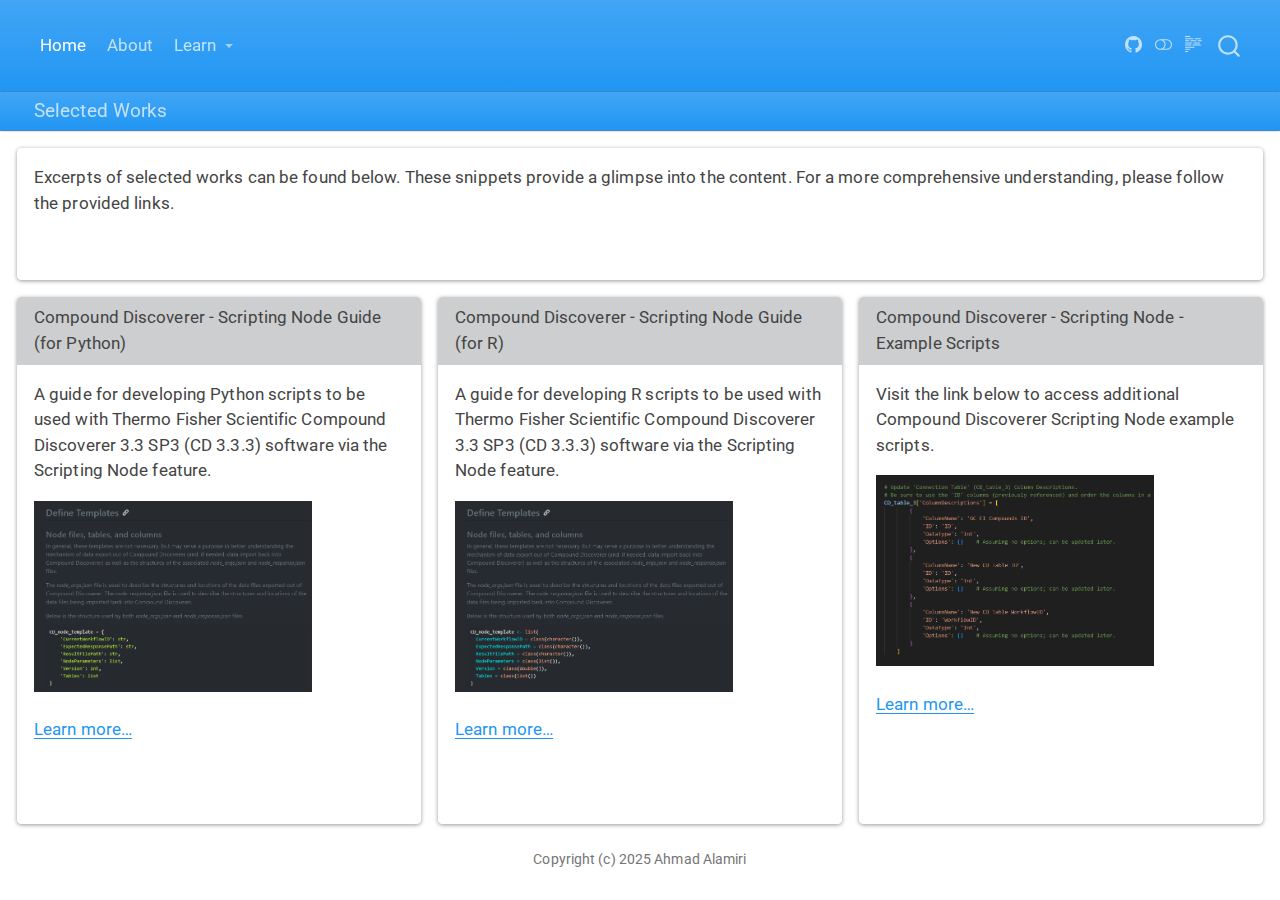
<file: docs/index.html>
<!DOCTYPE html>
<html xmlns="http://www.w3.org/1999/xhtml" lang="en" xml:lang="en"><head>

<meta name="google-site-verification" content="M3ITU7Uisu_8cHRiAd9KKjO9BqbdBeZu7ZvE_SuJwLo" />
<meta charset="utf-8">
<meta name="generator" content="quarto-1.6.40">

<meta name="viewport" content="width=device-width, initial-scale=1.0, user-scalable=yes">


<title>Selected Works – ahmadalamiri.github.io</title>
<style>
code{white-space: pre-wrap;}
span.smallcaps{font-variant: small-caps;}
div.columns{display: flex; gap: min(4vw, 1.5em);}
div.column{flex: auto; overflow-x: auto;}
div.hanging-indent{margin-left: 1.5em; text-indent: -1.5em;}
ul.task-list{list-style: none;}
ul.task-list li input[type="checkbox"] {
  width: 0.8em;
  margin: 0 0.8em 0.2em -1em; /* quarto-specific, see https://github.com/quarto-dev/quarto-cli/issues/4556 */ 
  vertical-align: middle;
}
</style>


<script src="site_libs/quarto-nav/quarto-nav.js"></script>
<script src="site_libs/quarto-nav/headroom.min.js"></script>
<script src="site_libs/clipboard/clipboard.min.js"></script>
<script src="site_libs/quarto-search/autocomplete.umd.js"></script>
<script src="site_libs/quarto-search/fuse.min.js"></script>
<script src="site_libs/quarto-search/quarto-search.js"></script>
<meta name="quarto:offset" content="./">
<script src="site_libs/quarto-html/quarto.js"></script>
<script src="site_libs/quarto-html/popper.min.js"></script>
<script src="site_libs/quarto-html/tippy.umd.min.js"></script>
<script src="site_libs/quarto-html/anchor.min.js"></script>
<link href="site_libs/quarto-html/tippy.css" rel="stylesheet">
<link href="site_libs/quarto-html/quarto-syntax-highlighting-549806ee2085284f45b00abea8c6df48.css" rel="stylesheet" class="quarto-color-scheme" id="quarto-text-highlighting-styles">
<link href="site_libs/quarto-html/quarto-syntax-highlighting-dark-8ea72dc5fed832574809a9c94082fbbb.css" rel="prefetch" class="quarto-color-scheme quarto-color-alternate" id="quarto-text-highlighting-styles">
<script src="site_libs/bootstrap/bootstrap.min.js"></script>
<link href="site_libs/bootstrap/bootstrap-icons.css" rel="stylesheet">
<link href="site_libs/bootstrap/bootstrap-5e0e4619244877d3681ad86eb47fbb02.min.css" rel="stylesheet" append-hash="true" class="quarto-color-scheme" id="quarto-bootstrap" data-mode="light">
<link href="site_libs/bootstrap/bootstrap-dark-e1a95413ce7875775f0026b5519a171c.min.css" rel="prefetch" append-hash="true" class="quarto-color-scheme quarto-color-alternate" id="quarto-bootstrap" data-mode="dark">
<script src="site_libs/quarto-dashboard/quarto-dashboard.js"></script>
<script src="site_libs/quarto-dashboard/stickythead.js"></script>
<script src="site_libs/quarto-dashboard/datatables.min.js" kdttablesentinel="true"></script>
<script src="site_libs/quarto-dashboard/pdfmake.min.js" kdttablesentinel="true"></script>
<script src="site_libs/quarto-dashboard/vfs_fonts.js" kdttablesentinel="true"></script>
<script src="site_libs/quarto-dashboard/web-components.js" type="module"></script>
<script src="site_libs/quarto-dashboard/components.js"></script>
<link href="site_libs/quarto-dashboard/datatables.min.css" rel="stylesheet" kdttablesentinel="true">
<script id="quarto-search-options" type="application/json">{
  "location": "navbar",
  "copy-button": false,
  "collapse-after": 3,
  "panel-placement": "end",
  "type": "overlay",
  "limit": 50,
  "keyboard-shortcut": [
    "f",
    "/",
    "s"
  ],
  "show-item-context": false,
  "language": {
    "search-no-results-text": "No results",
    "search-matching-documents-text": "matching documents",
    "search-copy-link-title": "Copy link to search",
    "search-hide-matches-text": "Hide additional matches",
    "search-more-match-text": "more match in this document",
    "search-more-matches-text": "more matches in this document",
    "search-clear-button-title": "Clear",
    "search-text-placeholder": "",
    "search-detached-cancel-button-title": "Cancel",
    "search-submit-button-title": "Submit",
    "search-label": "Search"
  }
}</script>


</head>

<body class="quarto-dashboard nav-fixed dashboard-fill fullcontent">


<div id="quarto-search-results"></div>
  <header id="quarto-header" class="headroom fixed-top">
    <nav class="navbar navbar-expand-lg " data-bs-theme="dark">
      <div class="navbar-container container-fluid">
            <div id="quarto-search" class="" title="Search"></div>
          <button class="navbar-toggler" type="button" data-bs-toggle="collapse" data-bs-target="#navbarCollapse" aria-controls="navbarCollapse" role="menu" aria-expanded="false" aria-label="Toggle navigation" onclick="if (window.quartoToggleHeadroom) { window.quartoToggleHeadroom(); }">
  <span class="navbar-toggler-icon"></span>
</button>
          <div class="collapse navbar-collapse" id="navbarCollapse">
            <ul class="navbar-nav navbar-nav-scroll me-auto">
  <li class="nav-item">
    <a class="nav-link active" href="./index.html" aria-current="page"> 
<span class="menu-text">Home</span></a>
  </li>  
  <li class="nav-item">
    <a class="nav-link" href="./about.html"> 
<span class="menu-text">About</span></a>
  </li>  
  <li class="nav-item dropdown ">
    <a class="nav-link dropdown-toggle" href="#" id="nav-menu-learn" role="link" data-bs-toggle="dropdown" aria-expanded="false">
 <span class="menu-text">Learn</span>
    </a>
    <ul class="dropdown-menu" aria-labelledby="nav-menu-learn">    
        <li>
    <a class="dropdown-item" href="https://ahmadalamiri.github.io/Compound-Discoverer/Scripting-Node/Scripting-Node-Guide-for-Python.html">
 <span class="dropdown-text">Compound Discoverer - Scripting Node Guide (for Python)</span></a>
  </li>  
        <li>
    <a class="dropdown-item" href="https://ahmadalamiri.github.io/Compound-Discoverer/Scripting-Node/Scripting-Node-Guide-for-R.html">
 <span class="dropdown-text">Compound Discoverer - Scripting Node Guide (for R)</span></a>
  </li>  
        <li>
    <a class="dropdown-item" href="https://github.com/AhmadAlamiri/Compound-Discoverer/tree/main/Scripting-Node">
 <span class="dropdown-text">Compound Discoverer - Scripting Node - Example Scripts</span></a>
  </li>  
    </ul>
  </li>
</ul>
          </div> <!-- /navcollapse -->
            <div class="quarto-navbar-tools tools-wide">
    <a href="https://github.com/ahmadalamiri" title="" class="quarto-navigation-tool px-1" aria-label=""><i class="bi bi-github"></i></a>
  <a href="" class="quarto-color-scheme-toggle quarto-navigation-tool  px-1" onclick="window.quartoToggleColorScheme(); return false;" title="Toggle dark mode"><i class="bi"></i></a>
  <a href="" class="quarto-reader-toggle quarto-navigation-tool px-1" onclick="window.quartoToggleReader(); return false;" title="Toggle reader mode">
  <div class="quarto-reader-toggle-btn">
  <i class="bi"></i>
  </div>
</a>
</div>
      </div> <!-- /container-fluid -->
    </nav>
<header id="quarto-dashboard-header">
<nav class="navbar navbar-expand-md slim" data-bs-theme="dark">
  <div class="navbar-container container-fluid">
    <button class="navbar-toggler hidden" type="button" data-bs-toggle="collapse" data-bs-target="#dashboard-collapse" aria-controls="dashboard-collapse" aria-expanded="false" aria-label="Toggle navigation">
      <span class="navbar-toggler-icon"></span>
    </button>    


    <div class="navbar-brand-container">       

      <div class="navbar-title">
        <div class="navbar-title-text"><a href="#">Selected Works</a></div>
        
        
      </div>
    </div>
</div>
</nav>
</header></header>
<!-- content -->
<div id="quarto-content" class="quarto-container page-layout-custom page-navbar quarto-dashboard-content bslib-gap-spacing html-fill-container bslib-page-fill">
<!-- sidebar -->
<!-- margin-sidebar -->
<!-- main -->

<div class="bslib-grid-item html-fill-item bslib-grid" data-layout="fill" style="display: grid; grid-template-rows: minmax(3em, 10fr) minmax(3em, 40fr); grid-auto-columns: minmax(0, 1fr);">
<div class="bslib-grid" style="display: grid; grid-template-columns: minmax(3em, 1fr);
grid-auto-rows: minmax(0, 1fr);">
<div class="card bslib-card html-fill-container" data-fill="false" data-bslib-card-init="" data-require-bs-caller="card()">
<div class="card-body html-fill-item html-fill-container">
<p>Excerpts of selected works can be found below. These snippets provide a glimpse into the content. For a more comprehensive understanding, please follow the provided links.</p>
</div>
<script data-bslib-card-init="">bslib.Card.initializeAllCards();</script></div>
</div>
<div class="bslib-grid" style="display: grid; grid-template-columns: minmax(3em, 1fr) minmax(3em, 1fr) minmax(3em, 1fr);
grid-auto-rows: minmax(0, 1fr);">
<div class="card bslib-card html-fill-container" data-title="Compound Discoverer - Scripting Node Guide (for Python)" data-bslib-card-init="" data-require-bs-caller="card()">
<div class="card-header"><div class="card-title"><span style="display: inline">
Compound Discoverer - Scripting Node Guide (for Python)
</span></div></div>
<div class="card-body html-fill-item html-fill-container">
<p>A guide for developing Python scripts to be used with Thermo Fisher Scientific Compound Discoverer 3.3 SP3 (CD 3.3.3) software via the Scripting Node feature.</p>
<a href="https://ahmadalamiri.github.io/Compound-Discoverer/Scripting-Node/Scripting-Node-Guide-for-Python.html"><img src="images/Pyimage.png" title="Compound Discoverer - Scripting Node Guide (for Python)" class="img-fluid" style="width:75.0%"></a>
<br>

<a href="https://ahmadalamiri.github.io/Compound-Discoverer/Scripting-Node/Scripting-Node-Guide-for-Python.html" title="Compound Discoverer - Scripting Node Guide (for Python)">Learn more…</a>
</div>
<script data-bslib-card-init="">bslib.Card.initializeAllCards();</script></div><div class="card bslib-card html-fill-container" data-title="Compound Discoverer - Scripting Node Guide (for R)" data-bslib-card-init="" data-require-bs-caller="card()">
<div class="card-header"><div class="card-title"><span style="display: inline">
Compound Discoverer - Scripting Node Guide (for R)
</span></div></div>
<div class="card-body html-fill-item html-fill-container">
<p>A guide for developing R scripts to be used with Thermo Fisher Scientific Compound Discoverer 3.3 SP3 (CD 3.3.3) software via the Scripting Node feature.</p>
<a href="https://ahmadalamiri.github.io/Compound-Discoverer/Scripting-Node/Scripting-Node-Guide-for-R.html"><img src="images/Rimage.png" title="Compound Discoverer - Scripting Node Guide (for R)" class="img-fluid" style="width:75.0%"></a>
<br>

<a href="https://ahmadalamiri.github.io/Compound-Discoverer/Scripting-Node/Scripting-Node-Guide-for-R.html" title="Compound Discoverer - Scripting Node Guide (for R)">Learn more…</a>
</div>
<script data-bslib-card-init="">bslib.Card.initializeAllCards();</script></div><div class="card bslib-card html-fill-container" data-title="Compound Discoverer - Scripting Node - Example Scripts" data-bslib-card-init="" data-require-bs-caller="card()">
<div class="card-header"><div class="card-title"><span style="display: inline">
Compound Discoverer - Scripting Node - Example Scripts
</span></div></div>
<div class="card-body html-fill-item html-fill-container">
<p>Visit the link below to access additional Compound Discoverer Scripting Node example scripts.</p>
<a href="https://github.com/AhmadAlamiri/Compound-Discoverer/tree/main/Scripting-Node"><img src="images/Example.png" title="Compound Discoverer - Scripting Node - Example Scripts" class="img-fluid" style="width:75.0%"></a>
<br>

<a href="https://github.com/AhmadAlamiri/Compound-Discoverer/tree/main/Scripting-Node" title="Compound Discoverer - Scripting Node - Example Scripts">Learn more…</a>
</div>
<script data-bslib-card-init="">bslib.Card.initializeAllCards();</script></div><div id="3ade8a4a-fb1d-4a6c-8409-ac45482d5fc9" class="hidden">

</div>
</div>
</div>


<script id="quarto-html-after-body" type="application/javascript">
window.document.addEventListener("DOMContentLoaded", function (event) {
  const toggleBodyColorMode = (bsSheetEl) => {
    const mode = bsSheetEl.getAttribute("data-mode");
    const bodyEl = window.document.querySelector("body");
    if (mode === "dark") {
      bodyEl.classList.add("quarto-dark");
      bodyEl.classList.remove("quarto-light");
    } else {
      bodyEl.classList.add("quarto-light");
      bodyEl.classList.remove("quarto-dark");
    }
  }
  const toggleBodyColorPrimary = () => {
    const bsSheetEl = window.document.querySelector("link#quarto-bootstrap");
    if (bsSheetEl) {
      toggleBodyColorMode(bsSheetEl);
    }
  }
  toggleBodyColorPrimary();  
  const disableStylesheet = (stylesheets) => {
    for (let i=0; i < stylesheets.length; i++) {
      const stylesheet = stylesheets[i];
      stylesheet.rel = 'prefetch';
    }
  }
  const enableStylesheet = (stylesheets) => {
    for (let i=0; i < stylesheets.length; i++) {
      const stylesheet = stylesheets[i];
      stylesheet.rel = 'stylesheet';
    }
  }
  const manageTransitions = (selector, allowTransitions) => {
    const els = window.document.querySelectorAll(selector);
    for (let i=0; i < els.length; i++) {
      const el = els[i];
      if (allowTransitions) {
        el.classList.remove('notransition');
      } else {
        el.classList.add('notransition');
      }
    }
  }
  const toggleGiscusIfUsed = (isAlternate, darkModeDefault) => {
    const baseTheme = document.querySelector('#giscus-base-theme')?.value ?? 'light';
    const alternateTheme = document.querySelector('#giscus-alt-theme')?.value ?? 'dark';
    let newTheme = '';
    if(darkModeDefault) {
      newTheme = isAlternate ? baseTheme : alternateTheme;
    } else {
      newTheme = isAlternate ? alternateTheme : baseTheme;
    }
    const changeGiscusTheme = () => {
      // From: https://github.com/giscus/giscus/issues/336
      const sendMessage = (message) => {
        const iframe = document.querySelector('iframe.giscus-frame');
        if (!iframe) return;
        iframe.contentWindow.postMessage({ giscus: message }, 'https://giscus.app');
      }
      sendMessage({
        setConfig: {
          theme: newTheme
        }
      });
    }
    const isGiscussLoaded = window.document.querySelector('iframe.giscus-frame') !== null;
    if (isGiscussLoaded) {
      changeGiscusTheme();
    }
  }
  const toggleColorMode = (alternate) => {
    // Switch the stylesheets
    const alternateStylesheets = window.document.querySelectorAll('link.quarto-color-scheme.quarto-color-alternate');
    manageTransitions('#quarto-margin-sidebar .nav-link', false);
    if (alternate) {
      enableStylesheet(alternateStylesheets);
      for (const sheetNode of alternateStylesheets) {
        if (sheetNode.id === "quarto-bootstrap") {
          toggleBodyColorMode(sheetNode);
        }
      }
    } else {
      disableStylesheet(alternateStylesheets);
      toggleBodyColorPrimary();
    }
    manageTransitions('#quarto-margin-sidebar .nav-link', true);
    // Switch the toggles
    const toggles = window.document.querySelectorAll('.quarto-color-scheme-toggle');
    for (let i=0; i < toggles.length; i++) {
      const toggle = toggles[i];
      if (toggle) {
        if (alternate) {
          toggle.classList.add("alternate");     
        } else {
          toggle.classList.remove("alternate");
        }
      }
    }
    // Hack to workaround the fact that safari doesn't
    // properly recolor the scrollbar when toggling (#1455)
    if (navigator.userAgent.indexOf('Safari') > 0 && navigator.userAgent.indexOf('Chrome') == -1) {
      manageTransitions("body", false);
      window.scrollTo(0, 1);
      setTimeout(() => {
        window.scrollTo(0, 0);
        manageTransitions("body", true);
      }, 40);  
    }
  }
  const isFileUrl = () => { 
    return window.location.protocol === 'file:';
  }
  const hasAlternateSentinel = () => {  
    let styleSentinel = getColorSchemeSentinel();
    if (styleSentinel !== null) {
      return styleSentinel === "alternate";
    } else {
      return false;
    }
  }
  const setStyleSentinel = (alternate) => {
    const value = alternate ? "alternate" : "default";
    if (!isFileUrl()) {
      window.localStorage.setItem("quarto-color-scheme", value);
    } else {
      localAlternateSentinel = value;
    }
  }
  const getColorSchemeSentinel = () => {
    if (!isFileUrl()) {
      const storageValue = window.localStorage.getItem("quarto-color-scheme");
      return storageValue != null ? storageValue : localAlternateSentinel;
    } else {
      return localAlternateSentinel;
    }
  }
  const darkModeDefault = false;
  let localAlternateSentinel = darkModeDefault ? 'alternate' : 'default';
  // Dark / light mode switch
  window.quartoToggleColorScheme = () => {
    // Read the current dark / light value 
    let toAlternate = !hasAlternateSentinel();
    toggleColorMode(toAlternate);
    setStyleSentinel(toAlternate);
    toggleGiscusIfUsed(toAlternate, darkModeDefault);
  };
  // Ensure there is a toggle, if there isn't float one in the top right
  if (window.document.querySelector('.quarto-color-scheme-toggle') === null) {
    const a = window.document.createElement('a');
    a.classList.add('top-right');
    a.classList.add('quarto-color-scheme-toggle');
    a.href = "";
    a.onclick = function() { try { window.quartoToggleColorScheme(); } catch {} return false; };
    const i = window.document.createElement("i");
    i.classList.add('bi');
    a.appendChild(i);
    window.document.body.appendChild(a);
  }
  // Switch to dark mode if need be
  if (hasAlternateSentinel()) {
    toggleColorMode(true);
  } else {
    toggleColorMode(false);
  }
  const icon = "";
  const anchorJS = new window.AnchorJS();
  anchorJS.options = {
    placement: 'right',
    icon: icon
  };
  anchorJS.add('.anchored');
  const isCodeAnnotation = (el) => {
    for (const clz of el.classList) {
      if (clz.startsWith('code-annotation-')) {                     
        return true;
      }
    }
    return false;
  }
  const onCopySuccess = function(e) {
    // button target
    const button = e.trigger;
    // don't keep focus
    button.blur();
    // flash "checked"
    button.classList.add('code-copy-button-checked');
    var currentTitle = button.getAttribute("title");
    button.setAttribute("title", "Copied!");
    let tooltip;
    if (window.bootstrap) {
      button.setAttribute("data-bs-toggle", "tooltip");
      button.setAttribute("data-bs-placement", "left");
      button.setAttribute("data-bs-title", "Copied!");
      tooltip = new bootstrap.Tooltip(button, 
        { trigger: "manual", 
          customClass: "code-copy-button-tooltip",
          offset: [0, -8]});
      tooltip.show();    
    }
    setTimeout(function() {
      if (tooltip) {
        tooltip.hide();
        button.removeAttribute("data-bs-title");
        button.removeAttribute("data-bs-toggle");
        button.removeAttribute("data-bs-placement");
      }
      button.setAttribute("title", currentTitle);
      button.classList.remove('code-copy-button-checked');
    }, 1000);
    // clear code selection
    e.clearSelection();
  }
  const getTextToCopy = function(trigger) {
      const codeEl = trigger.previousElementSibling.cloneNode(true);
      for (const childEl of codeEl.children) {
        if (isCodeAnnotation(childEl)) {
          childEl.remove();
        }
      }
      return codeEl.innerText;
  }
  const clipboard = new window.ClipboardJS('.code-copy-button:not([data-in-quarto-modal])', {
    text: getTextToCopy
  });
  clipboard.on('success', onCopySuccess);
  if (window.document.getElementById('quarto-embedded-source-code-modal')) {
    const clipboardModal = new window.ClipboardJS('.code-copy-button[data-in-quarto-modal]', {
      text: getTextToCopy,
      container: window.document.getElementById('quarto-embedded-source-code-modal')
    });
    clipboardModal.on('success', onCopySuccess);
  }
    var localhostRegex = new RegExp(/^(?:http|https):\/\/localhost\:?[0-9]*\//);
    var mailtoRegex = new RegExp(/^mailto:/);
      var filterRegex = new RegExp('/' + window.location.host + '/');
    var isInternal = (href) => {
        return filterRegex.test(href) || localhostRegex.test(href) || mailtoRegex.test(href);
    }
    // Inspect non-navigation links and adorn them if external
 	var links = window.document.querySelectorAll('a[href]:not(.nav-link):not(.navbar-brand):not(.toc-action):not(.sidebar-link):not(.sidebar-item-toggle):not(.pagination-link):not(.no-external):not([aria-hidden]):not(.dropdown-item):not(.quarto-navigation-tool):not(.about-link)');
    for (var i=0; i<links.length; i++) {
      const link = links[i];
      if (!isInternal(link.href)) {
        // undo the damage that might have been done by quarto-nav.js in the case of
        // links that we want to consider external
        if (link.dataset.originalHref !== undefined) {
          link.href = link.dataset.originalHref;
        }
      }
    }
  function tippyHover(el, contentFn, onTriggerFn, onUntriggerFn) {
    const config = {
      allowHTML: true,
      maxWidth: 500,
      delay: 100,
      arrow: false,
      appendTo: function(el) {
          return el.parentElement;
      },
      interactive: true,
      interactiveBorder: 10,
      theme: 'quarto',
      placement: 'bottom-start',
    };
    if (contentFn) {
      config.content = contentFn;
    }
    if (onTriggerFn) {
      config.onTrigger = onTriggerFn;
    }
    if (onUntriggerFn) {
      config.onUntrigger = onUntriggerFn;
    }
    window.tippy(el, config); 
  }
  const noterefs = window.document.querySelectorAll('a[role="doc-noteref"]');
  for (var i=0; i<noterefs.length; i++) {
    const ref = noterefs[i];
    tippyHover(ref, function() {
      // use id or data attribute instead here
      let href = ref.getAttribute('data-footnote-href') || ref.getAttribute('href');
      try { href = new URL(href).hash; } catch {}
      const id = href.replace(/^#\/?/, "");
      const note = window.document.getElementById(id);
      if (note) {
        return note.innerHTML;
      } else {
        return "";
      }
    });
  }
  const xrefs = window.document.querySelectorAll('a.quarto-xref');
  const processXRef = (id, note) => {
    // Strip column container classes
    const stripColumnClz = (el) => {
      el.classList.remove("page-full", "page-columns");
      if (el.children) {
        for (const child of el.children) {
          stripColumnClz(child);
        }
      }
    }
    stripColumnClz(note)
    if (id === null || id.startsWith('sec-')) {
      // Special case sections, only their first couple elements
      const container = document.createElement("div");
      if (note.children && note.children.length > 2) {
        container.appendChild(note.children[0].cloneNode(true));
        for (let i = 1; i < note.children.length; i++) {
          const child = note.children[i];
          if (child.tagName === "P" && child.innerText === "") {
            continue;
          } else {
            container.appendChild(child.cloneNode(true));
            break;
          }
        }
        if (window.Quarto?.typesetMath) {
          window.Quarto.typesetMath(container);
        }
        return container.innerHTML
      } else {
        if (window.Quarto?.typesetMath) {
          window.Quarto.typesetMath(note);
        }
        return note.innerHTML;
      }
    } else {
      // Remove any anchor links if they are present
      const anchorLink = note.querySelector('a.anchorjs-link');
      if (anchorLink) {
        anchorLink.remove();
      }
      if (window.Quarto?.typesetMath) {
        window.Quarto.typesetMath(note);
      }
      if (note.classList.contains("callout")) {
        return note.outerHTML;
      } else {
        return note.innerHTML;
      }
    }
  }
  for (var i=0; i<xrefs.length; i++) {
    const xref = xrefs[i];
    tippyHover(xref, undefined, function(instance) {
      instance.disable();
      let url = xref.getAttribute('href');
      let hash = undefined; 
      if (url.startsWith('#')) {
        hash = url;
      } else {
        try { hash = new URL(url).hash; } catch {}
      }
      if (hash) {
        const id = hash.replace(/^#\/?/, "");
        const note = window.document.getElementById(id);
        if (note !== null) {
          try {
            const html = processXRef(id, note.cloneNode(true));
            instance.setContent(html);
          } finally {
            instance.enable();
            instance.show();
          }
        } else {
          // See if we can fetch this
          fetch(url.split('#')[0])
          .then(res => res.text())
          .then(html => {
            const parser = new DOMParser();
            const htmlDoc = parser.parseFromString(html, "text/html");
            const note = htmlDoc.getElementById(id);
            if (note !== null) {
              const html = processXRef(id, note);
              instance.setContent(html);
            } 
          }).finally(() => {
            instance.enable();
            instance.show();
          });
        }
      } else {
        // See if we can fetch a full url (with no hash to target)
        // This is a special case and we should probably do some content thinning / targeting
        fetch(url)
        .then(res => res.text())
        .then(html => {
          const parser = new DOMParser();
          const htmlDoc = parser.parseFromString(html, "text/html");
          const note = htmlDoc.querySelector('main.content');
          if (note !== null) {
            // This should only happen for chapter cross references
            // (since there is no id in the URL)
            // remove the first header
            if (note.children.length > 0 && note.children[0].tagName === "HEADER") {
              note.children[0].remove();
            }
            const html = processXRef(null, note);
            instance.setContent(html);
          } 
        }).finally(() => {
          instance.enable();
          instance.show();
        });
      }
    }, function(instance) {
    });
  }
      let selectedAnnoteEl;
      const selectorForAnnotation = ( cell, annotation) => {
        let cellAttr = 'data-code-cell="' + cell + '"';
        let lineAttr = 'data-code-annotation="' +  annotation + '"';
        const selector = 'span[' + cellAttr + '][' + lineAttr + ']';
        return selector;
      }
      const selectCodeLines = (annoteEl) => {
        const doc = window.document;
        const targetCell = annoteEl.getAttribute("data-target-cell");
        const targetAnnotation = annoteEl.getAttribute("data-target-annotation");
        const annoteSpan = window.document.querySelector(selectorForAnnotation(targetCell, targetAnnotation));
        const lines = annoteSpan.getAttribute("data-code-lines").split(",");
        const lineIds = lines.map((line) => {
          return targetCell + "-" + line;
        })
        let top = null;
        let height = null;
        let parent = null;
        if (lineIds.length > 0) {
            //compute the position of the single el (top and bottom and make a div)
            const el = window.document.getElementById(lineIds[0]);
            top = el.offsetTop;
            height = el.offsetHeight;
            parent = el.parentElement.parentElement;
          if (lineIds.length > 1) {
            const lastEl = window.document.getElementById(lineIds[lineIds.length - 1]);
            const bottom = lastEl.offsetTop + lastEl.offsetHeight;
            height = bottom - top;
          }
          if (top !== null && height !== null && parent !== null) {
            // cook up a div (if necessary) and position it 
            let div = window.document.getElementById("code-annotation-line-highlight");
            if (div === null) {
              div = window.document.createElement("div");
              div.setAttribute("id", "code-annotation-line-highlight");
              div.style.position = 'absolute';
              parent.appendChild(div);
            }
            div.style.top = top - 2 + "px";
            div.style.height = height + 4 + "px";
            div.style.left = 0;
            let gutterDiv = window.document.getElementById("code-annotation-line-highlight-gutter");
            if (gutterDiv === null) {
              gutterDiv = window.document.createElement("div");
              gutterDiv.setAttribute("id", "code-annotation-line-highlight-gutter");
              gutterDiv.style.position = 'absolute';
              const codeCell = window.document.getElementById(targetCell);
              const gutter = codeCell.querySelector('.code-annotation-gutter');
              gutter.appendChild(gutterDiv);
            }
            gutterDiv.style.top = top - 2 + "px";
            gutterDiv.style.height = height + 4 + "px";
          }
          selectedAnnoteEl = annoteEl;
        }
      };
      const unselectCodeLines = () => {
        const elementsIds = ["code-annotation-line-highlight", "code-annotation-line-highlight-gutter"];
        elementsIds.forEach((elId) => {
          const div = window.document.getElementById(elId);
          if (div) {
            div.remove();
          }
        });
        selectedAnnoteEl = undefined;
      };
        // Handle positioning of the toggle
    window.addEventListener(
      "resize",
      throttle(() => {
        elRect = undefined;
        if (selectedAnnoteEl) {
          selectCodeLines(selectedAnnoteEl);
        }
      }, 10)
    );
    function throttle(fn, ms) {
    let throttle = false;
    let timer;
      return (...args) => {
        if(!throttle) { // first call gets through
            fn.apply(this, args);
            throttle = true;
        } else { // all the others get throttled
            if(timer) clearTimeout(timer); // cancel #2
            timer = setTimeout(() => {
              fn.apply(this, args);
              timer = throttle = false;
            }, ms);
        }
      };
    }
      // Attach click handler to the DT
      const annoteDls = window.document.querySelectorAll('dt[data-target-cell]');
      for (const annoteDlNode of annoteDls) {
        annoteDlNode.addEventListener('click', (event) => {
          const clickedEl = event.target;
          if (clickedEl !== selectedAnnoteEl) {
            unselectCodeLines();
            const activeEl = window.document.querySelector('dt[data-target-cell].code-annotation-active');
            if (activeEl) {
              activeEl.classList.remove('code-annotation-active');
            }
            selectCodeLines(clickedEl);
            clickedEl.classList.add('code-annotation-active');
          } else {
            // Unselect the line
            unselectCodeLines();
            clickedEl.classList.remove('code-annotation-active');
          }
        });
      }
  const findCites = (el) => {
    const parentEl = el.parentElement;
    if (parentEl) {
      const cites = parentEl.dataset.cites;
      if (cites) {
        return {
          el,
          cites: cites.split(' ')
        };
      } else {
        return findCites(el.parentElement)
      }
    } else {
      return undefined;
    }
  };
  var bibliorefs = window.document.querySelectorAll('a[role="doc-biblioref"]');
  for (var i=0; i<bibliorefs.length; i++) {
    const ref = bibliorefs[i];
    const citeInfo = findCites(ref);
    if (citeInfo) {
      tippyHover(citeInfo.el, function() {
        var popup = window.document.createElement('div');
        citeInfo.cites.forEach(function(cite) {
          var citeDiv = window.document.createElement('div');
          citeDiv.classList.add('hanging-indent');
          citeDiv.classList.add('csl-entry');
          var biblioDiv = window.document.getElementById('ref-' + cite);
          if (biblioDiv) {
            citeDiv.innerHTML = biblioDiv.innerHTML;
          }
          popup.appendChild(citeDiv);
        });
        return popup.innerHTML;
      });
    }
  }
});
</script>
</div> <!-- /content -->
<footer class="footer">
  <div class="nav-footer">
    <div class="nav-footer-left">
      &nbsp;
    </div>   
    <div class="nav-footer-center">
<p>Copyright (c) 2025 Ahmad Alamiri</p>
</div>
    <div class="nav-footer-right">
      &nbsp;
    </div>
  </div>
</footer>

<script type="application/javascript">
window.document.addEventListener("DOMContentLoaded", function (_event) {
  if (window.bslib.Card) {
    window.bslib.Card.initializeAllCards();
  }
}); 
</script>
  



</body></html>
</file>
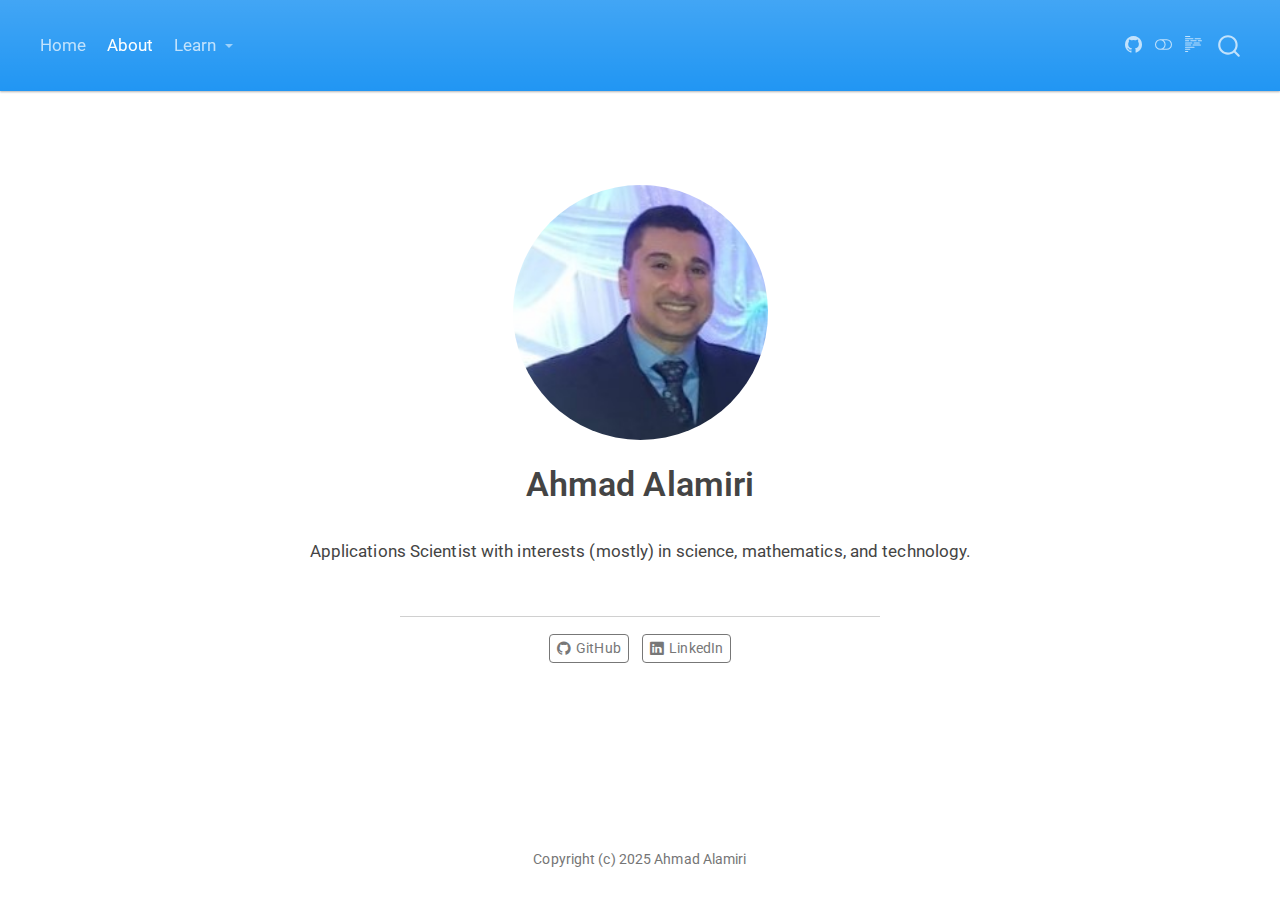
<file: docs/about.html>
<!DOCTYPE html>
<html xmlns="http://www.w3.org/1999/xhtml" lang="en" xml:lang="en"><head>

<meta charset="utf-8">
<meta name="generator" content="quarto-1.6.40">

<meta name="viewport" content="width=device-width, initial-scale=1.0, user-scalable=yes">


<title>Ahmad Alamiri – ahmadalamiri.github.io</title>
<style>
code{white-space: pre-wrap;}
span.smallcaps{font-variant: small-caps;}
div.columns{display: flex; gap: min(4vw, 1.5em);}
div.column{flex: auto; overflow-x: auto;}
div.hanging-indent{margin-left: 1.5em; text-indent: -1.5em;}
ul.task-list{list-style: none;}
ul.task-list li input[type="checkbox"] {
  width: 0.8em;
  margin: 0 0.8em 0.2em -1em; /* quarto-specific, see https://github.com/quarto-dev/quarto-cli/issues/4556 */ 
  vertical-align: middle;
}
</style>


<script src="site_libs/quarto-nav/quarto-nav.js"></script>
<script src="site_libs/quarto-nav/headroom.min.js"></script>
<script src="site_libs/clipboard/clipboard.min.js"></script>
<script src="site_libs/quarto-search/autocomplete.umd.js"></script>
<script src="site_libs/quarto-search/fuse.min.js"></script>
<script src="site_libs/quarto-search/quarto-search.js"></script>
<meta name="quarto:offset" content="./">
<script src="site_libs/quarto-html/quarto.js"></script>
<script src="site_libs/quarto-html/popper.min.js"></script>
<script src="site_libs/quarto-html/tippy.umd.min.js"></script>
<link href="site_libs/quarto-html/tippy.css" rel="stylesheet">
<link href="site_libs/quarto-html/quarto-syntax-highlighting-549806ee2085284f45b00abea8c6df48.css" rel="stylesheet" class="quarto-color-scheme" id="quarto-text-highlighting-styles">
<link href="site_libs/quarto-html/quarto-syntax-highlighting-dark-8ea72dc5fed832574809a9c94082fbbb.css" rel="prefetch" class="quarto-color-scheme quarto-color-alternate" id="quarto-text-highlighting-styles">
<script src="site_libs/bootstrap/bootstrap.min.js"></script>
<link href="site_libs/bootstrap/bootstrap-icons.css" rel="stylesheet">
<link href="site_libs/bootstrap/bootstrap-5e0e4619244877d3681ad86eb47fbb02.min.css" rel="stylesheet" append-hash="true" class="quarto-color-scheme" id="quarto-bootstrap" data-mode="light">
<link href="site_libs/bootstrap/bootstrap-dark-e1a95413ce7875775f0026b5519a171c.min.css" rel="prefetch" append-hash="true" class="quarto-color-scheme quarto-color-alternate" id="quarto-bootstrap" data-mode="dark">
<script id="quarto-search-options" type="application/json">{
  "location": "navbar",
  "copy-button": false,
  "collapse-after": 3,
  "panel-placement": "end",
  "type": "overlay",
  "limit": 50,
  "keyboard-shortcut": [
    "f",
    "/",
    "s"
  ],
  "show-item-context": false,
  "language": {
    "search-no-results-text": "No results",
    "search-matching-documents-text": "matching documents",
    "search-copy-link-title": "Copy link to search",
    "search-hide-matches-text": "Hide additional matches",
    "search-more-match-text": "more match in this document",
    "search-more-matches-text": "more matches in this document",
    "search-clear-button-title": "Clear",
    "search-text-placeholder": "",
    "search-detached-cancel-button-title": "Cancel",
    "search-submit-button-title": "Submit",
    "search-label": "Search"
  }
}</script>


<link rel="stylesheet" href="styles.css">
</head>

<body class="nav-fixed fullcontent">

<div id="quarto-search-results"></div>
  <header id="quarto-header" class="headroom fixed-top">
    <nav class="navbar navbar-expand-lg " data-bs-theme="dark">
      <div class="navbar-container container-fluid">
            <div id="quarto-search" class="" title="Search"></div>
          <button class="navbar-toggler" type="button" data-bs-toggle="collapse" data-bs-target="#navbarCollapse" aria-controls="navbarCollapse" role="menu" aria-expanded="false" aria-label="Toggle navigation" onclick="if (window.quartoToggleHeadroom) { window.quartoToggleHeadroom(); }">
  <span class="navbar-toggler-icon"></span>
</button>
          <div class="collapse navbar-collapse" id="navbarCollapse">
            <ul class="navbar-nav navbar-nav-scroll me-auto">
  <li class="nav-item">
    <a class="nav-link" href="./index.html"> 
<span class="menu-text">Home</span></a>
  </li>  
  <li class="nav-item">
    <a class="nav-link active" href="./about.html" aria-current="page"> 
<span class="menu-text">About</span></a>
  </li>  
  <li class="nav-item dropdown ">
    <a class="nav-link dropdown-toggle" href="#" id="nav-menu-learn" role="link" data-bs-toggle="dropdown" aria-expanded="false">
 <span class="menu-text">Learn</span>
    </a>
    <ul class="dropdown-menu" aria-labelledby="nav-menu-learn">    
        <li>
    <a class="dropdown-item" href="https://ahmadalamiri.github.io/Compound-Discoverer/Scripting-Node/Scripting-Node-Guide-for-Python.html">
 <span class="dropdown-text">Compound Discoverer - Scripting Node Guide (for Python)</span></a>
  </li>  
        <li>
    <a class="dropdown-item" href="https://ahmadalamiri.github.io/Compound-Discoverer/Scripting-Node/Scripting-Node-Guide-for-R.html">
 <span class="dropdown-text">Compound Discoverer - Scripting Node Guide (for R)</span></a>
  </li>  
        <li>
    <a class="dropdown-item" href="https://github.com/AhmadAlamiri/Compound-Discoverer/tree/main/Scripting-Node">
 <span class="dropdown-text">Compound Discoverer - Scripting Node - Example Scripts</span></a>
  </li>  
    </ul>
  </li>
</ul>
          </div> <!-- /navcollapse -->
            <div class="quarto-navbar-tools tools-wide">
    <a href="https://github.com/ahmadalamiri" title="" class="quarto-navigation-tool px-1" aria-label=""><i class="bi bi-github"></i></a>
  <a href="" class="quarto-color-scheme-toggle quarto-navigation-tool  px-1" onclick="window.quartoToggleColorScheme(); return false;" title="Toggle dark mode"><i class="bi"></i></a>
  <a href="" class="quarto-reader-toggle quarto-navigation-tool px-1" onclick="window.quartoToggleReader(); return false;" title="Toggle reader mode">
  <div class="quarto-reader-toggle-btn">
  <i class="bi"></i>
  </div>
</a>
</div>
      </div> <!-- /container-fluid -->
    </nav>
</header>
<!-- content -->
<div id="quarto-content" class="quarto-container page-columns page-rows-contents page-layout-article page-navbar">
<!-- sidebar -->
<!-- margin-sidebar -->
    
<!-- main -->
<div class="quarto-about-jolla">
  <img src="images\about.JPG" class="about-image
  round " style="height: 15em; width: 15em;">
 <header id="title-block-header" class="quarto-title-block default">
<div class="quarto-title">
<h1 class="title">Ahmad Alamiri</h1>
</div>
<div class="quarto-title-meta">
  </div>
</header><main class="content" id="quarto-document-content">
<p>Applications Scientist with interests (mostly) in science, mathematics, and technology.</p>


</main> 
  <hr class="about-sep">
   <div class="about-links">
  <a href="https://github.com/AhmadAlamiri" class="about-link" rel="" target="">
    <i class="bi bi-github"></i>
     <span class="about-link-text">GitHub</span>
  </a>
  <a href="https://www.linkedin.com/in/ahmad-alamiri-5470897/" class="about-link" rel="" target="">
    <i class="bi bi-linkedin"></i>
     <span class="about-link-text">LinkedIn</span>
  </a>
</div>
</div>
 <!-- /main -->
<script id="quarto-html-after-body" type="application/javascript">
window.document.addEventListener("DOMContentLoaded", function (event) {
  const toggleBodyColorMode = (bsSheetEl) => {
    const mode = bsSheetEl.getAttribute("data-mode");
    const bodyEl = window.document.querySelector("body");
    if (mode === "dark") {
      bodyEl.classList.add("quarto-dark");
      bodyEl.classList.remove("quarto-light");
    } else {
      bodyEl.classList.add("quarto-light");
      bodyEl.classList.remove("quarto-dark");
    }
  }
  const toggleBodyColorPrimary = () => {
    const bsSheetEl = window.document.querySelector("link#quarto-bootstrap");
    if (bsSheetEl) {
      toggleBodyColorMode(bsSheetEl);
    }
  }
  toggleBodyColorPrimary();  
  const disableStylesheet = (stylesheets) => {
    for (let i=0; i < stylesheets.length; i++) {
      const stylesheet = stylesheets[i];
      stylesheet.rel = 'prefetch';
    }
  }
  const enableStylesheet = (stylesheets) => {
    for (let i=0; i < stylesheets.length; i++) {
      const stylesheet = stylesheets[i];
      stylesheet.rel = 'stylesheet';
    }
  }
  const manageTransitions = (selector, allowTransitions) => {
    const els = window.document.querySelectorAll(selector);
    for (let i=0; i < els.length; i++) {
      const el = els[i];
      if (allowTransitions) {
        el.classList.remove('notransition');
      } else {
        el.classList.add('notransition');
      }
    }
  }
  const toggleGiscusIfUsed = (isAlternate, darkModeDefault) => {
    const baseTheme = document.querySelector('#giscus-base-theme')?.value ?? 'light';
    const alternateTheme = document.querySelector('#giscus-alt-theme')?.value ?? 'dark';
    let newTheme = '';
    if(darkModeDefault) {
      newTheme = isAlternate ? baseTheme : alternateTheme;
    } else {
      newTheme = isAlternate ? alternateTheme : baseTheme;
    }
    const changeGiscusTheme = () => {
      // From: https://github.com/giscus/giscus/issues/336
      const sendMessage = (message) => {
        const iframe = document.querySelector('iframe.giscus-frame');
        if (!iframe) return;
        iframe.contentWindow.postMessage({ giscus: message }, 'https://giscus.app');
      }
      sendMessage({
        setConfig: {
          theme: newTheme
        }
      });
    }
    const isGiscussLoaded = window.document.querySelector('iframe.giscus-frame') !== null;
    if (isGiscussLoaded) {
      changeGiscusTheme();
    }
  }
  const toggleColorMode = (alternate) => {
    // Switch the stylesheets
    const alternateStylesheets = window.document.querySelectorAll('link.quarto-color-scheme.quarto-color-alternate');
    manageTransitions('#quarto-margin-sidebar .nav-link', false);
    if (alternate) {
      enableStylesheet(alternateStylesheets);
      for (const sheetNode of alternateStylesheets) {
        if (sheetNode.id === "quarto-bootstrap") {
          toggleBodyColorMode(sheetNode);
        }
      }
    } else {
      disableStylesheet(alternateStylesheets);
      toggleBodyColorPrimary();
    }
    manageTransitions('#quarto-margin-sidebar .nav-link', true);
    // Switch the toggles
    const toggles = window.document.querySelectorAll('.quarto-color-scheme-toggle');
    for (let i=0; i < toggles.length; i++) {
      const toggle = toggles[i];
      if (toggle) {
        if (alternate) {
          toggle.classList.add("alternate");     
        } else {
          toggle.classList.remove("alternate");
        }
      }
    }
    // Hack to workaround the fact that safari doesn't
    // properly recolor the scrollbar when toggling (#1455)
    if (navigator.userAgent.indexOf('Safari') > 0 && navigator.userAgent.indexOf('Chrome') == -1) {
      manageTransitions("body", false);
      window.scrollTo(0, 1);
      setTimeout(() => {
        window.scrollTo(0, 0);
        manageTransitions("body", true);
      }, 40);  
    }
  }
  const isFileUrl = () => { 
    return window.location.protocol === 'file:';
  }
  const hasAlternateSentinel = () => {  
    let styleSentinel = getColorSchemeSentinel();
    if (styleSentinel !== null) {
      return styleSentinel === "alternate";
    } else {
      return false;
    }
  }
  const setStyleSentinel = (alternate) => {
    const value = alternate ? "alternate" : "default";
    if (!isFileUrl()) {
      window.localStorage.setItem("quarto-color-scheme", value);
    } else {
      localAlternateSentinel = value;
    }
  }
  const getColorSchemeSentinel = () => {
    if (!isFileUrl()) {
      const storageValue = window.localStorage.getItem("quarto-color-scheme");
      return storageValue != null ? storageValue : localAlternateSentinel;
    } else {
      return localAlternateSentinel;
    }
  }
  const darkModeDefault = false;
  let localAlternateSentinel = darkModeDefault ? 'alternate' : 'default';
  // Dark / light mode switch
  window.quartoToggleColorScheme = () => {
    // Read the current dark / light value 
    let toAlternate = !hasAlternateSentinel();
    toggleColorMode(toAlternate);
    setStyleSentinel(toAlternate);
    toggleGiscusIfUsed(toAlternate, darkModeDefault);
  };
  // Ensure there is a toggle, if there isn't float one in the top right
  if (window.document.querySelector('.quarto-color-scheme-toggle') === null) {
    const a = window.document.createElement('a');
    a.classList.add('top-right');
    a.classList.add('quarto-color-scheme-toggle');
    a.href = "";
    a.onclick = function() { try { window.quartoToggleColorScheme(); } catch {} return false; };
    const i = window.document.createElement("i");
    i.classList.add('bi');
    a.appendChild(i);
    window.document.body.appendChild(a);
  }
  // Switch to dark mode if need be
  if (hasAlternateSentinel()) {
    toggleColorMode(true);
  } else {
    toggleColorMode(false);
  }
  const isCodeAnnotation = (el) => {
    for (const clz of el.classList) {
      if (clz.startsWith('code-annotation-')) {                     
        return true;
      }
    }
    return false;
  }
  const onCopySuccess = function(e) {
    // button target
    const button = e.trigger;
    // don't keep focus
    button.blur();
    // flash "checked"
    button.classList.add('code-copy-button-checked');
    var currentTitle = button.getAttribute("title");
    button.setAttribute("title", "Copied!");
    let tooltip;
    if (window.bootstrap) {
      button.setAttribute("data-bs-toggle", "tooltip");
      button.setAttribute("data-bs-placement", "left");
      button.setAttribute("data-bs-title", "Copied!");
      tooltip = new bootstrap.Tooltip(button, 
        { trigger: "manual", 
          customClass: "code-copy-button-tooltip",
          offset: [0, -8]});
      tooltip.show();    
    }
    setTimeout(function() {
      if (tooltip) {
        tooltip.hide();
        button.removeAttribute("data-bs-title");
        button.removeAttribute("data-bs-toggle");
        button.removeAttribute("data-bs-placement");
      }
      button.setAttribute("title", currentTitle);
      button.classList.remove('code-copy-button-checked');
    }, 1000);
    // clear code selection
    e.clearSelection();
  }
  const getTextToCopy = function(trigger) {
      const codeEl = trigger.previousElementSibling.cloneNode(true);
      for (const childEl of codeEl.children) {
        if (isCodeAnnotation(childEl)) {
          childEl.remove();
        }
      }
      return codeEl.innerText;
  }
  const clipboard = new window.ClipboardJS('.code-copy-button:not([data-in-quarto-modal])', {
    text: getTextToCopy
  });
  clipboard.on('success', onCopySuccess);
  if (window.document.getElementById('quarto-embedded-source-code-modal')) {
    const clipboardModal = new window.ClipboardJS('.code-copy-button[data-in-quarto-modal]', {
      text: getTextToCopy,
      container: window.document.getElementById('quarto-embedded-source-code-modal')
    });
    clipboardModal.on('success', onCopySuccess);
  }
    var localhostRegex = new RegExp(/^(?:http|https):\/\/localhost\:?[0-9]*\//);
    var mailtoRegex = new RegExp(/^mailto:/);
      var filterRegex = new RegExp('/' + window.location.host + '/');
    var isInternal = (href) => {
        return filterRegex.test(href) || localhostRegex.test(href) || mailtoRegex.test(href);
    }
    // Inspect non-navigation links and adorn them if external
 	var links = window.document.querySelectorAll('a[href]:not(.nav-link):not(.navbar-brand):not(.toc-action):not(.sidebar-link):not(.sidebar-item-toggle):not(.pagination-link):not(.no-external):not([aria-hidden]):not(.dropdown-item):not(.quarto-navigation-tool):not(.about-link)');
    for (var i=0; i<links.length; i++) {
      const link = links[i];
      if (!isInternal(link.href)) {
        // undo the damage that might have been done by quarto-nav.js in the case of
        // links that we want to consider external
        if (link.dataset.originalHref !== undefined) {
          link.href = link.dataset.originalHref;
        }
      }
    }
  function tippyHover(el, contentFn, onTriggerFn, onUntriggerFn) {
    const config = {
      allowHTML: true,
      maxWidth: 500,
      delay: 100,
      arrow: false,
      appendTo: function(el) {
          return el.parentElement;
      },
      interactive: true,
      interactiveBorder: 10,
      theme: 'quarto',
      placement: 'bottom-start',
    };
    if (contentFn) {
      config.content = contentFn;
    }
    if (onTriggerFn) {
      config.onTrigger = onTriggerFn;
    }
    if (onUntriggerFn) {
      config.onUntrigger = onUntriggerFn;
    }
    window.tippy(el, config); 
  }
  const noterefs = window.document.querySelectorAll('a[role="doc-noteref"]');
  for (var i=0; i<noterefs.length; i++) {
    const ref = noterefs[i];
    tippyHover(ref, function() {
      // use id or data attribute instead here
      let href = ref.getAttribute('data-footnote-href') || ref.getAttribute('href');
      try { href = new URL(href).hash; } catch {}
      const id = href.replace(/^#\/?/, "");
      const note = window.document.getElementById(id);
      if (note) {
        return note.innerHTML;
      } else {
        return "";
      }
    });
  }
  const xrefs = window.document.querySelectorAll('a.quarto-xref');
  const processXRef = (id, note) => {
    // Strip column container classes
    const stripColumnClz = (el) => {
      el.classList.remove("page-full", "page-columns");
      if (el.children) {
        for (const child of el.children) {
          stripColumnClz(child);
        }
      }
    }
    stripColumnClz(note)
    if (id === null || id.startsWith('sec-')) {
      // Special case sections, only their first couple elements
      const container = document.createElement("div");
      if (note.children && note.children.length > 2) {
        container.appendChild(note.children[0].cloneNode(true));
        for (let i = 1; i < note.children.length; i++) {
          const child = note.children[i];
          if (child.tagName === "P" && child.innerText === "") {
            continue;
          } else {
            container.appendChild(child.cloneNode(true));
            break;
          }
        }
        if (window.Quarto?.typesetMath) {
          window.Quarto.typesetMath(container);
        }
        return container.innerHTML
      } else {
        if (window.Quarto?.typesetMath) {
          window.Quarto.typesetMath(note);
        }
        return note.innerHTML;
      }
    } else {
      // Remove any anchor links if they are present
      const anchorLink = note.querySelector('a.anchorjs-link');
      if (anchorLink) {
        anchorLink.remove();
      }
      if (window.Quarto?.typesetMath) {
        window.Quarto.typesetMath(note);
      }
      if (note.classList.contains("callout")) {
        return note.outerHTML;
      } else {
        return note.innerHTML;
      }
    }
  }
  for (var i=0; i<xrefs.length; i++) {
    const xref = xrefs[i];
    tippyHover(xref, undefined, function(instance) {
      instance.disable();
      let url = xref.getAttribute('href');
      let hash = undefined; 
      if (url.startsWith('#')) {
        hash = url;
      } else {
        try { hash = new URL(url).hash; } catch {}
      }
      if (hash) {
        const id = hash.replace(/^#\/?/, "");
        const note = window.document.getElementById(id);
        if (note !== null) {
          try {
            const html = processXRef(id, note.cloneNode(true));
            instance.setContent(html);
          } finally {
            instance.enable();
            instance.show();
          }
        } else {
          // See if we can fetch this
          fetch(url.split('#')[0])
          .then(res => res.text())
          .then(html => {
            const parser = new DOMParser();
            const htmlDoc = parser.parseFromString(html, "text/html");
            const note = htmlDoc.getElementById(id);
            if (note !== null) {
              const html = processXRef(id, note);
              instance.setContent(html);
            } 
          }).finally(() => {
            instance.enable();
            instance.show();
          });
        }
      } else {
        // See if we can fetch a full url (with no hash to target)
        // This is a special case and we should probably do some content thinning / targeting
        fetch(url)
        .then(res => res.text())
        .then(html => {
          const parser = new DOMParser();
          const htmlDoc = parser.parseFromString(html, "text/html");
          const note = htmlDoc.querySelector('main.content');
          if (note !== null) {
            // This should only happen for chapter cross references
            // (since there is no id in the URL)
            // remove the first header
            if (note.children.length > 0 && note.children[0].tagName === "HEADER") {
              note.children[0].remove();
            }
            const html = processXRef(null, note);
            instance.setContent(html);
          } 
        }).finally(() => {
          instance.enable();
          instance.show();
        });
      }
    }, function(instance) {
    });
  }
      let selectedAnnoteEl;
      const selectorForAnnotation = ( cell, annotation) => {
        let cellAttr = 'data-code-cell="' + cell + '"';
        let lineAttr = 'data-code-annotation="' +  annotation + '"';
        const selector = 'span[' + cellAttr + '][' + lineAttr + ']';
        return selector;
      }
      const selectCodeLines = (annoteEl) => {
        const doc = window.document;
        const targetCell = annoteEl.getAttribute("data-target-cell");
        const targetAnnotation = annoteEl.getAttribute("data-target-annotation");
        const annoteSpan = window.document.querySelector(selectorForAnnotation(targetCell, targetAnnotation));
        const lines = annoteSpan.getAttribute("data-code-lines").split(",");
        const lineIds = lines.map((line) => {
          return targetCell + "-" + line;
        })
        let top = null;
        let height = null;
        let parent = null;
        if (lineIds.length > 0) {
            //compute the position of the single el (top and bottom and make a div)
            const el = window.document.getElementById(lineIds[0]);
            top = el.offsetTop;
            height = el.offsetHeight;
            parent = el.parentElement.parentElement;
          if (lineIds.length > 1) {
            const lastEl = window.document.getElementById(lineIds[lineIds.length - 1]);
            const bottom = lastEl.offsetTop + lastEl.offsetHeight;
            height = bottom - top;
          }
          if (top !== null && height !== null && parent !== null) {
            // cook up a div (if necessary) and position it 
            let div = window.document.getElementById("code-annotation-line-highlight");
            if (div === null) {
              div = window.document.createElement("div");
              div.setAttribute("id", "code-annotation-line-highlight");
              div.style.position = 'absolute';
              parent.appendChild(div);
            }
            div.style.top = top - 2 + "px";
            div.style.height = height + 4 + "px";
            div.style.left = 0;
            let gutterDiv = window.document.getElementById("code-annotation-line-highlight-gutter");
            if (gutterDiv === null) {
              gutterDiv = window.document.createElement("div");
              gutterDiv.setAttribute("id", "code-annotation-line-highlight-gutter");
              gutterDiv.style.position = 'absolute';
              const codeCell = window.document.getElementById(targetCell);
              const gutter = codeCell.querySelector('.code-annotation-gutter');
              gutter.appendChild(gutterDiv);
            }
            gutterDiv.style.top = top - 2 + "px";
            gutterDiv.style.height = height + 4 + "px";
          }
          selectedAnnoteEl = annoteEl;
        }
      };
      const unselectCodeLines = () => {
        const elementsIds = ["code-annotation-line-highlight", "code-annotation-line-highlight-gutter"];
        elementsIds.forEach((elId) => {
          const div = window.document.getElementById(elId);
          if (div) {
            div.remove();
          }
        });
        selectedAnnoteEl = undefined;
      };
        // Handle positioning of the toggle
    window.addEventListener(
      "resize",
      throttle(() => {
        elRect = undefined;
        if (selectedAnnoteEl) {
          selectCodeLines(selectedAnnoteEl);
        }
      }, 10)
    );
    function throttle(fn, ms) {
    let throttle = false;
    let timer;
      return (...args) => {
        if(!throttle) { // first call gets through
            fn.apply(this, args);
            throttle = true;
        } else { // all the others get throttled
            if(timer) clearTimeout(timer); // cancel #2
            timer = setTimeout(() => {
              fn.apply(this, args);
              timer = throttle = false;
            }, ms);
        }
      };
    }
      // Attach click handler to the DT
      const annoteDls = window.document.querySelectorAll('dt[data-target-cell]');
      for (const annoteDlNode of annoteDls) {
        annoteDlNode.addEventListener('click', (event) => {
          const clickedEl = event.target;
          if (clickedEl !== selectedAnnoteEl) {
            unselectCodeLines();
            const activeEl = window.document.querySelector('dt[data-target-cell].code-annotation-active');
            if (activeEl) {
              activeEl.classList.remove('code-annotation-active');
            }
            selectCodeLines(clickedEl);
            clickedEl.classList.add('code-annotation-active');
          } else {
            // Unselect the line
            unselectCodeLines();
            clickedEl.classList.remove('code-annotation-active');
          }
        });
      }
  const findCites = (el) => {
    const parentEl = el.parentElement;
    if (parentEl) {
      const cites = parentEl.dataset.cites;
      if (cites) {
        return {
          el,
          cites: cites.split(' ')
        };
      } else {
        return findCites(el.parentElement)
      }
    } else {
      return undefined;
    }
  };
  var bibliorefs = window.document.querySelectorAll('a[role="doc-biblioref"]');
  for (var i=0; i<bibliorefs.length; i++) {
    const ref = bibliorefs[i];
    const citeInfo = findCites(ref);
    if (citeInfo) {
      tippyHover(citeInfo.el, function() {
        var popup = window.document.createElement('div');
        citeInfo.cites.forEach(function(cite) {
          var citeDiv = window.document.createElement('div');
          citeDiv.classList.add('hanging-indent');
          citeDiv.classList.add('csl-entry');
          var biblioDiv = window.document.getElementById('ref-' + cite);
          if (biblioDiv) {
            citeDiv.innerHTML = biblioDiv.innerHTML;
          }
          popup.appendChild(citeDiv);
        });
        return popup.innerHTML;
      });
    }
  }
});
</script>
</div> <!-- /content -->
<footer class="footer">
  <div class="nav-footer">
    <div class="nav-footer-left">
      &nbsp;
    </div>   
    <div class="nav-footer-center">
<p>Copyright (c) 2025 Ahmad Alamiri</p>
</div>
    <div class="nav-footer-right">
      &nbsp;
    </div>
  </div>
</footer>




</body></html>
</file>
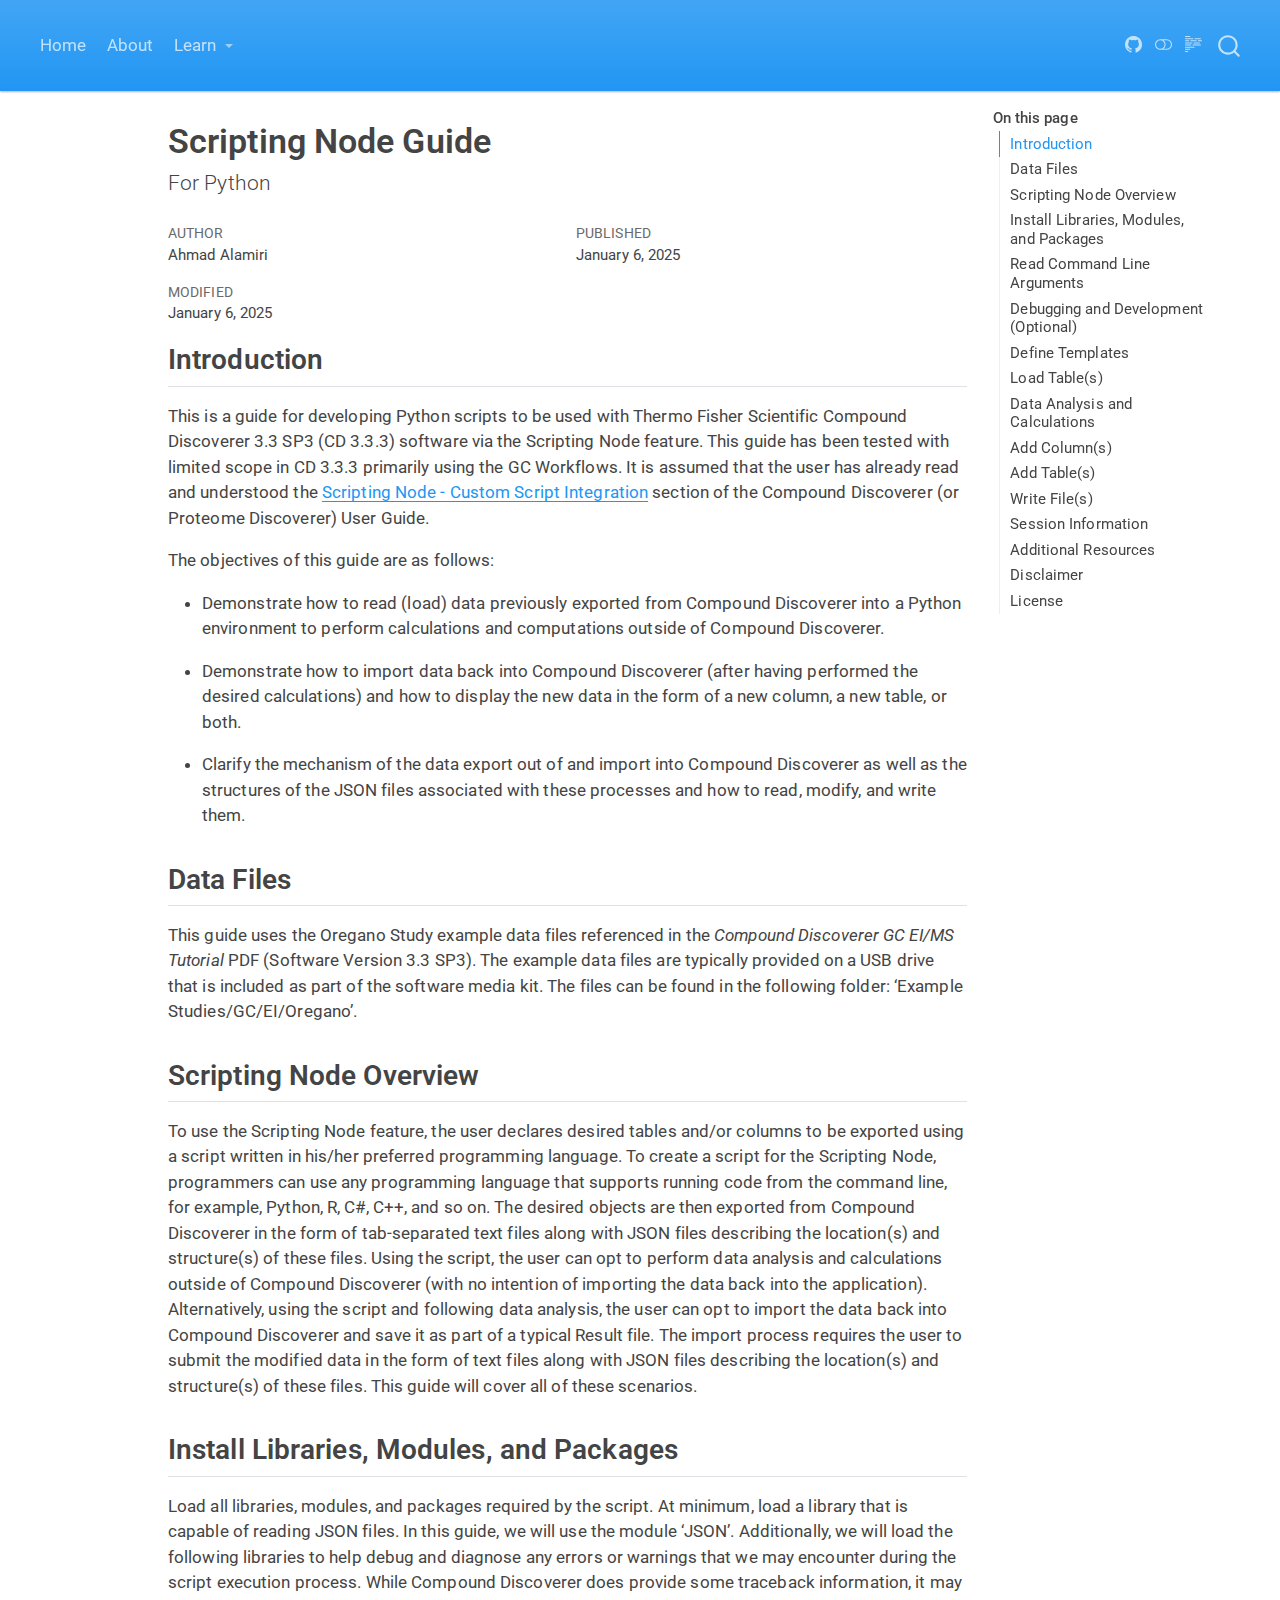
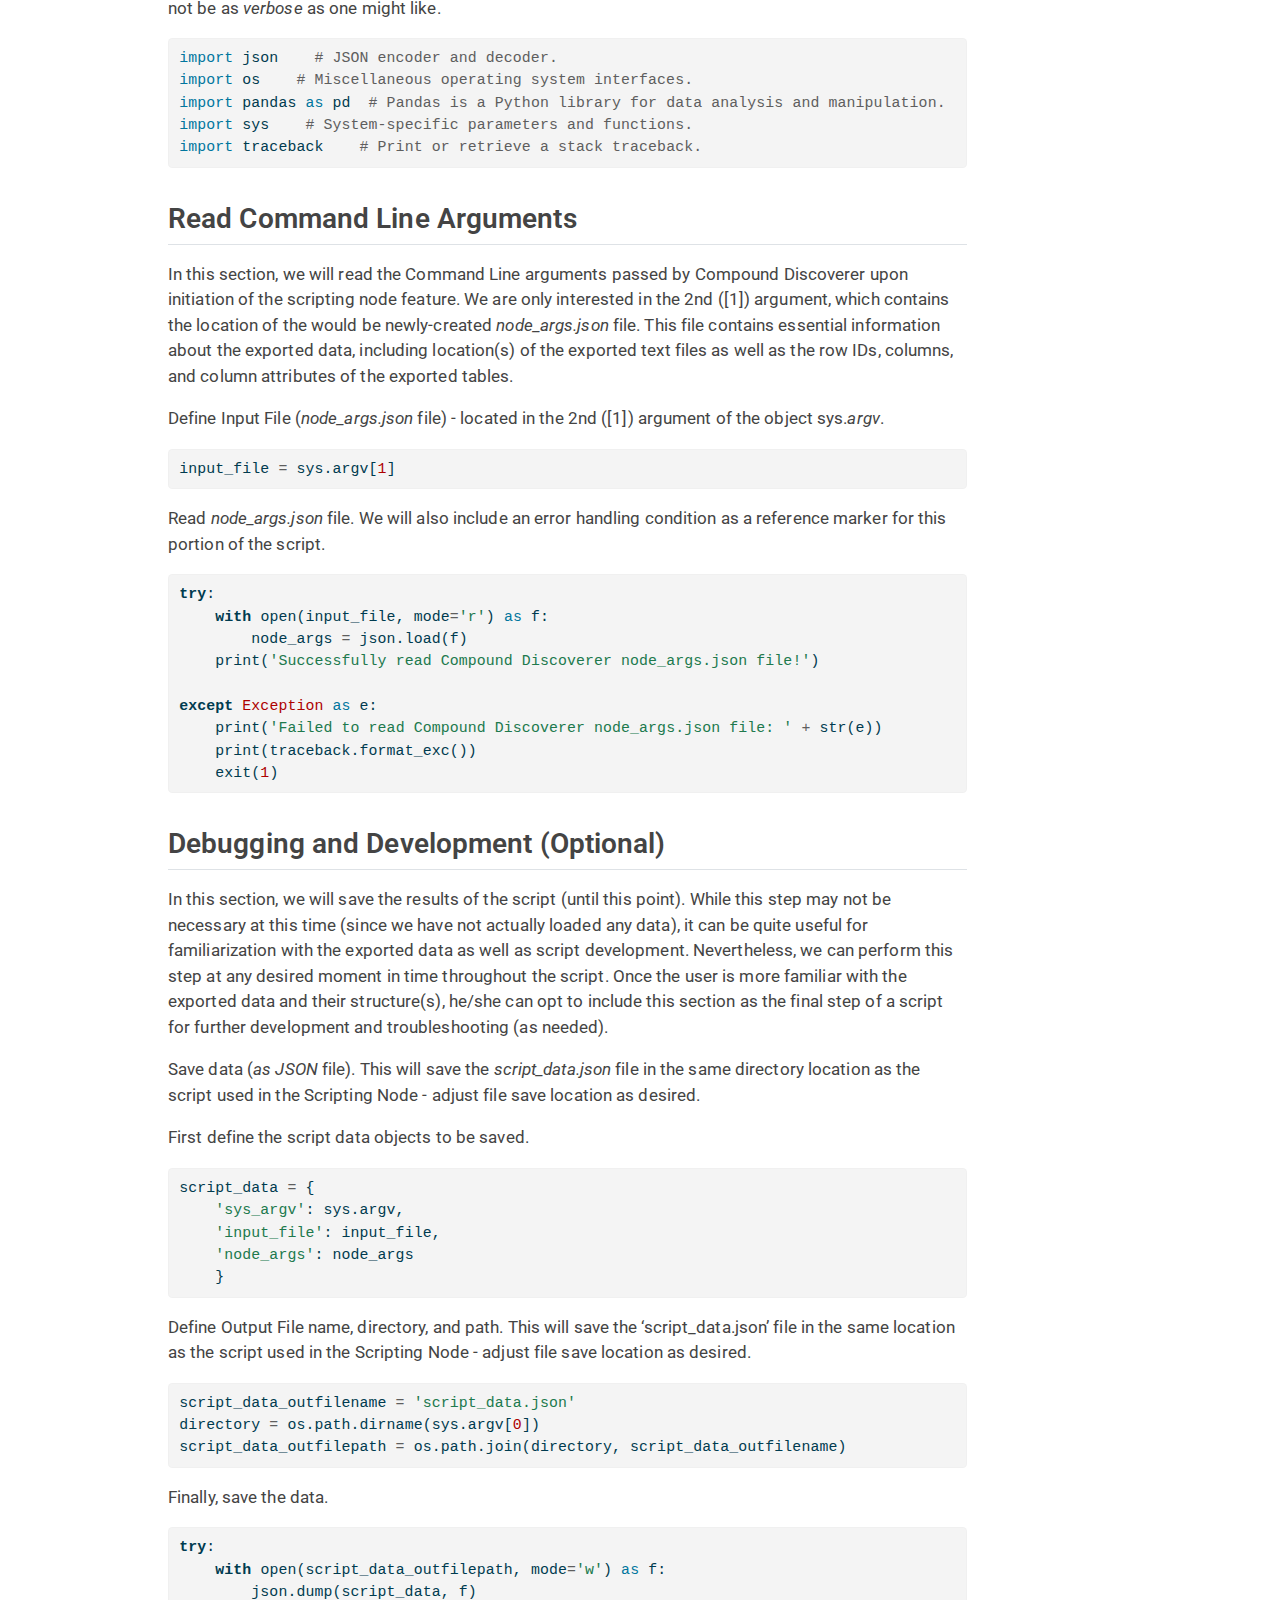
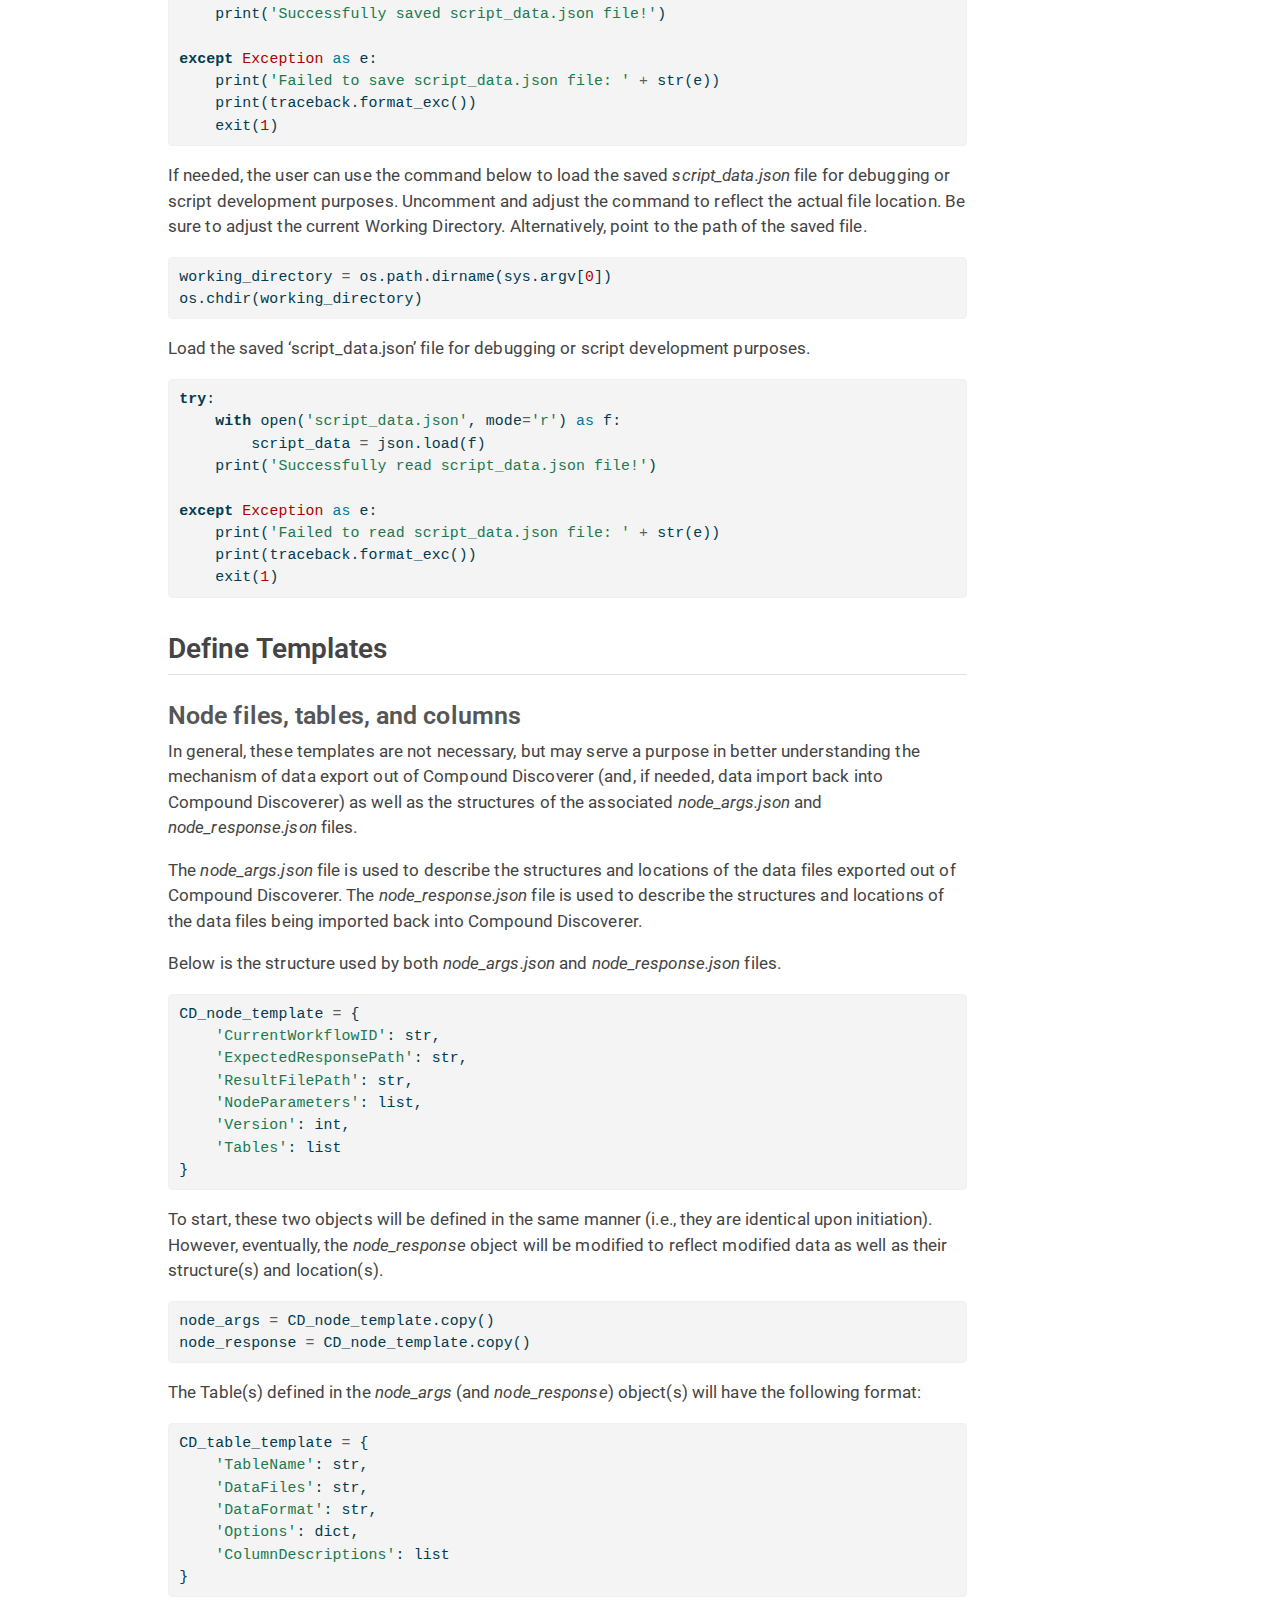
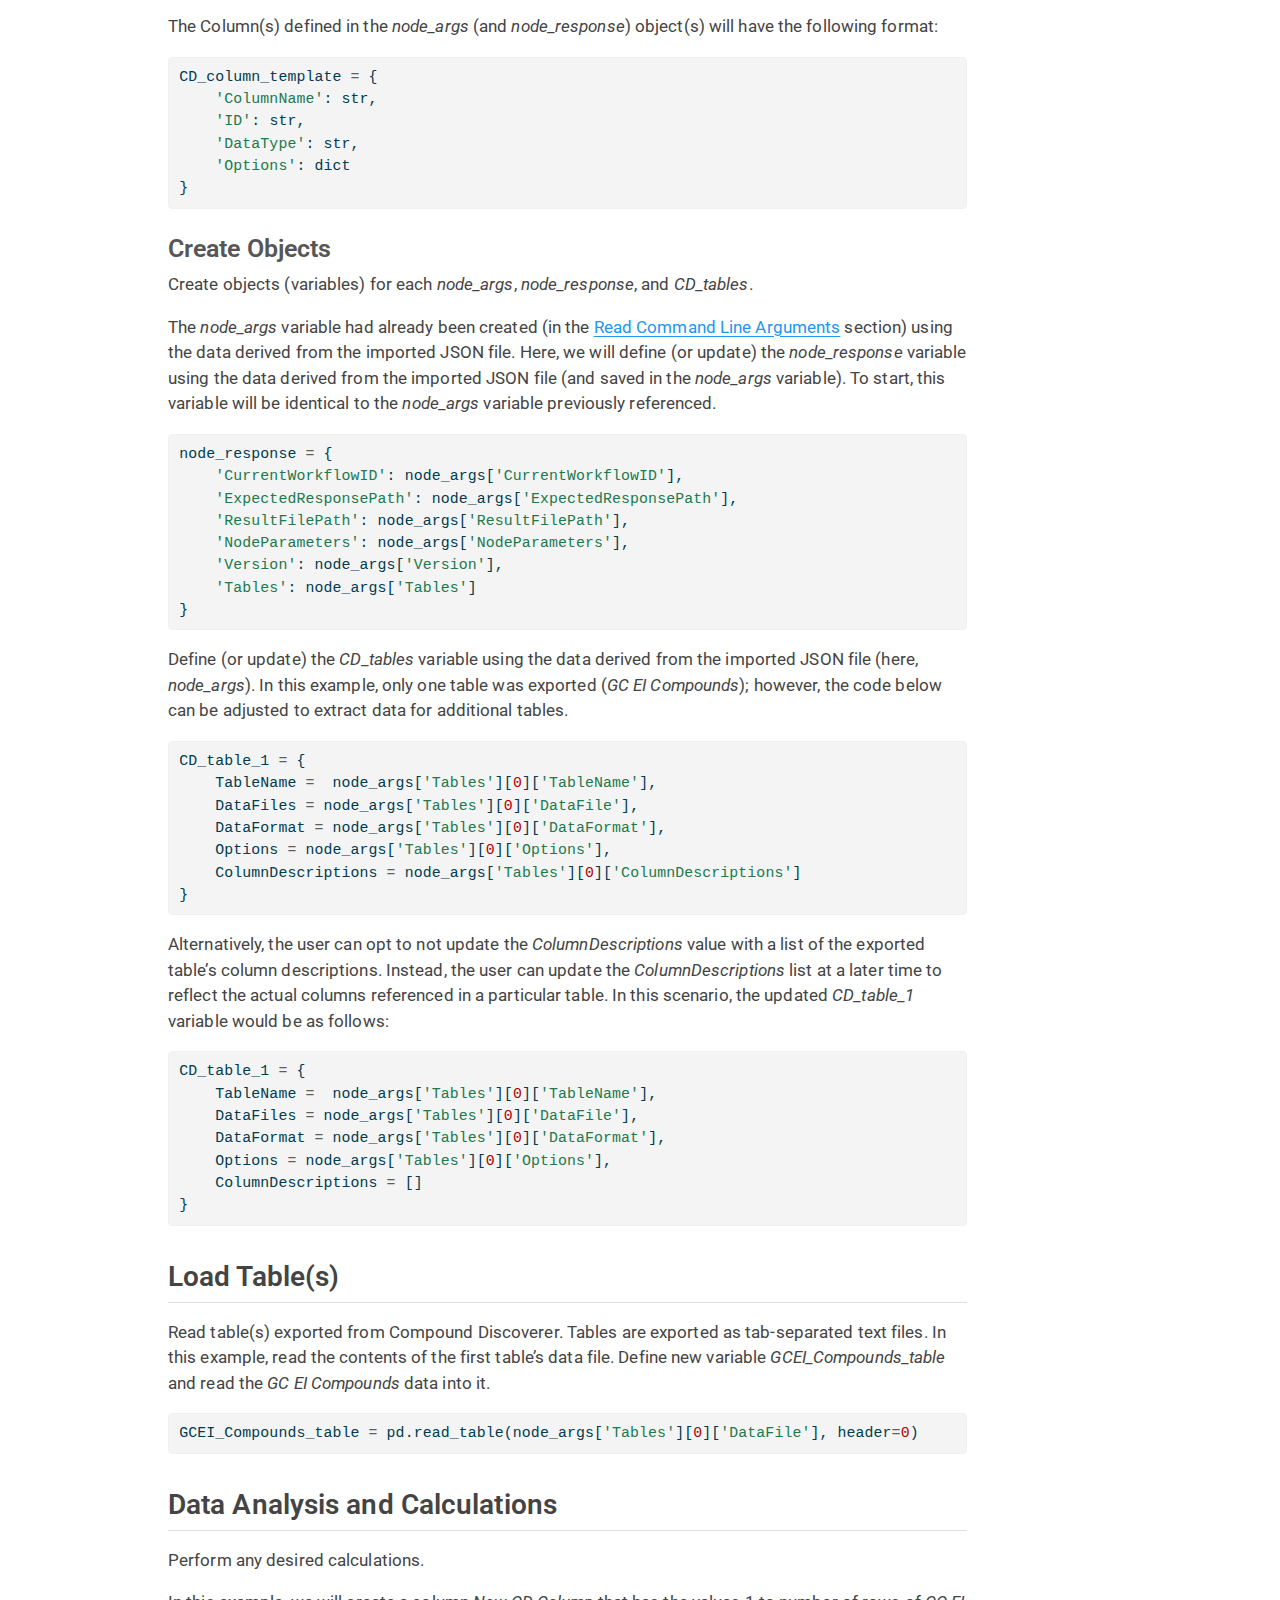
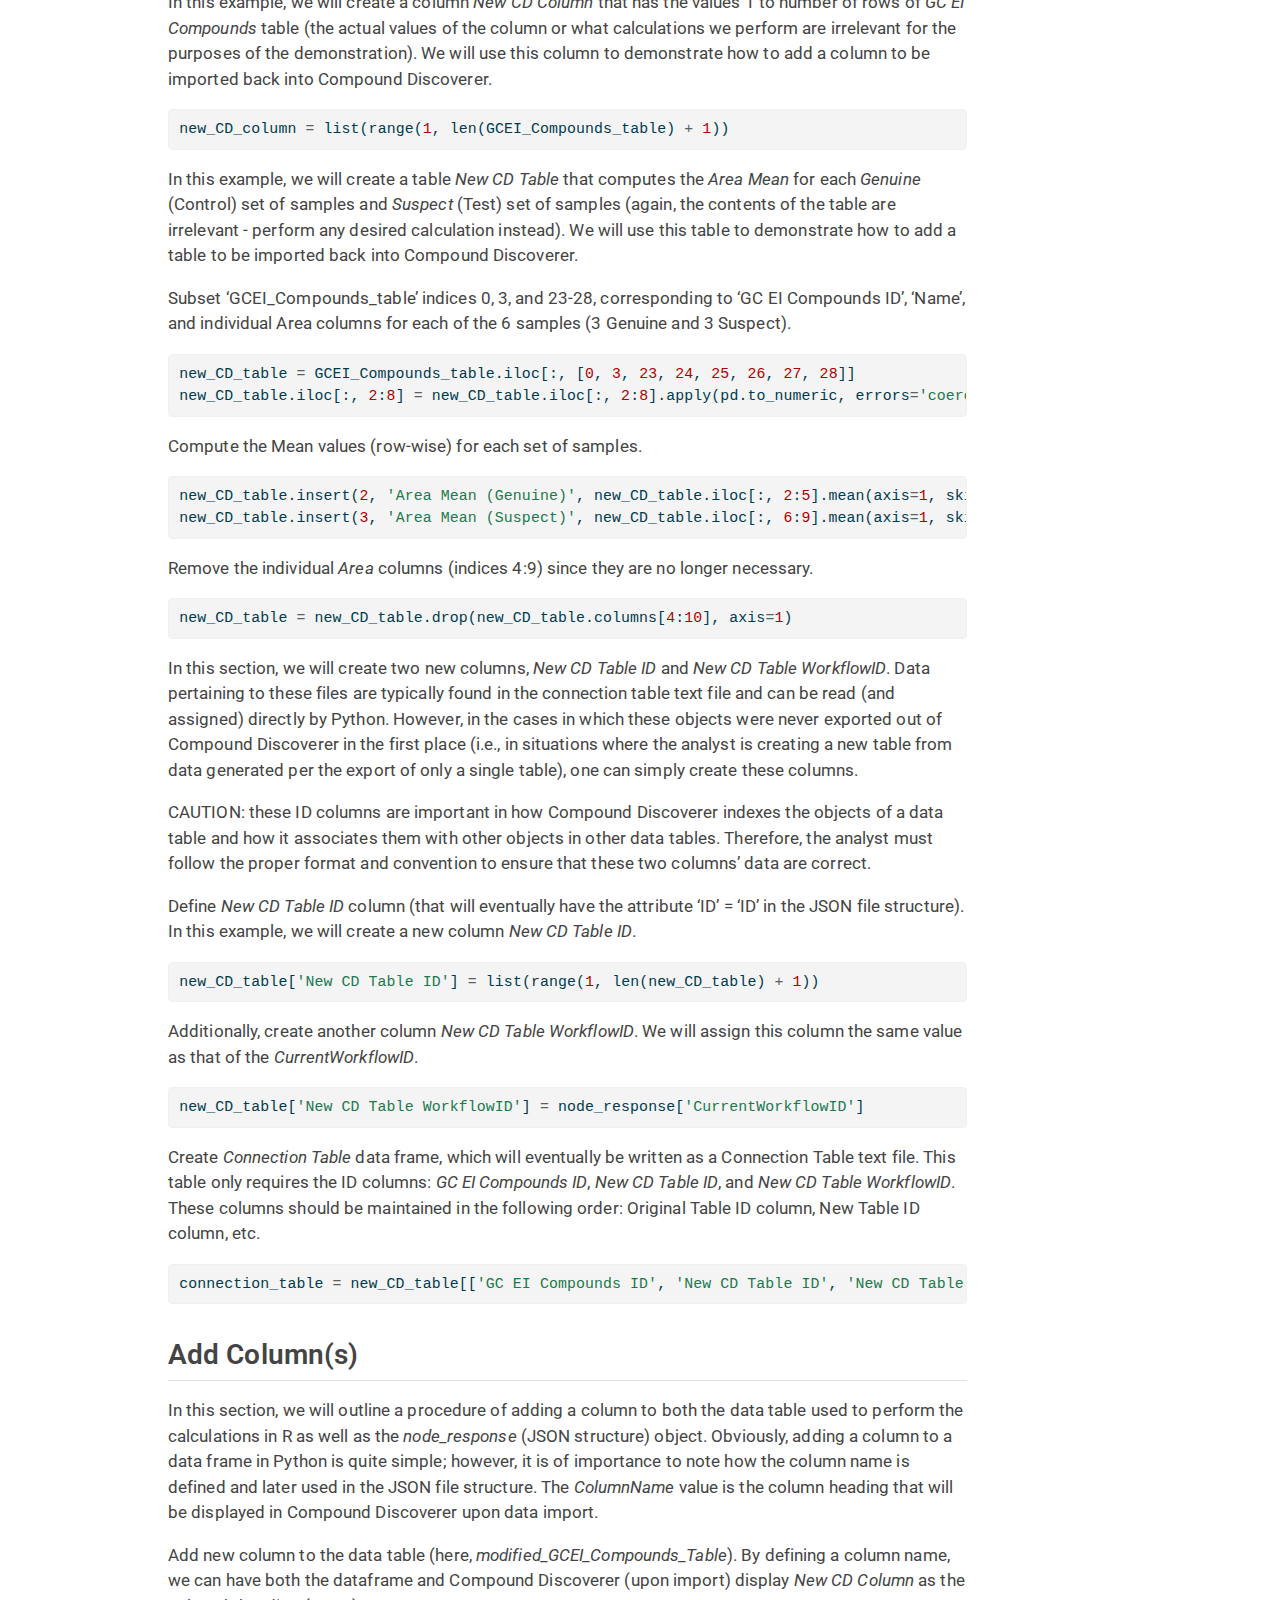
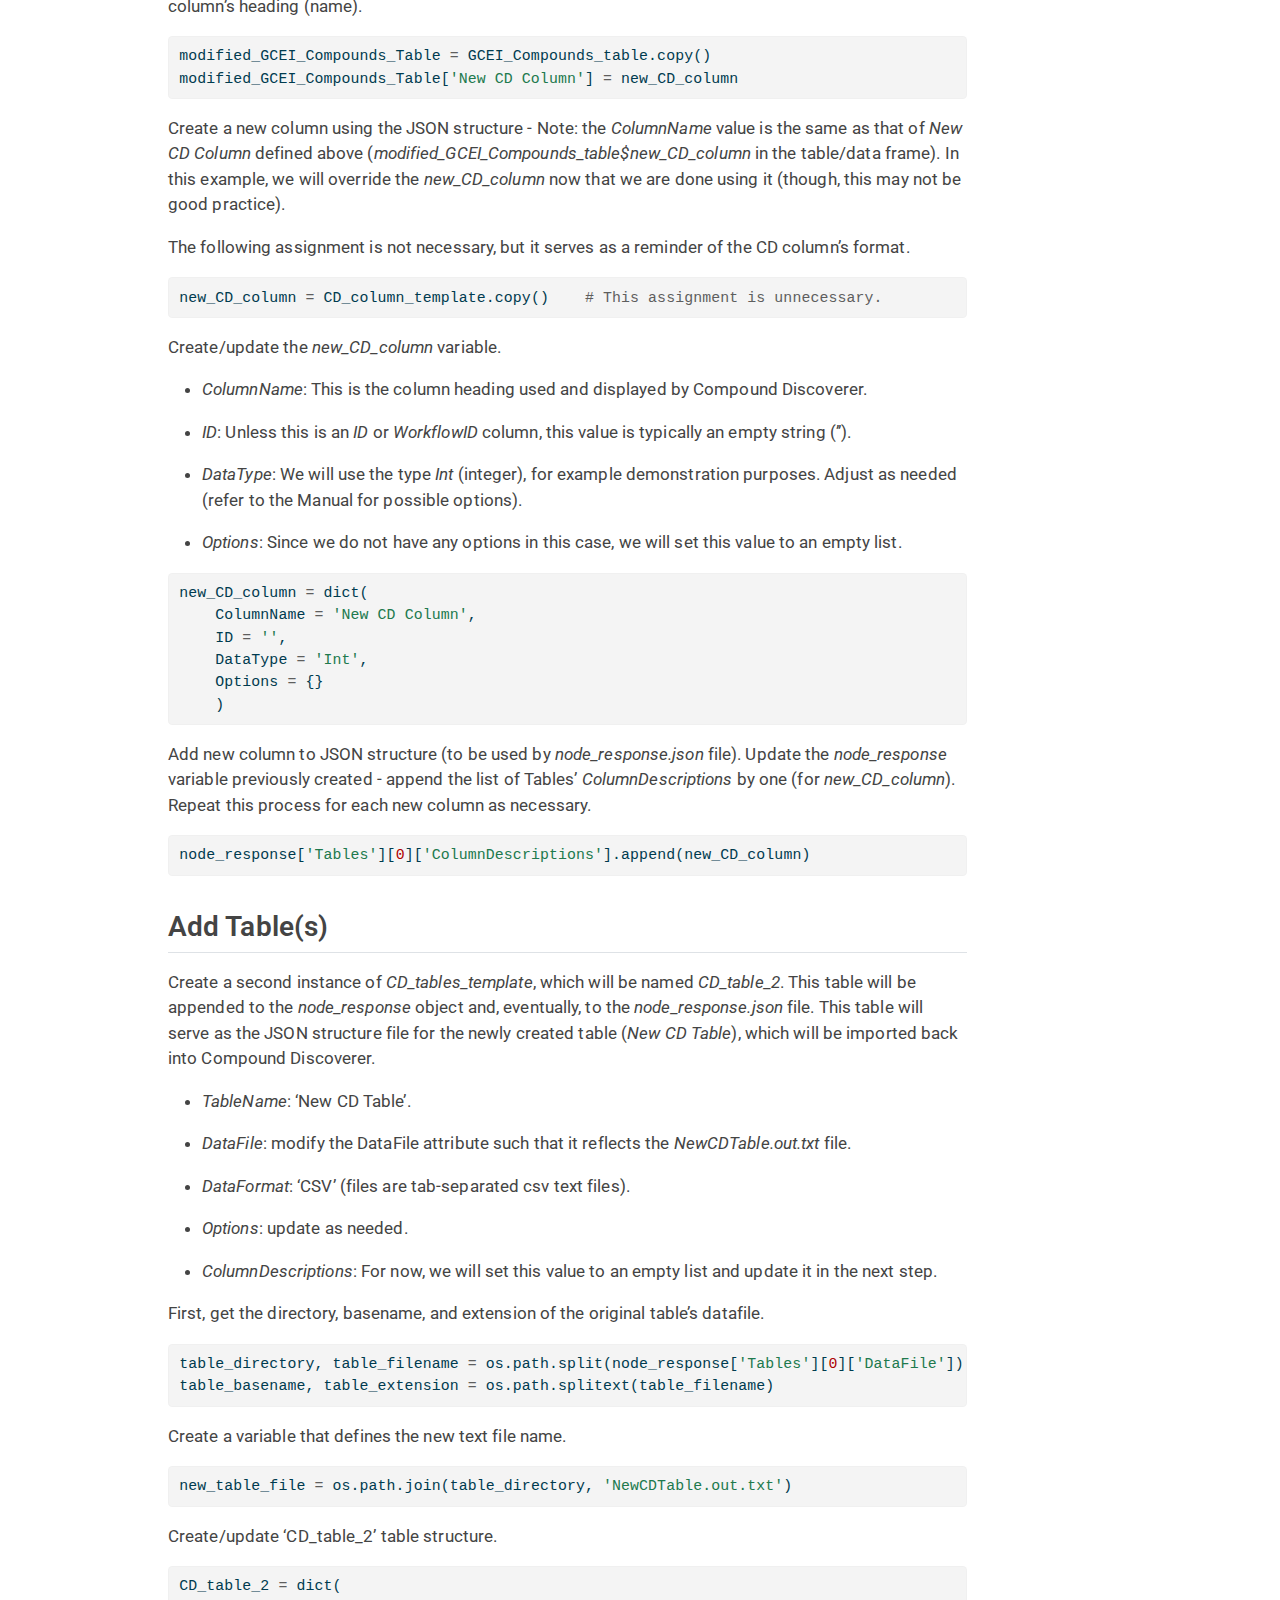
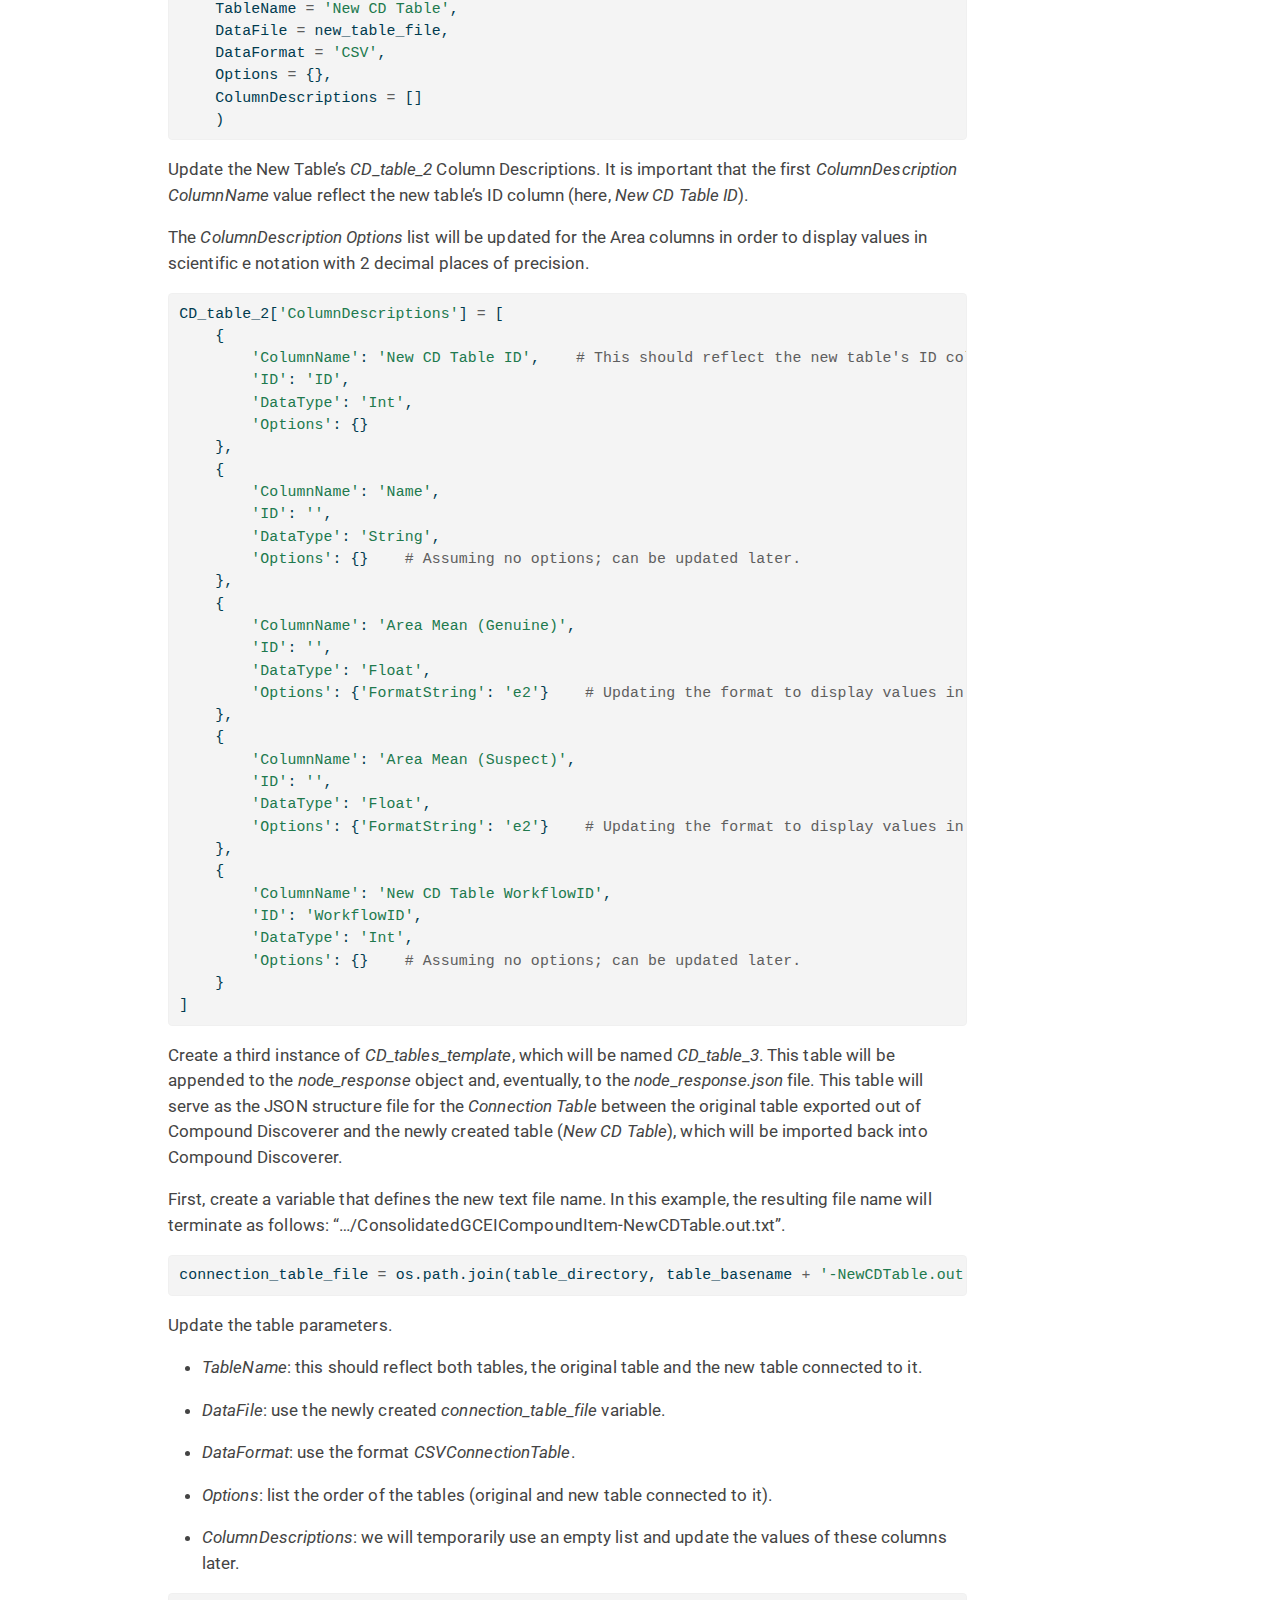
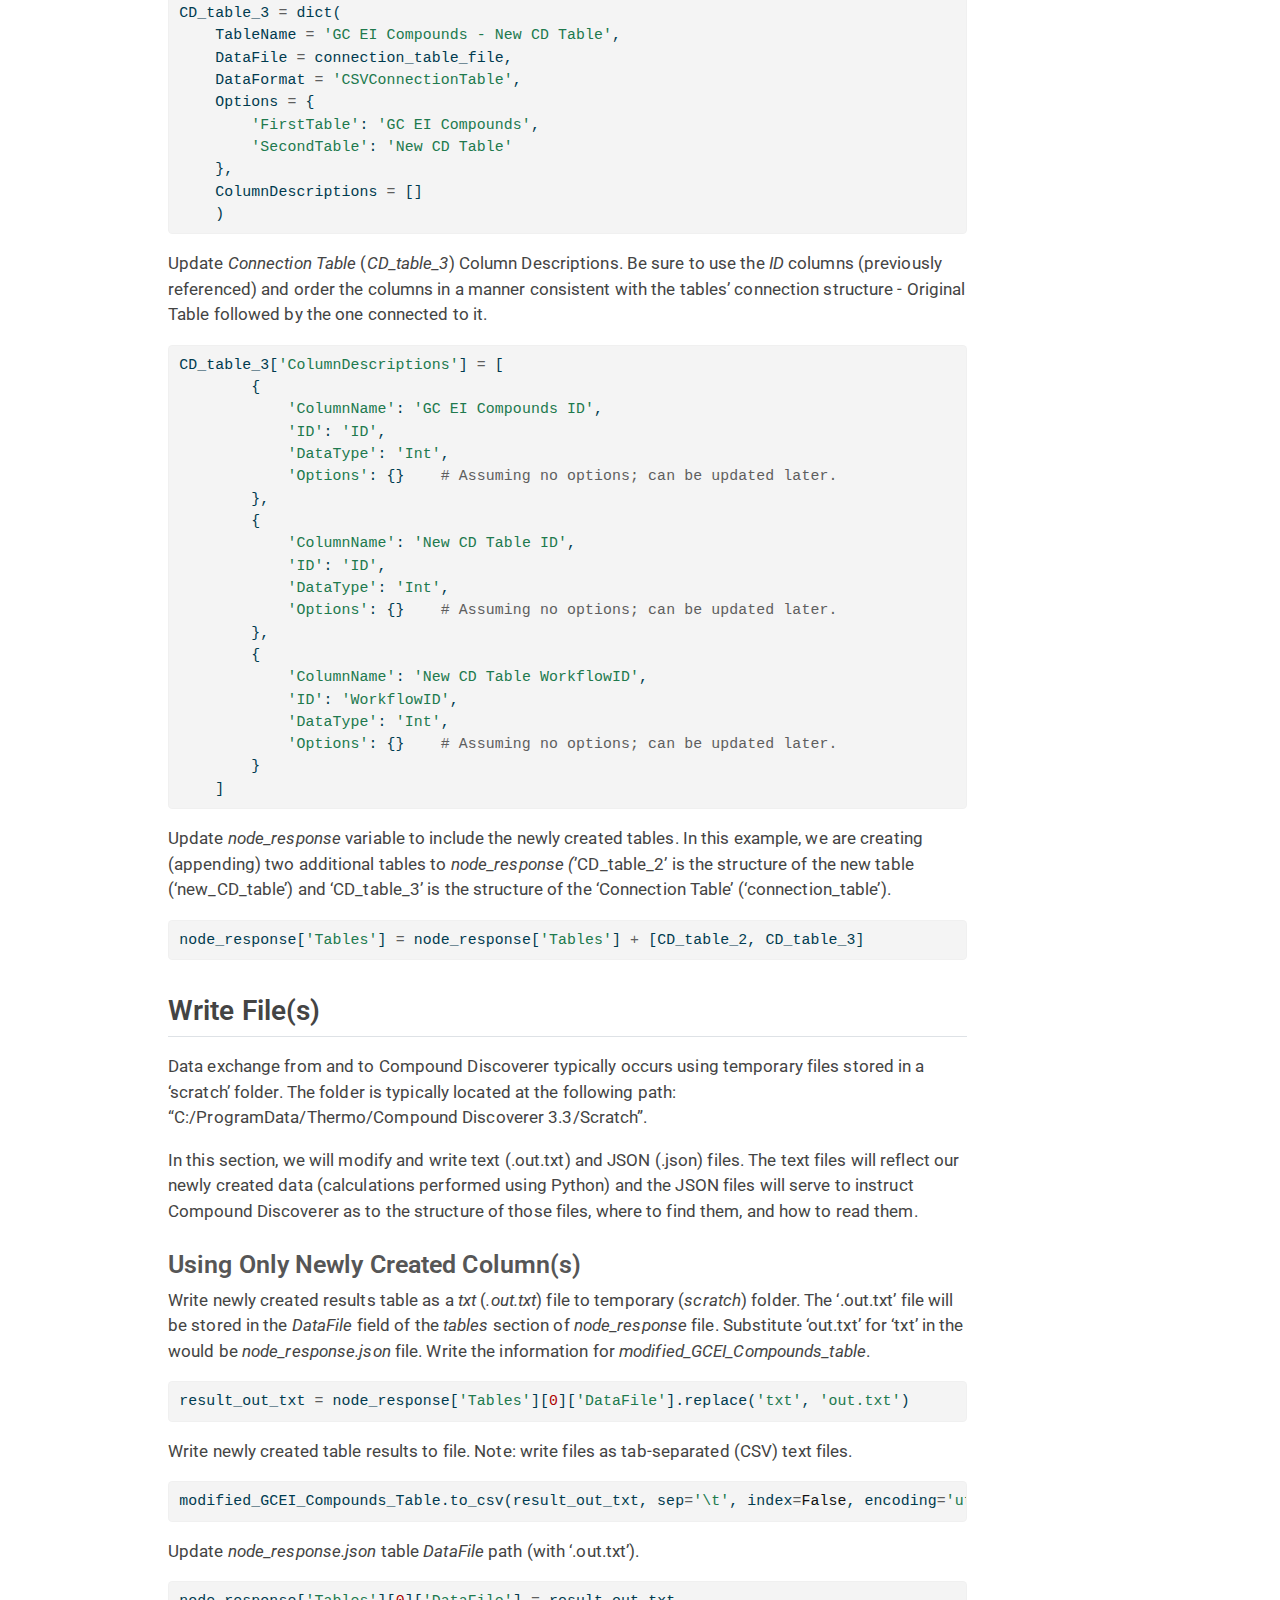
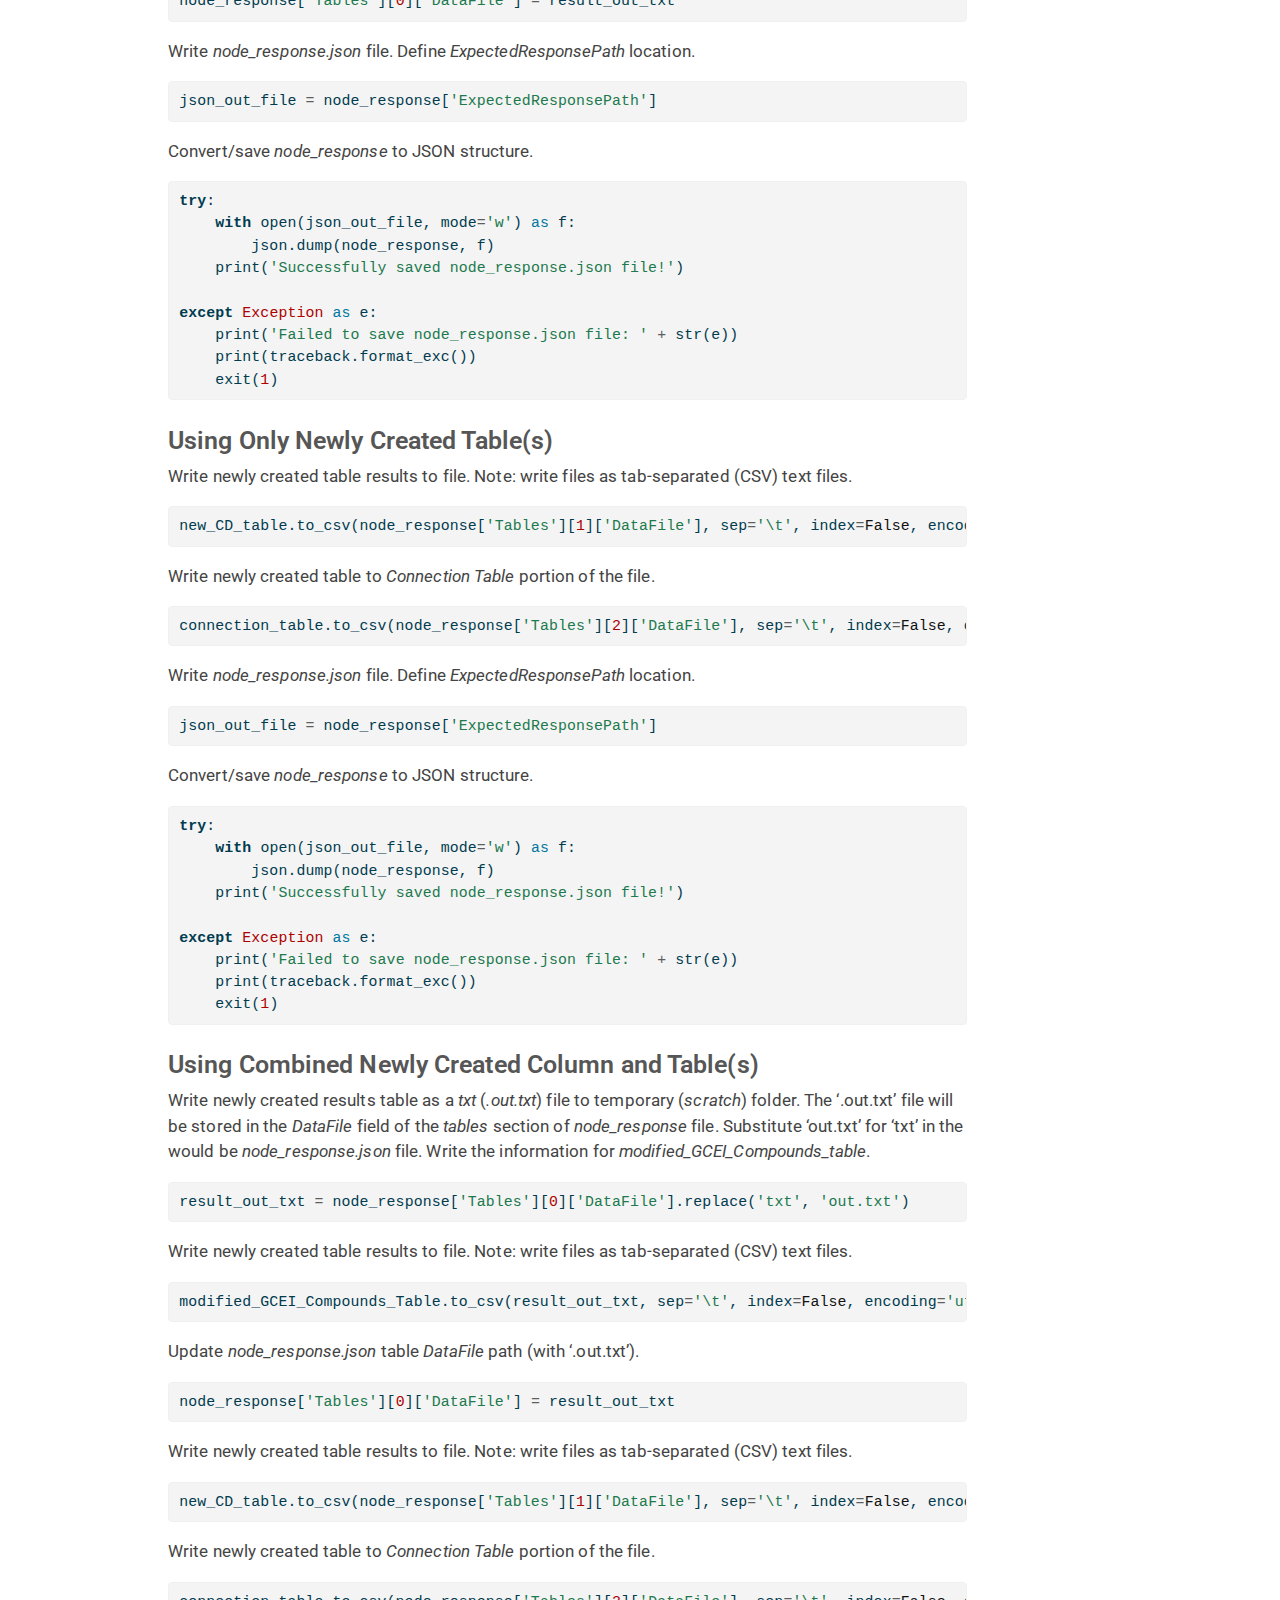
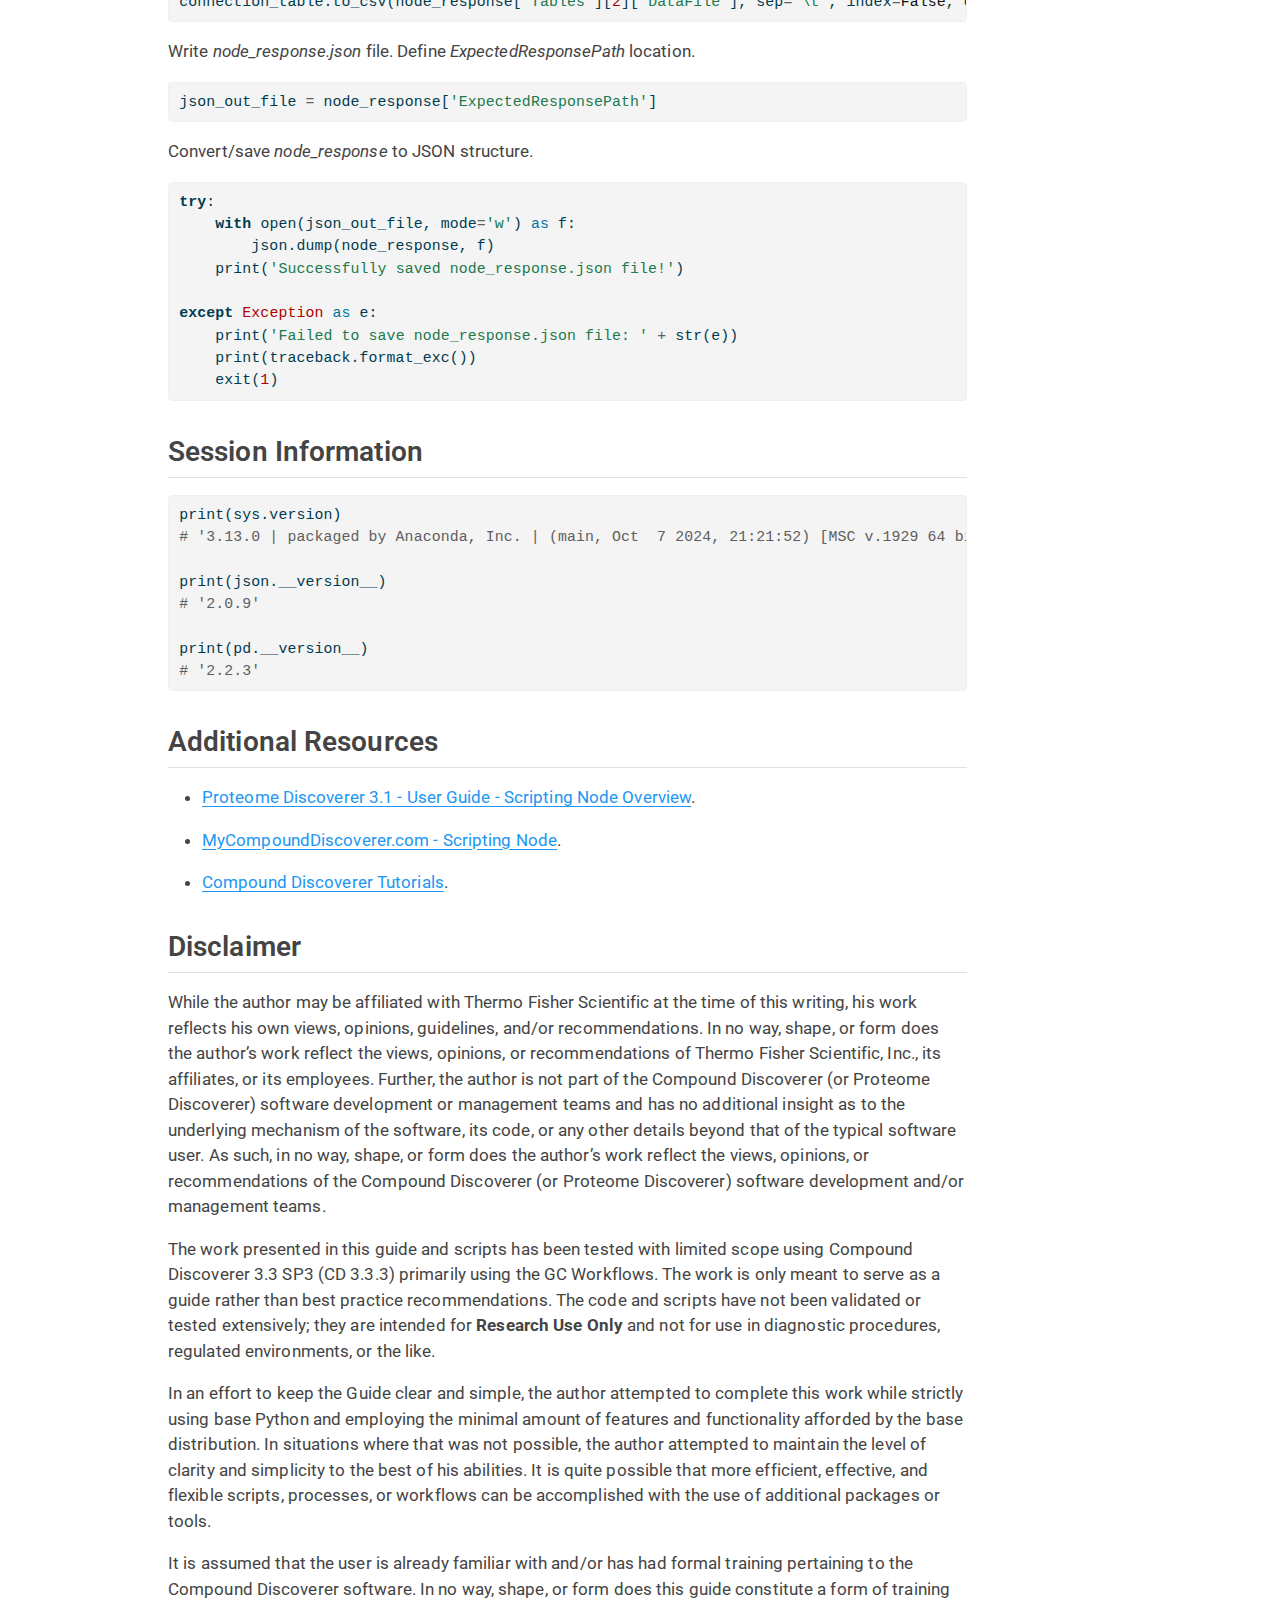
<file: docs/Compound-Discoverer/Scripting-Node/Scripting-Node-Guide-for-Python.html>
<!DOCTYPE html>
<html xmlns="http://www.w3.org/1999/xhtml" lang="en" xml:lang="en"><head>

<meta charset="utf-8">
<meta name="generator" content="quarto-1.6.40">

<meta name="viewport" content="width=device-width, initial-scale=1.0, user-scalable=yes">

<meta name="author" content="Ahmad Alamiri">
<meta name="dcterms.date" content="2025-01-06">

<title>Scripting Node Guide – ahmadalamiri.github.io</title>
<style>
code{white-space: pre-wrap;}
span.smallcaps{font-variant: small-caps;}
div.columns{display: flex; gap: min(4vw, 1.5em);}
div.column{flex: auto; overflow-x: auto;}
div.hanging-indent{margin-left: 1.5em; text-indent: -1.5em;}
ul.task-list{list-style: none;}
ul.task-list li input[type="checkbox"] {
  width: 0.8em;
  margin: 0 0.8em 0.2em -1em; /* quarto-specific, see https://github.com/quarto-dev/quarto-cli/issues/4556 */ 
  vertical-align: middle;
}
/* CSS for syntax highlighting */
pre > code.sourceCode { white-space: pre; position: relative; }
pre > code.sourceCode > span { line-height: 1.25; }
pre > code.sourceCode > span:empty { height: 1.2em; }
.sourceCode { overflow: visible; }
code.sourceCode > span { color: inherit; text-decoration: inherit; }
div.sourceCode { margin: 1em 0; }
pre.sourceCode { margin: 0; }
@media screen {
div.sourceCode { overflow: auto; }
}
@media print {
pre > code.sourceCode { white-space: pre-wrap; }
pre > code.sourceCode > span { display: inline-block; text-indent: -5em; padding-left: 5em; }
}
pre.numberSource code
  { counter-reset: source-line 0; }
pre.numberSource code > span
  { position: relative; left: -4em; counter-increment: source-line; }
pre.numberSource code > span > a:first-child::before
  { content: counter(source-line);
    position: relative; left: -1em; text-align: right; vertical-align: baseline;
    border: none; display: inline-block;
    -webkit-touch-callout: none; -webkit-user-select: none;
    -khtml-user-select: none; -moz-user-select: none;
    -ms-user-select: none; user-select: none;
    padding: 0 4px; width: 4em;
  }
pre.numberSource { margin-left: 3em;  padding-left: 4px; }
div.sourceCode
  {   }
@media screen {
pre > code.sourceCode > span > a:first-child::before { text-decoration: underline; }
}
</style>


<script src="../../site_libs/quarto-nav/quarto-nav.js"></script>
<script src="../../site_libs/quarto-nav/headroom.min.js"></script>
<script src="../../site_libs/clipboard/clipboard.min.js"></script>
<script src="../../site_libs/quarto-search/autocomplete.umd.js"></script>
<script src="../../site_libs/quarto-search/fuse.min.js"></script>
<script src="../../site_libs/quarto-search/quarto-search.js"></script>
<meta name="quarto:offset" content="../../">
<script src="../../site_libs/quarto-html/quarto.js"></script>
<script src="../../site_libs/quarto-html/popper.min.js"></script>
<script src="../../site_libs/quarto-html/tippy.umd.min.js"></script>
<script src="../../site_libs/quarto-html/anchor.min.js"></script>
<link href="../../site_libs/quarto-html/tippy.css" rel="stylesheet">
<link href="../../site_libs/quarto-html/quarto-syntax-highlighting-549806ee2085284f45b00abea8c6df48.css" rel="stylesheet" class="quarto-color-scheme" id="quarto-text-highlighting-styles">
<link href="../../site_libs/quarto-html/quarto-syntax-highlighting-dark-8ea72dc5fed832574809a9c94082fbbb.css" rel="prefetch" class="quarto-color-scheme quarto-color-alternate" id="quarto-text-highlighting-styles">
<script src="../../site_libs/bootstrap/bootstrap.min.js"></script>
<link href="../../site_libs/bootstrap/bootstrap-icons.css" rel="stylesheet">
<link href="../../site_libs/bootstrap/bootstrap-5e0e4619244877d3681ad86eb47fbb02.min.css" rel="stylesheet" append-hash="true" class="quarto-color-scheme" id="quarto-bootstrap" data-mode="light">
<link href="../../site_libs/bootstrap/bootstrap-dark-e1a95413ce7875775f0026b5519a171c.min.css" rel="prefetch" append-hash="true" class="quarto-color-scheme quarto-color-alternate" id="quarto-bootstrap" data-mode="dark">
<script id="quarto-search-options" type="application/json">{
  "location": "navbar",
  "copy-button": false,
  "collapse-after": 3,
  "panel-placement": "end",
  "type": "overlay",
  "limit": 50,
  "keyboard-shortcut": [
    "f",
    "/",
    "s"
  ],
  "show-item-context": false,
  "language": {
    "search-no-results-text": "No results",
    "search-matching-documents-text": "matching documents",
    "search-copy-link-title": "Copy link to search",
    "search-hide-matches-text": "Hide additional matches",
    "search-more-match-text": "more match in this document",
    "search-more-matches-text": "more matches in this document",
    "search-clear-button-title": "Clear",
    "search-text-placeholder": "",
    "search-detached-cancel-button-title": "Cancel",
    "search-submit-button-title": "Submit",
    "search-label": "Search"
  }
}</script>


<link rel="stylesheet" href="../../styles.css">
</head>

<body class="nav-fixed">

<div id="quarto-search-results"></div>
  <header id="quarto-header" class="headroom fixed-top">
    <nav class="navbar navbar-expand-lg " data-bs-theme="dark">
      <div class="navbar-container container-fluid">
            <div id="quarto-search" class="" title="Search"></div>
          <button class="navbar-toggler" type="button" data-bs-toggle="collapse" data-bs-target="#navbarCollapse" aria-controls="navbarCollapse" role="menu" aria-expanded="false" aria-label="Toggle navigation" onclick="if (window.quartoToggleHeadroom) { window.quartoToggleHeadroom(); }">
  <span class="navbar-toggler-icon"></span>
</button>
          <div class="collapse navbar-collapse" id="navbarCollapse">
            <ul class="navbar-nav navbar-nav-scroll me-auto">
  <li class="nav-item">
    <a class="nav-link" href="../../index.html"> 
<span class="menu-text">Home</span></a>
  </li>  
  <li class="nav-item">
    <a class="nav-link" href="../../about.html"> 
<span class="menu-text">About</span></a>
  </li>  
  <li class="nav-item dropdown ">
    <a class="nav-link dropdown-toggle" href="#" id="nav-menu-learn" role="link" data-bs-toggle="dropdown" aria-expanded="false">
 <span class="menu-text">Learn</span>
    </a>
    <ul class="dropdown-menu" aria-labelledby="nav-menu-learn">    
        <li>
    <a class="dropdown-item" href="https://ahmadalamiri.github.io/Compound-Discoverer/Scripting-Node/Scripting-Node-Guide-for-Python.html">
 <span class="dropdown-text">Compound Discoverer - Scripting Node Guide (for Python)</span></a>
  </li>  
        <li>
    <a class="dropdown-item" href="https://ahmadalamiri.github.io/Compound-Discoverer/Scripting-Node/Scripting-Node-Guide-for-R.html">
 <span class="dropdown-text">Compound Discoverer - Scripting Node Guide (for R)</span></a>
  </li>  
        <li>
    <a class="dropdown-item" href="https://github.com/AhmadAlamiri/Compound-Discoverer/tree/main/Scripting-Node">
 <span class="dropdown-text">Compound Discoverer - Scripting Node - Example Scripts</span></a>
  </li>  
    </ul>
  </li>
</ul>
          </div> <!-- /navcollapse -->
            <div class="quarto-navbar-tools tools-wide">
    <a href="https://github.com/ahmadalamiri" title="" class="quarto-navigation-tool px-1" aria-label=""><i class="bi bi-github"></i></a>
  <a href="" class="quarto-color-scheme-toggle quarto-navigation-tool  px-1" onclick="window.quartoToggleColorScheme(); return false;" title="Toggle dark mode"><i class="bi"></i></a>
  <a href="" class="quarto-reader-toggle quarto-navigation-tool px-1" onclick="window.quartoToggleReader(); return false;" title="Toggle reader mode">
  <div class="quarto-reader-toggle-btn">
  <i class="bi"></i>
  </div>
</a>
</div>
      </div> <!-- /container-fluid -->
    </nav>
</header>
<!-- content -->
<div id="quarto-content" class="quarto-container page-columns page-rows-contents page-layout-article page-navbar">
<!-- sidebar -->
<!-- margin-sidebar -->
    <div id="quarto-margin-sidebar" class="sidebar margin-sidebar">
        <nav id="TOC" role="doc-toc" class="toc-active">
    <h2 id="toc-title">On this page</h2>
   
  <ul>
  <li><a href="#introduction" id="toc-introduction" class="nav-link active" data-scroll-target="#introduction">Introduction</a></li>
  <li><a href="#data-files" id="toc-data-files" class="nav-link" data-scroll-target="#data-files">Data Files</a></li>
  <li><a href="#scripting-node-overview" id="toc-scripting-node-overview" class="nav-link" data-scroll-target="#scripting-node-overview">Scripting Node Overview</a></li>
  <li><a href="#install-libraries-modules-and-packages" id="toc-install-libraries-modules-and-packages" class="nav-link" data-scroll-target="#install-libraries-modules-and-packages">Install Libraries, Modules, and Packages</a></li>
  <li><a href="#read-command-line-arguments" id="toc-read-command-line-arguments" class="nav-link" data-scroll-target="#read-command-line-arguments">Read Command Line Arguments</a></li>
  <li><a href="#debugging-and-development-optional" id="toc-debugging-and-development-optional" class="nav-link" data-scroll-target="#debugging-and-development-optional">Debugging and Development (Optional)</a></li>
  <li><a href="#define-templates" id="toc-define-templates" class="nav-link" data-scroll-target="#define-templates">Define Templates</a>
  <ul class="collapse">
  <li><a href="#node-files-tables-and-columns" id="toc-node-files-tables-and-columns" class="nav-link" data-scroll-target="#node-files-tables-and-columns">Node files, tables, and columns</a></li>
  <li><a href="#create-objects" id="toc-create-objects" class="nav-link" data-scroll-target="#create-objects">Create Objects</a></li>
  </ul></li>
  <li><a href="#load-tables" id="toc-load-tables" class="nav-link" data-scroll-target="#load-tables">Load Table(s)</a></li>
  <li><a href="#data-analysis-and-calculations" id="toc-data-analysis-and-calculations" class="nav-link" data-scroll-target="#data-analysis-and-calculations">Data Analysis and Calculations</a></li>
  <li><a href="#add-columns" id="toc-add-columns" class="nav-link" data-scroll-target="#add-columns">Add Column(s)</a></li>
  <li><a href="#add-tables" id="toc-add-tables" class="nav-link" data-scroll-target="#add-tables">Add Table(s)</a></li>
  <li><a href="#write-files" id="toc-write-files" class="nav-link" data-scroll-target="#write-files">Write File(s)</a>
  <ul class="collapse">
  <li><a href="#using-only-newly-created-columns" id="toc-using-only-newly-created-columns" class="nav-link" data-scroll-target="#using-only-newly-created-columns">Using Only Newly Created Column(s)</a></li>
  <li><a href="#using-only-newly-created-tables" id="toc-using-only-newly-created-tables" class="nav-link" data-scroll-target="#using-only-newly-created-tables">Using Only Newly Created Table(s)</a></li>
  <li><a href="#using-combined-newly-created-column-and-tables" id="toc-using-combined-newly-created-column-and-tables" class="nav-link" data-scroll-target="#using-combined-newly-created-column-and-tables">Using Combined Newly Created Column and Table(s)</a></li>
  </ul></li>
  <li><a href="#session-information" id="toc-session-information" class="nav-link" data-scroll-target="#session-information">Session Information</a></li>
  <li><a href="#additional-resources" id="toc-additional-resources" class="nav-link" data-scroll-target="#additional-resources">Additional Resources</a></li>
  <li><a href="#disclaimer" id="toc-disclaimer" class="nav-link" data-scroll-target="#disclaimer">Disclaimer</a></li>
  <li><a href="#license" id="toc-license" class="nav-link" data-scroll-target="#license">License</a></li>
  </ul>
</nav>
    </div>
<!-- main -->
<main class="content" id="quarto-document-content">

<header id="title-block-header" class="quarto-title-block default">
<div class="quarto-title">
<h1 class="title">Scripting Node Guide</h1>
<p class="subtitle lead">For Python</p>
</div>



<div class="quarto-title-meta">

    <div>
    <div class="quarto-title-meta-heading">Author</div>
    <div class="quarto-title-meta-contents">
             <p>Ahmad Alamiri </p>
          </div>
  </div>
    
    <div>
    <div class="quarto-title-meta-heading">Published</div>
    <div class="quarto-title-meta-contents">
      <p class="date">January 6, 2025</p>
    </div>
  </div>
  
    <div>
    <div class="quarto-title-meta-heading">Modified</div>
    <div class="quarto-title-meta-contents">
      <p class="date-modified">January 6, 2025</p>
    </div>
  </div>
    
  </div>
  


</header>


<section id="introduction" class="level2">
<h2 class="anchored" data-anchor-id="introduction">Introduction</h2>
<p>This is a guide for developing Python scripts to be used with Thermo Fisher Scientific Compound Discoverer 3.3 SP3 (CD 3.3.3) software via the Scripting Node feature. This guide has been tested with limited scope in CD 3.3.3 primarily using the GC Workflows. It is assumed that the user has already read and understood the <a href="https://docs.thermofisher.com/r/Proteome-Discoverer-3.1-User-Guide/en-US1325195659v1" title="Scripting Node - Custom Script Integration">Scripting Node - Custom Script Integration</a> section of the Compound Discoverer (or Proteome Discoverer) User Guide.</p>
<p>The objectives of this guide are as follows:</p>
<ul>
<li><p>Demonstrate how to read (load) data previously exported from Compound Discoverer into a Python environment to perform calculations and computations outside of Compound Discoverer.</p></li>
<li><p>Demonstrate how to import data back into Compound Discoverer (after having performed the desired calculations) and how to display the new data in the form of a new column, a new table, or both.</p></li>
<li><p>Clarify the mechanism of the data export out of and import into Compound Discoverer as well as the structures of the JSON files associated with these processes and how to read, modify, and write them.</p></li>
</ul>
</section>
<section id="data-files" class="level2">
<h2 class="anchored" data-anchor-id="data-files">Data Files</h2>
<p>This guide uses the Oregano Study example data files referenced in the <em>Compound Discoverer GC EI/MS Tutorial</em> PDF (Software Version 3.3 SP3). The example data files are typically provided on a USB drive that is included as part of the software media kit. The files can be found in the following folder: ‘Example Studies/GC/EI/Oregano’.</p>
</section>
<section id="scripting-node-overview" class="level2">
<h2 class="anchored" data-anchor-id="scripting-node-overview">Scripting Node Overview</h2>
<p>To use the Scripting Node feature, the user declares desired tables and/or columns to be exported using a script written in his/her preferred programming language. To create a script for the Scripting Node, programmers can use any programming language that supports running code from the command line, for example, Python, R, C#, C++, and so on. The desired objects are then exported from Compound Discoverer in the form of tab-separated text files along with JSON files describing the location(s) and structure(s) of these files. Using the script, the user can opt to perform data analysis and calculations outside of Compound Discoverer (with no intention of importing the data back into the application). Alternatively, using the script and following data analysis, the user can opt to import the data back into Compound Discoverer and save it as part of a typical Result file. The import process requires the user to submit the modified data in the form of text files along with JSON files describing the location(s) and structure(s) of these files. This guide will cover all of these scenarios.</p>
</section>
<section id="install-libraries-modules-and-packages" class="level2">
<h2 class="anchored" data-anchor-id="install-libraries-modules-and-packages">Install Libraries, Modules, and Packages</h2>
<p>Load all libraries, modules, and packages required by the script. At minimum, load a library that is capable of reading JSON files. In this guide, we will use the module ‘JSON’. Additionally, we will load the following libraries to help debug and diagnose any errors or warnings that we may encounter during the script execution process. While Compound Discoverer does provide some traceback information, it may not be as <em>verbose</em> as one might like.</p>
<div id="dc391fed" class="cell" data-execution_count="1">
<div class="sourceCode cell-code" id="cb1"><pre class="sourceCode python code-with-copy"><code class="sourceCode python"><span id="cb1-1"><a href="#cb1-1" aria-hidden="true" tabindex="-1"></a><span class="im">import</span> json    <span class="co"># JSON encoder and decoder.</span></span>
<span id="cb1-2"><a href="#cb1-2" aria-hidden="true" tabindex="-1"></a><span class="im">import</span> os    <span class="co"># Miscellaneous operating system interfaces.</span></span>
<span id="cb1-3"><a href="#cb1-3" aria-hidden="true" tabindex="-1"></a><span class="im">import</span> pandas <span class="im">as</span> pd  <span class="co"># Pandas is a Python library for data analysis and manipulation.</span></span>
<span id="cb1-4"><a href="#cb1-4" aria-hidden="true" tabindex="-1"></a><span class="im">import</span> sys    <span class="co"># System-specific parameters and functions.</span></span>
<span id="cb1-5"><a href="#cb1-5" aria-hidden="true" tabindex="-1"></a><span class="im">import</span> traceback    <span class="co"># Print or retrieve a stack traceback.</span></span></code><button title="Copy to Clipboard" class="code-copy-button"><i class="bi"></i></button></pre></div>
</div>
</section>
<section id="read-command-line-arguments" class="level2">
<h2 class="anchored" data-anchor-id="read-command-line-arguments">Read Command Line Arguments</h2>
<p>In this section, we will read the Command Line arguments passed by Compound Discoverer upon initiation of the scripting node feature. We are only interested in the 2nd ([1]) argument, which contains the location of the would be newly-created <em>node_args.json</em> file. This file contains essential information about the exported data, including location(s) of the exported text files as well as the row IDs, columns, and column attributes of the exported tables.</p>
<p>Define Input File (<em>node_args.json</em> file) - located in the 2nd ([1]) argument of the object sys.<em>argv</em>.</p>
<div id="d39c0292" class="cell" data-execution_count="2">
<div class="sourceCode cell-code" id="cb2"><pre class="sourceCode python code-with-copy"><code class="sourceCode python"><span id="cb2-1"><a href="#cb2-1" aria-hidden="true" tabindex="-1"></a>input_file <span class="op">=</span> sys.argv[<span class="dv">1</span>]</span></code><button title="Copy to Clipboard" class="code-copy-button"><i class="bi"></i></button></pre></div>
</div>
<p>Read <em>node_args.json</em> file. We will also include an error handling condition as a reference marker for this portion of the script.</p>
<div id="54118038" class="cell" data-execution_count="3">
<div class="sourceCode cell-code" id="cb3"><pre class="sourceCode python code-with-copy"><code class="sourceCode python"><span id="cb3-1"><a href="#cb3-1" aria-hidden="true" tabindex="-1"></a><span class="cf">try</span>:</span>
<span id="cb3-2"><a href="#cb3-2" aria-hidden="true" tabindex="-1"></a>    <span class="cf">with</span> <span class="bu">open</span>(input_file, mode<span class="op">=</span><span class="st">'r'</span>) <span class="im">as</span> f:</span>
<span id="cb3-3"><a href="#cb3-3" aria-hidden="true" tabindex="-1"></a>        node_args <span class="op">=</span> json.load(f)</span>
<span id="cb3-4"><a href="#cb3-4" aria-hidden="true" tabindex="-1"></a>    <span class="bu">print</span>(<span class="st">'Successfully read Compound Discoverer node_args.json file!'</span>)</span>
<span id="cb3-5"><a href="#cb3-5" aria-hidden="true" tabindex="-1"></a></span>
<span id="cb3-6"><a href="#cb3-6" aria-hidden="true" tabindex="-1"></a><span class="cf">except</span> <span class="pp">Exception</span> <span class="im">as</span> e:</span>
<span id="cb3-7"><a href="#cb3-7" aria-hidden="true" tabindex="-1"></a>    <span class="bu">print</span>(<span class="st">'Failed to read Compound Discoverer node_args.json file: '</span> <span class="op">+</span> <span class="bu">str</span>(e))</span>
<span id="cb3-8"><a href="#cb3-8" aria-hidden="true" tabindex="-1"></a>    <span class="bu">print</span>(traceback.format_exc())</span>
<span id="cb3-9"><a href="#cb3-9" aria-hidden="true" tabindex="-1"></a>    exit(<span class="dv">1</span>)</span></code><button title="Copy to Clipboard" class="code-copy-button"><i class="bi"></i></button></pre></div>
</div>
</section>
<section id="debugging-and-development-optional" class="level2">
<h2 class="anchored" data-anchor-id="debugging-and-development-optional">Debugging and Development (Optional)</h2>
<p>In this section, we will save the results of the script (until this point). While this step may not be necessary at this time (since we have not actually loaded any data), it can be quite useful for familiarization with the exported data as well as script development. Nevertheless, we can perform this step at any desired moment in time throughout the script. Once the user is more familiar with the exported data and their structure(s), he/she can opt to include this section as the final step of a script for further development and troubleshooting (as needed).</p>
<p>Save data (<em>as JSON</em> file). This will save the <em>script_data.json</em> file in the same directory location as the script used in the Scripting Node - adjust file save location as desired.</p>
<p>First define the script data objects to be saved.</p>
<div id="5a8c140d" class="cell" data-execution_count="4">
<div class="sourceCode cell-code" id="cb4"><pre class="sourceCode python code-with-copy"><code class="sourceCode python"><span id="cb4-1"><a href="#cb4-1" aria-hidden="true" tabindex="-1"></a>script_data <span class="op">=</span> {</span>
<span id="cb4-2"><a href="#cb4-2" aria-hidden="true" tabindex="-1"></a>    <span class="st">'sys_argv'</span>: sys.argv,</span>
<span id="cb4-3"><a href="#cb4-3" aria-hidden="true" tabindex="-1"></a>    <span class="st">'input_file'</span>: input_file,</span>
<span id="cb4-4"><a href="#cb4-4" aria-hidden="true" tabindex="-1"></a>    <span class="st">'node_args'</span>: node_args</span>
<span id="cb4-5"><a href="#cb4-5" aria-hidden="true" tabindex="-1"></a>    }</span></code><button title="Copy to Clipboard" class="code-copy-button"><i class="bi"></i></button></pre></div>
</div>
<p>Define Output File name, directory, and path. This will save the ‘script_data.json’ file in the same location as the script used in the Scripting Node - adjust file save location as desired.</p>
<div id="33cbbf6d" class="cell" data-execution_count="5">
<div class="sourceCode cell-code" id="cb5"><pre class="sourceCode python code-with-copy"><code class="sourceCode python"><span id="cb5-1"><a href="#cb5-1" aria-hidden="true" tabindex="-1"></a>script_data_outfilename <span class="op">=</span> <span class="st">'script_data.json'</span></span>
<span id="cb5-2"><a href="#cb5-2" aria-hidden="true" tabindex="-1"></a>directory <span class="op">=</span> os.path.dirname(sys.argv[<span class="dv">0</span>])</span>
<span id="cb5-3"><a href="#cb5-3" aria-hidden="true" tabindex="-1"></a>script_data_outfilepath <span class="op">=</span> os.path.join(directory, script_data_outfilename)</span></code><button title="Copy to Clipboard" class="code-copy-button"><i class="bi"></i></button></pre></div>
</div>
<p>Finally, save the data.</p>
<div id="5b21202f" class="cell" data-execution_count="6">
<div class="sourceCode cell-code" id="cb6"><pre class="sourceCode python code-with-copy"><code class="sourceCode python"><span id="cb6-1"><a href="#cb6-1" aria-hidden="true" tabindex="-1"></a><span class="cf">try</span>:</span>
<span id="cb6-2"><a href="#cb6-2" aria-hidden="true" tabindex="-1"></a>    <span class="cf">with</span> <span class="bu">open</span>(script_data_outfilepath, mode<span class="op">=</span><span class="st">'w'</span>) <span class="im">as</span> f:</span>
<span id="cb6-3"><a href="#cb6-3" aria-hidden="true" tabindex="-1"></a>        json.dump(script_data, f)</span>
<span id="cb6-4"><a href="#cb6-4" aria-hidden="true" tabindex="-1"></a>    <span class="bu">print</span>(<span class="st">'Successfully saved script_data.json file!'</span>)</span>
<span id="cb6-5"><a href="#cb6-5" aria-hidden="true" tabindex="-1"></a></span>
<span id="cb6-6"><a href="#cb6-6" aria-hidden="true" tabindex="-1"></a><span class="cf">except</span> <span class="pp">Exception</span> <span class="im">as</span> e:</span>
<span id="cb6-7"><a href="#cb6-7" aria-hidden="true" tabindex="-1"></a>    <span class="bu">print</span>(<span class="st">'Failed to save script_data.json file: '</span> <span class="op">+</span> <span class="bu">str</span>(e))</span>
<span id="cb6-8"><a href="#cb6-8" aria-hidden="true" tabindex="-1"></a>    <span class="bu">print</span>(traceback.format_exc())</span>
<span id="cb6-9"><a href="#cb6-9" aria-hidden="true" tabindex="-1"></a>    exit(<span class="dv">1</span>)</span></code><button title="Copy to Clipboard" class="code-copy-button"><i class="bi"></i></button></pre></div>
</div>
<p>If needed, the user can use the command below to load the saved <em>script_data.json</em> file for debugging or script development purposes. Uncomment and adjust the command to reflect the actual file location. Be sure to adjust the current Working Directory. Alternatively, point to the path of the saved file.</p>
<div id="977ca386" class="cell" data-execution_count="7">
<div class="sourceCode cell-code" id="cb7"><pre class="sourceCode python code-with-copy"><code class="sourceCode python"><span id="cb7-1"><a href="#cb7-1" aria-hidden="true" tabindex="-1"></a>working_directory <span class="op">=</span> os.path.dirname(sys.argv[<span class="dv">0</span>])</span>
<span id="cb7-2"><a href="#cb7-2" aria-hidden="true" tabindex="-1"></a>os.chdir(working_directory)</span></code><button title="Copy to Clipboard" class="code-copy-button"><i class="bi"></i></button></pre></div>
</div>
<p>Load the saved ‘script_data.json’ file for debugging or script development purposes.</p>
<div id="6ea99bff" class="cell" data-execution_count="8">
<div class="sourceCode cell-code" id="cb8"><pre class="sourceCode python code-with-copy"><code class="sourceCode python"><span id="cb8-1"><a href="#cb8-1" aria-hidden="true" tabindex="-1"></a><span class="cf">try</span>:</span>
<span id="cb8-2"><a href="#cb8-2" aria-hidden="true" tabindex="-1"></a>    <span class="cf">with</span> <span class="bu">open</span>(<span class="st">'script_data.json'</span>, mode<span class="op">=</span><span class="st">'r'</span>) <span class="im">as</span> f:</span>
<span id="cb8-3"><a href="#cb8-3" aria-hidden="true" tabindex="-1"></a>        script_data <span class="op">=</span> json.load(f)</span>
<span id="cb8-4"><a href="#cb8-4" aria-hidden="true" tabindex="-1"></a>    <span class="bu">print</span>(<span class="st">'Successfully read script_data.json file!'</span>)</span>
<span id="cb8-5"><a href="#cb8-5" aria-hidden="true" tabindex="-1"></a></span>
<span id="cb8-6"><a href="#cb8-6" aria-hidden="true" tabindex="-1"></a><span class="cf">except</span> <span class="pp">Exception</span> <span class="im">as</span> e:</span>
<span id="cb8-7"><a href="#cb8-7" aria-hidden="true" tabindex="-1"></a>    <span class="bu">print</span>(<span class="st">'Failed to read script_data.json file: '</span> <span class="op">+</span> <span class="bu">str</span>(e))</span>
<span id="cb8-8"><a href="#cb8-8" aria-hidden="true" tabindex="-1"></a>    <span class="bu">print</span>(traceback.format_exc())</span>
<span id="cb8-9"><a href="#cb8-9" aria-hidden="true" tabindex="-1"></a>    exit(<span class="dv">1</span>)</span></code><button title="Copy to Clipboard" class="code-copy-button"><i class="bi"></i></button></pre></div>
</div>
</section>
<section id="define-templates" class="level2">
<h2 class="anchored" data-anchor-id="define-templates">Define Templates</h2>
<section id="node-files-tables-and-columns" class="level3">
<h3 class="anchored" data-anchor-id="node-files-tables-and-columns">Node files, tables, and columns</h3>
<p>In general, these templates are not necessary, but may serve a purpose in better understanding the mechanism of data export out of Compound Discoverer (and, if needed, data import back into Compound Discoverer) as well as the structures of the associated <em>node_args.json</em> and <em>node_response.json</em> files.</p>
<p>The <em>node_args.json</em> file is used to describe the structures and locations of the data files exported out of Compound Discoverer. The <em>node_response.json</em> file is used to describe the structures and locations of the data files being imported back into Compound Discoverer.</p>
<p>Below is the structure used by both <em>node_args.json</em> and <em>node_response.json</em> files.</p>
<div id="15c994de" class="cell" data-execution_count="9">
<div class="sourceCode cell-code" id="cb9"><pre class="sourceCode python code-with-copy"><code class="sourceCode python"><span id="cb9-1"><a href="#cb9-1" aria-hidden="true" tabindex="-1"></a>CD_node_template <span class="op">=</span> {</span>
<span id="cb9-2"><a href="#cb9-2" aria-hidden="true" tabindex="-1"></a>    <span class="st">'CurrentWorkflowID'</span>: <span class="bu">str</span>,</span>
<span id="cb9-3"><a href="#cb9-3" aria-hidden="true" tabindex="-1"></a>    <span class="st">'ExpectedResponsePath'</span>: <span class="bu">str</span>,</span>
<span id="cb9-4"><a href="#cb9-4" aria-hidden="true" tabindex="-1"></a>    <span class="st">'ResultFilePath'</span>: <span class="bu">str</span>,</span>
<span id="cb9-5"><a href="#cb9-5" aria-hidden="true" tabindex="-1"></a>    <span class="st">'NodeParameters'</span>: <span class="bu">list</span>,</span>
<span id="cb9-6"><a href="#cb9-6" aria-hidden="true" tabindex="-1"></a>    <span class="st">'Version'</span>: <span class="bu">int</span>,</span>
<span id="cb9-7"><a href="#cb9-7" aria-hidden="true" tabindex="-1"></a>    <span class="st">'Tables'</span>: <span class="bu">list</span></span>
<span id="cb9-8"><a href="#cb9-8" aria-hidden="true" tabindex="-1"></a>}</span></code><button title="Copy to Clipboard" class="code-copy-button"><i class="bi"></i></button></pre></div>
</div>
<p>To start, these two objects will be defined in the same manner (i.e., they are identical upon initiation). However, eventually, the <em>node_response</em> object will be modified to reflect modified data as well as their structure(s) and location(s).</p>
<div id="b89eb4d1" class="cell" data-execution_count="10">
<div class="sourceCode cell-code" id="cb10"><pre class="sourceCode python code-with-copy"><code class="sourceCode python"><span id="cb10-1"><a href="#cb10-1" aria-hidden="true" tabindex="-1"></a>node_args <span class="op">=</span> CD_node_template.copy()</span>
<span id="cb10-2"><a href="#cb10-2" aria-hidden="true" tabindex="-1"></a>node_response <span class="op">=</span> CD_node_template.copy()</span></code><button title="Copy to Clipboard" class="code-copy-button"><i class="bi"></i></button></pre></div>
</div>
<p>The Table(s) defined in the <em>node_args</em> (and <em>node_response</em>) object(s) will have the following format:</p>
<div id="32a220c7" class="cell" data-execution_count="11">
<div class="sourceCode cell-code" id="cb11"><pre class="sourceCode python code-with-copy"><code class="sourceCode python"><span id="cb11-1"><a href="#cb11-1" aria-hidden="true" tabindex="-1"></a>CD_table_template <span class="op">=</span> {</span>
<span id="cb11-2"><a href="#cb11-2" aria-hidden="true" tabindex="-1"></a>    <span class="st">'TableName'</span>: <span class="bu">str</span>,</span>
<span id="cb11-3"><a href="#cb11-3" aria-hidden="true" tabindex="-1"></a>    <span class="st">'DataFiles'</span>: <span class="bu">str</span>,</span>
<span id="cb11-4"><a href="#cb11-4" aria-hidden="true" tabindex="-1"></a>    <span class="st">'DataFormat'</span>: <span class="bu">str</span>,</span>
<span id="cb11-5"><a href="#cb11-5" aria-hidden="true" tabindex="-1"></a>    <span class="st">'Options'</span>: <span class="bu">dict</span>,</span>
<span id="cb11-6"><a href="#cb11-6" aria-hidden="true" tabindex="-1"></a>    <span class="st">'ColumnDescriptions'</span>: <span class="bu">list</span></span>
<span id="cb11-7"><a href="#cb11-7" aria-hidden="true" tabindex="-1"></a>}</span></code><button title="Copy to Clipboard" class="code-copy-button"><i class="bi"></i></button></pre></div>
</div>
<p>The Column(s) defined in the <em>node_args</em> (and <em>node_response</em>) object(s) will have the following format:</p>
<div id="d193172b" class="cell" data-execution_count="12">
<div class="sourceCode cell-code" id="cb12"><pre class="sourceCode python code-with-copy"><code class="sourceCode python"><span id="cb12-1"><a href="#cb12-1" aria-hidden="true" tabindex="-1"></a>CD_column_template <span class="op">=</span> {</span>
<span id="cb12-2"><a href="#cb12-2" aria-hidden="true" tabindex="-1"></a>    <span class="st">'ColumnName'</span>: <span class="bu">str</span>,</span>
<span id="cb12-3"><a href="#cb12-3" aria-hidden="true" tabindex="-1"></a>    <span class="st">'ID'</span>: <span class="bu">str</span>,</span>
<span id="cb12-4"><a href="#cb12-4" aria-hidden="true" tabindex="-1"></a>    <span class="st">'DataType'</span>: <span class="bu">str</span>,</span>
<span id="cb12-5"><a href="#cb12-5" aria-hidden="true" tabindex="-1"></a>    <span class="st">'Options'</span>: <span class="bu">dict</span></span>
<span id="cb12-6"><a href="#cb12-6" aria-hidden="true" tabindex="-1"></a>}</span></code><button title="Copy to Clipboard" class="code-copy-button"><i class="bi"></i></button></pre></div>
</div>
</section>
<section id="create-objects" class="level3">
<h3 class="anchored" data-anchor-id="create-objects">Create Objects</h3>
<p>Create objects (variables) for each <em>node_args</em>, <em>node_response</em>, and <em>CD_tables</em>.</p>
<p>The <em>node_args</em> variable had already been created (in the <a href="#read-command-line-arguments">Read Command Line Arguments</a> section) using the data derived from the imported JSON file. Here, we will define (or update) the <em>node_response</em> variable using the data derived from the imported JSON file (and saved in the <em>node_args</em> variable). To start, this variable will be identical to the <em>node_args</em> variable previously referenced.</p>
<div id="758646ae" class="cell" data-execution_count="13">
<div class="sourceCode cell-code" id="cb13"><pre class="sourceCode python code-with-copy"><code class="sourceCode python"><span id="cb13-1"><a href="#cb13-1" aria-hidden="true" tabindex="-1"></a>node_response <span class="op">=</span> {</span>
<span id="cb13-2"><a href="#cb13-2" aria-hidden="true" tabindex="-1"></a>    <span class="st">'CurrentWorkflowID'</span>: node_args[<span class="st">'CurrentWorkflowID'</span>],</span>
<span id="cb13-3"><a href="#cb13-3" aria-hidden="true" tabindex="-1"></a>    <span class="st">'ExpectedResponsePath'</span>: node_args[<span class="st">'ExpectedResponsePath'</span>],</span>
<span id="cb13-4"><a href="#cb13-4" aria-hidden="true" tabindex="-1"></a>    <span class="st">'ResultFilePath'</span>: node_args[<span class="st">'ResultFilePath'</span>],</span>
<span id="cb13-5"><a href="#cb13-5" aria-hidden="true" tabindex="-1"></a>    <span class="st">'NodeParameters'</span>: node_args[<span class="st">'NodeParameters'</span>],</span>
<span id="cb13-6"><a href="#cb13-6" aria-hidden="true" tabindex="-1"></a>    <span class="st">'Version'</span>: node_args[<span class="st">'Version'</span>],</span>
<span id="cb13-7"><a href="#cb13-7" aria-hidden="true" tabindex="-1"></a>    <span class="st">'Tables'</span>: node_args[<span class="st">'Tables'</span>]</span>
<span id="cb13-8"><a href="#cb13-8" aria-hidden="true" tabindex="-1"></a>}</span></code><button title="Copy to Clipboard" class="code-copy-button"><i class="bi"></i></button></pre></div>
</div>
<p>Define (or update) the <em>CD_tables</em> variable using the data derived from the imported JSON file (here, <em>node_args</em>). In this example, only one table was exported (<em>GC EI Compounds</em>); however, the code below can be adjusted to extract data for additional tables.</p>
<div id="5a777ea6" class="cell" data-execution_count="14">
<div class="sourceCode cell-code" id="cb14"><pre class="sourceCode python code-with-copy"><code class="sourceCode python"><span id="cb14-1"><a href="#cb14-1" aria-hidden="true" tabindex="-1"></a>CD_table_1 <span class="op">=</span> {</span>
<span id="cb14-2"><a href="#cb14-2" aria-hidden="true" tabindex="-1"></a>    TableName <span class="op">=</span>  node_args[<span class="st">'Tables'</span>][<span class="dv">0</span>][<span class="st">'TableName'</span>],</span>
<span id="cb14-3"><a href="#cb14-3" aria-hidden="true" tabindex="-1"></a>    DataFiles <span class="op">=</span> node_args[<span class="st">'Tables'</span>][<span class="dv">0</span>][<span class="st">'DataFile'</span>],</span>
<span id="cb14-4"><a href="#cb14-4" aria-hidden="true" tabindex="-1"></a>    DataFormat <span class="op">=</span> node_args[<span class="st">'Tables'</span>][<span class="dv">0</span>][<span class="st">'DataFormat'</span>],</span>
<span id="cb14-5"><a href="#cb14-5" aria-hidden="true" tabindex="-1"></a>    Options <span class="op">=</span> node_args[<span class="st">'Tables'</span>][<span class="dv">0</span>][<span class="st">'Options'</span>],</span>
<span id="cb14-6"><a href="#cb14-6" aria-hidden="true" tabindex="-1"></a>    ColumnDescriptions <span class="op">=</span> node_args[<span class="st">'Tables'</span>][<span class="dv">0</span>][<span class="st">'ColumnDescriptions'</span>]</span>
<span id="cb14-7"><a href="#cb14-7" aria-hidden="true" tabindex="-1"></a>}</span></code><button title="Copy to Clipboard" class="code-copy-button"><i class="bi"></i></button></pre></div>
</div>
<p>Alternatively, the user can opt to not update the <em>ColumnDescriptions</em> value with a list of the exported table’s column descriptions. Instead, the user can update the <em>ColumnDescriptions</em> list at a later time to reflect the actual columns referenced in a particular table. In this scenario, the updated <em>CD_table_1</em> variable would be as follows:</p>
<div id="987b0554" class="cell" data-execution_count="15">
<div class="sourceCode cell-code" id="cb15"><pre class="sourceCode python code-with-copy"><code class="sourceCode python"><span id="cb15-1"><a href="#cb15-1" aria-hidden="true" tabindex="-1"></a>CD_table_1 <span class="op">=</span> {</span>
<span id="cb15-2"><a href="#cb15-2" aria-hidden="true" tabindex="-1"></a>    TableName <span class="op">=</span>  node_args[<span class="st">'Tables'</span>][<span class="dv">0</span>][<span class="st">'TableName'</span>],</span>
<span id="cb15-3"><a href="#cb15-3" aria-hidden="true" tabindex="-1"></a>    DataFiles <span class="op">=</span> node_args[<span class="st">'Tables'</span>][<span class="dv">0</span>][<span class="st">'DataFile'</span>],</span>
<span id="cb15-4"><a href="#cb15-4" aria-hidden="true" tabindex="-1"></a>    DataFormat <span class="op">=</span> node_args[<span class="st">'Tables'</span>][<span class="dv">0</span>][<span class="st">'DataFormat'</span>],</span>
<span id="cb15-5"><a href="#cb15-5" aria-hidden="true" tabindex="-1"></a>    Options <span class="op">=</span> node_args[<span class="st">'Tables'</span>][<span class="dv">0</span>][<span class="st">'Options'</span>],</span>
<span id="cb15-6"><a href="#cb15-6" aria-hidden="true" tabindex="-1"></a>    ColumnDescriptions <span class="op">=</span> []</span>
<span id="cb15-7"><a href="#cb15-7" aria-hidden="true" tabindex="-1"></a>}</span></code><button title="Copy to Clipboard" class="code-copy-button"><i class="bi"></i></button></pre></div>
</div>
</section>
</section>
<section id="load-tables" class="level2">
<h2 class="anchored" data-anchor-id="load-tables">Load Table(s)</h2>
<p>Read table(s) exported from Compound Discoverer. Tables are exported as tab-separated text files. In this example, read the contents of the first table’s data file. Define new variable <em>GCEI_Compounds_table</em> and read the <em>GC EI Compounds</em> data into it.</p>
<div id="0ab31032" class="cell" data-execution_count="16">
<div class="sourceCode cell-code" id="cb16"><pre class="sourceCode python code-with-copy"><code class="sourceCode python"><span id="cb16-1"><a href="#cb16-1" aria-hidden="true" tabindex="-1"></a>GCEI_Compounds_table <span class="op">=</span> pd.read_table(node_args[<span class="st">'Tables'</span>][<span class="dv">0</span>][<span class="st">'DataFile'</span>], header<span class="op">=</span><span class="dv">0</span>)</span></code><button title="Copy to Clipboard" class="code-copy-button"><i class="bi"></i></button></pre></div>
</div>
</section>
<section id="data-analysis-and-calculations" class="level2">
<h2 class="anchored" data-anchor-id="data-analysis-and-calculations">Data Analysis and Calculations</h2>
<p>Perform any desired calculations.</p>
<p>In this example, we will create a column <em>New CD Column</em> that has the values 1 to number of rows of <em>GC EI Compounds</em> table (the actual values of the column or what calculations we perform are irrelevant for the purposes of the demonstration). We will use this column to demonstrate how to add a column to be imported back into Compound Discoverer.</p>
<div id="5f961762" class="cell" data-execution_count="17">
<div class="sourceCode cell-code" id="cb17"><pre class="sourceCode python code-with-copy"><code class="sourceCode python"><span id="cb17-1"><a href="#cb17-1" aria-hidden="true" tabindex="-1"></a>new_CD_column <span class="op">=</span> <span class="bu">list</span>(<span class="bu">range</span>(<span class="dv">1</span>, <span class="bu">len</span>(GCEI_Compounds_table) <span class="op">+</span> <span class="dv">1</span>))</span></code><button title="Copy to Clipboard" class="code-copy-button"><i class="bi"></i></button></pre></div>
</div>
<p>In this example, we will create a table <em>New CD Table</em> that computes the <em>Area Mean</em> for each <em>Genuine</em> (Control) set of samples and <em>Suspect</em> (Test) set of samples (again, the contents of the table are irrelevant - perform any desired calculation instead). We will use this table to demonstrate how to add a table to be imported back into Compound Discoverer.</p>
<p>Subset ‘GCEI_Compounds_table’ indices 0, 3, and 23-28, corresponding to ‘GC EI Compounds ID’, ‘Name’, and individual Area columns for each of the 6 samples (3 Genuine and 3 Suspect).</p>
<div id="971d6bde" class="cell" data-execution_count="18">
<div class="sourceCode cell-code" id="cb18"><pre class="sourceCode python code-with-copy"><code class="sourceCode python"><span id="cb18-1"><a href="#cb18-1" aria-hidden="true" tabindex="-1"></a>new_CD_table <span class="op">=</span> GCEI_Compounds_table.iloc[:, [<span class="dv">0</span>, <span class="dv">3</span>, <span class="dv">23</span>, <span class="dv">24</span>, <span class="dv">25</span>, <span class="dv">26</span>, <span class="dv">27</span>, <span class="dv">28</span>]]</span>
<span id="cb18-2"><a href="#cb18-2" aria-hidden="true" tabindex="-1"></a>new_CD_table.iloc[:, <span class="dv">2</span>:<span class="dv">8</span>] <span class="op">=</span> new_CD_table.iloc[:, <span class="dv">2</span>:<span class="dv">8</span>].<span class="bu">apply</span>(pd.to_numeric, errors<span class="op">=</span><span class="st">'coerce'</span>)</span></code><button title="Copy to Clipboard" class="code-copy-button"><i class="bi"></i></button></pre></div>
</div>
<p>Compute the Mean values (row-wise) for each set of samples.</p>
<div id="e4cd66d0" class="cell" data-execution_count="19">
<div class="sourceCode cell-code" id="cb19"><pre class="sourceCode python code-with-copy"><code class="sourceCode python"><span id="cb19-1"><a href="#cb19-1" aria-hidden="true" tabindex="-1"></a>new_CD_table.insert(<span class="dv">2</span>, <span class="st">'Area Mean (Genuine)'</span>, new_CD_table.iloc[:, <span class="dv">2</span>:<span class="dv">5</span>].mean(axis<span class="op">=</span><span class="dv">1</span>, skipna<span class="op">=</span><span class="va">True</span>))    <span class="co"># Indices 2, 3, 4 are the Area columns for Genuine samples.</span></span>
<span id="cb19-2"><a href="#cb19-2" aria-hidden="true" tabindex="-1"></a>new_CD_table.insert(<span class="dv">3</span>, <span class="st">'Area Mean (Suspect)'</span>, new_CD_table.iloc[:, <span class="dv">6</span>:<span class="dv">9</span>].mean(axis<span class="op">=</span><span class="dv">1</span>, skipna<span class="op">=</span><span class="va">True</span>))    <span class="co"># Indices 6, 7, 8 are the Area columns for Suspect samples.</span></span></code><button title="Copy to Clipboard" class="code-copy-button"><i class="bi"></i></button></pre></div>
</div>
<p>Remove the individual <em>Area</em> columns (indices 4:9) since they are no longer necessary.</p>
<div id="651b958d" class="cell" data-execution_count="20">
<div class="sourceCode cell-code" id="cb20"><pre class="sourceCode python code-with-copy"><code class="sourceCode python"><span id="cb20-1"><a href="#cb20-1" aria-hidden="true" tabindex="-1"></a>new_CD_table <span class="op">=</span> new_CD_table.drop(new_CD_table.columns[<span class="dv">4</span>:<span class="dv">10</span>], axis<span class="op">=</span><span class="dv">1</span>)</span></code><button title="Copy to Clipboard" class="code-copy-button"><i class="bi"></i></button></pre></div>
</div>
<p>In this section, we will create two new columns, <em>New CD Table ID</em> and <em>New CD Table WorkflowID</em>. Data pertaining to these files are typically found in the connection table text file and can be read (and assigned) directly by Python. However, in the cases in which these objects were never exported out of Compound Discoverer in the first place (i.e., in situations where the analyst is creating a new table from data generated per the export of only a single table), one can simply create these columns.</p>
<p>CAUTION: these ID columns are important in how Compound Discoverer indexes the objects of a data table and how it associates them with other objects in other data tables. Therefore, the analyst must follow the proper format and convention to ensure that these two columns’ data are correct.</p>
<p>Define <em>New CD Table</em> <em>ID</em> column (that will eventually have the attribute ‘ID’ = ‘ID’ in the JSON file structure). In this example, we will create a new column <em>New CD Table ID</em>.</p>
<div id="3f10960f" class="cell" data-execution_count="21">
<div class="sourceCode cell-code" id="cb21"><pre class="sourceCode python code-with-copy"><code class="sourceCode python"><span id="cb21-1"><a href="#cb21-1" aria-hidden="true" tabindex="-1"></a>new_CD_table[<span class="st">'New CD Table ID'</span>] <span class="op">=</span> <span class="bu">list</span>(<span class="bu">range</span>(<span class="dv">1</span>, <span class="bu">len</span>(new_CD_table) <span class="op">+</span> <span class="dv">1</span>))</span></code><button title="Copy to Clipboard" class="code-copy-button"><i class="bi"></i></button></pre></div>
</div>
<p>Additionally, create another column <em>New CD Table WorkflowID</em>. We will assign this column the same value as that of the <em>CurrentWorkflowID</em>.</p>
<div id="bd2eba39" class="cell" data-execution_count="22">
<div class="sourceCode cell-code" id="cb22"><pre class="sourceCode python code-with-copy"><code class="sourceCode python"><span id="cb22-1"><a href="#cb22-1" aria-hidden="true" tabindex="-1"></a>new_CD_table[<span class="st">'New CD Table WorkflowID'</span>] <span class="op">=</span> node_response[<span class="st">'CurrentWorkflowID'</span>]</span></code><button title="Copy to Clipboard" class="code-copy-button"><i class="bi"></i></button></pre></div>
</div>
<p>Create <em>Connection Table</em> data frame, which will eventually be written as a Connection Table text file. This table only requires the ID columns: <em>GC EI Compounds ID</em>, <em>New CD Table ID</em>, and <em>New CD Table WorkflowID</em>. These columns should be maintained in the following order: Original Table ID column, New Table ID column, etc.</p>
<div id="f7b3d9d5" class="cell" data-execution_count="23">
<div class="sourceCode cell-code" id="cb23"><pre class="sourceCode python code-with-copy"><code class="sourceCode python"><span id="cb23-1"><a href="#cb23-1" aria-hidden="true" tabindex="-1"></a>connection_table <span class="op">=</span> new_CD_table[[<span class="st">'GC EI Compounds ID'</span>, <span class="st">'New CD Table ID'</span>, <span class="st">'New CD Table WorkflowID'</span>]]</span></code><button title="Copy to Clipboard" class="code-copy-button"><i class="bi"></i></button></pre></div>
</div>
</section>
<section id="add-columns" class="level2">
<h2 class="anchored" data-anchor-id="add-columns">Add Column(s)</h2>
<p>In this section, we will outline a procedure of adding a column to both the data table used to perform the calculations in R as well as the <em>node_response</em> (JSON structure) object. Obviously, adding a column to a data frame in Python is quite simple; however, it is of importance to note how the column name is defined and later used in the JSON file structure. The <em>ColumnName</em> value is the column heading that will be displayed in Compound Discoverer upon data import.</p>
<p>Add new column to the data table (here, <em>modified_GCEI_Compounds_Table</em>). By defining a column name, we can have both the dataframe and Compound Discoverer (upon import) display <em>New CD Column</em> as the column’s heading (name).</p>
<div id="610e886d" class="cell" data-execution_count="24">
<div class="sourceCode cell-code" id="cb24"><pre class="sourceCode python code-with-copy"><code class="sourceCode python"><span id="cb24-1"><a href="#cb24-1" aria-hidden="true" tabindex="-1"></a>modified_GCEI_Compounds_Table <span class="op">=</span> GCEI_Compounds_table.copy()</span>
<span id="cb24-2"><a href="#cb24-2" aria-hidden="true" tabindex="-1"></a>modified_GCEI_Compounds_Table[<span class="st">'New CD Column'</span>] <span class="op">=</span> new_CD_column</span></code><button title="Copy to Clipboard" class="code-copy-button"><i class="bi"></i></button></pre></div>
</div>
<p>Create a new column using the JSON structure - Note: the <em>ColumnName</em> value is the same as that of <em>New CD Column</em> defined above (<em>modified_GCEI_Compounds_table$new_CD_column</em> in the table/data frame). In this example, we will override the <em>new_CD_column</em> now that we are done using it (though, this may not be good practice).</p>
<p>The following assignment is not necessary, but it serves as a reminder of the CD column’s format.</p>
<div id="d7835915" class="cell" data-execution_count="25">
<div class="sourceCode cell-code" id="cb25"><pre class="sourceCode python code-with-copy"><code class="sourceCode python"><span id="cb25-1"><a href="#cb25-1" aria-hidden="true" tabindex="-1"></a>new_CD_column <span class="op">=</span> CD_column_template.copy()    <span class="co"># This assignment is unnecessary.</span></span></code><button title="Copy to Clipboard" class="code-copy-button"><i class="bi"></i></button></pre></div>
</div>
<p>Create/update the <em>new_CD_column</em> variable.</p>
<ul>
<li><p><em>ColumnName</em>: This is the column heading used and displayed by Compound Discoverer.</p></li>
<li><p><em>ID</em>: Unless this is an <em>ID</em> or <em>WorkflowID</em> column, this value is typically an empty string (’’).</p></li>
<li><p><em>DataType</em>: We will use the type <em>Int</em> (integer), for example demonstration purposes. Adjust as needed (refer to the Manual for possible options).</p></li>
<li><p><em>Options</em>: Since we do not have any options in this case, we will set this value to an empty list.</p></li>
</ul>
<div id="362132e9" class="cell" data-execution_count="26">
<div class="sourceCode cell-code" id="cb26"><pre class="sourceCode python code-with-copy"><code class="sourceCode python"><span id="cb26-1"><a href="#cb26-1" aria-hidden="true" tabindex="-1"></a>new_CD_column <span class="op">=</span> <span class="bu">dict</span>(</span>
<span id="cb26-2"><a href="#cb26-2" aria-hidden="true" tabindex="-1"></a>    ColumnName <span class="op">=</span> <span class="st">'New CD Column'</span>,</span>
<span id="cb26-3"><a href="#cb26-3" aria-hidden="true" tabindex="-1"></a>    ID <span class="op">=</span> <span class="st">''</span>,</span>
<span id="cb26-4"><a href="#cb26-4" aria-hidden="true" tabindex="-1"></a>    DataType <span class="op">=</span> <span class="st">'Int'</span>,</span>
<span id="cb26-5"><a href="#cb26-5" aria-hidden="true" tabindex="-1"></a>    Options <span class="op">=</span> {}</span>
<span id="cb26-6"><a href="#cb26-6" aria-hidden="true" tabindex="-1"></a>    )</span></code><button title="Copy to Clipboard" class="code-copy-button"><i class="bi"></i></button></pre></div>
</div>
<p>Add new column to JSON structure (to be used by <em>node_response.json</em> file). Update the <em>node_response</em> variable previously created - append the list of Tables’ <em>ColumnDescriptions</em> by one (for <em>new_CD_column</em>). Repeat this process for each new column as necessary.</p>
<div id="f0491957" class="cell" data-execution_count="27">
<div class="sourceCode cell-code" id="cb27"><pre class="sourceCode python code-with-copy"><code class="sourceCode python"><span id="cb27-1"><a href="#cb27-1" aria-hidden="true" tabindex="-1"></a>node_response[<span class="st">'Tables'</span>][<span class="dv">0</span>][<span class="st">'ColumnDescriptions'</span>].append(new_CD_column)</span></code><button title="Copy to Clipboard" class="code-copy-button"><i class="bi"></i></button></pre></div>
</div>
</section>
<section id="add-tables" class="level2">
<h2 class="anchored" data-anchor-id="add-tables">Add Table(s)</h2>
<p>Create a second instance of <em>CD_tables_template</em>, which will be named <em>CD_table_2</em>. This table will be appended to the <em>node_response</em> object and, eventually, to the <em>node_response.json</em> file. This table will serve as the JSON structure file for the newly created table (<em>New CD Table</em>), which will be imported back into Compound Discoverer.</p>
<ul>
<li><p><em>TableName</em>: ‘New CD Table’.</p></li>
<li><p><em>DataFile</em>: modify the DataFile attribute such that it reflects the <em>NewCDTable.out.txt</em> file.</p></li>
<li><p><em>DataFormat</em>: ‘CSV’ (files are tab-separated csv text files).</p></li>
<li><p><em>Options</em>: update as needed.</p></li>
<li><p><em>ColumnDescriptions</em>: For now, we will set this value to an empty list and update it in the next step.</p></li>
</ul>
<p>First, get the directory, basename, and extension of the original table’s datafile.</p>
<div id="be0dfb8a" class="cell" data-execution_count="28">
<div class="sourceCode cell-code" id="cb28"><pre class="sourceCode python code-with-copy"><code class="sourceCode python"><span id="cb28-1"><a href="#cb28-1" aria-hidden="true" tabindex="-1"></a>table_directory, table_filename <span class="op">=</span> os.path.split(node_response[<span class="st">'Tables'</span>][<span class="dv">0</span>][<span class="st">'DataFile'</span>])</span>
<span id="cb28-2"><a href="#cb28-2" aria-hidden="true" tabindex="-1"></a>table_basename, table_extension <span class="op">=</span> os.path.splitext(table_filename)</span></code><button title="Copy to Clipboard" class="code-copy-button"><i class="bi"></i></button></pre></div>
</div>
<p>Create a variable that defines the new text file name.</p>
<div id="b09150c0" class="cell" data-execution_count="29">
<div class="sourceCode cell-code" id="cb29"><pre class="sourceCode python code-with-copy"><code class="sourceCode python"><span id="cb29-1"><a href="#cb29-1" aria-hidden="true" tabindex="-1"></a>new_table_file <span class="op">=</span> os.path.join(table_directory, <span class="st">'NewCDTable.out.txt'</span>)</span></code><button title="Copy to Clipboard" class="code-copy-button"><i class="bi"></i></button></pre></div>
</div>
<p>Create/update ‘CD_table_2’ table structure.</p>
<div id="cf8e05a6" class="cell" data-execution_count="30">
<div class="sourceCode cell-code" id="cb30"><pre class="sourceCode python code-with-copy"><code class="sourceCode python"><span id="cb30-1"><a href="#cb30-1" aria-hidden="true" tabindex="-1"></a>CD_table_2 <span class="op">=</span> <span class="bu">dict</span>(</span>
<span id="cb30-2"><a href="#cb30-2" aria-hidden="true" tabindex="-1"></a>    TableName <span class="op">=</span> <span class="st">'New CD Table'</span>,</span>
<span id="cb30-3"><a href="#cb30-3" aria-hidden="true" tabindex="-1"></a>    DataFile <span class="op">=</span> new_table_file,</span>
<span id="cb30-4"><a href="#cb30-4" aria-hidden="true" tabindex="-1"></a>    DataFormat <span class="op">=</span> <span class="st">'CSV'</span>,</span>
<span id="cb30-5"><a href="#cb30-5" aria-hidden="true" tabindex="-1"></a>    Options <span class="op">=</span> {},</span>
<span id="cb30-6"><a href="#cb30-6" aria-hidden="true" tabindex="-1"></a>    ColumnDescriptions <span class="op">=</span> []</span>
<span id="cb30-7"><a href="#cb30-7" aria-hidden="true" tabindex="-1"></a>    )</span></code><button title="Copy to Clipboard" class="code-copy-button"><i class="bi"></i></button></pre></div>
</div>
<p>Update the New Table’s <em>CD_table_2</em> Column Descriptions. It is important that the first <em>ColumnDescription</em> <em>ColumnName</em> value reflect the new table’s ID column (here, <em>New CD Table ID</em>).</p>
<p>The <em>ColumnDescription</em> <em>Options</em> list will be updated for the Area columns in order to display values in scientific e notation with 2 decimal places of precision.</p>
<div id="bf84e685" class="cell" data-execution_count="31">
<div class="sourceCode cell-code" id="cb31"><pre class="sourceCode python code-with-copy"><code class="sourceCode python"><span id="cb31-1"><a href="#cb31-1" aria-hidden="true" tabindex="-1"></a>CD_table_2[<span class="st">'ColumnDescriptions'</span>] <span class="op">=</span> [</span>
<span id="cb31-2"><a href="#cb31-2" aria-hidden="true" tabindex="-1"></a>    {</span>
<span id="cb31-3"><a href="#cb31-3" aria-hidden="true" tabindex="-1"></a>        <span class="st">'ColumnName'</span>: <span class="st">'New CD Table ID'</span>,    <span class="co"># This should reflect the new table's ID column.</span></span>
<span id="cb31-4"><a href="#cb31-4" aria-hidden="true" tabindex="-1"></a>        <span class="st">'ID'</span>: <span class="st">'ID'</span>,</span>
<span id="cb31-5"><a href="#cb31-5" aria-hidden="true" tabindex="-1"></a>        <span class="st">'DataType'</span>: <span class="st">'Int'</span>,</span>
<span id="cb31-6"><a href="#cb31-6" aria-hidden="true" tabindex="-1"></a>        <span class="st">'Options'</span>: {}</span>
<span id="cb31-7"><a href="#cb31-7" aria-hidden="true" tabindex="-1"></a>    },</span>
<span id="cb31-8"><a href="#cb31-8" aria-hidden="true" tabindex="-1"></a>    {</span>
<span id="cb31-9"><a href="#cb31-9" aria-hidden="true" tabindex="-1"></a>        <span class="st">'ColumnName'</span>: <span class="st">'Name'</span>,</span>
<span id="cb31-10"><a href="#cb31-10" aria-hidden="true" tabindex="-1"></a>        <span class="st">'ID'</span>: <span class="st">''</span>,</span>
<span id="cb31-11"><a href="#cb31-11" aria-hidden="true" tabindex="-1"></a>        <span class="st">'DataType'</span>: <span class="st">'String'</span>,</span>
<span id="cb31-12"><a href="#cb31-12" aria-hidden="true" tabindex="-1"></a>        <span class="st">'Options'</span>: {}    <span class="co"># Assuming no options; can be updated later.</span></span>
<span id="cb31-13"><a href="#cb31-13" aria-hidden="true" tabindex="-1"></a>    },</span>
<span id="cb31-14"><a href="#cb31-14" aria-hidden="true" tabindex="-1"></a>    {</span>
<span id="cb31-15"><a href="#cb31-15" aria-hidden="true" tabindex="-1"></a>        <span class="st">'ColumnName'</span>: <span class="st">'Area Mean (Genuine)'</span>,</span>
<span id="cb31-16"><a href="#cb31-16" aria-hidden="true" tabindex="-1"></a>        <span class="st">'ID'</span>: <span class="st">''</span>,</span>
<span id="cb31-17"><a href="#cb31-17" aria-hidden="true" tabindex="-1"></a>        <span class="st">'DataType'</span>: <span class="st">'Float'</span>,</span>
<span id="cb31-18"><a href="#cb31-18" aria-hidden="true" tabindex="-1"></a>        <span class="st">'Options'</span>: {<span class="st">'FormatString'</span>: <span class="st">'e2'</span>}    <span class="co"># Updating the format to display values in scientific e notation and 2 decimal places of precision.</span></span>
<span id="cb31-19"><a href="#cb31-19" aria-hidden="true" tabindex="-1"></a>    },</span>
<span id="cb31-20"><a href="#cb31-20" aria-hidden="true" tabindex="-1"></a>    {</span>
<span id="cb31-21"><a href="#cb31-21" aria-hidden="true" tabindex="-1"></a>        <span class="st">'ColumnName'</span>: <span class="st">'Area Mean (Suspect)'</span>,</span>
<span id="cb31-22"><a href="#cb31-22" aria-hidden="true" tabindex="-1"></a>        <span class="st">'ID'</span>: <span class="st">''</span>,</span>
<span id="cb31-23"><a href="#cb31-23" aria-hidden="true" tabindex="-1"></a>        <span class="st">'DataType'</span>: <span class="st">'Float'</span>,</span>
<span id="cb31-24"><a href="#cb31-24" aria-hidden="true" tabindex="-1"></a>        <span class="st">'Options'</span>: {<span class="st">'FormatString'</span>: <span class="st">'e2'</span>}    <span class="co"># Updating the format to display values in scientific e notation and 2 decimal places of precision.</span></span>
<span id="cb31-25"><a href="#cb31-25" aria-hidden="true" tabindex="-1"></a>    },</span>
<span id="cb31-26"><a href="#cb31-26" aria-hidden="true" tabindex="-1"></a>    {</span>
<span id="cb31-27"><a href="#cb31-27" aria-hidden="true" tabindex="-1"></a>        <span class="st">'ColumnName'</span>: <span class="st">'New CD Table WorkflowID'</span>,</span>
<span id="cb31-28"><a href="#cb31-28" aria-hidden="true" tabindex="-1"></a>        <span class="st">'ID'</span>: <span class="st">'WorkflowID'</span>,</span>
<span id="cb31-29"><a href="#cb31-29" aria-hidden="true" tabindex="-1"></a>        <span class="st">'DataType'</span>: <span class="st">'Int'</span>,</span>
<span id="cb31-30"><a href="#cb31-30" aria-hidden="true" tabindex="-1"></a>        <span class="st">'Options'</span>: {}    <span class="co"># Assuming no options; can be updated later.</span></span>
<span id="cb31-31"><a href="#cb31-31" aria-hidden="true" tabindex="-1"></a>    }</span>
<span id="cb31-32"><a href="#cb31-32" aria-hidden="true" tabindex="-1"></a>]</span></code><button title="Copy to Clipboard" class="code-copy-button"><i class="bi"></i></button></pre></div>
</div>
<p>Create a third instance of <em>CD_tables_template</em>, which will be named <em>CD_table_3</em>. This table will be appended to the <em>node_response</em> object and, eventually, to the <em>node_response.json</em> file. This table will serve as the JSON structure file for the <em>Connection Table</em> between the original table exported out of Compound Discoverer and the newly created table (<em>New CD Table</em>), which will be imported back into Compound Discoverer.</p>
<p>First, create a variable that defines the new text file name. In this example, the resulting file name will terminate as follows: “…/ConsolidatedGCEICompoundItem-NewCDTable.out.txt”.</p>
<div id="a8295041" class="cell" data-execution_count="32">
<div class="sourceCode cell-code" id="cb32"><pre class="sourceCode python code-with-copy"><code class="sourceCode python"><span id="cb32-1"><a href="#cb32-1" aria-hidden="true" tabindex="-1"></a>connection_table_file <span class="op">=</span> os.path.join(table_directory, table_basename <span class="op">+</span> <span class="st">'-NewCDTable.out.txt'</span>)</span></code><button title="Copy to Clipboard" class="code-copy-button"><i class="bi"></i></button></pre></div>
</div>
<p>Update the table parameters.</p>
<ul>
<li><p><em>TableName</em>: this should reflect both tables, the original table and the new table connected to it.</p></li>
<li><p><em>DataFile</em>: use the newly created <em>connection_table_file</em> variable.</p></li>
<li><p><em>DataFormat</em>: use the format <em>CSVConnectionTable</em>.</p></li>
<li><p><em>Options</em>: list the order of the tables (original and new table connected to it).</p></li>
<li><p><em>ColumnDescriptions</em>: we will temporarily use an empty list and update the values of these columns later.</p></li>
</ul>
<div id="be310e11" class="cell" data-execution_count="33">
<div class="sourceCode cell-code" id="cb33"><pre class="sourceCode python code-with-copy"><code class="sourceCode python"><span id="cb33-1"><a href="#cb33-1" aria-hidden="true" tabindex="-1"></a>CD_table_3 <span class="op">=</span> <span class="bu">dict</span>(</span>
<span id="cb33-2"><a href="#cb33-2" aria-hidden="true" tabindex="-1"></a>    TableName <span class="op">=</span> <span class="st">'GC EI Compounds - New CD Table'</span>,</span>
<span id="cb33-3"><a href="#cb33-3" aria-hidden="true" tabindex="-1"></a>    DataFile <span class="op">=</span> connection_table_file,</span>
<span id="cb33-4"><a href="#cb33-4" aria-hidden="true" tabindex="-1"></a>    DataFormat <span class="op">=</span> <span class="st">'CSVConnectionTable'</span>,</span>
<span id="cb33-5"><a href="#cb33-5" aria-hidden="true" tabindex="-1"></a>    Options <span class="op">=</span> {</span>
<span id="cb33-6"><a href="#cb33-6" aria-hidden="true" tabindex="-1"></a>        <span class="st">'FirstTable'</span>: <span class="st">'GC EI Compounds'</span>,</span>
<span id="cb33-7"><a href="#cb33-7" aria-hidden="true" tabindex="-1"></a>        <span class="st">'SecondTable'</span>: <span class="st">'New CD Table'</span></span>
<span id="cb33-8"><a href="#cb33-8" aria-hidden="true" tabindex="-1"></a>    },</span>
<span id="cb33-9"><a href="#cb33-9" aria-hidden="true" tabindex="-1"></a>    ColumnDescriptions <span class="op">=</span> []</span>
<span id="cb33-10"><a href="#cb33-10" aria-hidden="true" tabindex="-1"></a>    )</span></code><button title="Copy to Clipboard" class="code-copy-button"><i class="bi"></i></button></pre></div>
</div>
<p>Update <em>Connection Table</em> (<em>CD_table_3</em>) Column Descriptions. Be sure to use the <em>ID</em> columns (previously referenced) and order the columns in a manner consistent with the tables’ connection structure - Original Table followed by the one connected to it.</p>
<div id="bd7a01eb" class="cell" data-execution_count="34">
<div class="sourceCode cell-code" id="cb34"><pre class="sourceCode python code-with-copy"><code class="sourceCode python"><span id="cb34-1"><a href="#cb34-1" aria-hidden="true" tabindex="-1"></a>CD_table_3[<span class="st">'ColumnDescriptions'</span>] <span class="op">=</span> [</span>
<span id="cb34-2"><a href="#cb34-2" aria-hidden="true" tabindex="-1"></a>        {</span>
<span id="cb34-3"><a href="#cb34-3" aria-hidden="true" tabindex="-1"></a>            <span class="st">'ColumnName'</span>: <span class="st">'GC EI Compounds ID'</span>,</span>
<span id="cb34-4"><a href="#cb34-4" aria-hidden="true" tabindex="-1"></a>            <span class="st">'ID'</span>: <span class="st">'ID'</span>,</span>
<span id="cb34-5"><a href="#cb34-5" aria-hidden="true" tabindex="-1"></a>            <span class="st">'DataType'</span>: <span class="st">'Int'</span>,</span>
<span id="cb34-6"><a href="#cb34-6" aria-hidden="true" tabindex="-1"></a>            <span class="st">'Options'</span>: {}    <span class="co"># Assuming no options; can be updated later.</span></span>
<span id="cb34-7"><a href="#cb34-7" aria-hidden="true" tabindex="-1"></a>        },</span>
<span id="cb34-8"><a href="#cb34-8" aria-hidden="true" tabindex="-1"></a>        {</span>
<span id="cb34-9"><a href="#cb34-9" aria-hidden="true" tabindex="-1"></a>            <span class="st">'ColumnName'</span>: <span class="st">'New CD Table ID'</span>,</span>
<span id="cb34-10"><a href="#cb34-10" aria-hidden="true" tabindex="-1"></a>            <span class="st">'ID'</span>: <span class="st">'ID'</span>,</span>
<span id="cb34-11"><a href="#cb34-11" aria-hidden="true" tabindex="-1"></a>            <span class="st">'DataType'</span>: <span class="st">'Int'</span>,</span>
<span id="cb34-12"><a href="#cb34-12" aria-hidden="true" tabindex="-1"></a>            <span class="st">'Options'</span>: {}    <span class="co"># Assuming no options; can be updated later.</span></span>
<span id="cb34-13"><a href="#cb34-13" aria-hidden="true" tabindex="-1"></a>        },</span>
<span id="cb34-14"><a href="#cb34-14" aria-hidden="true" tabindex="-1"></a>        {</span>
<span id="cb34-15"><a href="#cb34-15" aria-hidden="true" tabindex="-1"></a>            <span class="st">'ColumnName'</span>: <span class="st">'New CD Table WorkflowID'</span>,</span>
<span id="cb34-16"><a href="#cb34-16" aria-hidden="true" tabindex="-1"></a>            <span class="st">'ID'</span>: <span class="st">'WorkflowID'</span>,</span>
<span id="cb34-17"><a href="#cb34-17" aria-hidden="true" tabindex="-1"></a>            <span class="st">'DataType'</span>: <span class="st">'Int'</span>,</span>
<span id="cb34-18"><a href="#cb34-18" aria-hidden="true" tabindex="-1"></a>            <span class="st">'Options'</span>: {}    <span class="co"># Assuming no options; can be updated later.</span></span>
<span id="cb34-19"><a href="#cb34-19" aria-hidden="true" tabindex="-1"></a>        }</span>
<span id="cb34-20"><a href="#cb34-20" aria-hidden="true" tabindex="-1"></a>    ]</span></code><button title="Copy to Clipboard" class="code-copy-button"><i class="bi"></i></button></pre></div>
</div>
<p>Update <em>node_response</em> variable to include the newly created tables. In this example, we are creating (appending) two additional tables to <em>node_response (</em>’CD_table_2’ is the structure of the new table (‘new_CD_table’) and ‘CD_table_3’ is the structure of the ‘Connection Table’ (‘connection_table’).</p>
<div id="58045aa0" class="cell" data-execution_count="35">
<div class="sourceCode cell-code" id="cb35"><pre class="sourceCode python code-with-copy"><code class="sourceCode python"><span id="cb35-1"><a href="#cb35-1" aria-hidden="true" tabindex="-1"></a>node_response[<span class="st">'Tables'</span>] <span class="op">=</span> node_response[<span class="st">'Tables'</span>] <span class="op">+</span> [CD_table_2, CD_table_3]</span></code><button title="Copy to Clipboard" class="code-copy-button"><i class="bi"></i></button></pre></div>
</div>
</section>
<section id="write-files" class="level2">
<h2 class="anchored" data-anchor-id="write-files">Write File(s)</h2>
<p>Data exchange from and to Compound Discoverer typically occurs using temporary files stored in a ‘scratch’ folder. The folder is typically located at the following path: “C:/ProgramData/Thermo/Compound Discoverer 3.3/Scratch”.</p>
<p>In this section, we will modify and write text (.out.txt) and JSON (.json) files. The text files will reflect our newly created data (calculations performed using Python) and the JSON files will serve to instruct Compound Discoverer as to the structure of those files, where to find them, and how to read them.</p>
<section id="using-only-newly-created-columns" class="level3">
<h3 class="anchored" data-anchor-id="using-only-newly-created-columns">Using Only Newly Created Column(s)</h3>
<p>Write newly created results table as a <em>txt</em> (<em>.out.txt</em>) file to temporary (<em>scratch</em>) folder. The ‘.out.txt’ file will be stored in the <em>DataFile</em> field of the <em>tables</em> section of <em>node_response</em> file. Substitute ‘out.txt’ for ‘txt’ in the would be <em>node_response.json</em> file. Write the information for <em>modified_GCEI_Compounds_table</em>.</p>
<div id="0aabba35" class="cell" data-execution_count="36">
<div class="sourceCode cell-code" id="cb36"><pre class="sourceCode python code-with-copy"><code class="sourceCode python"><span id="cb36-1"><a href="#cb36-1" aria-hidden="true" tabindex="-1"></a>result_out_txt <span class="op">=</span> node_response[<span class="st">'Tables'</span>][<span class="dv">0</span>][<span class="st">'DataFile'</span>].replace(<span class="st">'txt'</span>, <span class="st">'out.txt'</span>)</span></code><button title="Copy to Clipboard" class="code-copy-button"><i class="bi"></i></button></pre></div>
</div>
<p>Write newly created table results to file. Note: write files as tab-separated (CSV) text files.</p>
<div id="2deec022" class="cell" data-execution_count="37">
<div class="sourceCode cell-code" id="cb37"><pre class="sourceCode python code-with-copy"><code class="sourceCode python"><span id="cb37-1"><a href="#cb37-1" aria-hidden="true" tabindex="-1"></a>modified_GCEI_Compounds_Table.to_csv(result_out_txt, sep<span class="op">=</span><span class="st">'</span><span class="ch">\t</span><span class="st">'</span>, index<span class="op">=</span><span class="va">False</span>, encoding<span class="op">=</span><span class="st">'utf-8'</span>)</span></code><button title="Copy to Clipboard" class="code-copy-button"><i class="bi"></i></button></pre></div>
</div>
<p>Update <em>node_response.json</em> table <em>DataFile</em> path (with ‘.out.txt’).</p>
<div id="50186bf7" class="cell" data-execution_count="38">
<div class="sourceCode cell-code" id="cb38"><pre class="sourceCode python code-with-copy"><code class="sourceCode python"><span id="cb38-1"><a href="#cb38-1" aria-hidden="true" tabindex="-1"></a>node_response[<span class="st">'Tables'</span>][<span class="dv">0</span>][<span class="st">'DataFile'</span>] <span class="op">=</span> result_out_txt</span></code><button title="Copy to Clipboard" class="code-copy-button"><i class="bi"></i></button></pre></div>
</div>
<p>Write <em>node_response.json</em> file. Define <em>ExpectedResponsePath</em> location.</p>
<div id="4cbc7cbd" class="cell" data-execution_count="39">
<div class="sourceCode cell-code" id="cb39"><pre class="sourceCode python code-with-copy"><code class="sourceCode python"><span id="cb39-1"><a href="#cb39-1" aria-hidden="true" tabindex="-1"></a>json_out_file <span class="op">=</span> node_response[<span class="st">'ExpectedResponsePath'</span>]</span></code><button title="Copy to Clipboard" class="code-copy-button"><i class="bi"></i></button></pre></div>
</div>
<p>Convert/save <em>node_response</em> to JSON structure.</p>
<div id="8791b1ec" class="cell" data-execution_count="40">
<div class="sourceCode cell-code" id="cb40"><pre class="sourceCode python code-with-copy"><code class="sourceCode python"><span id="cb40-1"><a href="#cb40-1" aria-hidden="true" tabindex="-1"></a><span class="cf">try</span>:</span>
<span id="cb40-2"><a href="#cb40-2" aria-hidden="true" tabindex="-1"></a>    <span class="cf">with</span> <span class="bu">open</span>(json_out_file, mode<span class="op">=</span><span class="st">'w'</span>) <span class="im">as</span> f:</span>
<span id="cb40-3"><a href="#cb40-3" aria-hidden="true" tabindex="-1"></a>        json.dump(node_response, f)</span>
<span id="cb40-4"><a href="#cb40-4" aria-hidden="true" tabindex="-1"></a>    <span class="bu">print</span>(<span class="st">'Successfully saved node_response.json file!'</span>)</span>
<span id="cb40-5"><a href="#cb40-5" aria-hidden="true" tabindex="-1"></a></span>
<span id="cb40-6"><a href="#cb40-6" aria-hidden="true" tabindex="-1"></a><span class="cf">except</span> <span class="pp">Exception</span> <span class="im">as</span> e:</span>
<span id="cb40-7"><a href="#cb40-7" aria-hidden="true" tabindex="-1"></a>    <span class="bu">print</span>(<span class="st">'Failed to save node_response.json file: '</span> <span class="op">+</span> <span class="bu">str</span>(e))</span>
<span id="cb40-8"><a href="#cb40-8" aria-hidden="true" tabindex="-1"></a>    <span class="bu">print</span>(traceback.format_exc())</span>
<span id="cb40-9"><a href="#cb40-9" aria-hidden="true" tabindex="-1"></a>    exit(<span class="dv">1</span>)</span></code><button title="Copy to Clipboard" class="code-copy-button"><i class="bi"></i></button></pre></div>
</div>
</section>
<section id="using-only-newly-created-tables" class="level3">
<h3 class="anchored" data-anchor-id="using-only-newly-created-tables">Using Only Newly Created Table(s)</h3>
<p>Write newly created table results to file. Note: write files as tab-separated (CSV) text files.</p>
<div id="c6abe0cc" class="cell" data-execution_count="41">
<div class="sourceCode cell-code" id="cb41"><pre class="sourceCode python code-with-copy"><code class="sourceCode python"><span id="cb41-1"><a href="#cb41-1" aria-hidden="true" tabindex="-1"></a>new_CD_table.to_csv(node_response[<span class="st">'Tables'</span>][<span class="dv">1</span>][<span class="st">'DataFile'</span>], sep<span class="op">=</span><span class="st">'</span><span class="ch">\t</span><span class="st">'</span>, index<span class="op">=</span><span class="va">False</span>, encoding<span class="op">=</span><span class="st">'utf-8'</span>)</span></code><button title="Copy to Clipboard" class="code-copy-button"><i class="bi"></i></button></pre></div>
</div>
<p>Write newly created table to <em>Connection Table</em> portion of the file.</p>
<div id="87830695" class="cell" data-execution_count="42">
<div class="sourceCode cell-code" id="cb42"><pre class="sourceCode python code-with-copy"><code class="sourceCode python"><span id="cb42-1"><a href="#cb42-1" aria-hidden="true" tabindex="-1"></a>connection_table.to_csv(node_response[<span class="st">'Tables'</span>][<span class="dv">2</span>][<span class="st">'DataFile'</span>], sep<span class="op">=</span><span class="st">'</span><span class="ch">\t</span><span class="st">'</span>, index<span class="op">=</span><span class="va">False</span>, encoding<span class="op">=</span><span class="st">'utf-8'</span>)</span></code><button title="Copy to Clipboard" class="code-copy-button"><i class="bi"></i></button></pre></div>
</div>
<p>Write <em>node_response.json</em> file. Define <em>ExpectedResponsePath</em> location.</p>
<div id="06e456b8" class="cell" data-execution_count="43">
<div class="sourceCode cell-code" id="cb43"><pre class="sourceCode python code-with-copy"><code class="sourceCode python"><span id="cb43-1"><a href="#cb43-1" aria-hidden="true" tabindex="-1"></a>json_out_file <span class="op">=</span> node_response[<span class="st">'ExpectedResponsePath'</span>]</span></code><button title="Copy to Clipboard" class="code-copy-button"><i class="bi"></i></button></pre></div>
</div>
<p>Convert/save <em>node_response</em> to JSON structure.</p>
<div id="8c62eb5b" class="cell" data-execution_count="44">
<div class="sourceCode cell-code" id="cb44"><pre class="sourceCode python code-with-copy"><code class="sourceCode python"><span id="cb44-1"><a href="#cb44-1" aria-hidden="true" tabindex="-1"></a><span class="cf">try</span>:</span>
<span id="cb44-2"><a href="#cb44-2" aria-hidden="true" tabindex="-1"></a>    <span class="cf">with</span> <span class="bu">open</span>(json_out_file, mode<span class="op">=</span><span class="st">'w'</span>) <span class="im">as</span> f:</span>
<span id="cb44-3"><a href="#cb44-3" aria-hidden="true" tabindex="-1"></a>        json.dump(node_response, f)</span>
<span id="cb44-4"><a href="#cb44-4" aria-hidden="true" tabindex="-1"></a>    <span class="bu">print</span>(<span class="st">'Successfully saved node_response.json file!'</span>)</span>
<span id="cb44-5"><a href="#cb44-5" aria-hidden="true" tabindex="-1"></a></span>
<span id="cb44-6"><a href="#cb44-6" aria-hidden="true" tabindex="-1"></a><span class="cf">except</span> <span class="pp">Exception</span> <span class="im">as</span> e:</span>
<span id="cb44-7"><a href="#cb44-7" aria-hidden="true" tabindex="-1"></a>    <span class="bu">print</span>(<span class="st">'Failed to save node_response.json file: '</span> <span class="op">+</span> <span class="bu">str</span>(e))</span>
<span id="cb44-8"><a href="#cb44-8" aria-hidden="true" tabindex="-1"></a>    <span class="bu">print</span>(traceback.format_exc())</span>
<span id="cb44-9"><a href="#cb44-9" aria-hidden="true" tabindex="-1"></a>    exit(<span class="dv">1</span>)</span></code><button title="Copy to Clipboard" class="code-copy-button"><i class="bi"></i></button></pre></div>
</div>
</section>
<section id="using-combined-newly-created-column-and-tables" class="level3">
<h3 class="anchored" data-anchor-id="using-combined-newly-created-column-and-tables">Using Combined Newly Created Column and Table(s)</h3>
<p>Write newly created results table as a <em>txt</em> (<em>.out.txt</em>) file to temporary (<em>scratch</em>) folder. The ‘.out.txt’ file will be stored in the <em>DataFile</em> field of the <em>tables</em> section of <em>node_response</em> file. Substitute ‘out.txt’ for ‘txt’ in the would be <em>node_response.json</em> file. Write the information for <em>modified_GCEI_Compounds_table</em>.</p>
<div id="5b83d51c" class="cell" data-execution_count="45">
<div class="sourceCode cell-code" id="cb45"><pre class="sourceCode python code-with-copy"><code class="sourceCode python"><span id="cb45-1"><a href="#cb45-1" aria-hidden="true" tabindex="-1"></a>result_out_txt <span class="op">=</span> node_response[<span class="st">'Tables'</span>][<span class="dv">0</span>][<span class="st">'DataFile'</span>].replace(<span class="st">'txt'</span>, <span class="st">'out.txt'</span>)</span></code><button title="Copy to Clipboard" class="code-copy-button"><i class="bi"></i></button></pre></div>
</div>
<p>Write newly created table results to file. Note: write files as tab-separated (CSV) text files.</p>
<div id="a05bca8c" class="cell" data-execution_count="46">
<div class="sourceCode cell-code" id="cb46"><pre class="sourceCode python code-with-copy"><code class="sourceCode python"><span id="cb46-1"><a href="#cb46-1" aria-hidden="true" tabindex="-1"></a>modified_GCEI_Compounds_Table.to_csv(result_out_txt, sep<span class="op">=</span><span class="st">'</span><span class="ch">\t</span><span class="st">'</span>, index<span class="op">=</span><span class="va">False</span>, encoding<span class="op">=</span><span class="st">'utf-8'</span>)</span></code><button title="Copy to Clipboard" class="code-copy-button"><i class="bi"></i></button></pre></div>
</div>
<p>Update <em>node_response.json</em> table <em>DataFile</em> path (with ‘.out.txt’).</p>
<div id="df20a3dc" class="cell" data-execution_count="47">
<div class="sourceCode cell-code" id="cb47"><pre class="sourceCode python code-with-copy"><code class="sourceCode python"><span id="cb47-1"><a href="#cb47-1" aria-hidden="true" tabindex="-1"></a>node_response[<span class="st">'Tables'</span>][<span class="dv">0</span>][<span class="st">'DataFile'</span>] <span class="op">=</span> result_out_txt</span></code><button title="Copy to Clipboard" class="code-copy-button"><i class="bi"></i></button></pre></div>
</div>
<p>Write newly created table results to file. Note: write files as tab-separated (CSV) text files.</p>
<div id="879cfba2" class="cell" data-execution_count="48">
<div class="sourceCode cell-code" id="cb48"><pre class="sourceCode python code-with-copy"><code class="sourceCode python"><span id="cb48-1"><a href="#cb48-1" aria-hidden="true" tabindex="-1"></a>new_CD_table.to_csv(node_response[<span class="st">'Tables'</span>][<span class="dv">1</span>][<span class="st">'DataFile'</span>], sep<span class="op">=</span><span class="st">'</span><span class="ch">\t</span><span class="st">'</span>, index<span class="op">=</span><span class="va">False</span>, encoding<span class="op">=</span><span class="st">'utf-8'</span>)</span></code><button title="Copy to Clipboard" class="code-copy-button"><i class="bi"></i></button></pre></div>
</div>
<p>Write newly created table to <em>Connection Table</em> portion of the file.</p>
<div id="4259785a" class="cell" data-execution_count="49">
<div class="sourceCode cell-code" id="cb49"><pre class="sourceCode python code-with-copy"><code class="sourceCode python"><span id="cb49-1"><a href="#cb49-1" aria-hidden="true" tabindex="-1"></a>connection_table.to_csv(node_response[<span class="st">'Tables'</span>][<span class="dv">2</span>][<span class="st">'DataFile'</span>], sep<span class="op">=</span><span class="st">'</span><span class="ch">\t</span><span class="st">'</span>, index<span class="op">=</span><span class="va">False</span>, encoding<span class="op">=</span><span class="st">'utf-8'</span>)</span></code><button title="Copy to Clipboard" class="code-copy-button"><i class="bi"></i></button></pre></div>
</div>
<p>Write <em>node_response.json</em> file. Define <em>ExpectedResponsePath</em> location.</p>
<div id="13fcdb5c" class="cell" data-execution_count="50">
<div class="sourceCode cell-code" id="cb50"><pre class="sourceCode python code-with-copy"><code class="sourceCode python"><span id="cb50-1"><a href="#cb50-1" aria-hidden="true" tabindex="-1"></a>json_out_file <span class="op">=</span> node_response[<span class="st">'ExpectedResponsePath'</span>]</span></code><button title="Copy to Clipboard" class="code-copy-button"><i class="bi"></i></button></pre></div>
</div>
<p>Convert/save <em>node_response</em> to JSON structure.</p>
<div id="6e2b720d" class="cell" data-execution_count="51">
<div class="sourceCode cell-code" id="cb51"><pre class="sourceCode python code-with-copy"><code class="sourceCode python"><span id="cb51-1"><a href="#cb51-1" aria-hidden="true" tabindex="-1"></a><span class="cf">try</span>:</span>
<span id="cb51-2"><a href="#cb51-2" aria-hidden="true" tabindex="-1"></a>    <span class="cf">with</span> <span class="bu">open</span>(json_out_file, mode<span class="op">=</span><span class="st">'w'</span>) <span class="im">as</span> f:</span>
<span id="cb51-3"><a href="#cb51-3" aria-hidden="true" tabindex="-1"></a>        json.dump(node_response, f)</span>
<span id="cb51-4"><a href="#cb51-4" aria-hidden="true" tabindex="-1"></a>    <span class="bu">print</span>(<span class="st">'Successfully saved node_response.json file!'</span>)</span>
<span id="cb51-5"><a href="#cb51-5" aria-hidden="true" tabindex="-1"></a></span>
<span id="cb51-6"><a href="#cb51-6" aria-hidden="true" tabindex="-1"></a><span class="cf">except</span> <span class="pp">Exception</span> <span class="im">as</span> e:</span>
<span id="cb51-7"><a href="#cb51-7" aria-hidden="true" tabindex="-1"></a>    <span class="bu">print</span>(<span class="st">'Failed to save node_response.json file: '</span> <span class="op">+</span> <span class="bu">str</span>(e))</span>
<span id="cb51-8"><a href="#cb51-8" aria-hidden="true" tabindex="-1"></a>    <span class="bu">print</span>(traceback.format_exc())</span>
<span id="cb51-9"><a href="#cb51-9" aria-hidden="true" tabindex="-1"></a>    exit(<span class="dv">1</span>)</span></code><button title="Copy to Clipboard" class="code-copy-button"><i class="bi"></i></button></pre></div>
</div>
</section>
</section>
<section id="session-information" class="level2">
<h2 class="anchored" data-anchor-id="session-information">Session Information</h2>
<div id="bdec5620" class="cell" data-execution_count="52">
<div class="sourceCode cell-code" id="cb52"><pre class="sourceCode python code-with-copy"><code class="sourceCode python"><span id="cb52-1"><a href="#cb52-1" aria-hidden="true" tabindex="-1"></a><span class="bu">print</span>(sys.version)</span>
<span id="cb52-2"><a href="#cb52-2" aria-hidden="true" tabindex="-1"></a><span class="co"># '3.13.0 | packaged by Anaconda, Inc. | (main, Oct  7 2024, 21:21:52) [MSC v.1929 64 bit (AMD64)]'</span></span>
<span id="cb52-3"><a href="#cb52-3" aria-hidden="true" tabindex="-1"></a></span>
<span id="cb52-4"><a href="#cb52-4" aria-hidden="true" tabindex="-1"></a><span class="bu">print</span>(json.__version__)</span>
<span id="cb52-5"><a href="#cb52-5" aria-hidden="true" tabindex="-1"></a><span class="co"># '2.0.9'</span></span>
<span id="cb52-6"><a href="#cb52-6" aria-hidden="true" tabindex="-1"></a></span>
<span id="cb52-7"><a href="#cb52-7" aria-hidden="true" tabindex="-1"></a><span class="bu">print</span>(pd.__version__)</span>
<span id="cb52-8"><a href="#cb52-8" aria-hidden="true" tabindex="-1"></a><span class="co"># '2.2.3'</span></span></code><button title="Copy to Clipboard" class="code-copy-button"><i class="bi"></i></button></pre></div>
</div>
</section>
<section id="additional-resources" class="level2">
<h2 class="anchored" data-anchor-id="additional-resources">Additional Resources</h2>
<ul>
<li><p><a href="https://docs.thermofisher.com/r/Proteome-Discoverer-3.1-User-Guide/en-US1325200907v1" title="Proteome Discoverer 3.1 - User Guide - Scripting Node Overview">Proteome Discoverer 3.1 - User Guide - Scripting Node Overview</a>.</p></li>
<li><p><a href="https://mycompounddiscoverer.com/resources/resources-scripting-node/" title="MyCompoundDiscoverer.com - Scripting Node">MyCompoundDiscoverer.com - Scripting Node</a>.</p></li>
<li><p><a href="https://docs.thermofisher.com/search/all?filters=DocumentType~%2522Tutorial%2522*ProductFilter~%2522Desktop+Software%257CCompound+Discoverer+Software%2522&amp;content-lang=en-US" title="Compound Discoverer Tutorials">Compound Discoverer Tutorials</a>.</p></li>
</ul>
</section>
<section id="disclaimer" class="level2">
<h2 class="anchored" data-anchor-id="disclaimer">Disclaimer</h2>
<p>While the author may be affiliated with Thermo Fisher Scientific at the time of this writing, his work reflects his own views, opinions, guidelines, and/or recommendations. In no way, shape, or form does the author’s work reflect the views, opinions, or recommendations of Thermo Fisher Scientific, Inc., its affiliates, or its employees. Further, the author is not part of the Compound Discoverer (or Proteome Discoverer) software development or management teams and has no additional insight as to the underlying mechanism of the software, its code, or any other details beyond that of the typical software user. As such, in no way, shape, or form does the author’s work reflect the views, opinions, or recommendations of the Compound Discoverer (or Proteome Discoverer) software development and/or management teams.</p>
<p>The work presented in this guide and scripts has been tested with limited scope using Compound Discoverer 3.3 SP3 (CD 3.3.3) primarily using the GC Workflows. The work is only meant to serve as a guide rather than best practice recommendations. The code and scripts have not been validated or tested extensively; they are intended for <strong>Research Use Only</strong> and not for use in diagnostic procedures, regulated environments, or the like.</p>
<p>In an effort to keep the Guide clear and simple, the author attempted to complete this work while strictly using base Python and employing the minimal amount of features and functionality afforded by the base distribution. In situations where that was not possible, the author attempted to maintain the level of clarity and simplicity to the best of his abilities. It is quite possible that more efficient, effective, and flexible scripts, processes, or workflows can be accomplished with the use of additional packages or tools.</p>
<p>It is assumed that the user is already familiar with and/or has had formal training pertaining to the Compound Discoverer software. In no way, shape, or form does this guide constitute a form of training or a replacement to formal training. Furthermore, in no way, shape, or form does this guide (ore repository) constitute or represent a medium through which any type of training or troubleshooting should be sought, expected, or administered.</p>
<p>THE SOFTWARE IS PROVIDED “AS IS”, WITHOUT WARRANTY OF ANY KIND, EXPRESSED OR IMPLIED, INCLUDING BUT NOT LIMITED TO THE WARRANTIES OF MERCHANTABILITY, FITNESS FOR A PARTICULAR PURPOSE AND NONINFRINGEMENT. IN NO EVENT SHALL THE AUTHORS OR COPYRIGHT HOLDERS BE LIABLE FOR ANY CLAIM, DAMAGES OR OTHER LIABILITY, WHETHER IN AN ACTION OF CONTRACT, TORT OR OTHERWISE, ARISING FROM, OUT OF OR IN CONNECTION WITH THE SOFTWARE OR THE USE OR OTHER DEALINGS IN THE SOFTWARE.</p>
<p>BY DOWNLOADING OR USING ANY SOFTWARE, SCRIPTS, TEMPLATES, DOCUMENTATION AND/OR OTHER MATERIALS (COLLECTIVELY “MATERIALS”), YOU AND ANY COMPANY OR INSTITUTION YOU REPRESENT (COLLECTIVELY “YOU”) ACKNOWLEDGE AND AGREE AS FOLLOWS: (1) THE MATERIALS ARE PROVIDED “AS IS” WITHOUT WARRANTY OF ANY KIND, EXPRESSED OR IMPLIED, AND (2) THERMO FISHER SCIENTIFIC INC., ITS AFFILIATES AND EMPLOYEES WILL NOT BE RESPONSIBLE FOR ANY DAMAGES ARISING FROM YOUR USE OF THE MATERIALS, INCLUDING BUT NOT LIMITED TO DAMAGES ASSOCIATED WITH LOSS OR CORRUPTION OF DATA, INACCURATE RESULTS, AND/OR DIMINISHED INSTRUMENT PERFORMANCE.</p>
</section>
<section id="license" class="level2">
<h2 class="anchored" data-anchor-id="license">License</h2>
<p>MIT License</p>
<p>Copyright (c) 2025 Ahmad Alamiri</p>
<p>Permission is hereby granted, free of charge, to any person obtaining a copy of this software and associated documentation files (the “Software”), to deal in the Software without restriction, including without limitation the rights to use, copy, modify, merge, publish, distribute, sublicense, and/or sell copies of the Software, and to permit persons to whom the Software is furnished to do so, subject to the following conditions:</p>
<p>The above copyright notice and this permission notice shall be included in all copies or substantial portions of the Software.</p>
<p>THE SOFTWARE IS PROVIDED “AS IS”, WITHOUT WARRANTY OF ANY KIND, EXPRESS OR IMPLIED, INCLUDING BUT NOT LIMITED TO THE WARRANTIES OF MERCHANTABILITY, FITNESS FOR A PARTICULAR PURPOSE AND NONINFRINGEMENT. IN NO EVENT SHALL THE AUTHORS OR COPYRIGHT HOLDERS BE LIABLE FOR ANY CLAIM, DAMAGES OR OTHER LIABILITY, WHETHER IN AN ACTION OF CONTRACT, TORT OR OTHERWISE, ARISING FROM, OUT OF OR IN CONNECTION WITH THE SOFTWARE OR THE USE OR OTHER DEALINGS IN THE SOFTWARE.</p>


</section>

</main> <!-- /main -->
<script id="quarto-html-after-body" type="application/javascript">
window.document.addEventListener("DOMContentLoaded", function (event) {
  const toggleBodyColorMode = (bsSheetEl) => {
    const mode = bsSheetEl.getAttribute("data-mode");
    const bodyEl = window.document.querySelector("body");
    if (mode === "dark") {
      bodyEl.classList.add("quarto-dark");
      bodyEl.classList.remove("quarto-light");
    } else {
      bodyEl.classList.add("quarto-light");
      bodyEl.classList.remove("quarto-dark");
    }
  }
  const toggleBodyColorPrimary = () => {
    const bsSheetEl = window.document.querySelector("link#quarto-bootstrap");
    if (bsSheetEl) {
      toggleBodyColorMode(bsSheetEl);
    }
  }
  toggleBodyColorPrimary();  
  const disableStylesheet = (stylesheets) => {
    for (let i=0; i < stylesheets.length; i++) {
      const stylesheet = stylesheets[i];
      stylesheet.rel = 'prefetch';
    }
  }
  const enableStylesheet = (stylesheets) => {
    for (let i=0; i < stylesheets.length; i++) {
      const stylesheet = stylesheets[i];
      stylesheet.rel = 'stylesheet';
    }
  }
  const manageTransitions = (selector, allowTransitions) => {
    const els = window.document.querySelectorAll(selector);
    for (let i=0; i < els.length; i++) {
      const el = els[i];
      if (allowTransitions) {
        el.classList.remove('notransition');
      } else {
        el.classList.add('notransition');
      }
    }
  }
  const toggleGiscusIfUsed = (isAlternate, darkModeDefault) => {
    const baseTheme = document.querySelector('#giscus-base-theme')?.value ?? 'light';
    const alternateTheme = document.querySelector('#giscus-alt-theme')?.value ?? 'dark';
    let newTheme = '';
    if(darkModeDefault) {
      newTheme = isAlternate ? baseTheme : alternateTheme;
    } else {
      newTheme = isAlternate ? alternateTheme : baseTheme;
    }
    const changeGiscusTheme = () => {
      // From: https://github.com/giscus/giscus/issues/336
      const sendMessage = (message) => {
        const iframe = document.querySelector('iframe.giscus-frame');
        if (!iframe) return;
        iframe.contentWindow.postMessage({ giscus: message }, 'https://giscus.app');
      }
      sendMessage({
        setConfig: {
          theme: newTheme
        }
      });
    }
    const isGiscussLoaded = window.document.querySelector('iframe.giscus-frame') !== null;
    if (isGiscussLoaded) {
      changeGiscusTheme();
    }
  }
  const toggleColorMode = (alternate) => {
    // Switch the stylesheets
    const alternateStylesheets = window.document.querySelectorAll('link.quarto-color-scheme.quarto-color-alternate');
    manageTransitions('#quarto-margin-sidebar .nav-link', false);
    if (alternate) {
      enableStylesheet(alternateStylesheets);
      for (const sheetNode of alternateStylesheets) {
        if (sheetNode.id === "quarto-bootstrap") {
          toggleBodyColorMode(sheetNode);
        }
      }
    } else {
      disableStylesheet(alternateStylesheets);
      toggleBodyColorPrimary();
    }
    manageTransitions('#quarto-margin-sidebar .nav-link', true);
    // Switch the toggles
    const toggles = window.document.querySelectorAll('.quarto-color-scheme-toggle');
    for (let i=0; i < toggles.length; i++) {
      const toggle = toggles[i];
      if (toggle) {
        if (alternate) {
          toggle.classList.add("alternate");     
        } else {
          toggle.classList.remove("alternate");
        }
      }
    }
    // Hack to workaround the fact that safari doesn't
    // properly recolor the scrollbar when toggling (#1455)
    if (navigator.userAgent.indexOf('Safari') > 0 && navigator.userAgent.indexOf('Chrome') == -1) {
      manageTransitions("body", false);
      window.scrollTo(0, 1);
      setTimeout(() => {
        window.scrollTo(0, 0);
        manageTransitions("body", true);
      }, 40);  
    }
  }
  const isFileUrl = () => { 
    return window.location.protocol === 'file:';
  }
  const hasAlternateSentinel = () => {  
    let styleSentinel = getColorSchemeSentinel();
    if (styleSentinel !== null) {
      return styleSentinel === "alternate";
    } else {
      return false;
    }
  }
  const setStyleSentinel = (alternate) => {
    const value = alternate ? "alternate" : "default";
    if (!isFileUrl()) {
      window.localStorage.setItem("quarto-color-scheme", value);
    } else {
      localAlternateSentinel = value;
    }
  }
  const getColorSchemeSentinel = () => {
    if (!isFileUrl()) {
      const storageValue = window.localStorage.getItem("quarto-color-scheme");
      return storageValue != null ? storageValue : localAlternateSentinel;
    } else {
      return localAlternateSentinel;
    }
  }
  const darkModeDefault = false;
  let localAlternateSentinel = darkModeDefault ? 'alternate' : 'default';
  // Dark / light mode switch
  window.quartoToggleColorScheme = () => {
    // Read the current dark / light value 
    let toAlternate = !hasAlternateSentinel();
    toggleColorMode(toAlternate);
    setStyleSentinel(toAlternate);
    toggleGiscusIfUsed(toAlternate, darkModeDefault);
  };
  // Ensure there is a toggle, if there isn't float one in the top right
  if (window.document.querySelector('.quarto-color-scheme-toggle') === null) {
    const a = window.document.createElement('a');
    a.classList.add('top-right');
    a.classList.add('quarto-color-scheme-toggle');
    a.href = "";
    a.onclick = function() { try { window.quartoToggleColorScheme(); } catch {} return false; };
    const i = window.document.createElement("i");
    i.classList.add('bi');
    a.appendChild(i);
    window.document.body.appendChild(a);
  }
  // Switch to dark mode if need be
  if (hasAlternateSentinel()) {
    toggleColorMode(true);
  } else {
    toggleColorMode(false);
  }
  const icon = "";
  const anchorJS = new window.AnchorJS();
  anchorJS.options = {
    placement: 'right',
    icon: icon
  };
  anchorJS.add('.anchored');
  const isCodeAnnotation = (el) => {
    for (const clz of el.classList) {
      if (clz.startsWith('code-annotation-')) {                     
        return true;
      }
    }
    return false;
  }
  const onCopySuccess = function(e) {
    // button target
    const button = e.trigger;
    // don't keep focus
    button.blur();
    // flash "checked"
    button.classList.add('code-copy-button-checked');
    var currentTitle = button.getAttribute("title");
    button.setAttribute("title", "Copied!");
    let tooltip;
    if (window.bootstrap) {
      button.setAttribute("data-bs-toggle", "tooltip");
      button.setAttribute("data-bs-placement", "left");
      button.setAttribute("data-bs-title", "Copied!");
      tooltip = new bootstrap.Tooltip(button, 
        { trigger: "manual", 
          customClass: "code-copy-button-tooltip",
          offset: [0, -8]});
      tooltip.show();    
    }
    setTimeout(function() {
      if (tooltip) {
        tooltip.hide();
        button.removeAttribute("data-bs-title");
        button.removeAttribute("data-bs-toggle");
        button.removeAttribute("data-bs-placement");
      }
      button.setAttribute("title", currentTitle);
      button.classList.remove('code-copy-button-checked');
    }, 1000);
    // clear code selection
    e.clearSelection();
  }
  const getTextToCopy = function(trigger) {
      const codeEl = trigger.previousElementSibling.cloneNode(true);
      for (const childEl of codeEl.children) {
        if (isCodeAnnotation(childEl)) {
          childEl.remove();
        }
      }
      return codeEl.innerText;
  }
  const clipboard = new window.ClipboardJS('.code-copy-button:not([data-in-quarto-modal])', {
    text: getTextToCopy
  });
  clipboard.on('success', onCopySuccess);
  if (window.document.getElementById('quarto-embedded-source-code-modal')) {
    const clipboardModal = new window.ClipboardJS('.code-copy-button[data-in-quarto-modal]', {
      text: getTextToCopy,
      container: window.document.getElementById('quarto-embedded-source-code-modal')
    });
    clipboardModal.on('success', onCopySuccess);
  }
    var localhostRegex = new RegExp(/^(?:http|https):\/\/localhost\:?[0-9]*\//);
    var mailtoRegex = new RegExp(/^mailto:/);
      var filterRegex = new RegExp('/' + window.location.host + '/');
    var isInternal = (href) => {
        return filterRegex.test(href) || localhostRegex.test(href) || mailtoRegex.test(href);
    }
    // Inspect non-navigation links and adorn them if external
 	var links = window.document.querySelectorAll('a[href]:not(.nav-link):not(.navbar-brand):not(.toc-action):not(.sidebar-link):not(.sidebar-item-toggle):not(.pagination-link):not(.no-external):not([aria-hidden]):not(.dropdown-item):not(.quarto-navigation-tool):not(.about-link)');
    for (var i=0; i<links.length; i++) {
      const link = links[i];
      if (!isInternal(link.href)) {
        // undo the damage that might have been done by quarto-nav.js in the case of
        // links that we want to consider external
        if (link.dataset.originalHref !== undefined) {
          link.href = link.dataset.originalHref;
        }
      }
    }
  function tippyHover(el, contentFn, onTriggerFn, onUntriggerFn) {
    const config = {
      allowHTML: true,
      maxWidth: 500,
      delay: 100,
      arrow: false,
      appendTo: function(el) {
          return el.parentElement;
      },
      interactive: true,
      interactiveBorder: 10,
      theme: 'quarto',
      placement: 'bottom-start',
    };
    if (contentFn) {
      config.content = contentFn;
    }
    if (onTriggerFn) {
      config.onTrigger = onTriggerFn;
    }
    if (onUntriggerFn) {
      config.onUntrigger = onUntriggerFn;
    }
    window.tippy(el, config); 
  }
  const noterefs = window.document.querySelectorAll('a[role="doc-noteref"]');
  for (var i=0; i<noterefs.length; i++) {
    const ref = noterefs[i];
    tippyHover(ref, function() {
      // use id or data attribute instead here
      let href = ref.getAttribute('data-footnote-href') || ref.getAttribute('href');
      try { href = new URL(href).hash; } catch {}
      const id = href.replace(/^#\/?/, "");
      const note = window.document.getElementById(id);
      if (note) {
        return note.innerHTML;
      } else {
        return "";
      }
    });
  }
  const xrefs = window.document.querySelectorAll('a.quarto-xref');
  const processXRef = (id, note) => {
    // Strip column container classes
    const stripColumnClz = (el) => {
      el.classList.remove("page-full", "page-columns");
      if (el.children) {
        for (const child of el.children) {
          stripColumnClz(child);
        }
      }
    }
    stripColumnClz(note)
    if (id === null || id.startsWith('sec-')) {
      // Special case sections, only their first couple elements
      const container = document.createElement("div");
      if (note.children && note.children.length > 2) {
        container.appendChild(note.children[0].cloneNode(true));
        for (let i = 1; i < note.children.length; i++) {
          const child = note.children[i];
          if (child.tagName === "P" && child.innerText === "") {
            continue;
          } else {
            container.appendChild(child.cloneNode(true));
            break;
          }
        }
        if (window.Quarto?.typesetMath) {
          window.Quarto.typesetMath(container);
        }
        return container.innerHTML
      } else {
        if (window.Quarto?.typesetMath) {
          window.Quarto.typesetMath(note);
        }
        return note.innerHTML;
      }
    } else {
      // Remove any anchor links if they are present
      const anchorLink = note.querySelector('a.anchorjs-link');
      if (anchorLink) {
        anchorLink.remove();
      }
      if (window.Quarto?.typesetMath) {
        window.Quarto.typesetMath(note);
      }
      if (note.classList.contains("callout")) {
        return note.outerHTML;
      } else {
        return note.innerHTML;
      }
    }
  }
  for (var i=0; i<xrefs.length; i++) {
    const xref = xrefs[i];
    tippyHover(xref, undefined, function(instance) {
      instance.disable();
      let url = xref.getAttribute('href');
      let hash = undefined; 
      if (url.startsWith('#')) {
        hash = url;
      } else {
        try { hash = new URL(url).hash; } catch {}
      }
      if (hash) {
        const id = hash.replace(/^#\/?/, "");
        const note = window.document.getElementById(id);
        if (note !== null) {
          try {
            const html = processXRef(id, note.cloneNode(true));
            instance.setContent(html);
          } finally {
            instance.enable();
            instance.show();
          }
        } else {
          // See if we can fetch this
          fetch(url.split('#')[0])
          .then(res => res.text())
          .then(html => {
            const parser = new DOMParser();
            const htmlDoc = parser.parseFromString(html, "text/html");
            const note = htmlDoc.getElementById(id);
            if (note !== null) {
              const html = processXRef(id, note);
              instance.setContent(html);
            } 
          }).finally(() => {
            instance.enable();
            instance.show();
          });
        }
      } else {
        // See if we can fetch a full url (with no hash to target)
        // This is a special case and we should probably do some content thinning / targeting
        fetch(url)
        .then(res => res.text())
        .then(html => {
          const parser = new DOMParser();
          const htmlDoc = parser.parseFromString(html, "text/html");
          const note = htmlDoc.querySelector('main.content');
          if (note !== null) {
            // This should only happen for chapter cross references
            // (since there is no id in the URL)
            // remove the first header
            if (note.children.length > 0 && note.children[0].tagName === "HEADER") {
              note.children[0].remove();
            }
            const html = processXRef(null, note);
            instance.setContent(html);
          } 
        }).finally(() => {
          instance.enable();
          instance.show();
        });
      }
    }, function(instance) {
    });
  }
      let selectedAnnoteEl;
      const selectorForAnnotation = ( cell, annotation) => {
        let cellAttr = 'data-code-cell="' + cell + '"';
        let lineAttr = 'data-code-annotation="' +  annotation + '"';
        const selector = 'span[' + cellAttr + '][' + lineAttr + ']';
        return selector;
      }
      const selectCodeLines = (annoteEl) => {
        const doc = window.document;
        const targetCell = annoteEl.getAttribute("data-target-cell");
        const targetAnnotation = annoteEl.getAttribute("data-target-annotation");
        const annoteSpan = window.document.querySelector(selectorForAnnotation(targetCell, targetAnnotation));
        const lines = annoteSpan.getAttribute("data-code-lines").split(",");
        const lineIds = lines.map((line) => {
          return targetCell + "-" + line;
        })
        let top = null;
        let height = null;
        let parent = null;
        if (lineIds.length > 0) {
            //compute the position of the single el (top and bottom and make a div)
            const el = window.document.getElementById(lineIds[0]);
            top = el.offsetTop;
            height = el.offsetHeight;
            parent = el.parentElement.parentElement;
          if (lineIds.length > 1) {
            const lastEl = window.document.getElementById(lineIds[lineIds.length - 1]);
            const bottom = lastEl.offsetTop + lastEl.offsetHeight;
            height = bottom - top;
          }
          if (top !== null && height !== null && parent !== null) {
            // cook up a div (if necessary) and position it 
            let div = window.document.getElementById("code-annotation-line-highlight");
            if (div === null) {
              div = window.document.createElement("div");
              div.setAttribute("id", "code-annotation-line-highlight");
              div.style.position = 'absolute';
              parent.appendChild(div);
            }
            div.style.top = top - 2 + "px";
            div.style.height = height + 4 + "px";
            div.style.left = 0;
            let gutterDiv = window.document.getElementById("code-annotation-line-highlight-gutter");
            if (gutterDiv === null) {
              gutterDiv = window.document.createElement("div");
              gutterDiv.setAttribute("id", "code-annotation-line-highlight-gutter");
              gutterDiv.style.position = 'absolute';
              const codeCell = window.document.getElementById(targetCell);
              const gutter = codeCell.querySelector('.code-annotation-gutter');
              gutter.appendChild(gutterDiv);
            }
            gutterDiv.style.top = top - 2 + "px";
            gutterDiv.style.height = height + 4 + "px";
          }
          selectedAnnoteEl = annoteEl;
        }
      };
      const unselectCodeLines = () => {
        const elementsIds = ["code-annotation-line-highlight", "code-annotation-line-highlight-gutter"];
        elementsIds.forEach((elId) => {
          const div = window.document.getElementById(elId);
          if (div) {
            div.remove();
          }
        });
        selectedAnnoteEl = undefined;
      };
        // Handle positioning of the toggle
    window.addEventListener(
      "resize",
      throttle(() => {
        elRect = undefined;
        if (selectedAnnoteEl) {
          selectCodeLines(selectedAnnoteEl);
        }
      }, 10)
    );
    function throttle(fn, ms) {
    let throttle = false;
    let timer;
      return (...args) => {
        if(!throttle) { // first call gets through
            fn.apply(this, args);
            throttle = true;
        } else { // all the others get throttled
            if(timer) clearTimeout(timer); // cancel #2
            timer = setTimeout(() => {
              fn.apply(this, args);
              timer = throttle = false;
            }, ms);
        }
      };
    }
      // Attach click handler to the DT
      const annoteDls = window.document.querySelectorAll('dt[data-target-cell]');
      for (const annoteDlNode of annoteDls) {
        annoteDlNode.addEventListener('click', (event) => {
          const clickedEl = event.target;
          if (clickedEl !== selectedAnnoteEl) {
            unselectCodeLines();
            const activeEl = window.document.querySelector('dt[data-target-cell].code-annotation-active');
            if (activeEl) {
              activeEl.classList.remove('code-annotation-active');
            }
            selectCodeLines(clickedEl);
            clickedEl.classList.add('code-annotation-active');
          } else {
            // Unselect the line
            unselectCodeLines();
            clickedEl.classList.remove('code-annotation-active');
          }
        });
      }
  const findCites = (el) => {
    const parentEl = el.parentElement;
    if (parentEl) {
      const cites = parentEl.dataset.cites;
      if (cites) {
        return {
          el,
          cites: cites.split(' ')
        };
      } else {
        return findCites(el.parentElement)
      }
    } else {
      return undefined;
    }
  };
  var bibliorefs = window.document.querySelectorAll('a[role="doc-biblioref"]');
  for (var i=0; i<bibliorefs.length; i++) {
    const ref = bibliorefs[i];
    const citeInfo = findCites(ref);
    if (citeInfo) {
      tippyHover(citeInfo.el, function() {
        var popup = window.document.createElement('div');
        citeInfo.cites.forEach(function(cite) {
          var citeDiv = window.document.createElement('div');
          citeDiv.classList.add('hanging-indent');
          citeDiv.classList.add('csl-entry');
          var biblioDiv = window.document.getElementById('ref-' + cite);
          if (biblioDiv) {
            citeDiv.innerHTML = biblioDiv.innerHTML;
          }
          popup.appendChild(citeDiv);
        });
        return popup.innerHTML;
      });
    }
  }
});
</script>
</div> <!-- /content -->
<footer class="footer">
  <div class="nav-footer">
    <div class="nav-footer-left">
      &nbsp;
    </div>   
    <div class="nav-footer-center">
<p>Copyright (c) 2025 Ahmad Alamiri</p>
</div>
    <div class="nav-footer-right">
      &nbsp;
    </div>
  </div>
</footer>




</body></html>
</file>
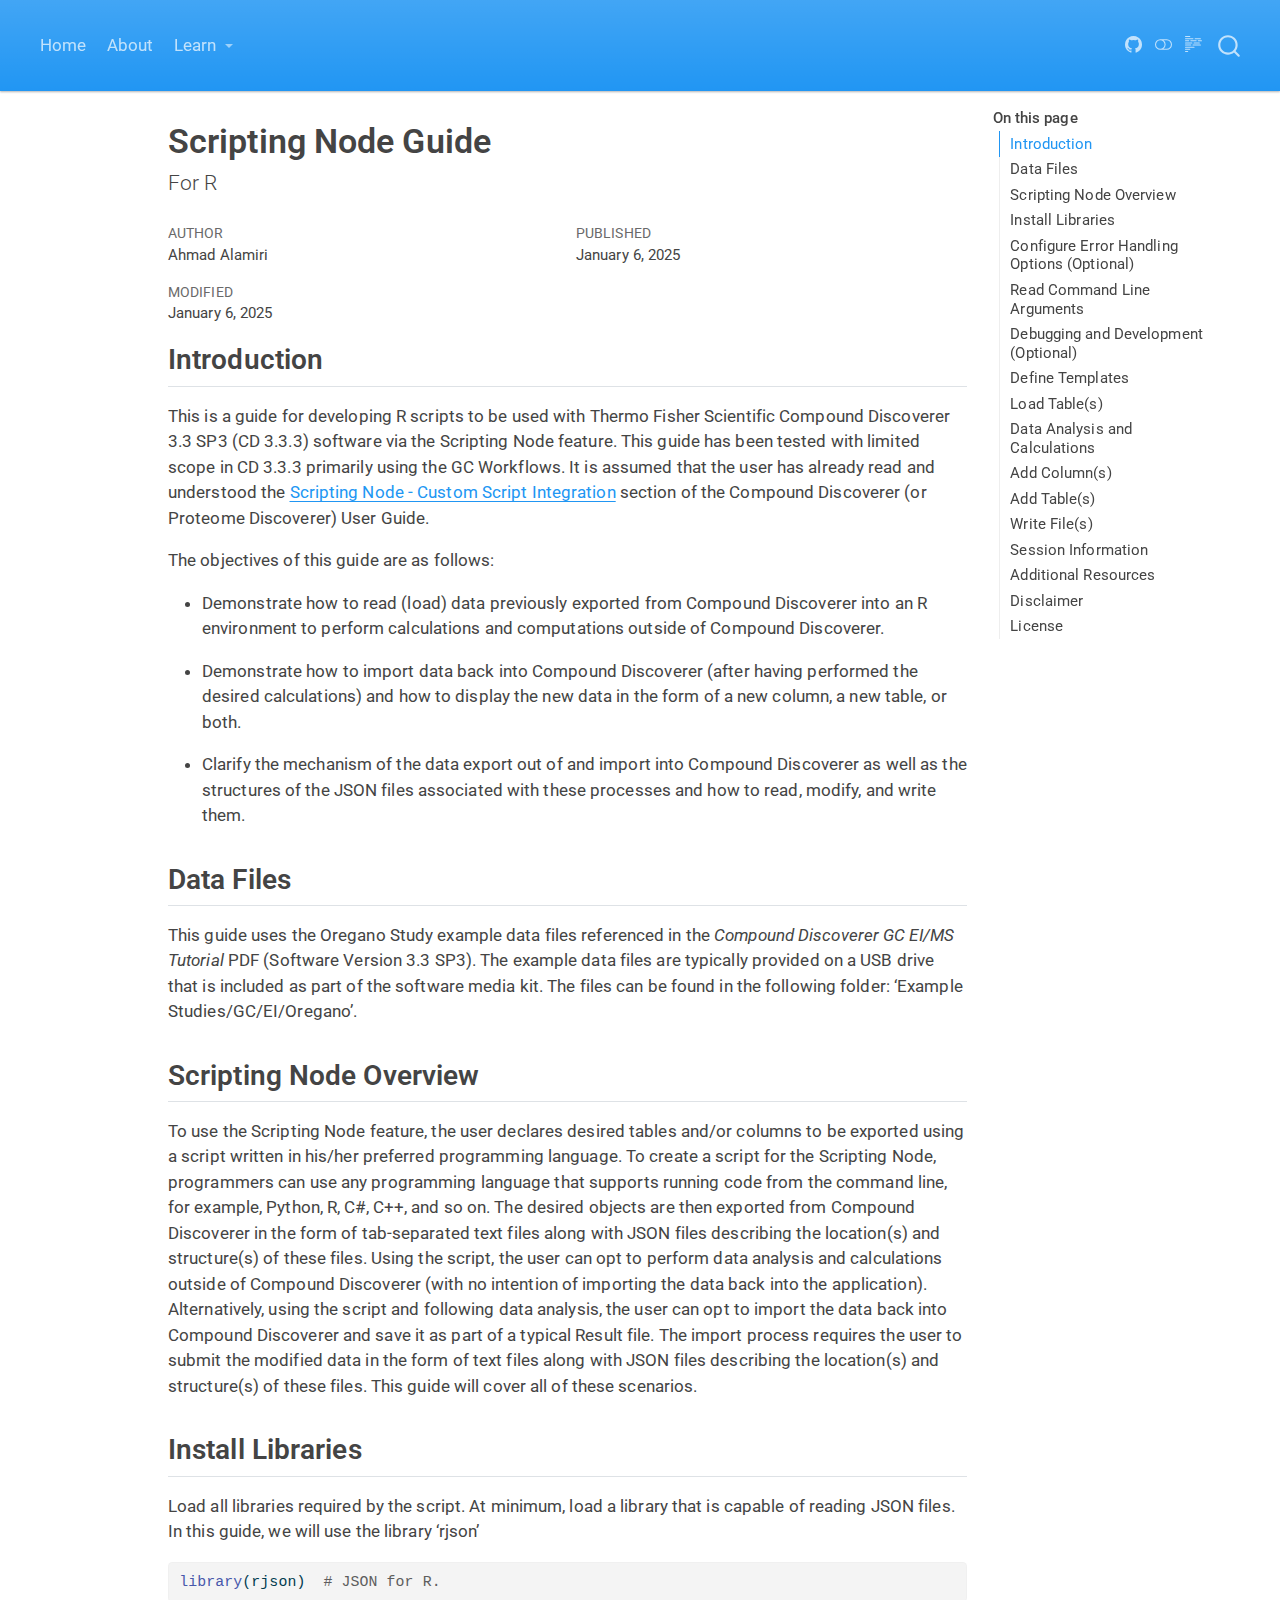
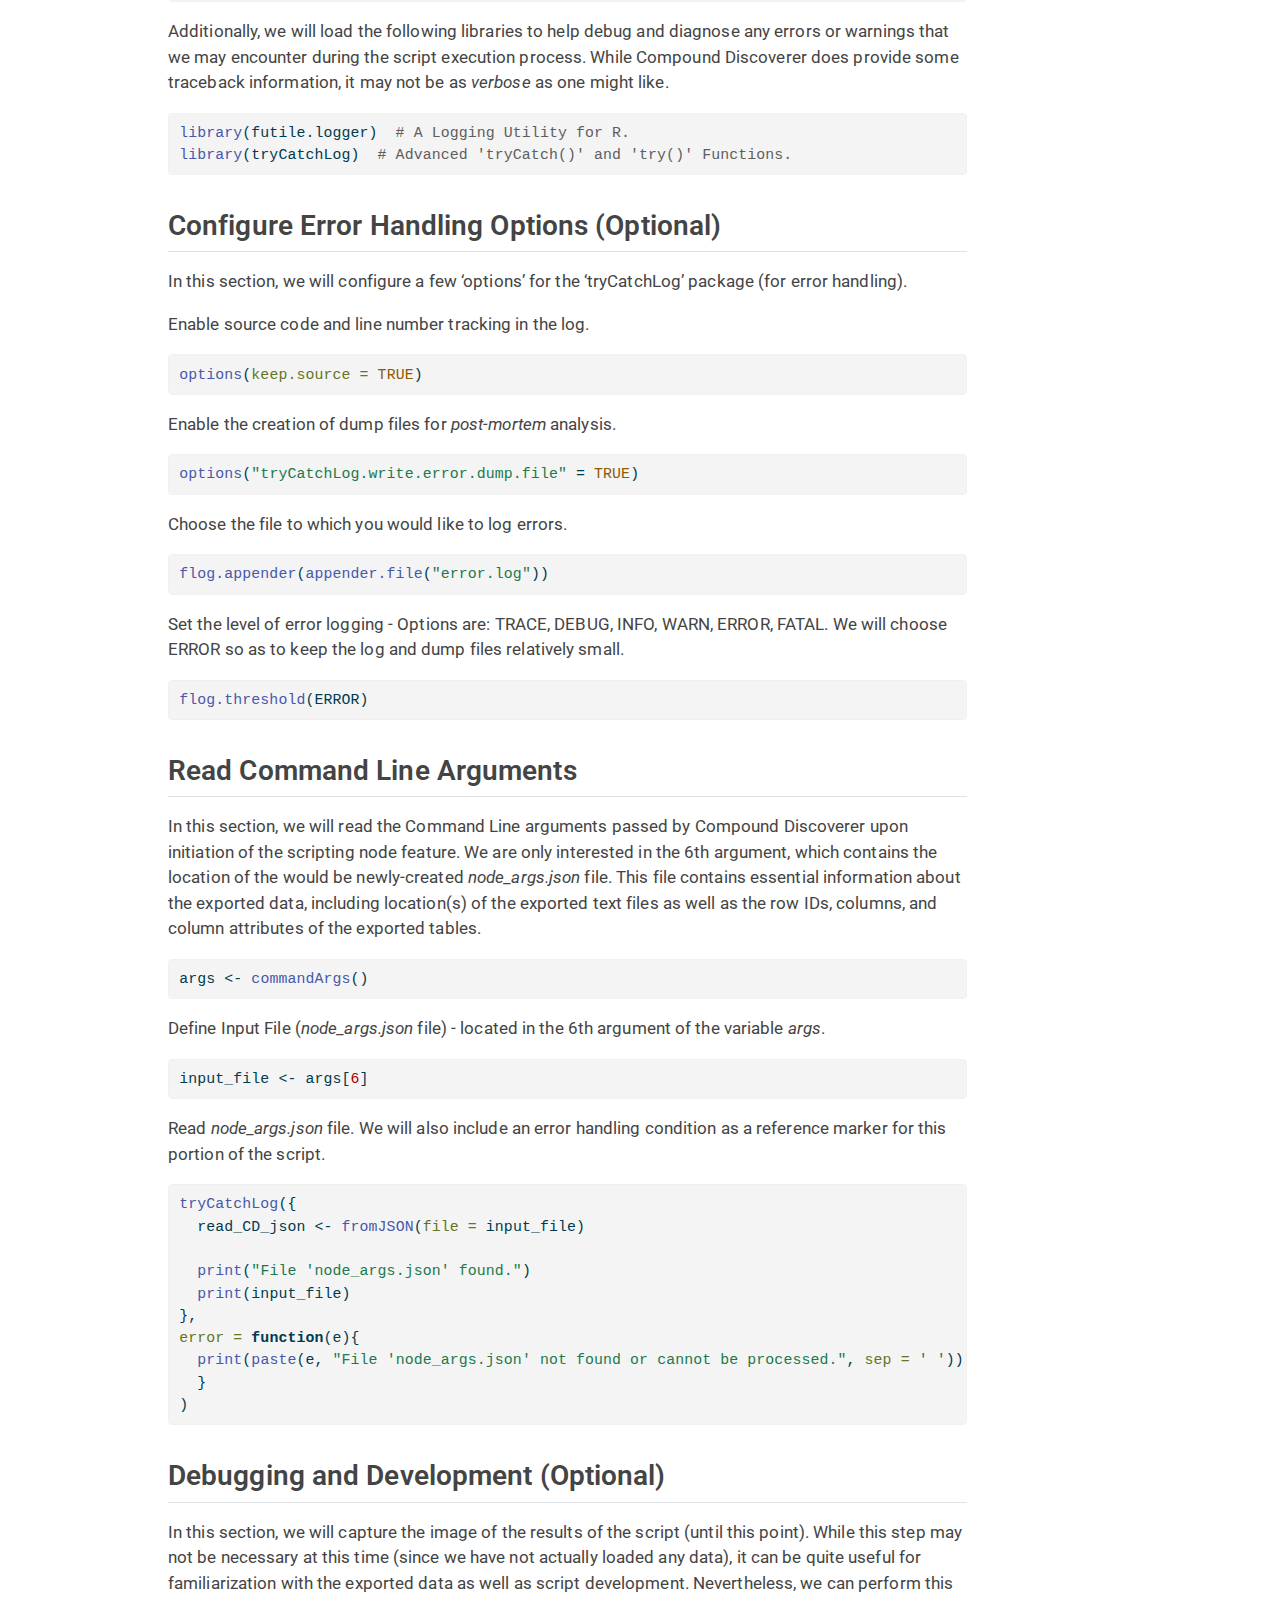
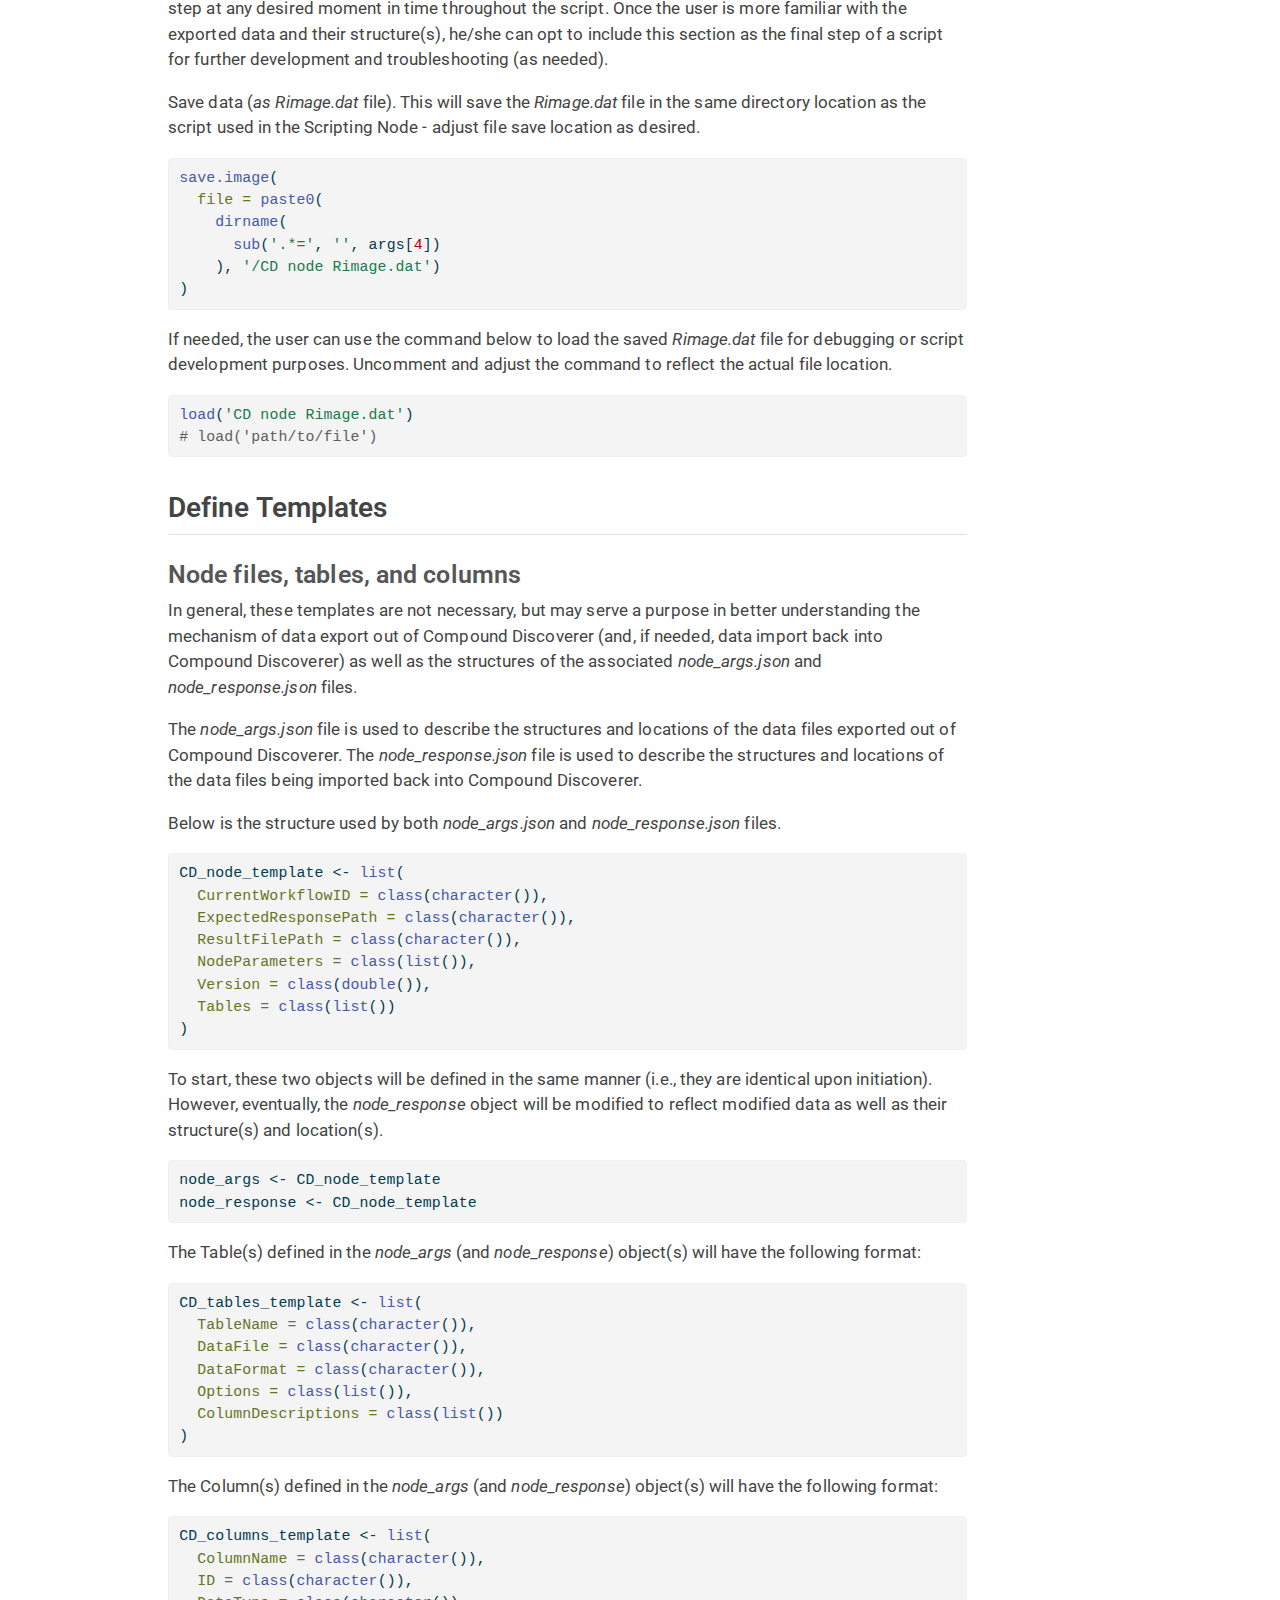
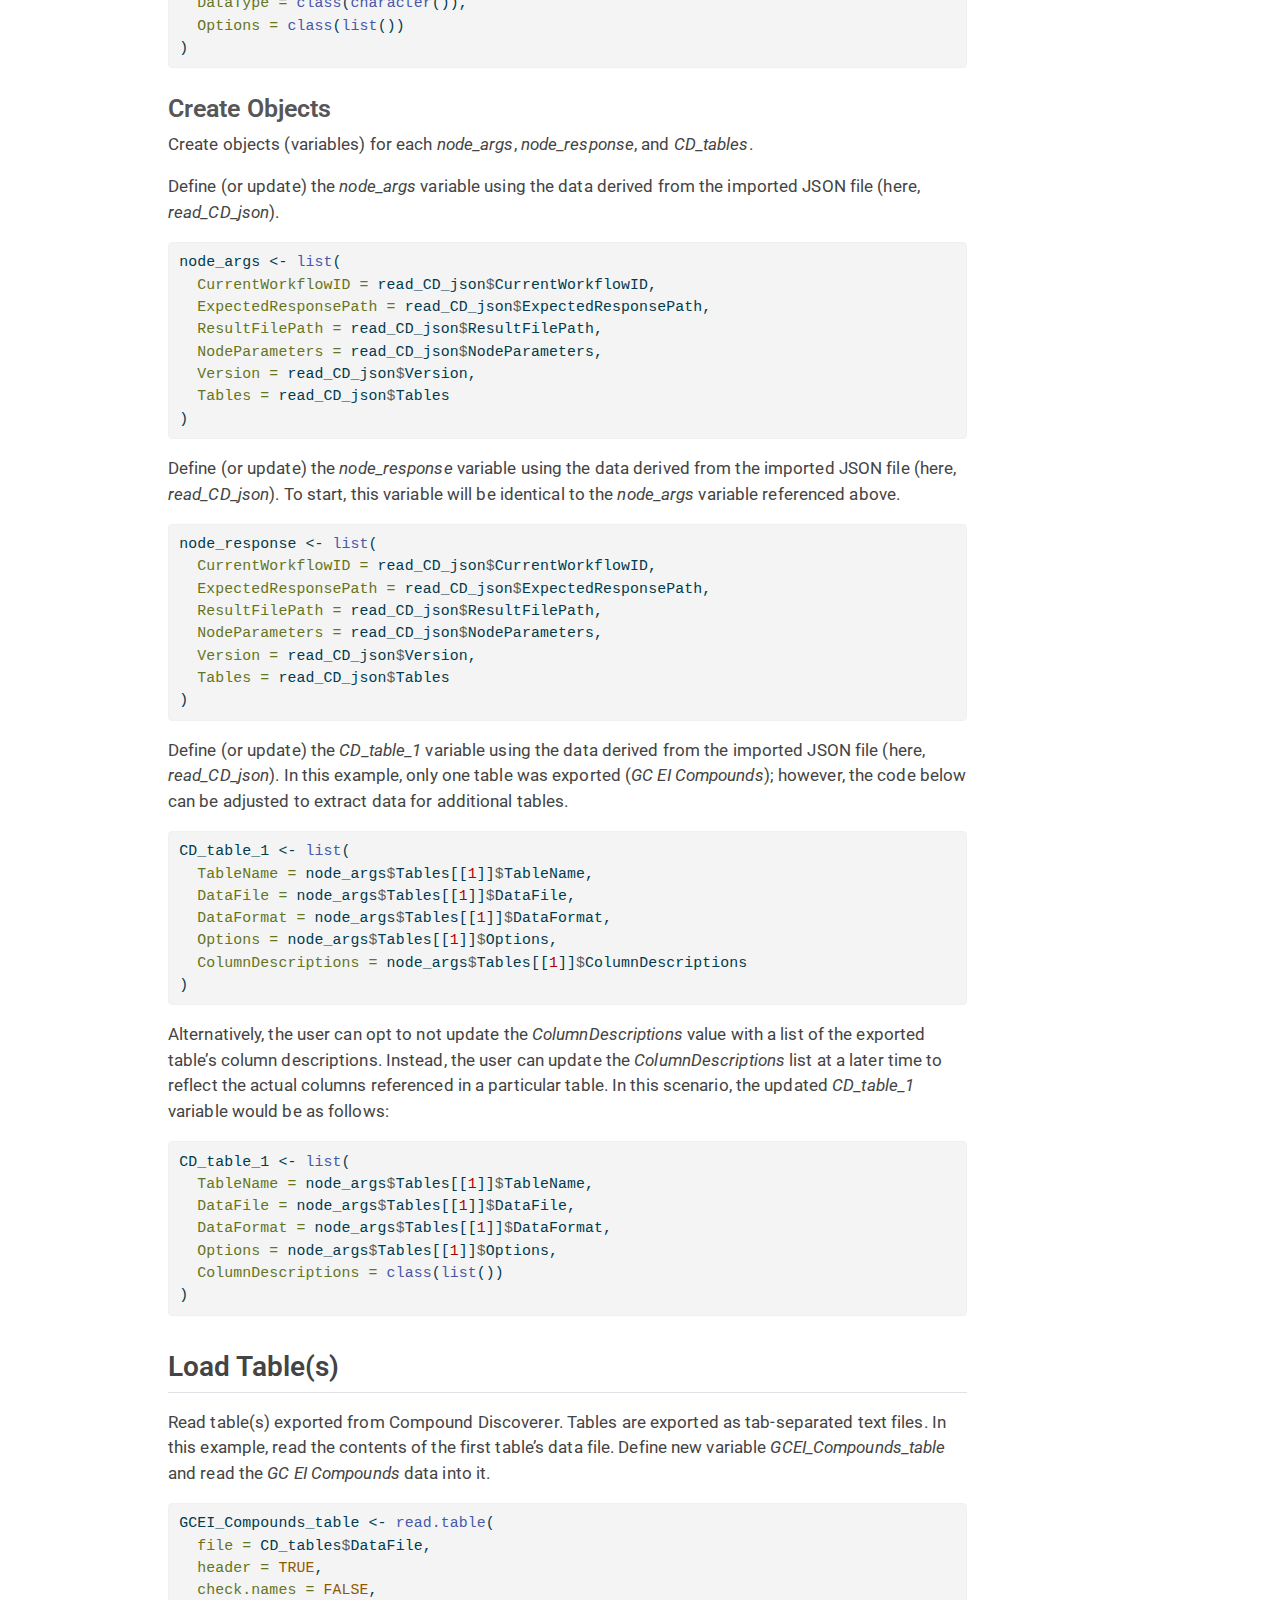
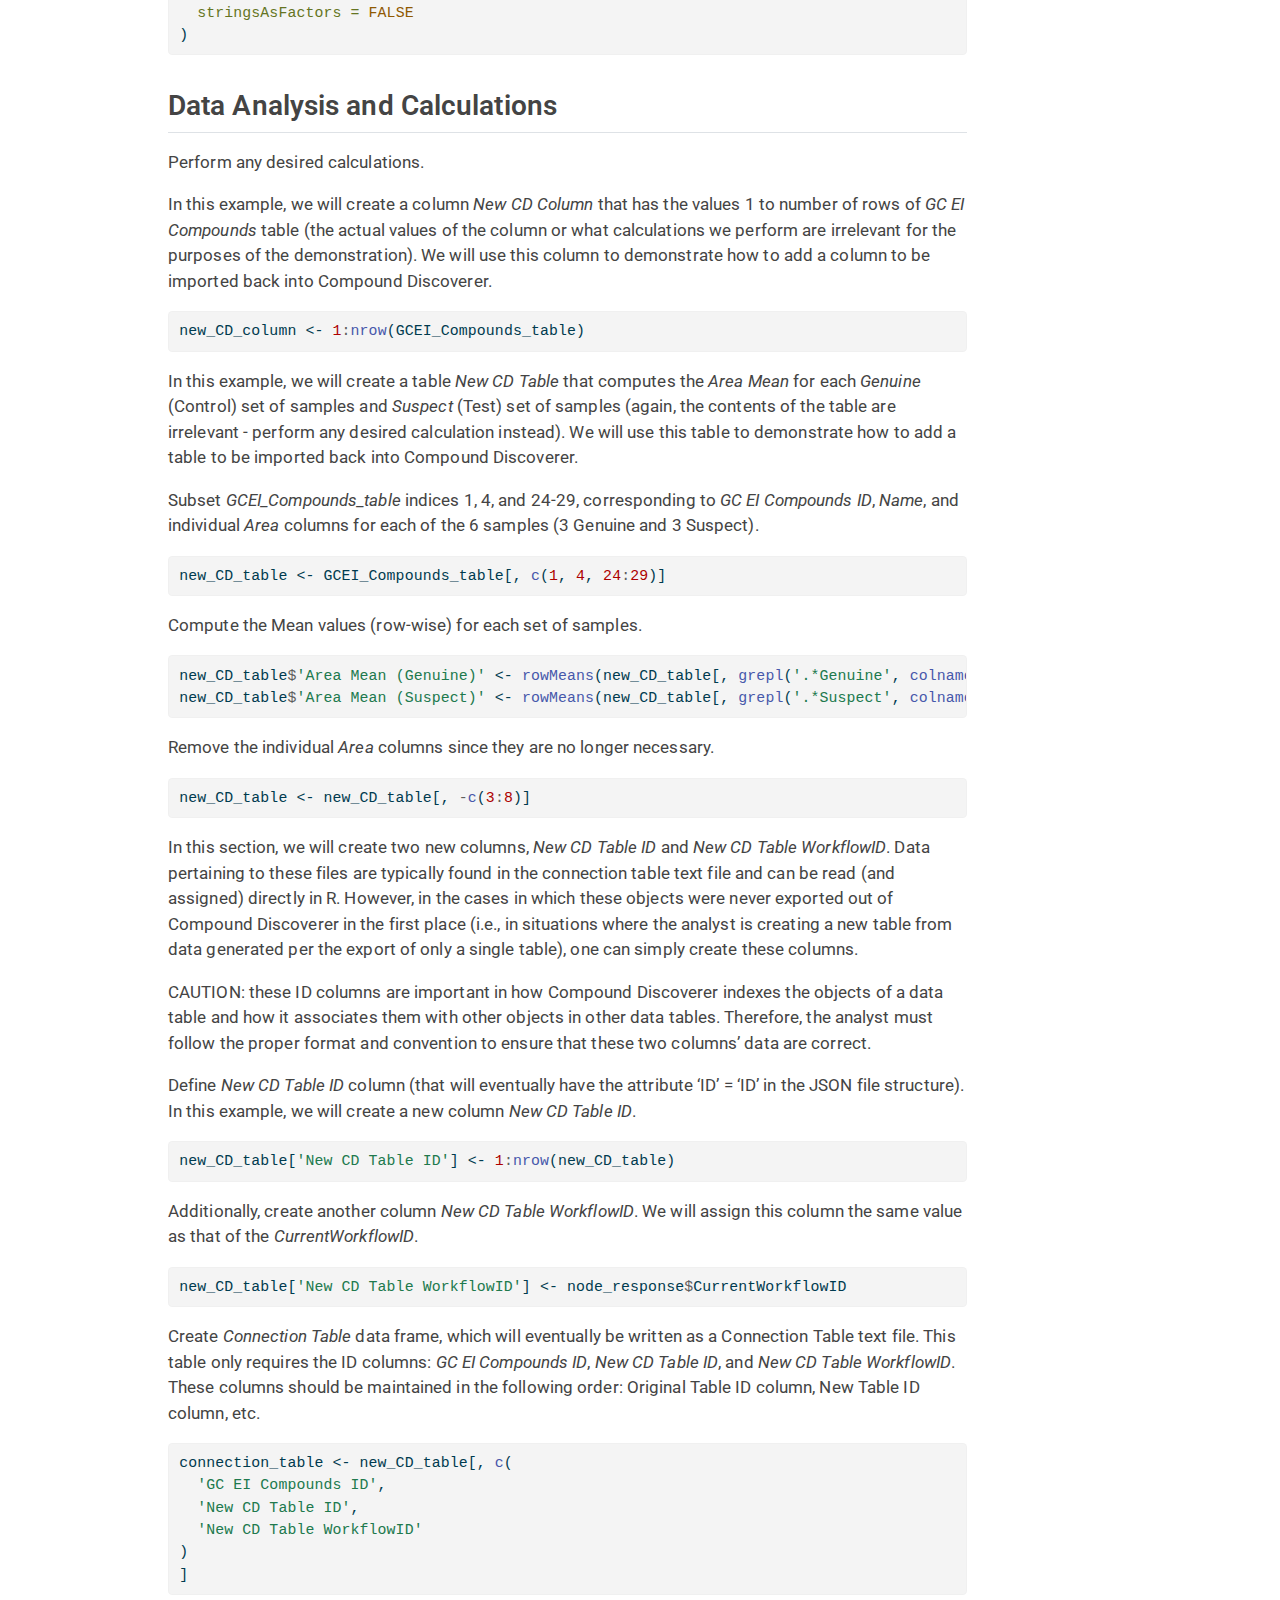
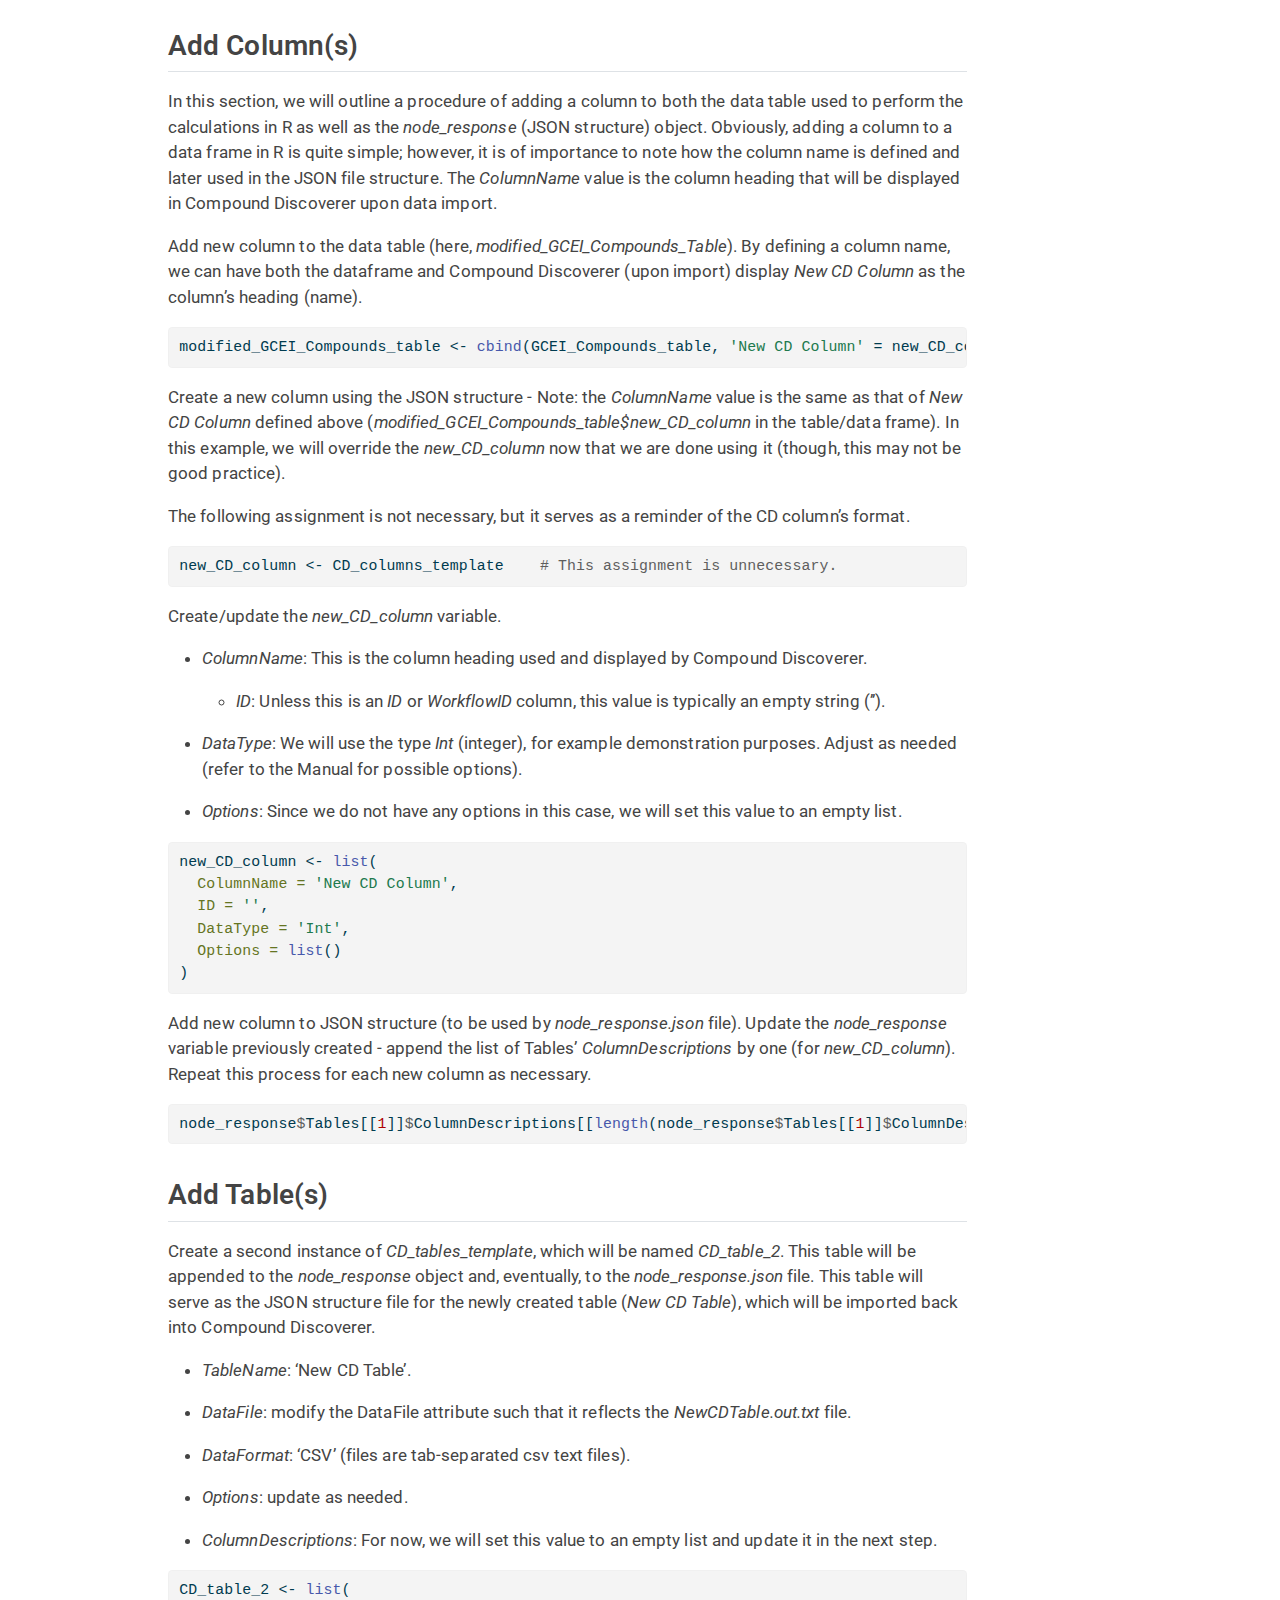
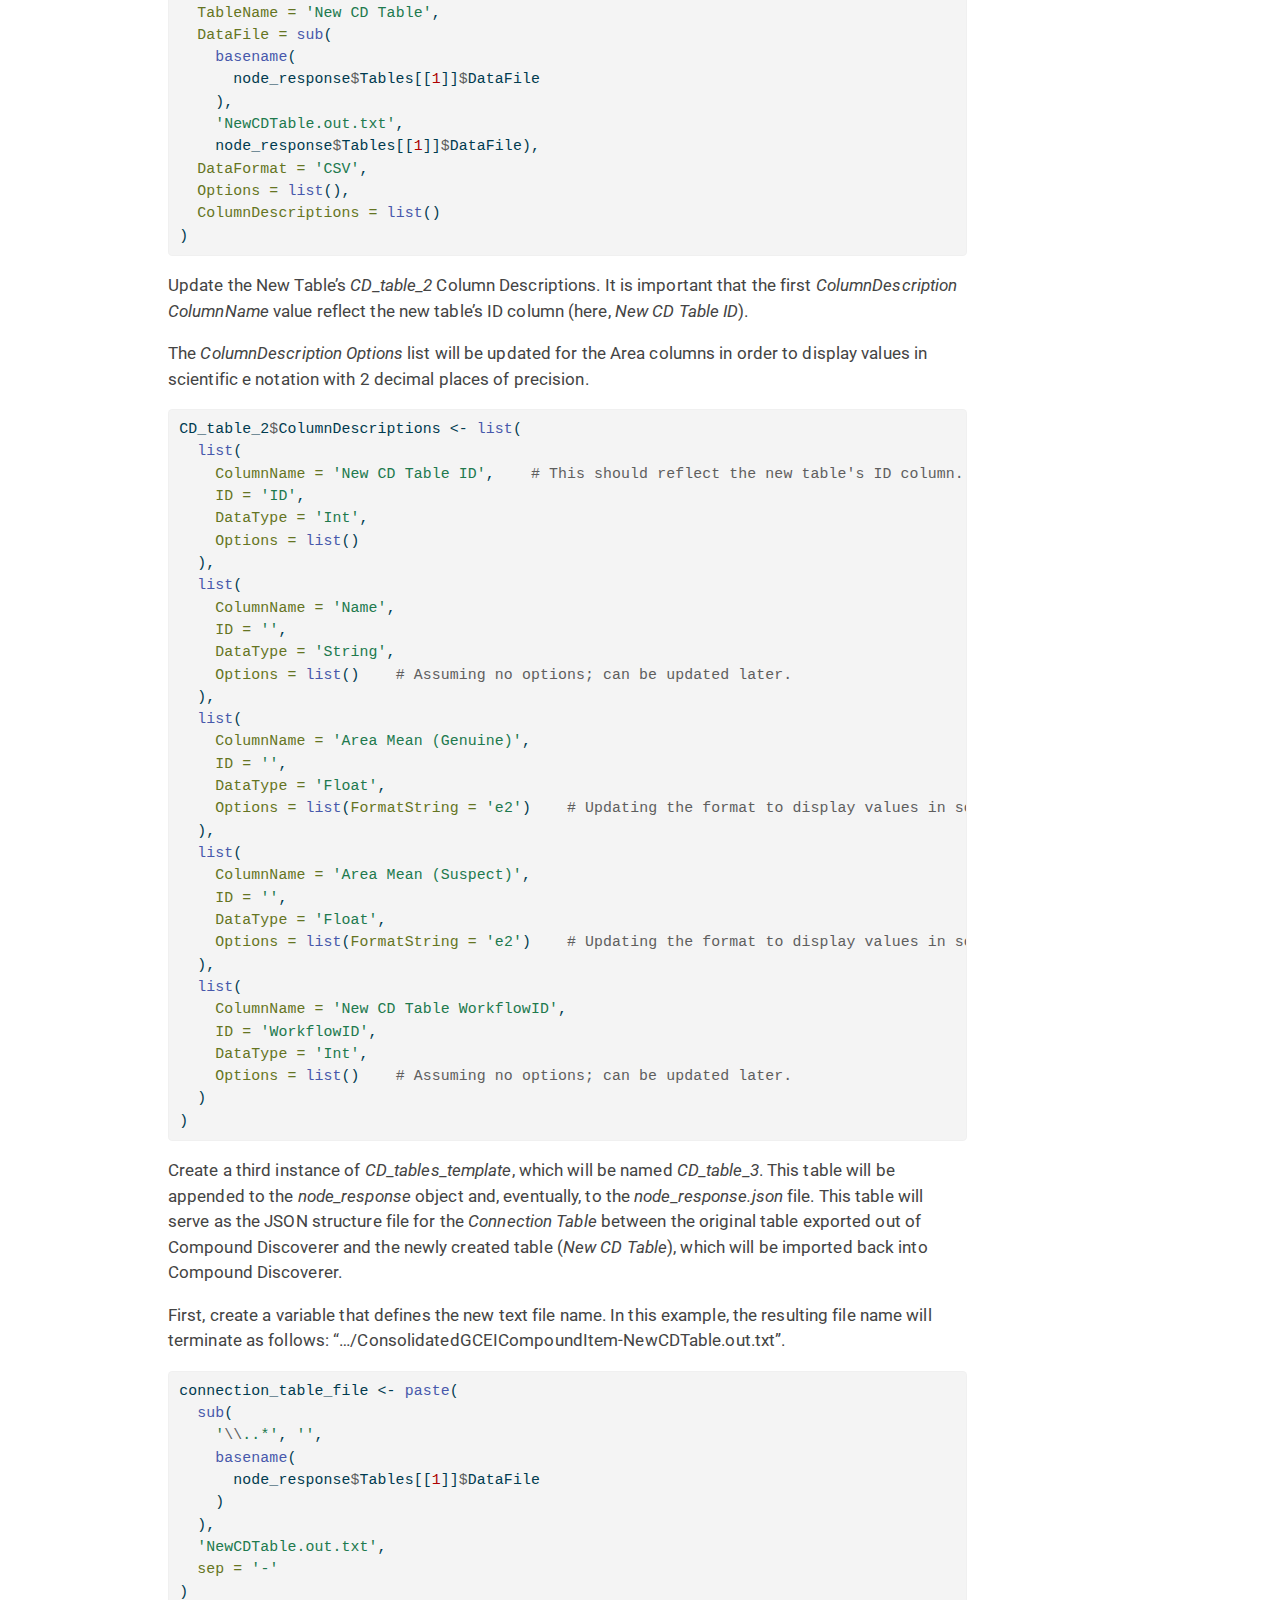
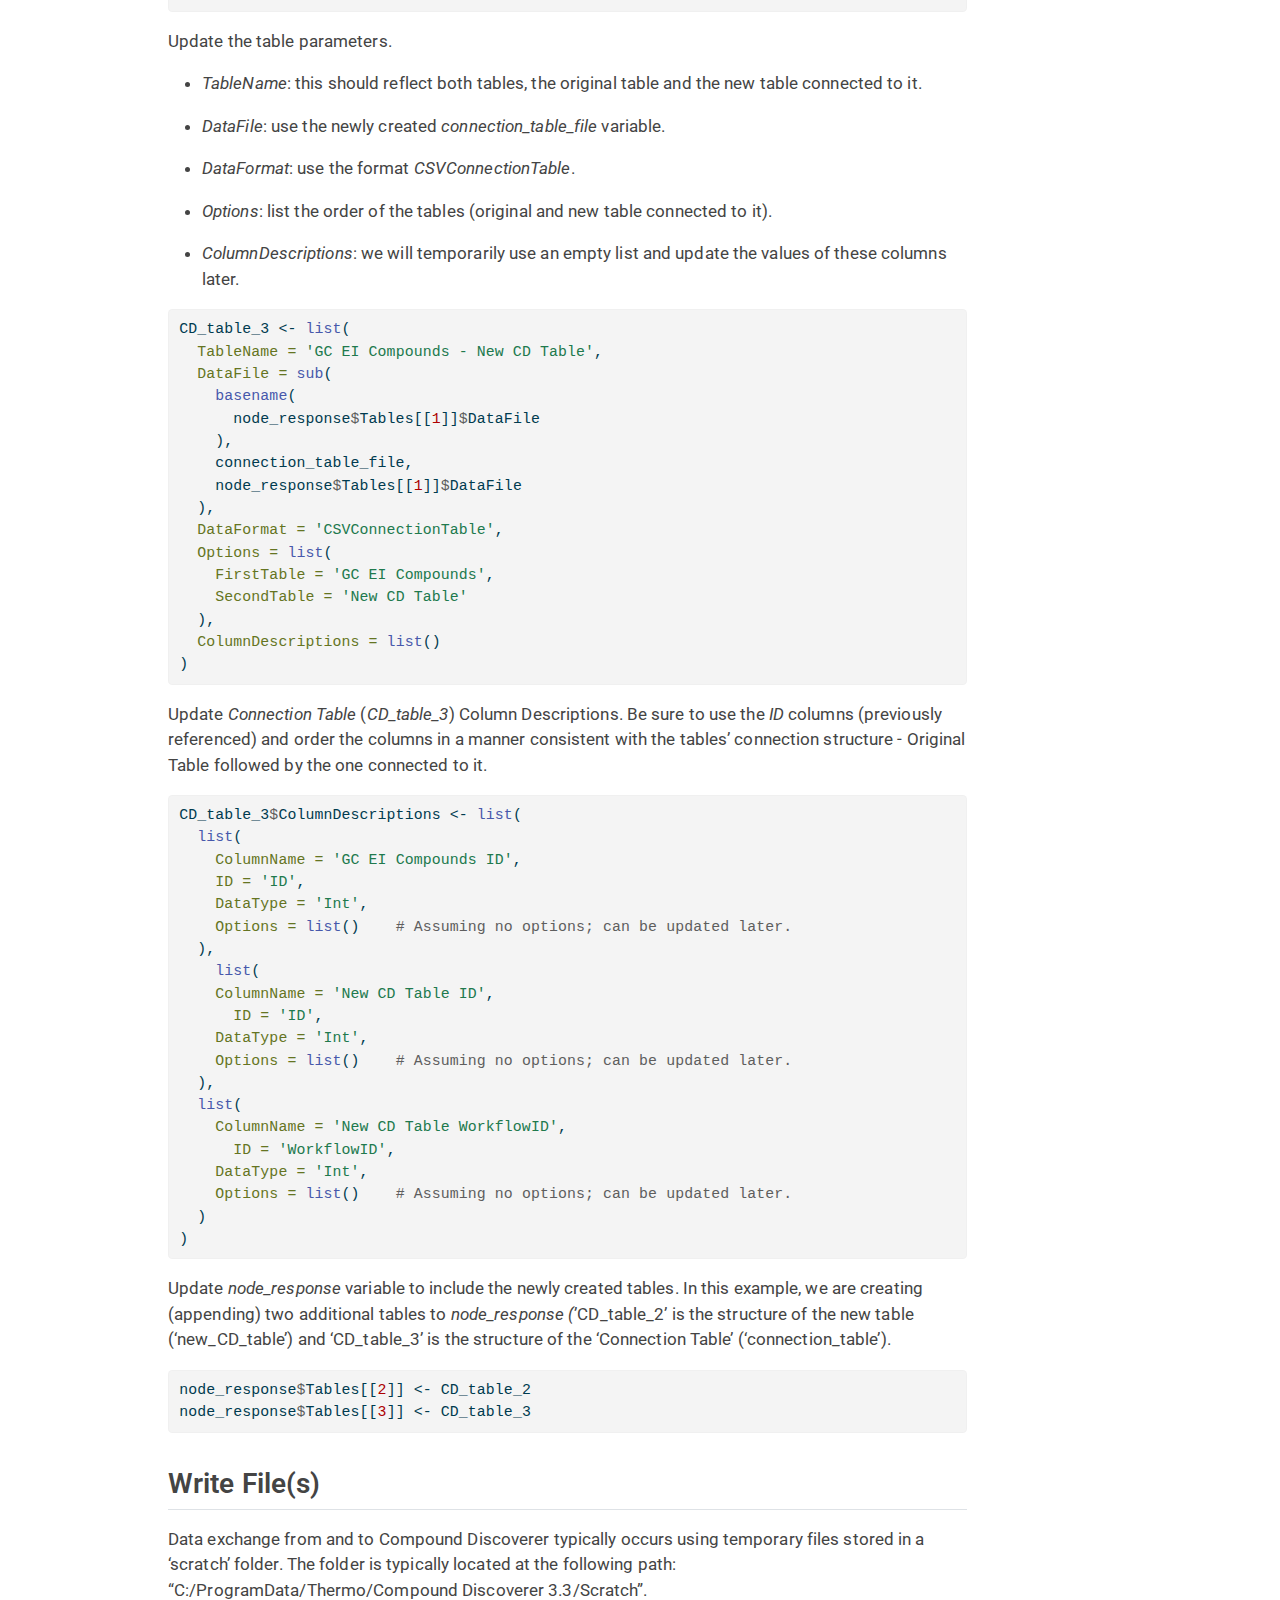
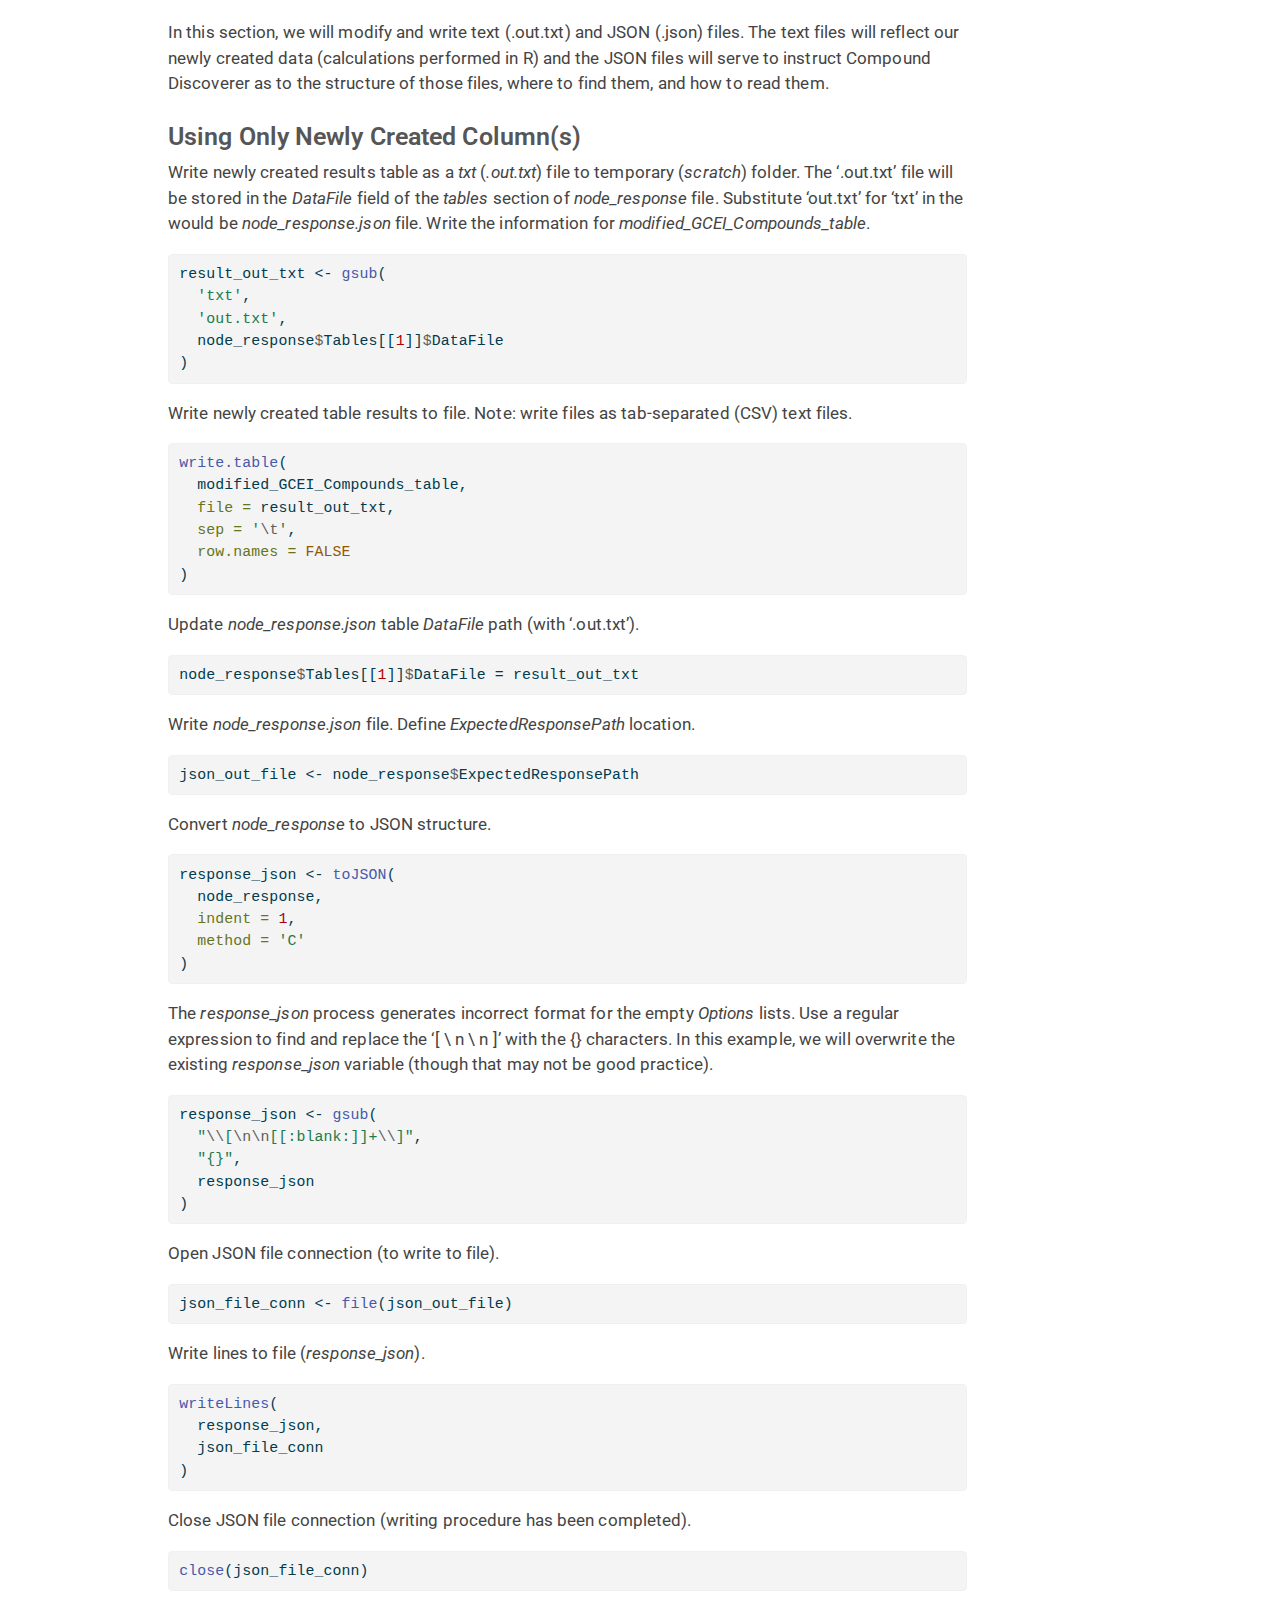
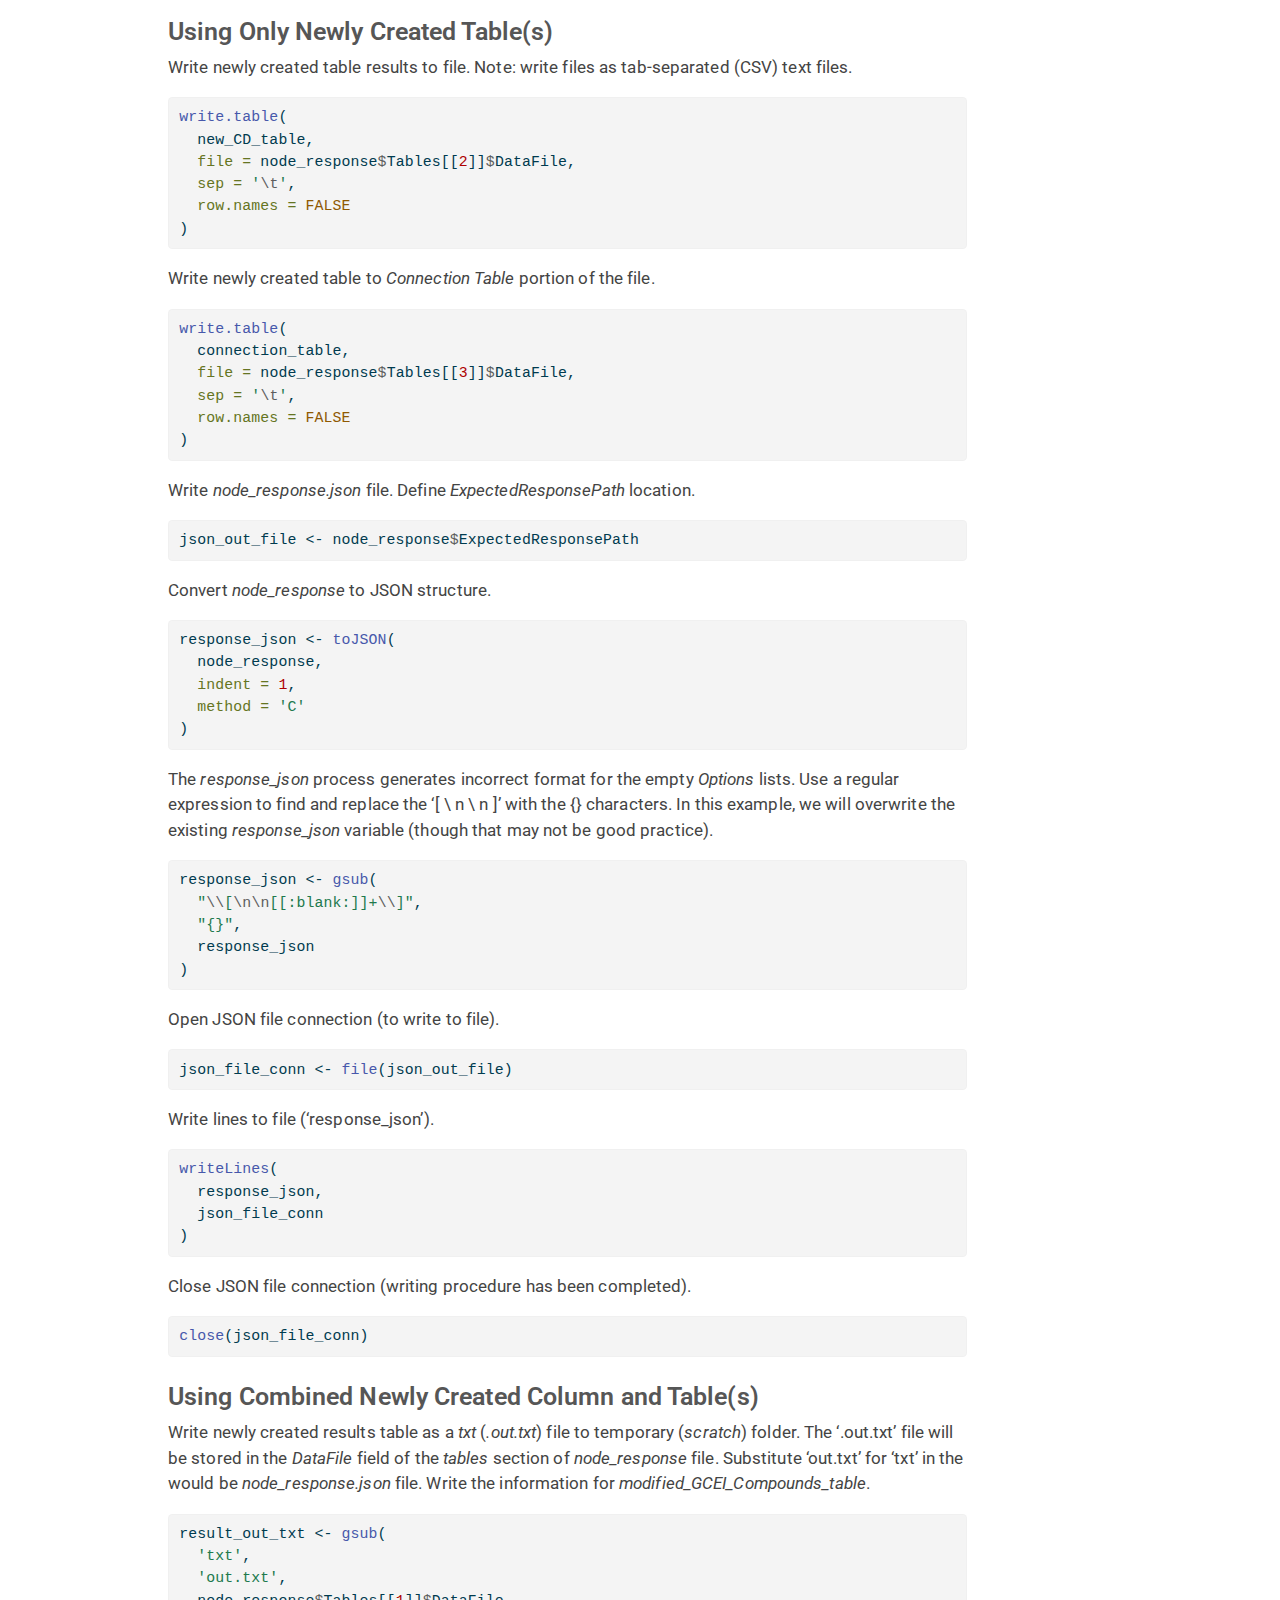
<file: docs/Compound-Discoverer/Scripting-Node/Scripting-Node-Guide-for-R.html>
<!DOCTYPE html>
<html xmlns="http://www.w3.org/1999/xhtml" lang="en" xml:lang="en"><head>

<meta charset="utf-8">
<meta name="generator" content="quarto-1.6.40">

<meta name="viewport" content="width=device-width, initial-scale=1.0, user-scalable=yes">

<meta name="author" content="Ahmad Alamiri">
<meta name="dcterms.date" content="2025-01-06">

<title>Scripting Node Guide – ahmadalamiri.github.io</title>
<style>
code{white-space: pre-wrap;}
span.smallcaps{font-variant: small-caps;}
div.columns{display: flex; gap: min(4vw, 1.5em);}
div.column{flex: auto; overflow-x: auto;}
div.hanging-indent{margin-left: 1.5em; text-indent: -1.5em;}
ul.task-list{list-style: none;}
ul.task-list li input[type="checkbox"] {
  width: 0.8em;
  margin: 0 0.8em 0.2em -1em; /* quarto-specific, see https://github.com/quarto-dev/quarto-cli/issues/4556 */ 
  vertical-align: middle;
}
/* CSS for syntax highlighting */
pre > code.sourceCode { white-space: pre; position: relative; }
pre > code.sourceCode > span { line-height: 1.25; }
pre > code.sourceCode > span:empty { height: 1.2em; }
.sourceCode { overflow: visible; }
code.sourceCode > span { color: inherit; text-decoration: inherit; }
div.sourceCode { margin: 1em 0; }
pre.sourceCode { margin: 0; }
@media screen {
div.sourceCode { overflow: auto; }
}
@media print {
pre > code.sourceCode { white-space: pre-wrap; }
pre > code.sourceCode > span { display: inline-block; text-indent: -5em; padding-left: 5em; }
}
pre.numberSource code
  { counter-reset: source-line 0; }
pre.numberSource code > span
  { position: relative; left: -4em; counter-increment: source-line; }
pre.numberSource code > span > a:first-child::before
  { content: counter(source-line);
    position: relative; left: -1em; text-align: right; vertical-align: baseline;
    border: none; display: inline-block;
    -webkit-touch-callout: none; -webkit-user-select: none;
    -khtml-user-select: none; -moz-user-select: none;
    -ms-user-select: none; user-select: none;
    padding: 0 4px; width: 4em;
  }
pre.numberSource { margin-left: 3em;  padding-left: 4px; }
div.sourceCode
  {   }
@media screen {
pre > code.sourceCode > span > a:first-child::before { text-decoration: underline; }
}
</style>


<script src="../../site_libs/quarto-nav/quarto-nav.js"></script>
<script src="../../site_libs/quarto-nav/headroom.min.js"></script>
<script src="../../site_libs/clipboard/clipboard.min.js"></script>
<script src="../../site_libs/quarto-search/autocomplete.umd.js"></script>
<script src="../../site_libs/quarto-search/fuse.min.js"></script>
<script src="../../site_libs/quarto-search/quarto-search.js"></script>
<meta name="quarto:offset" content="../../">
<script src="../../site_libs/quarto-html/quarto.js"></script>
<script src="../../site_libs/quarto-html/popper.min.js"></script>
<script src="../../site_libs/quarto-html/tippy.umd.min.js"></script>
<script src="../../site_libs/quarto-html/anchor.min.js"></script>
<link href="../../site_libs/quarto-html/tippy.css" rel="stylesheet">
<link href="../../site_libs/quarto-html/quarto-syntax-highlighting-549806ee2085284f45b00abea8c6df48.css" rel="stylesheet" class="quarto-color-scheme" id="quarto-text-highlighting-styles">
<link href="../../site_libs/quarto-html/quarto-syntax-highlighting-dark-8ea72dc5fed832574809a9c94082fbbb.css" rel="prefetch" class="quarto-color-scheme quarto-color-alternate" id="quarto-text-highlighting-styles">
<script src="../../site_libs/bootstrap/bootstrap.min.js"></script>
<link href="../../site_libs/bootstrap/bootstrap-icons.css" rel="stylesheet">
<link href="../../site_libs/bootstrap/bootstrap-5e0e4619244877d3681ad86eb47fbb02.min.css" rel="stylesheet" append-hash="true" class="quarto-color-scheme" id="quarto-bootstrap" data-mode="light">
<link href="../../site_libs/bootstrap/bootstrap-dark-e1a95413ce7875775f0026b5519a171c.min.css" rel="prefetch" append-hash="true" class="quarto-color-scheme quarto-color-alternate" id="quarto-bootstrap" data-mode="dark">
<script id="quarto-search-options" type="application/json">{
  "location": "navbar",
  "copy-button": false,
  "collapse-after": 3,
  "panel-placement": "end",
  "type": "overlay",
  "limit": 50,
  "keyboard-shortcut": [
    "f",
    "/",
    "s"
  ],
  "show-item-context": false,
  "language": {
    "search-no-results-text": "No results",
    "search-matching-documents-text": "matching documents",
    "search-copy-link-title": "Copy link to search",
    "search-hide-matches-text": "Hide additional matches",
    "search-more-match-text": "more match in this document",
    "search-more-matches-text": "more matches in this document",
    "search-clear-button-title": "Clear",
    "search-text-placeholder": "",
    "search-detached-cancel-button-title": "Cancel",
    "search-submit-button-title": "Submit",
    "search-label": "Search"
  }
}</script>


<link rel="stylesheet" href="../../styles.css">
</head>

<body class="nav-fixed">

<div id="quarto-search-results"></div>
  <header id="quarto-header" class="headroom fixed-top">
    <nav class="navbar navbar-expand-lg " data-bs-theme="dark">
      <div class="navbar-container container-fluid">
            <div id="quarto-search" class="" title="Search"></div>
          <button class="navbar-toggler" type="button" data-bs-toggle="collapse" data-bs-target="#navbarCollapse" aria-controls="navbarCollapse" role="menu" aria-expanded="false" aria-label="Toggle navigation" onclick="if (window.quartoToggleHeadroom) { window.quartoToggleHeadroom(); }">
  <span class="navbar-toggler-icon"></span>
</button>
          <div class="collapse navbar-collapse" id="navbarCollapse">
            <ul class="navbar-nav navbar-nav-scroll me-auto">
  <li class="nav-item">
    <a class="nav-link" href="../../index.html"> 
<span class="menu-text">Home</span></a>
  </li>  
  <li class="nav-item">
    <a class="nav-link" href="../../about.html"> 
<span class="menu-text">About</span></a>
  </li>  
  <li class="nav-item dropdown ">
    <a class="nav-link dropdown-toggle" href="#" id="nav-menu-learn" role="link" data-bs-toggle="dropdown" aria-expanded="false">
 <span class="menu-text">Learn</span>
    </a>
    <ul class="dropdown-menu" aria-labelledby="nav-menu-learn">    
        <li>
    <a class="dropdown-item" href="https://ahmadalamiri.github.io/Compound-Discoverer/Scripting-Node/Scripting-Node-Guide-for-Python.html">
 <span class="dropdown-text">Compound Discoverer - Scripting Node Guide (for Python)</span></a>
  </li>  
        <li>
    <a class="dropdown-item" href="https://ahmadalamiri.github.io/Compound-Discoverer/Scripting-Node/Scripting-Node-Guide-for-R.html">
 <span class="dropdown-text">Compound Discoverer - Scripting Node Guide (for R)</span></a>
  </li>  
        <li>
    <a class="dropdown-item" href="https://github.com/AhmadAlamiri/Compound-Discoverer/tree/main/Scripting-Node">
 <span class="dropdown-text">Compound Discoverer - Scripting Node - Example Scripts</span></a>
  </li>  
    </ul>
  </li>
</ul>
          </div> <!-- /navcollapse -->
            <div class="quarto-navbar-tools tools-wide">
    <a href="https://github.com/ahmadalamiri" title="" class="quarto-navigation-tool px-1" aria-label=""><i class="bi bi-github"></i></a>
  <a href="" class="quarto-color-scheme-toggle quarto-navigation-tool  px-1" onclick="window.quartoToggleColorScheme(); return false;" title="Toggle dark mode"><i class="bi"></i></a>
  <a href="" class="quarto-reader-toggle quarto-navigation-tool px-1" onclick="window.quartoToggleReader(); return false;" title="Toggle reader mode">
  <div class="quarto-reader-toggle-btn">
  <i class="bi"></i>
  </div>
</a>
</div>
      </div> <!-- /container-fluid -->
    </nav>
</header>
<!-- content -->
<div id="quarto-content" class="quarto-container page-columns page-rows-contents page-layout-article page-navbar">
<!-- sidebar -->
<!-- margin-sidebar -->
    <div id="quarto-margin-sidebar" class="sidebar margin-sidebar">
        <nav id="TOC" role="doc-toc" class="toc-active">
    <h2 id="toc-title">On this page</h2>
   
  <ul>
  <li><a href="#introduction" id="toc-introduction" class="nav-link active" data-scroll-target="#introduction">Introduction</a></li>
  <li><a href="#data-files" id="toc-data-files" class="nav-link" data-scroll-target="#data-files">Data Files</a></li>
  <li><a href="#scripting-node-overview" id="toc-scripting-node-overview" class="nav-link" data-scroll-target="#scripting-node-overview">Scripting Node Overview</a></li>
  <li><a href="#install-libraries" id="toc-install-libraries" class="nav-link" data-scroll-target="#install-libraries">Install Libraries</a></li>
  <li><a href="#configure-error-handling-options-optional" id="toc-configure-error-handling-options-optional" class="nav-link" data-scroll-target="#configure-error-handling-options-optional">Configure Error Handling Options (Optional)</a></li>
  <li><a href="#read-command-line-arguments" id="toc-read-command-line-arguments" class="nav-link" data-scroll-target="#read-command-line-arguments">Read Command Line Arguments</a></li>
  <li><a href="#debugging-and-development-optional" id="toc-debugging-and-development-optional" class="nav-link" data-scroll-target="#debugging-and-development-optional">Debugging and Development (Optional)</a></li>
  <li><a href="#define-templates" id="toc-define-templates" class="nav-link" data-scroll-target="#define-templates">Define Templates</a>
  <ul class="collapse">
  <li><a href="#node-files-tables-and-columns" id="toc-node-files-tables-and-columns" class="nav-link" data-scroll-target="#node-files-tables-and-columns">Node files, tables, and columns</a></li>
  <li><a href="#create-objects" id="toc-create-objects" class="nav-link" data-scroll-target="#create-objects">Create Objects</a></li>
  </ul></li>
  <li><a href="#load-tables" id="toc-load-tables" class="nav-link" data-scroll-target="#load-tables">Load Table(s)</a></li>
  <li><a href="#data-analysis-and-calculations" id="toc-data-analysis-and-calculations" class="nav-link" data-scroll-target="#data-analysis-and-calculations">Data Analysis and Calculations</a></li>
  <li><a href="#add-columns" id="toc-add-columns" class="nav-link" data-scroll-target="#add-columns">Add Column(s)</a></li>
  <li><a href="#add-tables" id="toc-add-tables" class="nav-link" data-scroll-target="#add-tables">Add Table(s)</a></li>
  <li><a href="#write-files" id="toc-write-files" class="nav-link" data-scroll-target="#write-files">Write File(s)</a>
  <ul class="collapse">
  <li><a href="#using-only-newly-created-columns" id="toc-using-only-newly-created-columns" class="nav-link" data-scroll-target="#using-only-newly-created-columns">Using Only Newly Created Column(s)</a></li>
  <li><a href="#using-only-newly-created-tables" id="toc-using-only-newly-created-tables" class="nav-link" data-scroll-target="#using-only-newly-created-tables">Using Only Newly Created Table(s)</a></li>
  <li><a href="#using-combined-newly-created-column-and-tables" id="toc-using-combined-newly-created-column-and-tables" class="nav-link" data-scroll-target="#using-combined-newly-created-column-and-tables">Using Combined Newly Created Column and Table(s)</a></li>
  </ul></li>
  <li><a href="#session-information" id="toc-session-information" class="nav-link" data-scroll-target="#session-information">Session Information</a></li>
  <li><a href="#additional-resources" id="toc-additional-resources" class="nav-link" data-scroll-target="#additional-resources">Additional Resources</a></li>
  <li><a href="#disclaimer" id="toc-disclaimer" class="nav-link" data-scroll-target="#disclaimer">Disclaimer</a></li>
  <li><a href="#license" id="toc-license" class="nav-link" data-scroll-target="#license">License</a></li>
  </ul>
</nav>
    </div>
<!-- main -->
<main class="content" id="quarto-document-content">

<header id="title-block-header" class="quarto-title-block default">
<div class="quarto-title">
<h1 class="title">Scripting Node Guide</h1>
<p class="subtitle lead">For R</p>
</div>



<div class="quarto-title-meta">

    <div>
    <div class="quarto-title-meta-heading">Author</div>
    <div class="quarto-title-meta-contents">
             <p>Ahmad Alamiri </p>
          </div>
  </div>
    
    <div>
    <div class="quarto-title-meta-heading">Published</div>
    <div class="quarto-title-meta-contents">
      <p class="date">January 6, 2025</p>
    </div>
  </div>
  
    <div>
    <div class="quarto-title-meta-heading">Modified</div>
    <div class="quarto-title-meta-contents">
      <p class="date-modified">January 6, 2025</p>
    </div>
  </div>
    
  </div>
  


</header>


<section id="introduction" class="level2">
<h2 class="anchored" data-anchor-id="introduction">Introduction</h2>
<p>This is a guide for developing R scripts to be used with Thermo Fisher Scientific Compound Discoverer 3.3 SP3 (CD 3.3.3) software via the Scripting Node feature. This guide has been tested with limited scope in CD 3.3.3 primarily using the GC Workflows. It is assumed that the user has already read and understood the <a href="https://docs.thermofisher.com/r/Proteome-Discoverer-3.1-User-Guide/en-US1325195659v1" title="Scripting Node - Custom Script Integration">Scripting Node - Custom Script Integration</a> section of the Compound Discoverer (or Proteome Discoverer) User Guide.</p>
<p>The objectives of this guide are as follows:</p>
<ul>
<li><p>Demonstrate how to read (load) data previously exported from Compound Discoverer into an R environment to perform calculations and computations outside of Compound Discoverer.</p></li>
<li><p>Demonstrate how to import data back into Compound Discoverer (after having performed the desired calculations) and how to display the new data in the form of a new column, a new table, or both.</p></li>
<li><p>Clarify the mechanism of the data export out of and import into Compound Discoverer as well as the structures of the JSON files associated with these processes and how to read, modify, and write them.</p></li>
</ul>
</section>
<section id="data-files" class="level2">
<h2 class="anchored" data-anchor-id="data-files">Data Files</h2>
<p>This guide uses the Oregano Study example data files referenced in the <em>Compound Discoverer GC EI/MS Tutorial</em> PDF (Software Version 3.3 SP3). The example data files are typically provided on a USB drive that is included as part of the software media kit. The files can be found in the following folder: ‘Example Studies/GC/EI/Oregano’.</p>
</section>
<section id="scripting-node-overview" class="level2">
<h2 class="anchored" data-anchor-id="scripting-node-overview">Scripting Node Overview</h2>
<p>To use the Scripting Node feature, the user declares desired tables and/or columns to be exported using a script written in his/her preferred programming language. To create a script for the Scripting Node, programmers can use any programming language that supports running code from the command line, for example, Python, R, C#, C++, and so on. The desired objects are then exported from Compound Discoverer in the form of tab-separated text files along with JSON files describing the location(s) and structure(s) of these files. Using the script, the user can opt to perform data analysis and calculations outside of Compound Discoverer (with no intention of importing the data back into the application). Alternatively, using the script and following data analysis, the user can opt to import the data back into Compound Discoverer and save it as part of a typical Result file. The import process requires the user to submit the modified data in the form of text files along with JSON files describing the location(s) and structure(s) of these files. This guide will cover all of these scenarios.</p>
</section>
<section id="install-libraries" class="level2">
<h2 class="anchored" data-anchor-id="install-libraries">Install Libraries</h2>
<p>Load all libraries required by the script. At minimum, load a library that is capable of reading JSON files. In this guide, we will use the library ‘rjson’</p>
<div class="cell">
<div class="sourceCode cell-code" id="cb1"><pre class="sourceCode r code-with-copy"><code class="sourceCode r"><span id="cb1-1"><a href="#cb1-1" aria-hidden="true" tabindex="-1"></a><span class="fu">library</span>(rjson)  <span class="co"># JSON for R.</span></span></code><button title="Copy to Clipboard" class="code-copy-button"><i class="bi"></i></button></pre></div>
</div>
<p>Additionally, we will load the following libraries to help debug and diagnose any errors or warnings that we may encounter during the script execution process. While Compound Discoverer does provide some traceback information, it may not be as <em>verbose</em> as one might like.</p>
<div class="cell">
<div class="sourceCode cell-code" id="cb2"><pre class="sourceCode r code-with-copy"><code class="sourceCode r"><span id="cb2-1"><a href="#cb2-1" aria-hidden="true" tabindex="-1"></a><span class="fu">library</span>(futile.logger)  <span class="co"># A Logging Utility for R.</span></span>
<span id="cb2-2"><a href="#cb2-2" aria-hidden="true" tabindex="-1"></a><span class="fu">library</span>(tryCatchLog)  <span class="co"># Advanced 'tryCatch()' and 'try()' Functions.</span></span></code><button title="Copy to Clipboard" class="code-copy-button"><i class="bi"></i></button></pre></div>
</div>
</section>
<section id="configure-error-handling-options-optional" class="level2">
<h2 class="anchored" data-anchor-id="configure-error-handling-options-optional">Configure Error Handling Options (Optional)</h2>
<p>In this section, we will configure a few ‘options’ for the ‘tryCatchLog’ package (for error handling).</p>
<p>Enable source code and line number tracking in the log.</p>
<div class="cell">
<div class="sourceCode cell-code" id="cb3"><pre class="sourceCode r code-with-copy"><code class="sourceCode r"><span id="cb3-1"><a href="#cb3-1" aria-hidden="true" tabindex="-1"></a><span class="fu">options</span>(<span class="at">keep.source =</span> <span class="cn">TRUE</span>)</span></code><button title="Copy to Clipboard" class="code-copy-button"><i class="bi"></i></button></pre></div>
</div>
<p>Enable the creation of dump files for <em>post-mortem</em> analysis.</p>
<div class="cell">
<div class="sourceCode cell-code" id="cb4"><pre class="sourceCode r code-with-copy"><code class="sourceCode r"><span id="cb4-1"><a href="#cb4-1" aria-hidden="true" tabindex="-1"></a><span class="fu">options</span>(<span class="st">"tryCatchLog.write.error.dump.file"</span> <span class="ot">=</span> <span class="cn">TRUE</span>)</span></code><button title="Copy to Clipboard" class="code-copy-button"><i class="bi"></i></button></pre></div>
</div>
<p>Choose the file to which you would like to log errors.</p>
<div class="cell">
<div class="sourceCode cell-code" id="cb5"><pre class="sourceCode r code-with-copy"><code class="sourceCode r"><span id="cb5-1"><a href="#cb5-1" aria-hidden="true" tabindex="-1"></a><span class="fu">flog.appender</span>(<span class="fu">appender.file</span>(<span class="st">"error.log"</span>))</span></code><button title="Copy to Clipboard" class="code-copy-button"><i class="bi"></i></button></pre></div>
</div>
<p>Set the level of error logging - Options are: TRACE, DEBUG, INFO, WARN, ERROR, FATAL. We will choose ERROR so as to keep the log and dump files relatively small.</p>
<div class="cell">
<div class="sourceCode cell-code" id="cb6"><pre class="sourceCode r code-with-copy"><code class="sourceCode r"><span id="cb6-1"><a href="#cb6-1" aria-hidden="true" tabindex="-1"></a><span class="fu">flog.threshold</span>(ERROR) </span></code><button title="Copy to Clipboard" class="code-copy-button"><i class="bi"></i></button></pre></div>
</div>
</section>
<section id="read-command-line-arguments" class="level2">
<h2 class="anchored" data-anchor-id="read-command-line-arguments">Read Command Line Arguments</h2>
<p>In this section, we will read the Command Line arguments passed by Compound Discoverer upon initiation of the scripting node feature. We are only interested in the 6th argument, which contains the location of the would be newly-created <em>node_args.json</em> file. This file contains essential information about the exported data, including location(s) of the exported text files as well as the row IDs, columns, and column attributes of the exported tables.</p>
<div class="cell">
<div class="sourceCode cell-code" id="cb7"><pre class="sourceCode r code-with-copy"><code class="sourceCode r"><span id="cb7-1"><a href="#cb7-1" aria-hidden="true" tabindex="-1"></a>args <span class="ot">&lt;-</span> <span class="fu">commandArgs</span>()</span></code><button title="Copy to Clipboard" class="code-copy-button"><i class="bi"></i></button></pre></div>
</div>
<p>Define Input File (<em>node_args.json</em> file) - located in the 6th argument of the variable <em>args</em>.</p>
<div class="cell">
<div class="sourceCode cell-code" id="cb8"><pre class="sourceCode r code-with-copy"><code class="sourceCode r"><span id="cb8-1"><a href="#cb8-1" aria-hidden="true" tabindex="-1"></a>input_file <span class="ot">&lt;-</span> args[<span class="dv">6</span>]</span></code><button title="Copy to Clipboard" class="code-copy-button"><i class="bi"></i></button></pre></div>
</div>
<p>Read <em>node_args.json</em> file. We will also include an error handling condition as a reference marker for this portion of the script.</p>
<div class="cell">
<div class="sourceCode cell-code" id="cb9"><pre class="sourceCode r code-with-copy"><code class="sourceCode r"><span id="cb9-1"><a href="#cb9-1" aria-hidden="true" tabindex="-1"></a><span class="fu">tryCatchLog</span>({</span>
<span id="cb9-2"><a href="#cb9-2" aria-hidden="true" tabindex="-1"></a>  read_CD_json <span class="ot">&lt;-</span> <span class="fu">fromJSON</span>(<span class="at">file =</span> input_file)</span>
<span id="cb9-3"><a href="#cb9-3" aria-hidden="true" tabindex="-1"></a>  </span>
<span id="cb9-4"><a href="#cb9-4" aria-hidden="true" tabindex="-1"></a>  <span class="fu">print</span>(<span class="st">"File 'node_args.json' found."</span>)</span>
<span id="cb9-5"><a href="#cb9-5" aria-hidden="true" tabindex="-1"></a>  <span class="fu">print</span>(input_file)</span>
<span id="cb9-6"><a href="#cb9-6" aria-hidden="true" tabindex="-1"></a>},</span>
<span id="cb9-7"><a href="#cb9-7" aria-hidden="true" tabindex="-1"></a><span class="at">error =</span> <span class="cf">function</span>(e){</span>
<span id="cb9-8"><a href="#cb9-8" aria-hidden="true" tabindex="-1"></a>  <span class="fu">print</span>(<span class="fu">paste</span>(e, <span class="st">"File 'node_args.json' not found or cannot be processed."</span>, <span class="at">sep =</span> <span class="st">' '</span>))</span>
<span id="cb9-9"><a href="#cb9-9" aria-hidden="true" tabindex="-1"></a>  }</span>
<span id="cb9-10"><a href="#cb9-10" aria-hidden="true" tabindex="-1"></a>)</span></code><button title="Copy to Clipboard" class="code-copy-button"><i class="bi"></i></button></pre></div>
</div>
</section>
<section id="debugging-and-development-optional" class="level2">
<h2 class="anchored" data-anchor-id="debugging-and-development-optional">Debugging and Development (Optional)</h2>
<p>In this section, we will capture the image of the results of the script (until this point). While this step may not be necessary at this time (since we have not actually loaded any data), it can be quite useful for familiarization with the exported data as well as script development. Nevertheless, we can perform this step at any desired moment in time throughout the script. Once the user is more familiar with the exported data and their structure(s), he/she can opt to include this section as the final step of a script for further development and troubleshooting (as needed).</p>
<p>Save data (<em>as Rimage.dat</em> file). This will save the <em>Rimage.dat</em> file in the same directory location as the script used in the Scripting Node - adjust file save location as desired.</p>
<div class="cell">
<div class="sourceCode cell-code" id="cb10"><pre class="sourceCode r code-with-copy"><code class="sourceCode r"><span id="cb10-1"><a href="#cb10-1" aria-hidden="true" tabindex="-1"></a><span class="fu">save.image</span>(</span>
<span id="cb10-2"><a href="#cb10-2" aria-hidden="true" tabindex="-1"></a>  <span class="at">file =</span> <span class="fu">paste0</span>(</span>
<span id="cb10-3"><a href="#cb10-3" aria-hidden="true" tabindex="-1"></a>    <span class="fu">dirname</span>(</span>
<span id="cb10-4"><a href="#cb10-4" aria-hidden="true" tabindex="-1"></a>      <span class="fu">sub</span>(<span class="st">'.*='</span>, <span class="st">''</span>, args[<span class="dv">4</span>])</span>
<span id="cb10-5"><a href="#cb10-5" aria-hidden="true" tabindex="-1"></a>    ), <span class="st">'/CD node Rimage.dat'</span>)</span>
<span id="cb10-6"><a href="#cb10-6" aria-hidden="true" tabindex="-1"></a>)</span></code><button title="Copy to Clipboard" class="code-copy-button"><i class="bi"></i></button></pre></div>
</div>
<p>If needed, the user can use the command below to load the saved <em>Rimage.dat</em> file for debugging or script development purposes. Uncomment and adjust the command to reflect the actual file location.</p>
<div class="cell">
<div class="sourceCode cell-code" id="cb11"><pre class="sourceCode r code-with-copy"><code class="sourceCode r"><span id="cb11-1"><a href="#cb11-1" aria-hidden="true" tabindex="-1"></a><span class="fu">load</span>(<span class="st">'CD node Rimage.dat'</span>)</span>
<span id="cb11-2"><a href="#cb11-2" aria-hidden="true" tabindex="-1"></a><span class="co"># load('path/to/file')</span></span></code><button title="Copy to Clipboard" class="code-copy-button"><i class="bi"></i></button></pre></div>
</div>
</section>
<section id="define-templates" class="level2">
<h2 class="anchored" data-anchor-id="define-templates">Define Templates</h2>
<section id="node-files-tables-and-columns" class="level3">
<h3 class="anchored" data-anchor-id="node-files-tables-and-columns">Node files, tables, and columns</h3>
<p>In general, these templates are not necessary, but may serve a purpose in better understanding the mechanism of data export out of Compound Discoverer (and, if needed, data import back into Compound Discoverer) as well as the structures of the associated <em>node_args.json</em> and <em>node_response.json</em> files.</p>
<p>The <em>node_args.json</em> file is used to describe the structures and locations of the data files exported out of Compound Discoverer. The <em>node_response.json</em> file is used to describe the structures and locations of the data files being imported back into Compound Discoverer.</p>
<p>Below is the structure used by both <em>node_args.json</em> and <em>node_response.json</em> files.</p>
<div class="cell">
<div class="sourceCode cell-code" id="cb12"><pre class="sourceCode r code-with-copy"><code class="sourceCode r"><span id="cb12-1"><a href="#cb12-1" aria-hidden="true" tabindex="-1"></a>CD_node_template <span class="ot">&lt;-</span> <span class="fu">list</span>(</span>
<span id="cb12-2"><a href="#cb12-2" aria-hidden="true" tabindex="-1"></a>  <span class="at">CurrentWorkflowID =</span> <span class="fu">class</span>(<span class="fu">character</span>()),</span>
<span id="cb12-3"><a href="#cb12-3" aria-hidden="true" tabindex="-1"></a>  <span class="at">ExpectedResponsePath =</span> <span class="fu">class</span>(<span class="fu">character</span>()),</span>
<span id="cb12-4"><a href="#cb12-4" aria-hidden="true" tabindex="-1"></a>  <span class="at">ResultFilePath =</span> <span class="fu">class</span>(<span class="fu">character</span>()),</span>
<span id="cb12-5"><a href="#cb12-5" aria-hidden="true" tabindex="-1"></a>  <span class="at">NodeParameters =</span> <span class="fu">class</span>(<span class="fu">list</span>()),</span>
<span id="cb12-6"><a href="#cb12-6" aria-hidden="true" tabindex="-1"></a>  <span class="at">Version =</span> <span class="fu">class</span>(<span class="fu">double</span>()),</span>
<span id="cb12-7"><a href="#cb12-7" aria-hidden="true" tabindex="-1"></a>  <span class="at">Tables =</span> <span class="fu">class</span>(<span class="fu">list</span>())</span>
<span id="cb12-8"><a href="#cb12-8" aria-hidden="true" tabindex="-1"></a>)</span></code><button title="Copy to Clipboard" class="code-copy-button"><i class="bi"></i></button></pre></div>
</div>
<p>To start, these two objects will be defined in the same manner (i.e., they are identical upon initiation). However, eventually, the <em>node_response</em> object will be modified to reflect modified data as well as their structure(s) and location(s).</p>
<div class="cell">
<div class="sourceCode cell-code" id="cb13"><pre class="sourceCode r code-with-copy"><code class="sourceCode r"><span id="cb13-1"><a href="#cb13-1" aria-hidden="true" tabindex="-1"></a>node_args <span class="ot">&lt;-</span> CD_node_template</span>
<span id="cb13-2"><a href="#cb13-2" aria-hidden="true" tabindex="-1"></a>node_response <span class="ot">&lt;-</span> CD_node_template</span></code><button title="Copy to Clipboard" class="code-copy-button"><i class="bi"></i></button></pre></div>
</div>
<p>The Table(s) defined in the <em>node_args</em> (and <em>node_response</em>) object(s) will have the following format:</p>
<div class="cell">
<div class="sourceCode cell-code" id="cb14"><pre class="sourceCode r code-with-copy"><code class="sourceCode r"><span id="cb14-1"><a href="#cb14-1" aria-hidden="true" tabindex="-1"></a>CD_tables_template <span class="ot">&lt;-</span> <span class="fu">list</span>(</span>
<span id="cb14-2"><a href="#cb14-2" aria-hidden="true" tabindex="-1"></a>  <span class="at">TableName =</span> <span class="fu">class</span>(<span class="fu">character</span>()),</span>
<span id="cb14-3"><a href="#cb14-3" aria-hidden="true" tabindex="-1"></a>  <span class="at">DataFile =</span> <span class="fu">class</span>(<span class="fu">character</span>()),</span>
<span id="cb14-4"><a href="#cb14-4" aria-hidden="true" tabindex="-1"></a>  <span class="at">DataFormat =</span> <span class="fu">class</span>(<span class="fu">character</span>()),</span>
<span id="cb14-5"><a href="#cb14-5" aria-hidden="true" tabindex="-1"></a>  <span class="at">Options =</span> <span class="fu">class</span>(<span class="fu">list</span>()),</span>
<span id="cb14-6"><a href="#cb14-6" aria-hidden="true" tabindex="-1"></a>  <span class="at">ColumnDescriptions =</span> <span class="fu">class</span>(<span class="fu">list</span>())</span>
<span id="cb14-7"><a href="#cb14-7" aria-hidden="true" tabindex="-1"></a>)</span></code><button title="Copy to Clipboard" class="code-copy-button"><i class="bi"></i></button></pre></div>
</div>
<p>The Column(s) defined in the <em>node_args</em> (and <em>node_response</em>) object(s) will have the following format:</p>
<div class="cell">
<div class="sourceCode cell-code" id="cb15"><pre class="sourceCode r code-with-copy"><code class="sourceCode r"><span id="cb15-1"><a href="#cb15-1" aria-hidden="true" tabindex="-1"></a>CD_columns_template <span class="ot">&lt;-</span> <span class="fu">list</span>(</span>
<span id="cb15-2"><a href="#cb15-2" aria-hidden="true" tabindex="-1"></a>  <span class="at">ColumnName =</span> <span class="fu">class</span>(<span class="fu">character</span>()),</span>
<span id="cb15-3"><a href="#cb15-3" aria-hidden="true" tabindex="-1"></a>  <span class="at">ID =</span> <span class="fu">class</span>(<span class="fu">character</span>()),</span>
<span id="cb15-4"><a href="#cb15-4" aria-hidden="true" tabindex="-1"></a>  <span class="at">DataType =</span> <span class="fu">class</span>(<span class="fu">character</span>()),</span>
<span id="cb15-5"><a href="#cb15-5" aria-hidden="true" tabindex="-1"></a>  <span class="at">Options =</span> <span class="fu">class</span>(<span class="fu">list</span>())</span>
<span id="cb15-6"><a href="#cb15-6" aria-hidden="true" tabindex="-1"></a>)</span></code><button title="Copy to Clipboard" class="code-copy-button"><i class="bi"></i></button></pre></div>
</div>
</section>
<section id="create-objects" class="level3">
<h3 class="anchored" data-anchor-id="create-objects">Create Objects</h3>
<p>Create objects (variables) for each <em>node_args</em>, <em>node_response</em>, and <em>CD_tables</em>.</p>
<p>Define (or update) the <em>node_args</em> variable using the data derived from the imported JSON file (here, <em>read_CD_json</em>).</p>
<div class="cell">
<div class="sourceCode cell-code" id="cb16"><pre class="sourceCode r code-with-copy"><code class="sourceCode r"><span id="cb16-1"><a href="#cb16-1" aria-hidden="true" tabindex="-1"></a>node_args <span class="ot">&lt;-</span> <span class="fu">list</span>(</span>
<span id="cb16-2"><a href="#cb16-2" aria-hidden="true" tabindex="-1"></a>  <span class="at">CurrentWorkflowID =</span> read_CD_json<span class="sc">$</span>CurrentWorkflowID,</span>
<span id="cb16-3"><a href="#cb16-3" aria-hidden="true" tabindex="-1"></a>  <span class="at">ExpectedResponsePath =</span> read_CD_json<span class="sc">$</span>ExpectedResponsePath,</span>
<span id="cb16-4"><a href="#cb16-4" aria-hidden="true" tabindex="-1"></a>  <span class="at">ResultFilePath =</span> read_CD_json<span class="sc">$</span>ResultFilePath,</span>
<span id="cb16-5"><a href="#cb16-5" aria-hidden="true" tabindex="-1"></a>  <span class="at">NodeParameters =</span> read_CD_json<span class="sc">$</span>NodeParameters,</span>
<span id="cb16-6"><a href="#cb16-6" aria-hidden="true" tabindex="-1"></a>  <span class="at">Version =</span> read_CD_json<span class="sc">$</span>Version,</span>
<span id="cb16-7"><a href="#cb16-7" aria-hidden="true" tabindex="-1"></a>  <span class="at">Tables =</span> read_CD_json<span class="sc">$</span>Tables</span>
<span id="cb16-8"><a href="#cb16-8" aria-hidden="true" tabindex="-1"></a>)</span></code><button title="Copy to Clipboard" class="code-copy-button"><i class="bi"></i></button></pre></div>
</div>
<p>Define (or update) the <em>node_response</em> variable using the data derived from the imported JSON file (here, <em>read_CD_json</em>). To start, this variable will be identical to the <em>node_args</em> variable referenced above.</p>
<div class="cell">
<div class="sourceCode cell-code" id="cb17"><pre class="sourceCode r code-with-copy"><code class="sourceCode r"><span id="cb17-1"><a href="#cb17-1" aria-hidden="true" tabindex="-1"></a>node_response <span class="ot">&lt;-</span> <span class="fu">list</span>(</span>
<span id="cb17-2"><a href="#cb17-2" aria-hidden="true" tabindex="-1"></a>  <span class="at">CurrentWorkflowID =</span> read_CD_json<span class="sc">$</span>CurrentWorkflowID,</span>
<span id="cb17-3"><a href="#cb17-3" aria-hidden="true" tabindex="-1"></a>  <span class="at">ExpectedResponsePath =</span> read_CD_json<span class="sc">$</span>ExpectedResponsePath,</span>
<span id="cb17-4"><a href="#cb17-4" aria-hidden="true" tabindex="-1"></a>  <span class="at">ResultFilePath =</span> read_CD_json<span class="sc">$</span>ResultFilePath,</span>
<span id="cb17-5"><a href="#cb17-5" aria-hidden="true" tabindex="-1"></a>  <span class="at">NodeParameters =</span> read_CD_json<span class="sc">$</span>NodeParameters,</span>
<span id="cb17-6"><a href="#cb17-6" aria-hidden="true" tabindex="-1"></a>  <span class="at">Version =</span> read_CD_json<span class="sc">$</span>Version,</span>
<span id="cb17-7"><a href="#cb17-7" aria-hidden="true" tabindex="-1"></a>  <span class="at">Tables =</span> read_CD_json<span class="sc">$</span>Tables</span>
<span id="cb17-8"><a href="#cb17-8" aria-hidden="true" tabindex="-1"></a>)</span></code><button title="Copy to Clipboard" class="code-copy-button"><i class="bi"></i></button></pre></div>
</div>
<p>Define (or update) the <em>CD_table_1</em> variable using the data derived from the imported JSON file (here, <em>read_CD_json</em>). In this example, only one table was exported (<em>GC EI Compounds</em>); however, the code below can be adjusted to extract data for additional tables.</p>
<div class="cell">
<div class="sourceCode cell-code" id="cb18"><pre class="sourceCode r code-with-copy"><code class="sourceCode r"><span id="cb18-1"><a href="#cb18-1" aria-hidden="true" tabindex="-1"></a>CD_table_1 <span class="ot">&lt;-</span> <span class="fu">list</span>(</span>
<span id="cb18-2"><a href="#cb18-2" aria-hidden="true" tabindex="-1"></a>  <span class="at">TableName =</span> node_args<span class="sc">$</span>Tables[[<span class="dv">1</span>]]<span class="sc">$</span>TableName,</span>
<span id="cb18-3"><a href="#cb18-3" aria-hidden="true" tabindex="-1"></a>  <span class="at">DataFile =</span> node_args<span class="sc">$</span>Tables[[<span class="dv">1</span>]]<span class="sc">$</span>DataFile,</span>
<span id="cb18-4"><a href="#cb18-4" aria-hidden="true" tabindex="-1"></a>  <span class="at">DataFormat =</span> node_args<span class="sc">$</span>Tables[[<span class="dv">1</span>]]<span class="sc">$</span>DataFormat,</span>
<span id="cb18-5"><a href="#cb18-5" aria-hidden="true" tabindex="-1"></a>  <span class="at">Options =</span> node_args<span class="sc">$</span>Tables[[<span class="dv">1</span>]]<span class="sc">$</span>Options,</span>
<span id="cb18-6"><a href="#cb18-6" aria-hidden="true" tabindex="-1"></a>  <span class="at">ColumnDescriptions =</span> node_args<span class="sc">$</span>Tables[[<span class="dv">1</span>]]<span class="sc">$</span>ColumnDescriptions</span>
<span id="cb18-7"><a href="#cb18-7" aria-hidden="true" tabindex="-1"></a>)</span></code><button title="Copy to Clipboard" class="code-copy-button"><i class="bi"></i></button></pre></div>
</div>
<p>Alternatively, the user can opt to not update the <em>ColumnDescriptions</em> value with a list of the exported table’s column descriptions. Instead, the user can update the <em>ColumnDescriptions</em> list at a later time to reflect the actual columns referenced in a particular table. In this scenario, the updated <em>CD_table_1</em> variable would be as follows:</p>
<div class="cell">
<div class="sourceCode cell-code" id="cb19"><pre class="sourceCode r code-with-copy"><code class="sourceCode r"><span id="cb19-1"><a href="#cb19-1" aria-hidden="true" tabindex="-1"></a>CD_table_1 <span class="ot">&lt;-</span> <span class="fu">list</span>(</span>
<span id="cb19-2"><a href="#cb19-2" aria-hidden="true" tabindex="-1"></a>  <span class="at">TableName =</span> node_args<span class="sc">$</span>Tables[[<span class="dv">1</span>]]<span class="sc">$</span>TableName,</span>
<span id="cb19-3"><a href="#cb19-3" aria-hidden="true" tabindex="-1"></a>  <span class="at">DataFile =</span> node_args<span class="sc">$</span>Tables[[<span class="dv">1</span>]]<span class="sc">$</span>DataFile,</span>
<span id="cb19-4"><a href="#cb19-4" aria-hidden="true" tabindex="-1"></a>  <span class="at">DataFormat =</span> node_args<span class="sc">$</span>Tables[[<span class="dv">1</span>]]<span class="sc">$</span>DataFormat,</span>
<span id="cb19-5"><a href="#cb19-5" aria-hidden="true" tabindex="-1"></a>  <span class="at">Options =</span> node_args<span class="sc">$</span>Tables[[<span class="dv">1</span>]]<span class="sc">$</span>Options,</span>
<span id="cb19-6"><a href="#cb19-6" aria-hidden="true" tabindex="-1"></a>  <span class="at">ColumnDescriptions =</span> <span class="fu">class</span>(<span class="fu">list</span>())</span>
<span id="cb19-7"><a href="#cb19-7" aria-hidden="true" tabindex="-1"></a>)</span></code><button title="Copy to Clipboard" class="code-copy-button"><i class="bi"></i></button></pre></div>
</div>
</section>
</section>
<section id="load-tables" class="level2">
<h2 class="anchored" data-anchor-id="load-tables">Load Table(s)</h2>
<p>Read table(s) exported from Compound Discoverer. Tables are exported as tab-separated text files. In this example, read the contents of the first table’s data file. Define new variable <em>GCEI_Compounds_table</em> and read the <em>GC EI Compounds</em> data into it.</p>
<div class="cell">
<div class="sourceCode cell-code" id="cb20"><pre class="sourceCode r code-with-copy"><code class="sourceCode r"><span id="cb20-1"><a href="#cb20-1" aria-hidden="true" tabindex="-1"></a>GCEI_Compounds_table <span class="ot">&lt;-</span> <span class="fu">read.table</span>(</span>
<span id="cb20-2"><a href="#cb20-2" aria-hidden="true" tabindex="-1"></a>  <span class="at">file =</span> CD_tables<span class="sc">$</span>DataFile,</span>
<span id="cb20-3"><a href="#cb20-3" aria-hidden="true" tabindex="-1"></a>  <span class="at">header =</span> <span class="cn">TRUE</span>,</span>
<span id="cb20-4"><a href="#cb20-4" aria-hidden="true" tabindex="-1"></a>  <span class="at">check.names =</span> <span class="cn">FALSE</span>,</span>
<span id="cb20-5"><a href="#cb20-5" aria-hidden="true" tabindex="-1"></a>  <span class="at">stringsAsFactors =</span> <span class="cn">FALSE</span></span>
<span id="cb20-6"><a href="#cb20-6" aria-hidden="true" tabindex="-1"></a>)</span></code><button title="Copy to Clipboard" class="code-copy-button"><i class="bi"></i></button></pre></div>
</div>
</section>
<section id="data-analysis-and-calculations" class="level2">
<h2 class="anchored" data-anchor-id="data-analysis-and-calculations">Data Analysis and Calculations</h2>
<p>Perform any desired calculations.</p>
<p>In this example, we will create a column <em>New CD Column</em> that has the values 1 to number of rows of <em>GC EI Compounds</em> table (the actual values of the column or what calculations we perform are irrelevant for the purposes of the demonstration). We will use this column to demonstrate how to add a column to be imported back into Compound Discoverer.</p>
<div class="cell">
<div class="sourceCode cell-code" id="cb21"><pre class="sourceCode r code-with-copy"><code class="sourceCode r"><span id="cb21-1"><a href="#cb21-1" aria-hidden="true" tabindex="-1"></a>new_CD_column <span class="ot">&lt;-</span> <span class="dv">1</span><span class="sc">:</span><span class="fu">nrow</span>(GCEI_Compounds_table)</span></code><button title="Copy to Clipboard" class="code-copy-button"><i class="bi"></i></button></pre></div>
</div>
<p>In this example, we will create a table <em>New CD Table</em> that computes the <em>Area Mean</em> for each <em>Genuine</em> (Control) set of samples and <em>Suspect</em> (Test) set of samples (again, the contents of the table are irrelevant - perform any desired calculation instead). We will use this table to demonstrate how to add a table to be imported back into Compound Discoverer.</p>
<p>Subset <em>GCEI_Compounds_table</em> indices 1, 4, and 24-29, corresponding to <em>GC EI Compounds ID</em>, <em>Name</em>, and individual <em>Area</em> columns for each of the 6 samples (3 Genuine and 3 Suspect).</p>
<div class="cell">
<div class="sourceCode cell-code" id="cb22"><pre class="sourceCode r code-with-copy"><code class="sourceCode r"><span id="cb22-1"><a href="#cb22-1" aria-hidden="true" tabindex="-1"></a>new_CD_table <span class="ot">&lt;-</span> GCEI_Compounds_table[, <span class="fu">c</span>(<span class="dv">1</span>, <span class="dv">4</span>, <span class="dv">24</span><span class="sc">:</span><span class="dv">29</span>)]</span></code><button title="Copy to Clipboard" class="code-copy-button"><i class="bi"></i></button></pre></div>
</div>
<p>Compute the Mean values (row-wise) for each set of samples.</p>
<div class="cell">
<div class="sourceCode cell-code" id="cb23"><pre class="sourceCode r code-with-copy"><code class="sourceCode r"><span id="cb23-1"><a href="#cb23-1" aria-hidden="true" tabindex="-1"></a>new_CD_table<span class="sc">$</span><span class="st">'Area Mean (Genuine)'</span> <span class="ot">&lt;-</span> <span class="fu">rowMeans</span>(new_CD_table[, <span class="fu">grepl</span>(<span class="st">'.*Genuine'</span>, <span class="fu">colnames</span>(new_CD_table))])</span>
<span id="cb23-2"><a href="#cb23-2" aria-hidden="true" tabindex="-1"></a>new_CD_table<span class="sc">$</span><span class="st">'Area Mean (Suspect)'</span> <span class="ot">&lt;-</span> <span class="fu">rowMeans</span>(new_CD_table[, <span class="fu">grepl</span>(<span class="st">'.*Suspect'</span>, <span class="fu">colnames</span>(new_CD_table))])</span></code><button title="Copy to Clipboard" class="code-copy-button"><i class="bi"></i></button></pre></div>
</div>
<p>Remove the individual <em>Area</em> columns since they are no longer necessary.</p>
<div class="cell">
<div class="sourceCode cell-code" id="cb24"><pre class="sourceCode r code-with-copy"><code class="sourceCode r"><span id="cb24-1"><a href="#cb24-1" aria-hidden="true" tabindex="-1"></a>new_CD_table <span class="ot">&lt;-</span> new_CD_table[, <span class="sc">-</span><span class="fu">c</span>(<span class="dv">3</span><span class="sc">:</span><span class="dv">8</span>)]</span></code><button title="Copy to Clipboard" class="code-copy-button"><i class="bi"></i></button></pre></div>
</div>
<p>In this section, we will create two new columns, <em>New CD Table ID</em> and <em>New CD Table WorkflowID</em>. Data pertaining to these files are typically found in the connection table text file and can be read (and assigned) directly in R. However, in the cases in which these objects were never exported out of Compound Discoverer in the first place (i.e., in situations where the analyst is creating a new table from data generated per the export of only a single table), one can simply create these columns.</p>
<p>CAUTION: these ID columns are important in how Compound Discoverer indexes the objects of a data table and how it associates them with other objects in other data tables. Therefore, the analyst must follow the proper format and convention to ensure that these two columns’ data are correct.</p>
<p>Define <em>New CD Table</em> <em>ID</em> column (that will eventually have the attribute ‘ID’ = ‘ID’ in the JSON file structure). In this example, we will create a new column <em>New CD Table ID</em>.</p>
<div class="cell">
<div class="sourceCode cell-code" id="cb25"><pre class="sourceCode r code-with-copy"><code class="sourceCode r"><span id="cb25-1"><a href="#cb25-1" aria-hidden="true" tabindex="-1"></a>new_CD_table[<span class="st">'New CD Table ID'</span>] <span class="ot">&lt;-</span> <span class="dv">1</span><span class="sc">:</span><span class="fu">nrow</span>(new_CD_table)</span></code><button title="Copy to Clipboard" class="code-copy-button"><i class="bi"></i></button></pre></div>
</div>
<p>Additionally, create another column <em>New CD Table WorkflowID</em>. We will assign this column the same value as that of the <em>CurrentWorkflowID</em>.</p>
<div class="cell">
<div class="sourceCode cell-code" id="cb26"><pre class="sourceCode r code-with-copy"><code class="sourceCode r"><span id="cb26-1"><a href="#cb26-1" aria-hidden="true" tabindex="-1"></a>new_CD_table[<span class="st">'New CD Table WorkflowID'</span>] <span class="ot">&lt;-</span> node_response<span class="sc">$</span>CurrentWorkflowID</span></code><button title="Copy to Clipboard" class="code-copy-button"><i class="bi"></i></button></pre></div>
</div>
<p>Create <em>Connection Table</em> data frame, which will eventually be written as a Connection Table text file. This table only requires the ID columns: <em>GC EI Compounds ID</em>, <em>New CD Table ID</em>, and <em>New CD Table WorkflowID</em>. These columns should be maintained in the following order: Original Table ID column, New Table ID column, etc.</p>
<div class="cell">
<div class="sourceCode cell-code" id="cb27"><pre class="sourceCode r code-with-copy"><code class="sourceCode r"><span id="cb27-1"><a href="#cb27-1" aria-hidden="true" tabindex="-1"></a>connection_table <span class="ot">&lt;-</span> new_CD_table[, <span class="fu">c</span>(</span>
<span id="cb27-2"><a href="#cb27-2" aria-hidden="true" tabindex="-1"></a>  <span class="st">'GC EI Compounds ID'</span>,</span>
<span id="cb27-3"><a href="#cb27-3" aria-hidden="true" tabindex="-1"></a>  <span class="st">'New CD Table ID'</span>,</span>
<span id="cb27-4"><a href="#cb27-4" aria-hidden="true" tabindex="-1"></a>  <span class="st">'New CD Table WorkflowID'</span></span>
<span id="cb27-5"><a href="#cb27-5" aria-hidden="true" tabindex="-1"></a>)</span>
<span id="cb27-6"><a href="#cb27-6" aria-hidden="true" tabindex="-1"></a>]</span></code><button title="Copy to Clipboard" class="code-copy-button"><i class="bi"></i></button></pre></div>
</div>
</section>
<section id="add-columns" class="level2">
<h2 class="anchored" data-anchor-id="add-columns">Add Column(s)</h2>
<p>In this section, we will outline a procedure of adding a column to both the data table used to perform the calculations in R as well as the <em>node_response</em> (JSON structure) object. Obviously, adding a column to a data frame in R is quite simple; however, it is of importance to note how the column name is defined and later used in the JSON file structure. The <em>ColumnName</em> value is the column heading that will be displayed in Compound Discoverer upon data import.</p>
<p>Add new column to the data table (here, <em>modified_GCEI_Compounds_Table</em>). By defining a column name, we can have both the dataframe and Compound Discoverer (upon import) display <em>New CD Column</em> as the column’s heading (name).</p>
<div class="cell">
<div class="sourceCode cell-code" id="cb28"><pre class="sourceCode r code-with-copy"><code class="sourceCode r"><span id="cb28-1"><a href="#cb28-1" aria-hidden="true" tabindex="-1"></a>modified_GCEI_Compounds_table <span class="ot">&lt;-</span> <span class="fu">cbind</span>(GCEI_Compounds_table, <span class="st">'New CD Column'</span> <span class="ot">=</span> new_CD_column)</span></code><button title="Copy to Clipboard" class="code-copy-button"><i class="bi"></i></button></pre></div>
</div>
<p>Create a new column using the JSON structure - Note: the <em>ColumnName</em> value is the same as that of <em>New CD Column</em> defined above (<em>modified_GCEI_Compounds_table$new_CD_column</em> in the table/data frame). In this example, we will override the <em>new_CD_column</em> now that we are done using it (though, this may not be good practice).</p>
<p>The following assignment is not necessary, but it serves as a reminder of the CD column’s format.</p>
<div class="cell">
<div class="sourceCode cell-code" id="cb29"><pre class="sourceCode r code-with-copy"><code class="sourceCode r"><span id="cb29-1"><a href="#cb29-1" aria-hidden="true" tabindex="-1"></a>new_CD_column <span class="ot">&lt;-</span> CD_columns_template    <span class="co"># This assignment is unnecessary.</span></span></code><button title="Copy to Clipboard" class="code-copy-button"><i class="bi"></i></button></pre></div>
</div>
<p>Create/update the <em>new_CD_column</em> variable.</p>
<ul>
<li><p><em>ColumnName</em>: This is the column heading used and displayed by Compound Discoverer.</p>
<ul>
<li><em>ID</em>: Unless this is an <em>ID</em> or <em>WorkflowID</em> column, this value is typically an empty string (’’).</li>
</ul></li>
<li><p><em>DataType</em>: We will use the type <em>Int</em> (integer), for example demonstration purposes. Adjust as needed (refer to the Manual for possible options).</p></li>
<li><p><em>Options</em>: Since we do not have any options in this case, we will set this value to an empty list.</p></li>
</ul>
<div class="cell">
<div class="sourceCode cell-code" id="cb30"><pre class="sourceCode r code-with-copy"><code class="sourceCode r"><span id="cb30-1"><a href="#cb30-1" aria-hidden="true" tabindex="-1"></a>new_CD_column <span class="ot">&lt;-</span> <span class="fu">list</span>(</span>
<span id="cb30-2"><a href="#cb30-2" aria-hidden="true" tabindex="-1"></a>  <span class="at">ColumnName =</span> <span class="st">'New CD Column'</span>,</span>
<span id="cb30-3"><a href="#cb30-3" aria-hidden="true" tabindex="-1"></a>  <span class="at">ID =</span> <span class="st">''</span>,    </span>
<span id="cb30-4"><a href="#cb30-4" aria-hidden="true" tabindex="-1"></a>  <span class="at">DataType =</span> <span class="st">'Int'</span>,    </span>
<span id="cb30-5"><a href="#cb30-5" aria-hidden="true" tabindex="-1"></a>  <span class="at">Options =</span> <span class="fu">list</span>()</span>
<span id="cb30-6"><a href="#cb30-6" aria-hidden="true" tabindex="-1"></a>)</span></code><button title="Copy to Clipboard" class="code-copy-button"><i class="bi"></i></button></pre></div>
</div>
<p>Add new column to JSON structure (to be used by <em>node_response.json</em> file). Update the <em>node_response</em> variable previously created - append the list of Tables’ <em>ColumnDescriptions</em> by one (for <em>new_CD_column</em>). Repeat this process for each new column as necessary.</p>
<div class="cell">
<div class="sourceCode cell-code" id="cb31"><pre class="sourceCode r code-with-copy"><code class="sourceCode r"><span id="cb31-1"><a href="#cb31-1" aria-hidden="true" tabindex="-1"></a>node_response<span class="sc">$</span>Tables[[<span class="dv">1</span>]]<span class="sc">$</span>ColumnDescriptions[[<span class="fu">length</span>(node_response<span class="sc">$</span>Tables[[<span class="dv">1</span>]]<span class="sc">$</span>ColumnDescriptions) <span class="sc">+</span> <span class="dv">1</span> ]] <span class="ot">&lt;-</span> new_CD_column</span></code><button title="Copy to Clipboard" class="code-copy-button"><i class="bi"></i></button></pre></div>
</div>
</section>
<section id="add-tables" class="level2">
<h2 class="anchored" data-anchor-id="add-tables">Add Table(s)</h2>
<p>Create a second instance of <em>CD_tables_template</em>, which will be named <em>CD_table_2</em>. This table will be appended to the <em>node_response</em> object and, eventually, to the <em>node_response.json</em> file. This table will serve as the JSON structure file for the newly created table (<em>New CD Table</em>), which will be imported back into Compound Discoverer.</p>
<ul>
<li><p><em>TableName</em>: ‘New CD Table’.</p></li>
<li><p><em>DataFile</em>: modify the DataFile attribute such that it reflects the <em>NewCDTable.out.txt</em> file.</p></li>
<li><p><em>DataFormat</em>: ‘CSV’ (files are tab-separated csv text files).</p></li>
<li><p><em>Options</em>: update as needed.</p></li>
<li><p><em>ColumnDescriptions</em>: For now, we will set this value to an empty list and update it in the next step.</p></li>
</ul>
<div class="cell">
<div class="sourceCode cell-code" id="cb32"><pre class="sourceCode r code-with-copy"><code class="sourceCode r"><span id="cb32-1"><a href="#cb32-1" aria-hidden="true" tabindex="-1"></a>CD_table_2 <span class="ot">&lt;-</span> <span class="fu">list</span>(</span>
<span id="cb32-2"><a href="#cb32-2" aria-hidden="true" tabindex="-1"></a>  <span class="at">TableName =</span> <span class="st">'New CD Table'</span>,</span>
<span id="cb32-3"><a href="#cb32-3" aria-hidden="true" tabindex="-1"></a>  <span class="at">DataFile =</span> <span class="fu">sub</span>(</span>
<span id="cb32-4"><a href="#cb32-4" aria-hidden="true" tabindex="-1"></a>    <span class="fu">basename</span>(</span>
<span id="cb32-5"><a href="#cb32-5" aria-hidden="true" tabindex="-1"></a>      node_response<span class="sc">$</span>Tables[[<span class="dv">1</span>]]<span class="sc">$</span>DataFile</span>
<span id="cb32-6"><a href="#cb32-6" aria-hidden="true" tabindex="-1"></a>    ), </span>
<span id="cb32-7"><a href="#cb32-7" aria-hidden="true" tabindex="-1"></a>    <span class="st">'NewCDTable.out.txt'</span>, </span>
<span id="cb32-8"><a href="#cb32-8" aria-hidden="true" tabindex="-1"></a>    node_response<span class="sc">$</span>Tables[[<span class="dv">1</span>]]<span class="sc">$</span>DataFile),</span>
<span id="cb32-9"><a href="#cb32-9" aria-hidden="true" tabindex="-1"></a>  <span class="at">DataFormat =</span> <span class="st">'CSV'</span>,</span>
<span id="cb32-10"><a href="#cb32-10" aria-hidden="true" tabindex="-1"></a>  <span class="at">Options =</span> <span class="fu">list</span>(),</span>
<span id="cb32-11"><a href="#cb32-11" aria-hidden="true" tabindex="-1"></a>  <span class="at">ColumnDescriptions =</span> <span class="fu">list</span>()</span>
<span id="cb32-12"><a href="#cb32-12" aria-hidden="true" tabindex="-1"></a>)</span></code><button title="Copy to Clipboard" class="code-copy-button"><i class="bi"></i></button></pre></div>
</div>
<p>Update the New Table’s <em>CD_table_2</em> Column Descriptions. It is important that the first <em>ColumnDescription</em> <em>ColumnName</em> value reflect the new table’s ID column (here, <em>New CD Table ID</em>).</p>
<p>The <em>ColumnDescription</em> <em>Options</em> list will be updated for the Area columns in order to display values in scientific e notation with 2 decimal places of precision.</p>
<div class="cell">
<div class="sourceCode cell-code" id="cb33"><pre class="sourceCode r code-with-copy"><code class="sourceCode r"><span id="cb33-1"><a href="#cb33-1" aria-hidden="true" tabindex="-1"></a>CD_table_2<span class="sc">$</span>ColumnDescriptions <span class="ot">&lt;-</span> <span class="fu">list</span>(</span>
<span id="cb33-2"><a href="#cb33-2" aria-hidden="true" tabindex="-1"></a>  <span class="fu">list</span>(</span>
<span id="cb33-3"><a href="#cb33-3" aria-hidden="true" tabindex="-1"></a>    <span class="at">ColumnName =</span> <span class="st">'New CD Table ID'</span>,    <span class="co"># This should reflect the new table's ID column.</span></span>
<span id="cb33-4"><a href="#cb33-4" aria-hidden="true" tabindex="-1"></a>    <span class="at">ID =</span> <span class="st">'ID'</span>,</span>
<span id="cb33-5"><a href="#cb33-5" aria-hidden="true" tabindex="-1"></a>    <span class="at">DataType =</span> <span class="st">'Int'</span>,</span>
<span id="cb33-6"><a href="#cb33-6" aria-hidden="true" tabindex="-1"></a>    <span class="at">Options =</span> <span class="fu">list</span>()</span>
<span id="cb33-7"><a href="#cb33-7" aria-hidden="true" tabindex="-1"></a>  ),</span>
<span id="cb33-8"><a href="#cb33-8" aria-hidden="true" tabindex="-1"></a>  <span class="fu">list</span>(</span>
<span id="cb33-9"><a href="#cb33-9" aria-hidden="true" tabindex="-1"></a>    <span class="at">ColumnName =</span> <span class="st">'Name'</span>,</span>
<span id="cb33-10"><a href="#cb33-10" aria-hidden="true" tabindex="-1"></a>    <span class="at">ID =</span> <span class="st">''</span>,</span>
<span id="cb33-11"><a href="#cb33-11" aria-hidden="true" tabindex="-1"></a>    <span class="at">DataType =</span> <span class="st">'String'</span>,</span>
<span id="cb33-12"><a href="#cb33-12" aria-hidden="true" tabindex="-1"></a>    <span class="at">Options =</span> <span class="fu">list</span>()    <span class="co"># Assuming no options; can be updated later.</span></span>
<span id="cb33-13"><a href="#cb33-13" aria-hidden="true" tabindex="-1"></a>  ),</span>
<span id="cb33-14"><a href="#cb33-14" aria-hidden="true" tabindex="-1"></a>  <span class="fu">list</span>(</span>
<span id="cb33-15"><a href="#cb33-15" aria-hidden="true" tabindex="-1"></a>    <span class="at">ColumnName =</span> <span class="st">'Area Mean (Genuine)'</span>,</span>
<span id="cb33-16"><a href="#cb33-16" aria-hidden="true" tabindex="-1"></a>    <span class="at">ID =</span> <span class="st">''</span>,</span>
<span id="cb33-17"><a href="#cb33-17" aria-hidden="true" tabindex="-1"></a>    <span class="at">DataType =</span> <span class="st">'Float'</span>,</span>
<span id="cb33-18"><a href="#cb33-18" aria-hidden="true" tabindex="-1"></a>    <span class="at">Options =</span> <span class="fu">list</span>(<span class="at">FormatString =</span> <span class="st">'e2'</span>)    <span class="co"># Updating the format to display values in scientific e notation and 2 decimal places of precision.</span></span>
<span id="cb33-19"><a href="#cb33-19" aria-hidden="true" tabindex="-1"></a>  ),</span>
<span id="cb33-20"><a href="#cb33-20" aria-hidden="true" tabindex="-1"></a>  <span class="fu">list</span>(</span>
<span id="cb33-21"><a href="#cb33-21" aria-hidden="true" tabindex="-1"></a>    <span class="at">ColumnName =</span> <span class="st">'Area Mean (Suspect)'</span>,</span>
<span id="cb33-22"><a href="#cb33-22" aria-hidden="true" tabindex="-1"></a>    <span class="at">ID =</span> <span class="st">''</span>,</span>
<span id="cb33-23"><a href="#cb33-23" aria-hidden="true" tabindex="-1"></a>    <span class="at">DataType =</span> <span class="st">'Float'</span>,</span>
<span id="cb33-24"><a href="#cb33-24" aria-hidden="true" tabindex="-1"></a>    <span class="at">Options =</span> <span class="fu">list</span>(<span class="at">FormatString =</span> <span class="st">'e2'</span>)    <span class="co"># Updating the format to display values in scientific e notation and 2 decimal places of precision.</span></span>
<span id="cb33-25"><a href="#cb33-25" aria-hidden="true" tabindex="-1"></a>  ),</span>
<span id="cb33-26"><a href="#cb33-26" aria-hidden="true" tabindex="-1"></a>  <span class="fu">list</span>(</span>
<span id="cb33-27"><a href="#cb33-27" aria-hidden="true" tabindex="-1"></a>    <span class="at">ColumnName =</span> <span class="st">'New CD Table WorkflowID'</span>,</span>
<span id="cb33-28"><a href="#cb33-28" aria-hidden="true" tabindex="-1"></a>    <span class="at">ID =</span> <span class="st">'WorkflowID'</span>,</span>
<span id="cb33-29"><a href="#cb33-29" aria-hidden="true" tabindex="-1"></a>    <span class="at">DataType =</span> <span class="st">'Int'</span>,</span>
<span id="cb33-30"><a href="#cb33-30" aria-hidden="true" tabindex="-1"></a>    <span class="at">Options =</span> <span class="fu">list</span>()    <span class="co"># Assuming no options; can be updated later.</span></span>
<span id="cb33-31"><a href="#cb33-31" aria-hidden="true" tabindex="-1"></a>  )</span>
<span id="cb33-32"><a href="#cb33-32" aria-hidden="true" tabindex="-1"></a>)</span></code><button title="Copy to Clipboard" class="code-copy-button"><i class="bi"></i></button></pre></div>
</div>
<p>Create a third instance of <em>CD_tables_template</em>, which will be named <em>CD_table_3</em>. This table will be appended to the <em>node_response</em> object and, eventually, to the <em>node_response.json</em> file. This table will serve as the JSON structure file for the <em>Connection Table</em> between the original table exported out of Compound Discoverer and the newly created table (<em>New CD Table</em>), which will be imported back into Compound Discoverer.</p>
<p>First, create a variable that defines the new text file name. In this example, the resulting file name will terminate as follows: “…/ConsolidatedGCEICompoundItem-NewCDTable.out.txt”.</p>
<div class="cell">
<div class="sourceCode cell-code" id="cb34"><pre class="sourceCode r code-with-copy"><code class="sourceCode r"><span id="cb34-1"><a href="#cb34-1" aria-hidden="true" tabindex="-1"></a>connection_table_file <span class="ot">&lt;-</span> <span class="fu">paste</span>(</span>
<span id="cb34-2"><a href="#cb34-2" aria-hidden="true" tabindex="-1"></a>  <span class="fu">sub</span>(</span>
<span id="cb34-3"><a href="#cb34-3" aria-hidden="true" tabindex="-1"></a>    <span class="st">'</span><span class="sc">\\</span><span class="st">..*'</span>, <span class="st">''</span>, </span>
<span id="cb34-4"><a href="#cb34-4" aria-hidden="true" tabindex="-1"></a>    <span class="fu">basename</span>(</span>
<span id="cb34-5"><a href="#cb34-5" aria-hidden="true" tabindex="-1"></a>      node_response<span class="sc">$</span>Tables[[<span class="dv">1</span>]]<span class="sc">$</span>DataFile</span>
<span id="cb34-6"><a href="#cb34-6" aria-hidden="true" tabindex="-1"></a>    )</span>
<span id="cb34-7"><a href="#cb34-7" aria-hidden="true" tabindex="-1"></a>  ), </span>
<span id="cb34-8"><a href="#cb34-8" aria-hidden="true" tabindex="-1"></a>  <span class="st">'NewCDTable.out.txt'</span>, </span>
<span id="cb34-9"><a href="#cb34-9" aria-hidden="true" tabindex="-1"></a>  <span class="at">sep =</span> <span class="st">'-'</span></span>
<span id="cb34-10"><a href="#cb34-10" aria-hidden="true" tabindex="-1"></a>)</span></code><button title="Copy to Clipboard" class="code-copy-button"><i class="bi"></i></button></pre></div>
</div>
<p>Update the table parameters.</p>
<ul>
<li><p><em>TableName</em>: this should reflect both tables, the original table and the new table connected to it.</p></li>
<li><p><em>DataFile</em>: use the newly created <em>connection_table_file</em> variable.</p></li>
<li><p><em>DataFormat</em>: use the format <em>CSVConnectionTable</em>.</p></li>
<li><p><em>Options</em>: list the order of the tables (original and new table connected to it).</p></li>
<li><p><em>ColumnDescriptions</em>: we will temporarily use an empty list and update the values of these columns later.</p></li>
</ul>
<div class="cell">
<div class="sourceCode cell-code" id="cb35"><pre class="sourceCode r code-with-copy"><code class="sourceCode r"><span id="cb35-1"><a href="#cb35-1" aria-hidden="true" tabindex="-1"></a>CD_table_3 <span class="ot">&lt;-</span> <span class="fu">list</span>(</span>
<span id="cb35-2"><a href="#cb35-2" aria-hidden="true" tabindex="-1"></a>  <span class="at">TableName =</span> <span class="st">'GC EI Compounds - New CD Table'</span>,</span>
<span id="cb35-3"><a href="#cb35-3" aria-hidden="true" tabindex="-1"></a>  <span class="at">DataFile =</span> <span class="fu">sub</span>(</span>
<span id="cb35-4"><a href="#cb35-4" aria-hidden="true" tabindex="-1"></a>    <span class="fu">basename</span>(</span>
<span id="cb35-5"><a href="#cb35-5" aria-hidden="true" tabindex="-1"></a>      node_response<span class="sc">$</span>Tables[[<span class="dv">1</span>]]<span class="sc">$</span>DataFile</span>
<span id="cb35-6"><a href="#cb35-6" aria-hidden="true" tabindex="-1"></a>    ), </span>
<span id="cb35-7"><a href="#cb35-7" aria-hidden="true" tabindex="-1"></a>    connection_table_file, </span>
<span id="cb35-8"><a href="#cb35-8" aria-hidden="true" tabindex="-1"></a>    node_response<span class="sc">$</span>Tables[[<span class="dv">1</span>]]<span class="sc">$</span>DataFile</span>
<span id="cb35-9"><a href="#cb35-9" aria-hidden="true" tabindex="-1"></a>  ),</span>
<span id="cb35-10"><a href="#cb35-10" aria-hidden="true" tabindex="-1"></a>  <span class="at">DataFormat =</span> <span class="st">'CSVConnectionTable'</span>,</span>
<span id="cb35-11"><a href="#cb35-11" aria-hidden="true" tabindex="-1"></a>  <span class="at">Options =</span> <span class="fu">list</span>(</span>
<span id="cb35-12"><a href="#cb35-12" aria-hidden="true" tabindex="-1"></a>    <span class="at">FirstTable =</span> <span class="st">'GC EI Compounds'</span>,</span>
<span id="cb35-13"><a href="#cb35-13" aria-hidden="true" tabindex="-1"></a>    <span class="at">SecondTable =</span> <span class="st">'New CD Table'</span></span>
<span id="cb35-14"><a href="#cb35-14" aria-hidden="true" tabindex="-1"></a>  ),</span>
<span id="cb35-15"><a href="#cb35-15" aria-hidden="true" tabindex="-1"></a>  <span class="at">ColumnDescriptions =</span> <span class="fu">list</span>()</span>
<span id="cb35-16"><a href="#cb35-16" aria-hidden="true" tabindex="-1"></a>)</span></code><button title="Copy to Clipboard" class="code-copy-button"><i class="bi"></i></button></pre></div>
</div>
<p>Update <em>Connection Table</em> (<em>CD_table_3</em>) Column Descriptions. Be sure to use the <em>ID</em> columns (previously referenced) and order the columns in a manner consistent with the tables’ connection structure - Original Table followed by the one connected to it.</p>
<div class="cell">
<div class="sourceCode cell-code" id="cb36"><pre class="sourceCode r code-with-copy"><code class="sourceCode r"><span id="cb36-1"><a href="#cb36-1" aria-hidden="true" tabindex="-1"></a>CD_table_3<span class="sc">$</span>ColumnDescriptions <span class="ot">&lt;-</span> <span class="fu">list</span>(</span>
<span id="cb36-2"><a href="#cb36-2" aria-hidden="true" tabindex="-1"></a>  <span class="fu">list</span>(</span>
<span id="cb36-3"><a href="#cb36-3" aria-hidden="true" tabindex="-1"></a>    <span class="at">ColumnName =</span> <span class="st">'GC EI Compounds ID'</span>,</span>
<span id="cb36-4"><a href="#cb36-4" aria-hidden="true" tabindex="-1"></a>    <span class="at">ID =</span> <span class="st">'ID'</span>,</span>
<span id="cb36-5"><a href="#cb36-5" aria-hidden="true" tabindex="-1"></a>    <span class="at">DataType =</span> <span class="st">'Int'</span>,</span>
<span id="cb36-6"><a href="#cb36-6" aria-hidden="true" tabindex="-1"></a>    <span class="at">Options =</span> <span class="fu">list</span>()    <span class="co"># Assuming no options; can be updated later.</span></span>
<span id="cb36-7"><a href="#cb36-7" aria-hidden="true" tabindex="-1"></a>  ),</span>
<span id="cb36-8"><a href="#cb36-8" aria-hidden="true" tabindex="-1"></a>    <span class="fu">list</span>(</span>
<span id="cb36-9"><a href="#cb36-9" aria-hidden="true" tabindex="-1"></a>    <span class="at">ColumnName =</span> <span class="st">'New CD Table ID'</span>,</span>
<span id="cb36-10"><a href="#cb36-10" aria-hidden="true" tabindex="-1"></a>      <span class="at">ID =</span> <span class="st">'ID'</span>,</span>
<span id="cb36-11"><a href="#cb36-11" aria-hidden="true" tabindex="-1"></a>    <span class="at">DataType =</span> <span class="st">'Int'</span>,</span>
<span id="cb36-12"><a href="#cb36-12" aria-hidden="true" tabindex="-1"></a>    <span class="at">Options =</span> <span class="fu">list</span>()    <span class="co"># Assuming no options; can be updated later.</span></span>
<span id="cb36-13"><a href="#cb36-13" aria-hidden="true" tabindex="-1"></a>  ),</span>
<span id="cb36-14"><a href="#cb36-14" aria-hidden="true" tabindex="-1"></a>  <span class="fu">list</span>(</span>
<span id="cb36-15"><a href="#cb36-15" aria-hidden="true" tabindex="-1"></a>    <span class="at">ColumnName =</span> <span class="st">'New CD Table WorkflowID'</span>,</span>
<span id="cb36-16"><a href="#cb36-16" aria-hidden="true" tabindex="-1"></a>      <span class="at">ID =</span> <span class="st">'WorkflowID'</span>,</span>
<span id="cb36-17"><a href="#cb36-17" aria-hidden="true" tabindex="-1"></a>    <span class="at">DataType =</span> <span class="st">'Int'</span>,</span>
<span id="cb36-18"><a href="#cb36-18" aria-hidden="true" tabindex="-1"></a>    <span class="at">Options =</span> <span class="fu">list</span>()    <span class="co"># Assuming no options; can be updated later.</span></span>
<span id="cb36-19"><a href="#cb36-19" aria-hidden="true" tabindex="-1"></a>  )</span>
<span id="cb36-20"><a href="#cb36-20" aria-hidden="true" tabindex="-1"></a>)</span></code><button title="Copy to Clipboard" class="code-copy-button"><i class="bi"></i></button></pre></div>
</div>
<p>Update <em>node_response</em> variable to include the newly created tables. In this example, we are creating (appending) two additional tables to <em>node_response (</em>’CD_table_2’ is the structure of the new table (‘new_CD_table’) and ‘CD_table_3’ is the structure of the ‘Connection Table’ (‘connection_table’).</p>
<div class="cell">
<div class="sourceCode cell-code" id="cb37"><pre class="sourceCode r code-with-copy"><code class="sourceCode r"><span id="cb37-1"><a href="#cb37-1" aria-hidden="true" tabindex="-1"></a>node_response<span class="sc">$</span>Tables[[<span class="dv">2</span>]] <span class="ot">&lt;-</span> CD_table_2</span>
<span id="cb37-2"><a href="#cb37-2" aria-hidden="true" tabindex="-1"></a>node_response<span class="sc">$</span>Tables[[<span class="dv">3</span>]] <span class="ot">&lt;-</span> CD_table_3</span></code><button title="Copy to Clipboard" class="code-copy-button"><i class="bi"></i></button></pre></div>
</div>
</section>
<section id="write-files" class="level2">
<h2 class="anchored" data-anchor-id="write-files">Write File(s)</h2>
<p>Data exchange from and to Compound Discoverer typically occurs using temporary files stored in a ‘scratch’ folder. The folder is typically located at the following path: “C:/ProgramData/Thermo/Compound Discoverer 3.3/Scratch”.</p>
<p>In this section, we will modify and write text (.out.txt) and JSON (.json) files. The text files will reflect our newly created data (calculations performed in R) and the JSON files will serve to instruct Compound Discoverer as to the structure of those files, where to find them, and how to read them.</p>
<section id="using-only-newly-created-columns" class="level3">
<h3 class="anchored" data-anchor-id="using-only-newly-created-columns">Using Only Newly Created Column(s)</h3>
<p>Write newly created results table as a <em>txt</em> (<em>.out.txt</em>) file to temporary (<em>scratch</em>) folder. The ‘.out.txt’ file will be stored in the <em>DataFile</em> field of the <em>tables</em> section of <em>node_response</em> file. Substitute ‘out.txt’ for ‘txt’ in the would be <em>node_response.json</em> file. Write the information for <em>modified_GCEI_Compounds_table</em>.</p>
<div class="cell">
<div class="sourceCode cell-code" id="cb38"><pre class="sourceCode r code-with-copy"><code class="sourceCode r"><span id="cb38-1"><a href="#cb38-1" aria-hidden="true" tabindex="-1"></a>result_out_txt <span class="ot">&lt;-</span> <span class="fu">gsub</span>(</span>
<span id="cb38-2"><a href="#cb38-2" aria-hidden="true" tabindex="-1"></a>  <span class="st">'txt'</span>, </span>
<span id="cb38-3"><a href="#cb38-3" aria-hidden="true" tabindex="-1"></a>  <span class="st">'out.txt'</span>, </span>
<span id="cb38-4"><a href="#cb38-4" aria-hidden="true" tabindex="-1"></a>  node_response<span class="sc">$</span>Tables[[<span class="dv">1</span>]]<span class="sc">$</span>DataFile</span>
<span id="cb38-5"><a href="#cb38-5" aria-hidden="true" tabindex="-1"></a>)</span></code><button title="Copy to Clipboard" class="code-copy-button"><i class="bi"></i></button></pre></div>
</div>
<p>Write newly created table results to file. Note: write files as tab-separated (CSV) text files.</p>
<div class="cell">
<div class="sourceCode cell-code" id="cb39"><pre class="sourceCode r code-with-copy"><code class="sourceCode r"><span id="cb39-1"><a href="#cb39-1" aria-hidden="true" tabindex="-1"></a><span class="fu">write.table</span>(</span>
<span id="cb39-2"><a href="#cb39-2" aria-hidden="true" tabindex="-1"></a>  modified_GCEI_Compounds_table,</span>
<span id="cb39-3"><a href="#cb39-3" aria-hidden="true" tabindex="-1"></a>  <span class="at">file =</span> result_out_txt, </span>
<span id="cb39-4"><a href="#cb39-4" aria-hidden="true" tabindex="-1"></a>  <span class="at">sep =</span> <span class="st">'</span><span class="sc">\t</span><span class="st">'</span>, </span>
<span id="cb39-5"><a href="#cb39-5" aria-hidden="true" tabindex="-1"></a>  <span class="at">row.names =</span> <span class="cn">FALSE</span></span>
<span id="cb39-6"><a href="#cb39-6" aria-hidden="true" tabindex="-1"></a>)</span></code><button title="Copy to Clipboard" class="code-copy-button"><i class="bi"></i></button></pre></div>
</div>
<p>Update <em>node_response.json</em> table <em>DataFile</em> path (with ‘.out.txt’).</p>
<div class="cell">
<div class="sourceCode cell-code" id="cb40"><pre class="sourceCode r code-with-copy"><code class="sourceCode r"><span id="cb40-1"><a href="#cb40-1" aria-hidden="true" tabindex="-1"></a>node_response<span class="sc">$</span>Tables[[<span class="dv">1</span>]]<span class="sc">$</span>DataFile <span class="ot">=</span> result_out_txt</span></code><button title="Copy to Clipboard" class="code-copy-button"><i class="bi"></i></button></pre></div>
</div>
<p>Write <em>node_response.json</em> file. Define <em>ExpectedResponsePath</em> location.</p>
<div class="cell">
<div class="sourceCode cell-code" id="cb41"><pre class="sourceCode r code-with-copy"><code class="sourceCode r"><span id="cb41-1"><a href="#cb41-1" aria-hidden="true" tabindex="-1"></a>json_out_file <span class="ot">&lt;-</span> node_response<span class="sc">$</span>ExpectedResponsePath</span></code><button title="Copy to Clipboard" class="code-copy-button"><i class="bi"></i></button></pre></div>
</div>
<p>Convert <em>node_response</em> to JSON structure.</p>
<div class="cell">
<div class="sourceCode cell-code" id="cb42"><pre class="sourceCode r code-with-copy"><code class="sourceCode r"><span id="cb42-1"><a href="#cb42-1" aria-hidden="true" tabindex="-1"></a>response_json <span class="ot">&lt;-</span> <span class="fu">toJSON</span>(</span>
<span id="cb42-2"><a href="#cb42-2" aria-hidden="true" tabindex="-1"></a>  node_response, </span>
<span id="cb42-3"><a href="#cb42-3" aria-hidden="true" tabindex="-1"></a>  <span class="at">indent =</span> <span class="dv">1</span>, </span>
<span id="cb42-4"><a href="#cb42-4" aria-hidden="true" tabindex="-1"></a>  <span class="at">method =</span> <span class="st">'C'</span></span>
<span id="cb42-5"><a href="#cb42-5" aria-hidden="true" tabindex="-1"></a>)</span></code><button title="Copy to Clipboard" class="code-copy-button"><i class="bi"></i></button></pre></div>
</div>
<p>The <em>response_json</em> process generates incorrect format for the empty <em>Options</em> lists. Use a regular expression to find and replace the ‘[ \ n \ n ]’ with the {} characters. In this example, we will overwrite the existing <em>response_json</em> variable (though that may not be good practice).</p>
<div class="cell">
<div class="sourceCode cell-code" id="cb43"><pre class="sourceCode r code-with-copy"><code class="sourceCode r"><span id="cb43-1"><a href="#cb43-1" aria-hidden="true" tabindex="-1"></a>response_json <span class="ot">&lt;-</span> <span class="fu">gsub</span>(</span>
<span id="cb43-2"><a href="#cb43-2" aria-hidden="true" tabindex="-1"></a>  <span class="st">"</span><span class="sc">\\</span><span class="st">[</span><span class="sc">\n\n</span><span class="st">[[:blank:]]+</span><span class="sc">\\</span><span class="st">]"</span>, </span>
<span id="cb43-3"><a href="#cb43-3" aria-hidden="true" tabindex="-1"></a>  <span class="st">"{}"</span>, </span>
<span id="cb43-4"><a href="#cb43-4" aria-hidden="true" tabindex="-1"></a>  response_json</span>
<span id="cb43-5"><a href="#cb43-5" aria-hidden="true" tabindex="-1"></a>)</span></code><button title="Copy to Clipboard" class="code-copy-button"><i class="bi"></i></button></pre></div>
</div>
<p>Open JSON file connection (to write to file).</p>
<div class="cell">
<div class="sourceCode cell-code" id="cb44"><pre class="sourceCode r code-with-copy"><code class="sourceCode r"><span id="cb44-1"><a href="#cb44-1" aria-hidden="true" tabindex="-1"></a>json_file_conn <span class="ot">&lt;-</span> <span class="fu">file</span>(json_out_file)</span></code><button title="Copy to Clipboard" class="code-copy-button"><i class="bi"></i></button></pre></div>
</div>
<p>Write lines to file (<em>response_json</em>).</p>
<div class="cell">
<div class="sourceCode cell-code" id="cb45"><pre class="sourceCode r code-with-copy"><code class="sourceCode r"><span id="cb45-1"><a href="#cb45-1" aria-hidden="true" tabindex="-1"></a><span class="fu">writeLines</span>(</span>
<span id="cb45-2"><a href="#cb45-2" aria-hidden="true" tabindex="-1"></a>  response_json, </span>
<span id="cb45-3"><a href="#cb45-3" aria-hidden="true" tabindex="-1"></a>  json_file_conn</span>
<span id="cb45-4"><a href="#cb45-4" aria-hidden="true" tabindex="-1"></a>)</span></code><button title="Copy to Clipboard" class="code-copy-button"><i class="bi"></i></button></pre></div>
</div>
<p>Close JSON file connection (writing procedure has been completed).</p>
<div class="cell">
<div class="sourceCode cell-code" id="cb46"><pre class="sourceCode r code-with-copy"><code class="sourceCode r"><span id="cb46-1"><a href="#cb46-1" aria-hidden="true" tabindex="-1"></a><span class="fu">close</span>(json_file_conn)</span></code><button title="Copy to Clipboard" class="code-copy-button"><i class="bi"></i></button></pre></div>
</div>
</section>
<section id="using-only-newly-created-tables" class="level3">
<h3 class="anchored" data-anchor-id="using-only-newly-created-tables">Using Only Newly Created Table(s)</h3>
<p>Write newly created table results to file. Note: write files as tab-separated (CSV) text files.</p>
<div class="cell">
<div class="sourceCode cell-code" id="cb47"><pre class="sourceCode r code-with-copy"><code class="sourceCode r"><span id="cb47-1"><a href="#cb47-1" aria-hidden="true" tabindex="-1"></a><span class="fu">write.table</span>(</span>
<span id="cb47-2"><a href="#cb47-2" aria-hidden="true" tabindex="-1"></a>  new_CD_table,</span>
<span id="cb47-3"><a href="#cb47-3" aria-hidden="true" tabindex="-1"></a>  <span class="at">file =</span> node_response<span class="sc">$</span>Tables[[<span class="dv">2</span>]]<span class="sc">$</span>DataFile, </span>
<span id="cb47-4"><a href="#cb47-4" aria-hidden="true" tabindex="-1"></a>  <span class="at">sep =</span> <span class="st">'</span><span class="sc">\t</span><span class="st">'</span>, </span>
<span id="cb47-5"><a href="#cb47-5" aria-hidden="true" tabindex="-1"></a>  <span class="at">row.names =</span> <span class="cn">FALSE</span></span>
<span id="cb47-6"><a href="#cb47-6" aria-hidden="true" tabindex="-1"></a>)</span></code><button title="Copy to Clipboard" class="code-copy-button"><i class="bi"></i></button></pre></div>
</div>
<p>Write newly created table to <em>Connection Table</em> portion of the file.</p>
<div class="cell">
<div class="sourceCode cell-code" id="cb48"><pre class="sourceCode r code-with-copy"><code class="sourceCode r"><span id="cb48-1"><a href="#cb48-1" aria-hidden="true" tabindex="-1"></a><span class="fu">write.table</span>(</span>
<span id="cb48-2"><a href="#cb48-2" aria-hidden="true" tabindex="-1"></a>  connection_table,</span>
<span id="cb48-3"><a href="#cb48-3" aria-hidden="true" tabindex="-1"></a>  <span class="at">file =</span> node_response<span class="sc">$</span>Tables[[<span class="dv">3</span>]]<span class="sc">$</span>DataFile, </span>
<span id="cb48-4"><a href="#cb48-4" aria-hidden="true" tabindex="-1"></a>  <span class="at">sep =</span> <span class="st">'</span><span class="sc">\t</span><span class="st">'</span>, </span>
<span id="cb48-5"><a href="#cb48-5" aria-hidden="true" tabindex="-1"></a>  <span class="at">row.names =</span> <span class="cn">FALSE</span></span>
<span id="cb48-6"><a href="#cb48-6" aria-hidden="true" tabindex="-1"></a>)</span></code><button title="Copy to Clipboard" class="code-copy-button"><i class="bi"></i></button></pre></div>
</div>
<p>Write <em>node_response.json</em> file. Define <em>ExpectedResponsePath</em> location.</p>
<div class="cell">
<div class="sourceCode cell-code" id="cb49"><pre class="sourceCode r code-with-copy"><code class="sourceCode r"><span id="cb49-1"><a href="#cb49-1" aria-hidden="true" tabindex="-1"></a>json_out_file <span class="ot">&lt;-</span> node_response<span class="sc">$</span>ExpectedResponsePath</span></code><button title="Copy to Clipboard" class="code-copy-button"><i class="bi"></i></button></pre></div>
</div>
<p>Convert <em>node_response</em> to JSON structure.</p>
<div class="cell">
<div class="sourceCode cell-code" id="cb50"><pre class="sourceCode r code-with-copy"><code class="sourceCode r"><span id="cb50-1"><a href="#cb50-1" aria-hidden="true" tabindex="-1"></a>response_json <span class="ot">&lt;-</span> <span class="fu">toJSON</span>(</span>
<span id="cb50-2"><a href="#cb50-2" aria-hidden="true" tabindex="-1"></a>  node_response, </span>
<span id="cb50-3"><a href="#cb50-3" aria-hidden="true" tabindex="-1"></a>  <span class="at">indent =</span> <span class="dv">1</span>, </span>
<span id="cb50-4"><a href="#cb50-4" aria-hidden="true" tabindex="-1"></a>  <span class="at">method =</span> <span class="st">'C'</span></span>
<span id="cb50-5"><a href="#cb50-5" aria-hidden="true" tabindex="-1"></a>)</span></code><button title="Copy to Clipboard" class="code-copy-button"><i class="bi"></i></button></pre></div>
</div>
<p>The <em>response_json</em> process generates incorrect format for the empty <em>Options</em> lists. Use a regular expression to find and replace the ‘[ \ n \ n ]’ with the {} characters. In this example, we will overwrite the existing <em>response_json</em> variable (though that may not be good practice).</p>
<div class="cell">
<div class="sourceCode cell-code" id="cb51"><pre class="sourceCode r code-with-copy"><code class="sourceCode r"><span id="cb51-1"><a href="#cb51-1" aria-hidden="true" tabindex="-1"></a>response_json <span class="ot">&lt;-</span> <span class="fu">gsub</span>(</span>
<span id="cb51-2"><a href="#cb51-2" aria-hidden="true" tabindex="-1"></a>  <span class="st">"</span><span class="sc">\\</span><span class="st">[</span><span class="sc">\n\n</span><span class="st">[[:blank:]]+</span><span class="sc">\\</span><span class="st">]"</span>,</span>
<span id="cb51-3"><a href="#cb51-3" aria-hidden="true" tabindex="-1"></a>  <span class="st">"{}"</span>, </span>
<span id="cb51-4"><a href="#cb51-4" aria-hidden="true" tabindex="-1"></a>  response_json</span>
<span id="cb51-5"><a href="#cb51-5" aria-hidden="true" tabindex="-1"></a>)</span></code><button title="Copy to Clipboard" class="code-copy-button"><i class="bi"></i></button></pre></div>
</div>
<p>Open JSON file connection (to write to file).</p>
<div class="cell">
<div class="sourceCode cell-code" id="cb52"><pre class="sourceCode r code-with-copy"><code class="sourceCode r"><span id="cb52-1"><a href="#cb52-1" aria-hidden="true" tabindex="-1"></a>json_file_conn <span class="ot">&lt;-</span> <span class="fu">file</span>(json_out_file)</span></code><button title="Copy to Clipboard" class="code-copy-button"><i class="bi"></i></button></pre></div>
</div>
<p>Write lines to file (‘response_json’).</p>
<div class="cell">
<div class="sourceCode cell-code" id="cb53"><pre class="sourceCode r code-with-copy"><code class="sourceCode r"><span id="cb53-1"><a href="#cb53-1" aria-hidden="true" tabindex="-1"></a><span class="fu">writeLines</span>(</span>
<span id="cb53-2"><a href="#cb53-2" aria-hidden="true" tabindex="-1"></a>  response_json, </span>
<span id="cb53-3"><a href="#cb53-3" aria-hidden="true" tabindex="-1"></a>  json_file_conn</span>
<span id="cb53-4"><a href="#cb53-4" aria-hidden="true" tabindex="-1"></a>)</span></code><button title="Copy to Clipboard" class="code-copy-button"><i class="bi"></i></button></pre></div>
</div>
<p>Close JSON file connection (writing procedure has been completed).</p>
<div class="cell">
<div class="sourceCode cell-code" id="cb54"><pre class="sourceCode r code-with-copy"><code class="sourceCode r"><span id="cb54-1"><a href="#cb54-1" aria-hidden="true" tabindex="-1"></a><span class="fu">close</span>(json_file_conn)</span></code><button title="Copy to Clipboard" class="code-copy-button"><i class="bi"></i></button></pre></div>
</div>
</section>
<section id="using-combined-newly-created-column-and-tables" class="level3">
<h3 class="anchored" data-anchor-id="using-combined-newly-created-column-and-tables">Using Combined Newly Created Column and Table(s)</h3>
<p>Write newly created results table as a <em>txt</em> (<em>.out.txt</em>) file to temporary (<em>scratch</em>) folder. The ‘.out.txt’ file will be stored in the <em>DataFile</em> field of the <em>tables</em> section of <em>node_response</em> file. Substitute ‘out.txt’ for ‘txt’ in the would be <em>node_response.json</em> file. Write the information for <em>modified_GCEI_Compounds_table</em>.</p>
<div class="cell">
<div class="sourceCode cell-code" id="cb55"><pre class="sourceCode r code-with-copy"><code class="sourceCode r"><span id="cb55-1"><a href="#cb55-1" aria-hidden="true" tabindex="-1"></a>result_out_txt <span class="ot">&lt;-</span> <span class="fu">gsub</span>(</span>
<span id="cb55-2"><a href="#cb55-2" aria-hidden="true" tabindex="-1"></a>  <span class="st">'txt'</span>, </span>
<span id="cb55-3"><a href="#cb55-3" aria-hidden="true" tabindex="-1"></a>  <span class="st">'out.txt'</span>, </span>
<span id="cb55-4"><a href="#cb55-4" aria-hidden="true" tabindex="-1"></a>  node_response<span class="sc">$</span>Tables[[<span class="dv">1</span>]]<span class="sc">$</span>DataFile</span>
<span id="cb55-5"><a href="#cb55-5" aria-hidden="true" tabindex="-1"></a>)</span></code><button title="Copy to Clipboard" class="code-copy-button"><i class="bi"></i></button></pre></div>
</div>
<p>Write newly created table results to file. Note: write files as tab-separated (CSV) text files.</p>
<div class="cell">
<div class="sourceCode cell-code" id="cb56"><pre class="sourceCode r code-with-copy"><code class="sourceCode r"><span id="cb56-1"><a href="#cb56-1" aria-hidden="true" tabindex="-1"></a><span class="fu">write.table</span>(</span>
<span id="cb56-2"><a href="#cb56-2" aria-hidden="true" tabindex="-1"></a>  modified_GCEI_Compounds_table, </span>
<span id="cb56-3"><a href="#cb56-3" aria-hidden="true" tabindex="-1"></a>  <span class="at">file =</span> result_out_txt, </span>
<span id="cb56-4"><a href="#cb56-4" aria-hidden="true" tabindex="-1"></a>  <span class="at">sep =</span> <span class="st">'</span><span class="sc">\t</span><span class="st">'</span>, </span>
<span id="cb56-5"><a href="#cb56-5" aria-hidden="true" tabindex="-1"></a>  <span class="at">row.names =</span> <span class="cn">FALSE</span></span>
<span id="cb56-6"><a href="#cb56-6" aria-hidden="true" tabindex="-1"></a>)</span></code><button title="Copy to Clipboard" class="code-copy-button"><i class="bi"></i></button></pre></div>
</div>
<p>Update <em>node_response.json</em> table <em>DataFile</em> path (with ‘.out.txt’).</p>
<div class="cell">
<div class="sourceCode cell-code" id="cb57"><pre class="sourceCode r code-with-copy"><code class="sourceCode r"><span id="cb57-1"><a href="#cb57-1" aria-hidden="true" tabindex="-1"></a>node_response<span class="sc">$</span>Tables[[<span class="dv">1</span>]]<span class="sc">$</span>DataFile <span class="ot">=</span> result_out_txt</span></code><button title="Copy to Clipboard" class="code-copy-button"><i class="bi"></i></button></pre></div>
</div>
<p>Write newly created table results to file. Note: write files as tab-separated (CSV) text files.</p>
<div class="cell">
<div class="sourceCode cell-code" id="cb58"><pre class="sourceCode r code-with-copy"><code class="sourceCode r"><span id="cb58-1"><a href="#cb58-1" aria-hidden="true" tabindex="-1"></a><span class="fu">write.table</span>(</span>
<span id="cb58-2"><a href="#cb58-2" aria-hidden="true" tabindex="-1"></a>  new_CD_table,</span>
<span id="cb58-3"><a href="#cb58-3" aria-hidden="true" tabindex="-1"></a>  <span class="at">file =</span> node_response<span class="sc">$</span>Tables[[<span class="dv">2</span>]]<span class="sc">$</span>DataFile, </span>
<span id="cb58-4"><a href="#cb58-4" aria-hidden="true" tabindex="-1"></a>  <span class="at">sep =</span> <span class="st">'</span><span class="sc">\t</span><span class="st">'</span>, </span>
<span id="cb58-5"><a href="#cb58-5" aria-hidden="true" tabindex="-1"></a>  <span class="at">row.names =</span> <span class="cn">FALSE</span></span>
<span id="cb58-6"><a href="#cb58-6" aria-hidden="true" tabindex="-1"></a>)</span></code><button title="Copy to Clipboard" class="code-copy-button"><i class="bi"></i></button></pre></div>
</div>
<p>Write newly created table to <em>Connection Table</em> portion of the file.</p>
<div class="cell">
<div class="sourceCode cell-code" id="cb59"><pre class="sourceCode r code-with-copy"><code class="sourceCode r"><span id="cb59-1"><a href="#cb59-1" aria-hidden="true" tabindex="-1"></a><span class="fu">write.table</span>(</span>
<span id="cb59-2"><a href="#cb59-2" aria-hidden="true" tabindex="-1"></a>  connection_table,</span>
<span id="cb59-3"><a href="#cb59-3" aria-hidden="true" tabindex="-1"></a>  <span class="at">file =</span> node_response<span class="sc">$</span>Tables[[<span class="dv">3</span>]]<span class="sc">$</span>DataFile, </span>
<span id="cb59-4"><a href="#cb59-4" aria-hidden="true" tabindex="-1"></a>  <span class="at">sep =</span> <span class="st">'</span><span class="sc">\t</span><span class="st">'</span>, </span>
<span id="cb59-5"><a href="#cb59-5" aria-hidden="true" tabindex="-1"></a>  <span class="at">row.names =</span> <span class="cn">FALSE</span></span>
<span id="cb59-6"><a href="#cb59-6" aria-hidden="true" tabindex="-1"></a>)</span></code><button title="Copy to Clipboard" class="code-copy-button"><i class="bi"></i></button></pre></div>
</div>
<p>Write <em>node_response.json</em> file. Define <em>ExpectedResponsePath</em> location.</p>
<div class="cell">
<div class="sourceCode cell-code" id="cb60"><pre class="sourceCode r code-with-copy"><code class="sourceCode r"><span id="cb60-1"><a href="#cb60-1" aria-hidden="true" tabindex="-1"></a>json_out_file <span class="ot">&lt;-</span> node_response<span class="sc">$</span>ExpectedResponsePath</span></code><button title="Copy to Clipboard" class="code-copy-button"><i class="bi"></i></button></pre></div>
</div>
<p>Convert <em>node_response</em> to JSON structure.</p>
<div class="cell">
<div class="sourceCode cell-code" id="cb61"><pre class="sourceCode r code-with-copy"><code class="sourceCode r"><span id="cb61-1"><a href="#cb61-1" aria-hidden="true" tabindex="-1"></a>response_json <span class="ot">&lt;-</span> <span class="fu">toJSON</span>(</span>
<span id="cb61-2"><a href="#cb61-2" aria-hidden="true" tabindex="-1"></a>  node_response, </span>
<span id="cb61-3"><a href="#cb61-3" aria-hidden="true" tabindex="-1"></a>  <span class="at">indent =</span> <span class="dv">1</span>, </span>
<span id="cb61-4"><a href="#cb61-4" aria-hidden="true" tabindex="-1"></a>  <span class="at">method =</span> <span class="st">'C'</span></span>
<span id="cb61-5"><a href="#cb61-5" aria-hidden="true" tabindex="-1"></a>)</span></code><button title="Copy to Clipboard" class="code-copy-button"><i class="bi"></i></button></pre></div>
</div>
<p>The <em>response_json</em> process generates incorrect format for the empty <em>Options</em> lists. Use a regular expression to find and replace the ‘[ \ n \ n ]’ with the {} characters. In this example, we will overwrite the existing <em>response_json</em> variable (though that may not be good practice).</p>
<div class="cell">
<div class="sourceCode cell-code" id="cb62"><pre class="sourceCode r code-with-copy"><code class="sourceCode r"><span id="cb62-1"><a href="#cb62-1" aria-hidden="true" tabindex="-1"></a>response_json <span class="ot">&lt;-</span> <span class="fu">gsub</span>(</span>
<span id="cb62-2"><a href="#cb62-2" aria-hidden="true" tabindex="-1"></a>  <span class="st">"</span><span class="sc">\\</span><span class="st">[</span><span class="sc">\n\n</span><span class="st">[[:blank:]]+</span><span class="sc">\\</span><span class="st">]"</span>, </span>
<span id="cb62-3"><a href="#cb62-3" aria-hidden="true" tabindex="-1"></a>  <span class="st">"{}"</span>,</span>
<span id="cb62-4"><a href="#cb62-4" aria-hidden="true" tabindex="-1"></a>  response_json</span>
<span id="cb62-5"><a href="#cb62-5" aria-hidden="true" tabindex="-1"></a>)</span></code><button title="Copy to Clipboard" class="code-copy-button"><i class="bi"></i></button></pre></div>
</div>
<p>Open JSON file connection (to write to file).</p>
<div class="cell">
<div class="sourceCode cell-code" id="cb63"><pre class="sourceCode r code-with-copy"><code class="sourceCode r"><span id="cb63-1"><a href="#cb63-1" aria-hidden="true" tabindex="-1"></a>json_file_conn <span class="ot">&lt;-</span> <span class="fu">file</span>(json_out_file)</span></code><button title="Copy to Clipboard" class="code-copy-button"><i class="bi"></i></button></pre></div>
</div>
<p>Write lines to file (<em>response_json</em>).</p>
<div class="cell">
<div class="sourceCode cell-code" id="cb64"><pre class="sourceCode r code-with-copy"><code class="sourceCode r"><span id="cb64-1"><a href="#cb64-1" aria-hidden="true" tabindex="-1"></a><span class="fu">writeLines</span>(</span>
<span id="cb64-2"><a href="#cb64-2" aria-hidden="true" tabindex="-1"></a>  response_json, </span>
<span id="cb64-3"><a href="#cb64-3" aria-hidden="true" tabindex="-1"></a>  json_file_conn</span>
<span id="cb64-4"><a href="#cb64-4" aria-hidden="true" tabindex="-1"></a>)</span></code><button title="Copy to Clipboard" class="code-copy-button"><i class="bi"></i></button></pre></div>
</div>
<p>Close JSON file connection (writing procedure has been completed).</p>
<div class="cell">
<div class="sourceCode cell-code" id="cb65"><pre class="sourceCode r code-with-copy"><code class="sourceCode r"><span id="cb65-1"><a href="#cb65-1" aria-hidden="true" tabindex="-1"></a><span class="fu">close</span>(json_file_conn)</span></code><button title="Copy to Clipboard" class="code-copy-button"><i class="bi"></i></button></pre></div>
</div>
</section>
</section>
<section id="session-information" class="level2">
<h2 class="anchored" data-anchor-id="session-information">Session Information</h2>
<div class="cell">
<div class="sourceCode cell-code" id="cb66"><pre class="sourceCode r code-with-copy"><code class="sourceCode r"><span id="cb66-1"><a href="#cb66-1" aria-hidden="true" tabindex="-1"></a><span class="fu">sessionInfo</span>()</span>
<span id="cb66-2"><a href="#cb66-2" aria-hidden="true" tabindex="-1"></a><span class="co"># R version 4.4.2 (2024-10-31 ucrt)</span></span>
<span id="cb66-3"><a href="#cb66-3" aria-hidden="true" tabindex="-1"></a><span class="co"># Platform: x86_64-w64-mingw32/x64</span></span>
<span id="cb66-4"><a href="#cb66-4" aria-hidden="true" tabindex="-1"></a><span class="co"># Running under: Windows 11 x64 (build 22631)</span></span>
<span id="cb66-5"><a href="#cb66-5" aria-hidden="true" tabindex="-1"></a></span>
<span id="cb66-6"><a href="#cb66-6" aria-hidden="true" tabindex="-1"></a><span class="co"># Matrix products: default</span></span>
<span id="cb66-7"><a href="#cb66-7" aria-hidden="true" tabindex="-1"></a></span>
<span id="cb66-8"><a href="#cb66-8" aria-hidden="true" tabindex="-1"></a></span>
<span id="cb66-9"><a href="#cb66-9" aria-hidden="true" tabindex="-1"></a><span class="co"># locale:</span></span>
<span id="cb66-10"><a href="#cb66-10" aria-hidden="true" tabindex="-1"></a><span class="co"># [1] LC_COLLATE=English_United States.utf8  LC_CTYPE=English_United States.utf8    LC_MONETARY=English_United States.utf8</span></span>
<span id="cb66-11"><a href="#cb66-11" aria-hidden="true" tabindex="-1"></a><span class="co"># [4] LC_NUMERIC=C                           LC_TIME=English_United States.utf8    </span></span>
<span id="cb66-12"><a href="#cb66-12" aria-hidden="true" tabindex="-1"></a></span>
<span id="cb66-13"><a href="#cb66-13" aria-hidden="true" tabindex="-1"></a><span class="co"># time zone: America/New_York</span></span>
<span id="cb66-14"><a href="#cb66-14" aria-hidden="true" tabindex="-1"></a><span class="co"># tzcode source: internal</span></span>
<span id="cb66-15"><a href="#cb66-15" aria-hidden="true" tabindex="-1"></a></span>
<span id="cb66-16"><a href="#cb66-16" aria-hidden="true" tabindex="-1"></a><span class="co"># attached base packages:</span></span>
<span id="cb66-17"><a href="#cb66-17" aria-hidden="true" tabindex="-1"></a><span class="co"># [1] stats     graphics  grDevices datasets  utils     methods   base     </span></span>
<span id="cb66-18"><a href="#cb66-18" aria-hidden="true" tabindex="-1"></a></span>
<span id="cb66-19"><a href="#cb66-19" aria-hidden="true" tabindex="-1"></a><span class="co"># other attached packages:</span></span>
<span id="cb66-20"><a href="#cb66-20" aria-hidden="true" tabindex="-1"></a><span class="co"># [1] tryCatchLog_1.3.1   futile.logger_1.4.3 rjson_0.2.23       </span></span>
<span id="cb66-21"><a href="#cb66-21" aria-hidden="true" tabindex="-1"></a></span>
<span id="cb66-22"><a href="#cb66-22" aria-hidden="true" tabindex="-1"></a><span class="co"># loaded via a namespace (and not attached):</span></span>
<span id="cb66-23"><a href="#cb66-23" aria-hidden="true" tabindex="-1"></a><span class="co"># [1] compiler_4.4.2       formatR_1.14         tools_4.4.2          lambda.r_1.2.4       yaml_2.3.10          futile.options_1.0.1</span></span>
<span id="cb66-24"><a href="#cb66-24" aria-hidden="true" tabindex="-1"></a><span class="co"># [7] knitr_1.49           xfun_0.49            renv_1.0.11          evaluate_1.0.1      </span></span></code><button title="Copy to Clipboard" class="code-copy-button"><i class="bi"></i></button></pre></div>
</div>
</section>
<section id="additional-resources" class="level2">
<h2 class="anchored" data-anchor-id="additional-resources">Additional Resources</h2>
<ul>
<li><p><a href="https://docs.thermofisher.com/r/Proteome-Discoverer-3.1-User-Guide/en-US1325200907v1" title="Proteome Discoverer 3.1 - User Guide - Scripting Node Overview">Proteome Discoverer 3.1 - User Guide - Scripting Node Overview</a>.</p></li>
<li><p><a href="https://mycompounddiscoverer.com/resources/resources-scripting-node/" title="MyCompoundDiscoverer.com - Scripting Node">MyCompoundDiscoverer.com - Scripting Node</a>.</p></li>
<li><p><a href="https://docs.thermofisher.com/search/all?filters=DocumentType~%2522Tutorial%2522*ProductFilter~%2522Desktop+Software%257CCompound+Discoverer+Software%2522&amp;content-lang=en-US" title="Compound Discoverer Tutorials">Compound Discoverer Tutorials</a>.</p></li>
</ul>
</section>
<section id="disclaimer" class="level2">
<h2 class="anchored" data-anchor-id="disclaimer">Disclaimer</h2>
<p>While the author may be affiliated with Thermo Fisher Scientific at the time of this writing, his work reflects his own views, opinions, guidelines, and/or recommendations. In no way, shape, or form does the author’s work reflect the views, opinions, or recommendations of Thermo Fisher Scientific, Inc., its affiliates, or its employees. Further, the author is not part of the Compound Discoverer (or Proteome Discoverer) software development or management teams and has no additional insight as to the underlying mechanism of the software, its code, or any other details beyond that of the typical software user. As such, in no way, shape, or form does the author’s work reflect the views, opinions, or recommendations of the Compound Discoverer (or Proteome Discoverer) software development and/or management teams.</p>
<p>The work presented in this guide and scripts has been tested with limited scope using Compound Discoverer 3.3 SP3 (CD 3.3.3) primarily using the GC Workflows. The work is only meant to serve as a guide rather than best practice recommendations. The code and scripts have not been validated or tested extensively; they are intended for <strong>Research Use Only</strong> and not for use in diagnostic procedures, regulated environments, or the like.</p>
<p>In an effort to keep the Guide clear and simple, the author attempted to complete this work while strictly using base R and employing the minimal amount of features and functionality afforded by the base distribution. In situations where that was not possible, the author attempted to maintain the level of clarity and simplicity to the best of his abilities. It is quite possible that more efficient, effective, and flexible scripts, processes, or workflows can be accomplished with the use of additional packages or tools.</p>
<p>It is assumed that the user is already familiar with and/or has had formal training pertaining to the Compound Discoverer software. In no way, shape, or form does this guide constitute a form of training or a replacement to formal training. Furthermore, in no way, shape, or form does this guide (ore repository) constitute or represent a medium through which any type of training or troubleshooting should be sought, expected, or administered.</p>
<p>THE SOFTWARE IS PROVIDED “AS IS”, WITHOUT WARRANTY OF ANY KIND, EXPRESSED OR IMPLIED, INCLUDING BUT NOT LIMITED TO THE WARRANTIES OF MERCHANTABILITY, FITNESS FOR A PARTICULAR PURPOSE AND NONINFRINGEMENT. IN NO EVENT SHALL THE AUTHORS OR COPYRIGHT HOLDERS BE LIABLE FOR ANY CLAIM, DAMAGES OR OTHER LIABILITY, WHETHER IN AN ACTION OF CONTRACT, TORT OR OTHERWISE, ARISING FROM, OUT OF OR IN CONNECTION WITH THE SOFTWARE OR THE USE OR OTHER DEALINGS IN THE SOFTWARE.</p>
<p>BY DOWNLOADING OR USING ANY SOFTWARE, SCRIPTS, TEMPLATES, DOCUMENTATION AND/OR OTHER MATERIALS (COLLECTIVELY “MATERIALS”), YOU AND ANY COMPANY OR INSTITUTION YOU REPRESENT (COLLECTIVELY “YOU”) ACKNOWLEDGE AND AGREE AS FOLLOWS: (1) THE MATERIALS ARE PROVIDED “AS IS” WITHOUT WARRANTY OF ANY KIND, EXPRESSED OR IMPLIED, AND (2) THERMO FISHER SCIENTIFIC INC., ITS AFFILIATES AND EMPLOYEES WILL NOT BE RESPONSIBLE FOR ANY DAMAGES ARISING FROM YOUR USE OF THE MATERIALS, INCLUDING BUT NOT LIMITED TO DAMAGES ASSOCIATED WITH LOSS OR CORRUPTION OF DATA, INACCURATE RESULTS, AND/OR DIMINISHED INSTRUMENT PERFORMANCE.</p>
</section>
<section id="license" class="level2">
<h2 class="anchored" data-anchor-id="license">License</h2>
<p>MIT License</p>
<p>Copyright (c) 2025 Ahmad Alamiri</p>
<p>Permission is hereby granted, free of charge, to any person obtaining a copy of this software and associated documentation files (the “Software”), to deal in the Software without restriction, including without limitation the rights to use, copy, modify, merge, publish, distribute, sublicense, and/or sell copies of the Software, and to permit persons to whom the Software is furnished to do so, subject to the following conditions:</p>
<p>The above copyright notice and this permission notice shall be included in all copies or substantial portions of the Software.</p>
<p>THE SOFTWARE IS PROVIDED “AS IS”, WITHOUT WARRANTY OF ANY KIND, EXPRESS OR IMPLIED, INCLUDING BUT NOT LIMITED TO THE WARRANTIES OF MERCHANTABILITY, FITNESS FOR A PARTICULAR PURPOSE AND NONINFRINGEMENT. IN NO EVENT SHALL THE AUTHORS OR COPYRIGHT HOLDERS BE LIABLE FOR ANY CLAIM, DAMAGES OR OTHER LIABILITY, WHETHER IN AN ACTION OF CONTRACT, TORT OR OTHERWISE, ARISING FROM, OUT OF OR IN CONNECTION WITH THE SOFTWARE OR THE USE OR OTHER DEALINGS IN THE SOFTWARE.</p>


</section>

</main> <!-- /main -->
<script id="quarto-html-after-body" type="application/javascript">
window.document.addEventListener("DOMContentLoaded", function (event) {
  const toggleBodyColorMode = (bsSheetEl) => {
    const mode = bsSheetEl.getAttribute("data-mode");
    const bodyEl = window.document.querySelector("body");
    if (mode === "dark") {
      bodyEl.classList.add("quarto-dark");
      bodyEl.classList.remove("quarto-light");
    } else {
      bodyEl.classList.add("quarto-light");
      bodyEl.classList.remove("quarto-dark");
    }
  }
  const toggleBodyColorPrimary = () => {
    const bsSheetEl = window.document.querySelector("link#quarto-bootstrap");
    if (bsSheetEl) {
      toggleBodyColorMode(bsSheetEl);
    }
  }
  toggleBodyColorPrimary();  
  const disableStylesheet = (stylesheets) => {
    for (let i=0; i < stylesheets.length; i++) {
      const stylesheet = stylesheets[i];
      stylesheet.rel = 'prefetch';
    }
  }
  const enableStylesheet = (stylesheets) => {
    for (let i=0; i < stylesheets.length; i++) {
      const stylesheet = stylesheets[i];
      stylesheet.rel = 'stylesheet';
    }
  }
  const manageTransitions = (selector, allowTransitions) => {
    const els = window.document.querySelectorAll(selector);
    for (let i=0; i < els.length; i++) {
      const el = els[i];
      if (allowTransitions) {
        el.classList.remove('notransition');
      } else {
        el.classList.add('notransition');
      }
    }
  }
  const toggleGiscusIfUsed = (isAlternate, darkModeDefault) => {
    const baseTheme = document.querySelector('#giscus-base-theme')?.value ?? 'light';
    const alternateTheme = document.querySelector('#giscus-alt-theme')?.value ?? 'dark';
    let newTheme = '';
    if(darkModeDefault) {
      newTheme = isAlternate ? baseTheme : alternateTheme;
    } else {
      newTheme = isAlternate ? alternateTheme : baseTheme;
    }
    const changeGiscusTheme = () => {
      // From: https://github.com/giscus/giscus/issues/336
      const sendMessage = (message) => {
        const iframe = document.querySelector('iframe.giscus-frame');
        if (!iframe) return;
        iframe.contentWindow.postMessage({ giscus: message }, 'https://giscus.app');
      }
      sendMessage({
        setConfig: {
          theme: newTheme
        }
      });
    }
    const isGiscussLoaded = window.document.querySelector('iframe.giscus-frame') !== null;
    if (isGiscussLoaded) {
      changeGiscusTheme();
    }
  }
  const toggleColorMode = (alternate) => {
    // Switch the stylesheets
    const alternateStylesheets = window.document.querySelectorAll('link.quarto-color-scheme.quarto-color-alternate');
    manageTransitions('#quarto-margin-sidebar .nav-link', false);
    if (alternate) {
      enableStylesheet(alternateStylesheets);
      for (const sheetNode of alternateStylesheets) {
        if (sheetNode.id === "quarto-bootstrap") {
          toggleBodyColorMode(sheetNode);
        }
      }
    } else {
      disableStylesheet(alternateStylesheets);
      toggleBodyColorPrimary();
    }
    manageTransitions('#quarto-margin-sidebar .nav-link', true);
    // Switch the toggles
    const toggles = window.document.querySelectorAll('.quarto-color-scheme-toggle');
    for (let i=0; i < toggles.length; i++) {
      const toggle = toggles[i];
      if (toggle) {
        if (alternate) {
          toggle.classList.add("alternate");     
        } else {
          toggle.classList.remove("alternate");
        }
      }
    }
    // Hack to workaround the fact that safari doesn't
    // properly recolor the scrollbar when toggling (#1455)
    if (navigator.userAgent.indexOf('Safari') > 0 && navigator.userAgent.indexOf('Chrome') == -1) {
      manageTransitions("body", false);
      window.scrollTo(0, 1);
      setTimeout(() => {
        window.scrollTo(0, 0);
        manageTransitions("body", true);
      }, 40);  
    }
  }
  const isFileUrl = () => { 
    return window.location.protocol === 'file:';
  }
  const hasAlternateSentinel = () => {  
    let styleSentinel = getColorSchemeSentinel();
    if (styleSentinel !== null) {
      return styleSentinel === "alternate";
    } else {
      return false;
    }
  }
  const setStyleSentinel = (alternate) => {
    const value = alternate ? "alternate" : "default";
    if (!isFileUrl()) {
      window.localStorage.setItem("quarto-color-scheme", value);
    } else {
      localAlternateSentinel = value;
    }
  }
  const getColorSchemeSentinel = () => {
    if (!isFileUrl()) {
      const storageValue = window.localStorage.getItem("quarto-color-scheme");
      return storageValue != null ? storageValue : localAlternateSentinel;
    } else {
      return localAlternateSentinel;
    }
  }
  const darkModeDefault = false;
  let localAlternateSentinel = darkModeDefault ? 'alternate' : 'default';
  // Dark / light mode switch
  window.quartoToggleColorScheme = () => {
    // Read the current dark / light value 
    let toAlternate = !hasAlternateSentinel();
    toggleColorMode(toAlternate);
    setStyleSentinel(toAlternate);
    toggleGiscusIfUsed(toAlternate, darkModeDefault);
  };
  // Ensure there is a toggle, if there isn't float one in the top right
  if (window.document.querySelector('.quarto-color-scheme-toggle') === null) {
    const a = window.document.createElement('a');
    a.classList.add('top-right');
    a.classList.add('quarto-color-scheme-toggle');
    a.href = "";
    a.onclick = function() { try { window.quartoToggleColorScheme(); } catch {} return false; };
    const i = window.document.createElement("i");
    i.classList.add('bi');
    a.appendChild(i);
    window.document.body.appendChild(a);
  }
  // Switch to dark mode if need be
  if (hasAlternateSentinel()) {
    toggleColorMode(true);
  } else {
    toggleColorMode(false);
  }
  const icon = "";
  const anchorJS = new window.AnchorJS();
  anchorJS.options = {
    placement: 'right',
    icon: icon
  };
  anchorJS.add('.anchored');
  const isCodeAnnotation = (el) => {
    for (const clz of el.classList) {
      if (clz.startsWith('code-annotation-')) {                     
        return true;
      }
    }
    return false;
  }
  const onCopySuccess = function(e) {
    // button target
    const button = e.trigger;
    // don't keep focus
    button.blur();
    // flash "checked"
    button.classList.add('code-copy-button-checked');
    var currentTitle = button.getAttribute("title");
    button.setAttribute("title", "Copied!");
    let tooltip;
    if (window.bootstrap) {
      button.setAttribute("data-bs-toggle", "tooltip");
      button.setAttribute("data-bs-placement", "left");
      button.setAttribute("data-bs-title", "Copied!");
      tooltip = new bootstrap.Tooltip(button, 
        { trigger: "manual", 
          customClass: "code-copy-button-tooltip",
          offset: [0, -8]});
      tooltip.show();    
    }
    setTimeout(function() {
      if (tooltip) {
        tooltip.hide();
        button.removeAttribute("data-bs-title");
        button.removeAttribute("data-bs-toggle");
        button.removeAttribute("data-bs-placement");
      }
      button.setAttribute("title", currentTitle);
      button.classList.remove('code-copy-button-checked');
    }, 1000);
    // clear code selection
    e.clearSelection();
  }
  const getTextToCopy = function(trigger) {
      const codeEl = trigger.previousElementSibling.cloneNode(true);
      for (const childEl of codeEl.children) {
        if (isCodeAnnotation(childEl)) {
          childEl.remove();
        }
      }
      return codeEl.innerText;
  }
  const clipboard = new window.ClipboardJS('.code-copy-button:not([data-in-quarto-modal])', {
    text: getTextToCopy
  });
  clipboard.on('success', onCopySuccess);
  if (window.document.getElementById('quarto-embedded-source-code-modal')) {
    const clipboardModal = new window.ClipboardJS('.code-copy-button[data-in-quarto-modal]', {
      text: getTextToCopy,
      container: window.document.getElementById('quarto-embedded-source-code-modal')
    });
    clipboardModal.on('success', onCopySuccess);
  }
    var localhostRegex = new RegExp(/^(?:http|https):\/\/localhost\:?[0-9]*\//);
    var mailtoRegex = new RegExp(/^mailto:/);
      var filterRegex = new RegExp('/' + window.location.host + '/');
    var isInternal = (href) => {
        return filterRegex.test(href) || localhostRegex.test(href) || mailtoRegex.test(href);
    }
    // Inspect non-navigation links and adorn them if external
 	var links = window.document.querySelectorAll('a[href]:not(.nav-link):not(.navbar-brand):not(.toc-action):not(.sidebar-link):not(.sidebar-item-toggle):not(.pagination-link):not(.no-external):not([aria-hidden]):not(.dropdown-item):not(.quarto-navigation-tool):not(.about-link)');
    for (var i=0; i<links.length; i++) {
      const link = links[i];
      if (!isInternal(link.href)) {
        // undo the damage that might have been done by quarto-nav.js in the case of
        // links that we want to consider external
        if (link.dataset.originalHref !== undefined) {
          link.href = link.dataset.originalHref;
        }
      }
    }
  function tippyHover(el, contentFn, onTriggerFn, onUntriggerFn) {
    const config = {
      allowHTML: true,
      maxWidth: 500,
      delay: 100,
      arrow: false,
      appendTo: function(el) {
          return el.parentElement;
      },
      interactive: true,
      interactiveBorder: 10,
      theme: 'quarto',
      placement: 'bottom-start',
    };
    if (contentFn) {
      config.content = contentFn;
    }
    if (onTriggerFn) {
      config.onTrigger = onTriggerFn;
    }
    if (onUntriggerFn) {
      config.onUntrigger = onUntriggerFn;
    }
    window.tippy(el, config); 
  }
  const noterefs = window.document.querySelectorAll('a[role="doc-noteref"]');
  for (var i=0; i<noterefs.length; i++) {
    const ref = noterefs[i];
    tippyHover(ref, function() {
      // use id or data attribute instead here
      let href = ref.getAttribute('data-footnote-href') || ref.getAttribute('href');
      try { href = new URL(href).hash; } catch {}
      const id = href.replace(/^#\/?/, "");
      const note = window.document.getElementById(id);
      if (note) {
        return note.innerHTML;
      } else {
        return "";
      }
    });
  }
  const xrefs = window.document.querySelectorAll('a.quarto-xref');
  const processXRef = (id, note) => {
    // Strip column container classes
    const stripColumnClz = (el) => {
      el.classList.remove("page-full", "page-columns");
      if (el.children) {
        for (const child of el.children) {
          stripColumnClz(child);
        }
      }
    }
    stripColumnClz(note)
    if (id === null || id.startsWith('sec-')) {
      // Special case sections, only their first couple elements
      const container = document.createElement("div");
      if (note.children && note.children.length > 2) {
        container.appendChild(note.children[0].cloneNode(true));
        for (let i = 1; i < note.children.length; i++) {
          const child = note.children[i];
          if (child.tagName === "P" && child.innerText === "") {
            continue;
          } else {
            container.appendChild(child.cloneNode(true));
            break;
          }
        }
        if (window.Quarto?.typesetMath) {
          window.Quarto.typesetMath(container);
        }
        return container.innerHTML
      } else {
        if (window.Quarto?.typesetMath) {
          window.Quarto.typesetMath(note);
        }
        return note.innerHTML;
      }
    } else {
      // Remove any anchor links if they are present
      const anchorLink = note.querySelector('a.anchorjs-link');
      if (anchorLink) {
        anchorLink.remove();
      }
      if (window.Quarto?.typesetMath) {
        window.Quarto.typesetMath(note);
      }
      if (note.classList.contains("callout")) {
        return note.outerHTML;
      } else {
        return note.innerHTML;
      }
    }
  }
  for (var i=0; i<xrefs.length; i++) {
    const xref = xrefs[i];
    tippyHover(xref, undefined, function(instance) {
      instance.disable();
      let url = xref.getAttribute('href');
      let hash = undefined; 
      if (url.startsWith('#')) {
        hash = url;
      } else {
        try { hash = new URL(url).hash; } catch {}
      }
      if (hash) {
        const id = hash.replace(/^#\/?/, "");
        const note = window.document.getElementById(id);
        if (note !== null) {
          try {
            const html = processXRef(id, note.cloneNode(true));
            instance.setContent(html);
          } finally {
            instance.enable();
            instance.show();
          }
        } else {
          // See if we can fetch this
          fetch(url.split('#')[0])
          .then(res => res.text())
          .then(html => {
            const parser = new DOMParser();
            const htmlDoc = parser.parseFromString(html, "text/html");
            const note = htmlDoc.getElementById(id);
            if (note !== null) {
              const html = processXRef(id, note);
              instance.setContent(html);
            } 
          }).finally(() => {
            instance.enable();
            instance.show();
          });
        }
      } else {
        // See if we can fetch a full url (with no hash to target)
        // This is a special case and we should probably do some content thinning / targeting
        fetch(url)
        .then(res => res.text())
        .then(html => {
          const parser = new DOMParser();
          const htmlDoc = parser.parseFromString(html, "text/html");
          const note = htmlDoc.querySelector('main.content');
          if (note !== null) {
            // This should only happen for chapter cross references
            // (since there is no id in the URL)
            // remove the first header
            if (note.children.length > 0 && note.children[0].tagName === "HEADER") {
              note.children[0].remove();
            }
            const html = processXRef(null, note);
            instance.setContent(html);
          } 
        }).finally(() => {
          instance.enable();
          instance.show();
        });
      }
    }, function(instance) {
    });
  }
      let selectedAnnoteEl;
      const selectorForAnnotation = ( cell, annotation) => {
        let cellAttr = 'data-code-cell="' + cell + '"';
        let lineAttr = 'data-code-annotation="' +  annotation + '"';
        const selector = 'span[' + cellAttr + '][' + lineAttr + ']';
        return selector;
      }
      const selectCodeLines = (annoteEl) => {
        const doc = window.document;
        const targetCell = annoteEl.getAttribute("data-target-cell");
        const targetAnnotation = annoteEl.getAttribute("data-target-annotation");
        const annoteSpan = window.document.querySelector(selectorForAnnotation(targetCell, targetAnnotation));
        const lines = annoteSpan.getAttribute("data-code-lines").split(",");
        const lineIds = lines.map((line) => {
          return targetCell + "-" + line;
        })
        let top = null;
        let height = null;
        let parent = null;
        if (lineIds.length > 0) {
            //compute the position of the single el (top and bottom and make a div)
            const el = window.document.getElementById(lineIds[0]);
            top = el.offsetTop;
            height = el.offsetHeight;
            parent = el.parentElement.parentElement;
          if (lineIds.length > 1) {
            const lastEl = window.document.getElementById(lineIds[lineIds.length - 1]);
            const bottom = lastEl.offsetTop + lastEl.offsetHeight;
            height = bottom - top;
          }
          if (top !== null && height !== null && parent !== null) {
            // cook up a div (if necessary) and position it 
            let div = window.document.getElementById("code-annotation-line-highlight");
            if (div === null) {
              div = window.document.createElement("div");
              div.setAttribute("id", "code-annotation-line-highlight");
              div.style.position = 'absolute';
              parent.appendChild(div);
            }
            div.style.top = top - 2 + "px";
            div.style.height = height + 4 + "px";
            div.style.left = 0;
            let gutterDiv = window.document.getElementById("code-annotation-line-highlight-gutter");
            if (gutterDiv === null) {
              gutterDiv = window.document.createElement("div");
              gutterDiv.setAttribute("id", "code-annotation-line-highlight-gutter");
              gutterDiv.style.position = 'absolute';
              const codeCell = window.document.getElementById(targetCell);
              const gutter = codeCell.querySelector('.code-annotation-gutter');
              gutter.appendChild(gutterDiv);
            }
            gutterDiv.style.top = top - 2 + "px";
            gutterDiv.style.height = height + 4 + "px";
          }
          selectedAnnoteEl = annoteEl;
        }
      };
      const unselectCodeLines = () => {
        const elementsIds = ["code-annotation-line-highlight", "code-annotation-line-highlight-gutter"];
        elementsIds.forEach((elId) => {
          const div = window.document.getElementById(elId);
          if (div) {
            div.remove();
          }
        });
        selectedAnnoteEl = undefined;
      };
        // Handle positioning of the toggle
    window.addEventListener(
      "resize",
      throttle(() => {
        elRect = undefined;
        if (selectedAnnoteEl) {
          selectCodeLines(selectedAnnoteEl);
        }
      }, 10)
    );
    function throttle(fn, ms) {
    let throttle = false;
    let timer;
      return (...args) => {
        if(!throttle) { // first call gets through
            fn.apply(this, args);
            throttle = true;
        } else { // all the others get throttled
            if(timer) clearTimeout(timer); // cancel #2
            timer = setTimeout(() => {
              fn.apply(this, args);
              timer = throttle = false;
            }, ms);
        }
      };
    }
      // Attach click handler to the DT
      const annoteDls = window.document.querySelectorAll('dt[data-target-cell]');
      for (const annoteDlNode of annoteDls) {
        annoteDlNode.addEventListener('click', (event) => {
          const clickedEl = event.target;
          if (clickedEl !== selectedAnnoteEl) {
            unselectCodeLines();
            const activeEl = window.document.querySelector('dt[data-target-cell].code-annotation-active');
            if (activeEl) {
              activeEl.classList.remove('code-annotation-active');
            }
            selectCodeLines(clickedEl);
            clickedEl.classList.add('code-annotation-active');
          } else {
            // Unselect the line
            unselectCodeLines();
            clickedEl.classList.remove('code-annotation-active');
          }
        });
      }
  const findCites = (el) => {
    const parentEl = el.parentElement;
    if (parentEl) {
      const cites = parentEl.dataset.cites;
      if (cites) {
        return {
          el,
          cites: cites.split(' ')
        };
      } else {
        return findCites(el.parentElement)
      }
    } else {
      return undefined;
    }
  };
  var bibliorefs = window.document.querySelectorAll('a[role="doc-biblioref"]');
  for (var i=0; i<bibliorefs.length; i++) {
    const ref = bibliorefs[i];
    const citeInfo = findCites(ref);
    if (citeInfo) {
      tippyHover(citeInfo.el, function() {
        var popup = window.document.createElement('div');
        citeInfo.cites.forEach(function(cite) {
          var citeDiv = window.document.createElement('div');
          citeDiv.classList.add('hanging-indent');
          citeDiv.classList.add('csl-entry');
          var biblioDiv = window.document.getElementById('ref-' + cite);
          if (biblioDiv) {
            citeDiv.innerHTML = biblioDiv.innerHTML;
          }
          popup.appendChild(citeDiv);
        });
        return popup.innerHTML;
      });
    }
  }
});
</script>
</div> <!-- /content -->
<footer class="footer">
  <div class="nav-footer">
    <div class="nav-footer-left">
      &nbsp;
    </div>   
    <div class="nav-footer-center">
<p>Copyright (c) 2025 Ahmad Alamiri</p>
</div>
    <div class="nav-footer-right">
      &nbsp;
    </div>
  </div>
</footer>




</body></html>
</file>
<file: docs/site_libs/quarto-html/tippy.css>
.tippy-box[data-animation=fade][data-state=hidden]{opacity:0}[data-tippy-root]{max-width:calc(100vw - 10px)}.tippy-box{position:relative;background-color:#333;color:#fff;border-radius:4px;font-size:14px;line-height:1.4;white-space:normal;outline:0;transition-property:transform,visibility,opacity}.tippy-box[data-placement^=top]>.tippy-arrow{bottom:0}.tippy-box[data-placement^=top]>.tippy-arrow:before{bottom:-7px;left:0;border-width:8px 8px 0;border-top-color:initial;transform-origin:center top}.tippy-box[data-placement^=bottom]>.tippy-arrow{top:0}.tippy-box[data-placement^=bottom]>.tippy-arrow:before{top:-7px;left:0;border-width:0 8px 8px;border-bottom-color:initial;transform-origin:center bottom}.tippy-box[data-placement^=left]>.tippy-arrow{right:0}.tippy-box[data-placement^=left]>.tippy-arrow:before{border-width:8px 0 8px 8px;border-left-color:initial;right:-7px;transform-origin:center left}.tippy-box[data-placement^=right]>.tippy-arrow{left:0}.tippy-box[data-placement^=right]>.tippy-arrow:before{left:-7px;border-width:8px 8px 8px 0;border-right-color:initial;transform-origin:center right}.tippy-box[data-inertia][data-state=visible]{transition-timing-function:cubic-bezier(.54,1.5,.38,1.11)}.tippy-arrow{width:16px;height:16px;color:#333}.tippy-arrow:before{content:"";position:absolute;border-color:transparent;border-style:solid}.tippy-content{position:relative;padding:5px 9px;z-index:1}
</file>
<file: docs/site_libs/quarto-html/quarto-syntax-highlighting-549806ee2085284f45b00abea8c6df48.css>
/* quarto syntax highlight colors */
:root {
  --quarto-hl-ot-color: #003B4F;
  --quarto-hl-at-color: #657422;
  --quarto-hl-ss-color: #20794D;
  --quarto-hl-an-color: #5E5E5E;
  --quarto-hl-fu-color: #4758AB;
  --quarto-hl-st-color: #20794D;
  --quarto-hl-cf-color: #003B4F;
  --quarto-hl-op-color: #5E5E5E;
  --quarto-hl-er-color: #AD0000;
  --quarto-hl-bn-color: #AD0000;
  --quarto-hl-al-color: #AD0000;
  --quarto-hl-va-color: #111111;
  --quarto-hl-bu-color: inherit;
  --quarto-hl-ex-color: inherit;
  --quarto-hl-pp-color: #AD0000;
  --quarto-hl-in-color: #5E5E5E;
  --quarto-hl-vs-color: #20794D;
  --quarto-hl-wa-color: #5E5E5E;
  --quarto-hl-do-color: #5E5E5E;
  --quarto-hl-im-color: #00769E;
  --quarto-hl-ch-color: #20794D;
  --quarto-hl-dt-color: #AD0000;
  --quarto-hl-fl-color: #AD0000;
  --quarto-hl-co-color: #5E5E5E;
  --quarto-hl-cv-color: #5E5E5E;
  --quarto-hl-cn-color: #8f5902;
  --quarto-hl-sc-color: #5E5E5E;
  --quarto-hl-dv-color: #AD0000;
  --quarto-hl-kw-color: #003B4F;
}

/* other quarto variables */
:root {
  --quarto-font-monospace: SFMono-Regular, Menlo, Monaco, Consolas, "Liberation Mono", "Courier New", monospace;
}

pre > code.sourceCode > span {
  color: #003B4F;
}

code span {
  color: #003B4F;
}

code.sourceCode > span {
  color: #003B4F;
}

div.sourceCode,
div.sourceCode pre.sourceCode {
  color: #003B4F;
}

code span.ot {
  color: #003B4F;
  font-style: inherit;
}

code span.at {
  color: #657422;
  font-style: inherit;
}

code span.ss {
  color: #20794D;
  font-style: inherit;
}

code span.an {
  color: #5E5E5E;
  font-style: inherit;
}

code span.fu {
  color: #4758AB;
  font-style: inherit;
}

code span.st {
  color: #20794D;
  font-style: inherit;
}

code span.cf {
  color: #003B4F;
  font-weight: bold;
  font-style: inherit;
}

code span.op {
  color: #5E5E5E;
  font-style: inherit;
}

code span.er {
  color: #AD0000;
  font-style: inherit;
}

code span.bn {
  color: #AD0000;
  font-style: inherit;
}

code span.al {
  color: #AD0000;
  font-style: inherit;
}

code span.va {
  color: #111111;
  font-style: inherit;
}

code span.bu {
  font-style: inherit;
}

code span.ex {
  font-style: inherit;
}

code span.pp {
  color: #AD0000;
  font-style: inherit;
}

code span.in {
  color: #5E5E5E;
  font-style: inherit;
}

code span.vs {
  color: #20794D;
  font-style: inherit;
}

code span.wa {
  color: #5E5E5E;
  font-style: italic;
}

code span.do {
  color: #5E5E5E;
  font-style: italic;
}

code span.im {
  color: #00769E;
  font-style: inherit;
}

code span.ch {
  color: #20794D;
  font-style: inherit;
}

code span.dt {
  color: #AD0000;
  font-style: inherit;
}

code span.fl {
  color: #AD0000;
  font-style: inherit;
}

code span.co {
  color: #5E5E5E;
  font-style: inherit;
}

code span.cv {
  color: #5E5E5E;
  font-style: italic;
}

code span.cn {
  color: #8f5902;
  font-style: inherit;
}

code span.sc {
  color: #5E5E5E;
  font-style: inherit;
}

code span.dv {
  color: #AD0000;
  font-style: inherit;
}

code span.kw {
  color: #003B4F;
  font-weight: bold;
  font-style: inherit;
}

.prevent-inlining {
  content: "</";
}

/*# sourceMappingURL=ae99138f4fbc2fb4c9f5e5cd69c22459.css.map */
</file>
<file: docs/site_libs/quarto-html/quarto-syntax-highlighting-dark-8ea72dc5fed832574809a9c94082fbbb.css>
/* quarto syntax highlight colors */
:root {
  --quarto-hl-al-color: #f07178;
  --quarto-hl-an-color: #d4d0ab;
  --quarto-hl-at-color: #00e0e0;
  --quarto-hl-bn-color: #d4d0ab;
  --quarto-hl-bu-color: #abe338;
  --quarto-hl-ch-color: #abe338;
  --quarto-hl-co-color: #f8f8f2;
  --quarto-hl-cv-color: #ffd700;
  --quarto-hl-cn-color: #ffd700;
  --quarto-hl-cf-color: #ffa07a;
  --quarto-hl-dt-color: #ffa07a;
  --quarto-hl-dv-color: #d4d0ab;
  --quarto-hl-do-color: #f8f8f2;
  --quarto-hl-er-color: #f07178;
  --quarto-hl-ex-color: #00e0e0;
  --quarto-hl-fl-color: #d4d0ab;
  --quarto-hl-fu-color: #ffa07a;
  --quarto-hl-im-color: #abe338;
  --quarto-hl-in-color: #d4d0ab;
  --quarto-hl-kw-color: #ffa07a;
  --quarto-hl-op-color: #ffa07a;
  --quarto-hl-ot-color: #00e0e0;
  --quarto-hl-pp-color: #dcc6e0;
  --quarto-hl-re-color: #00e0e0;
  --quarto-hl-sc-color: #abe338;
  --quarto-hl-ss-color: #abe338;
  --quarto-hl-st-color: #abe338;
  --quarto-hl-va-color: #00e0e0;
  --quarto-hl-vs-color: #abe338;
  --quarto-hl-wa-color: #dcc6e0;
}

/* other quarto variables */
:root {
  --quarto-font-monospace: SFMono-Regular, Menlo, Monaco, Consolas, "Liberation Mono", "Courier New", monospace;
}

code span.al {
  background-color: #2a0f15;
  font-weight: bold;
  color: #f07178;
}

code span.an {
  color: #d4d0ab;
}

code span.at {
  color: #00e0e0;
}

code span.bn {
  color: #d4d0ab;
}

code span.bu {
  color: #abe338;
}

code span.ch {
  color: #abe338;
}

code span.co {
  font-style: italic;
  color: #f8f8f2;
}

code span.cv {
  color: #ffd700;
}

code span.cn {
  color: #ffd700;
}

code span.cf {
  font-weight: bold;
  color: #ffa07a;
}

code span.dt {
  color: #ffa07a;
}

code span.dv {
  color: #d4d0ab;
}

code span.do {
  color: #f8f8f2;
}

code span.er {
  color: #f07178;
  text-decoration: underline;
}

code span.ex {
  font-weight: bold;
  color: #00e0e0;
}

code span.fl {
  color: #d4d0ab;
}

code span.fu {
  color: #ffa07a;
}

code span.im {
  color: #abe338;
}

code span.in {
  color: #d4d0ab;
}

code span.kw {
  font-weight: bold;
  color: #ffa07a;
}

pre > code.sourceCode > span {
  color: #f8f8f2;
}

code span {
  color: #f8f8f2;
}

code.sourceCode > span {
  color: #f8f8f2;
}

div.sourceCode,
div.sourceCode pre.sourceCode {
  color: #f8f8f2;
}

code span.op {
  color: #ffa07a;
}

code span.ot {
  color: #00e0e0;
}

code span.pp {
  color: #dcc6e0;
}

code span.re {
  background-color: #f8f8f2;
  color: #00e0e0;
}

code span.sc {
  color: #abe338;
}

code span.ss {
  color: #abe338;
}

code span.st {
  color: #abe338;
}

code span.va {
  color: #00e0e0;
}

code span.vs {
  color: #abe338;
}

code span.wa {
  color: #dcc6e0;
}

.prevent-inlining {
  content: "</";
}

/*# sourceMappingURL=74548907a2aa49896d8738a3cf5e8124.css.map */
</file>
<file: docs/styles.css>
/* css styles */
</file>
